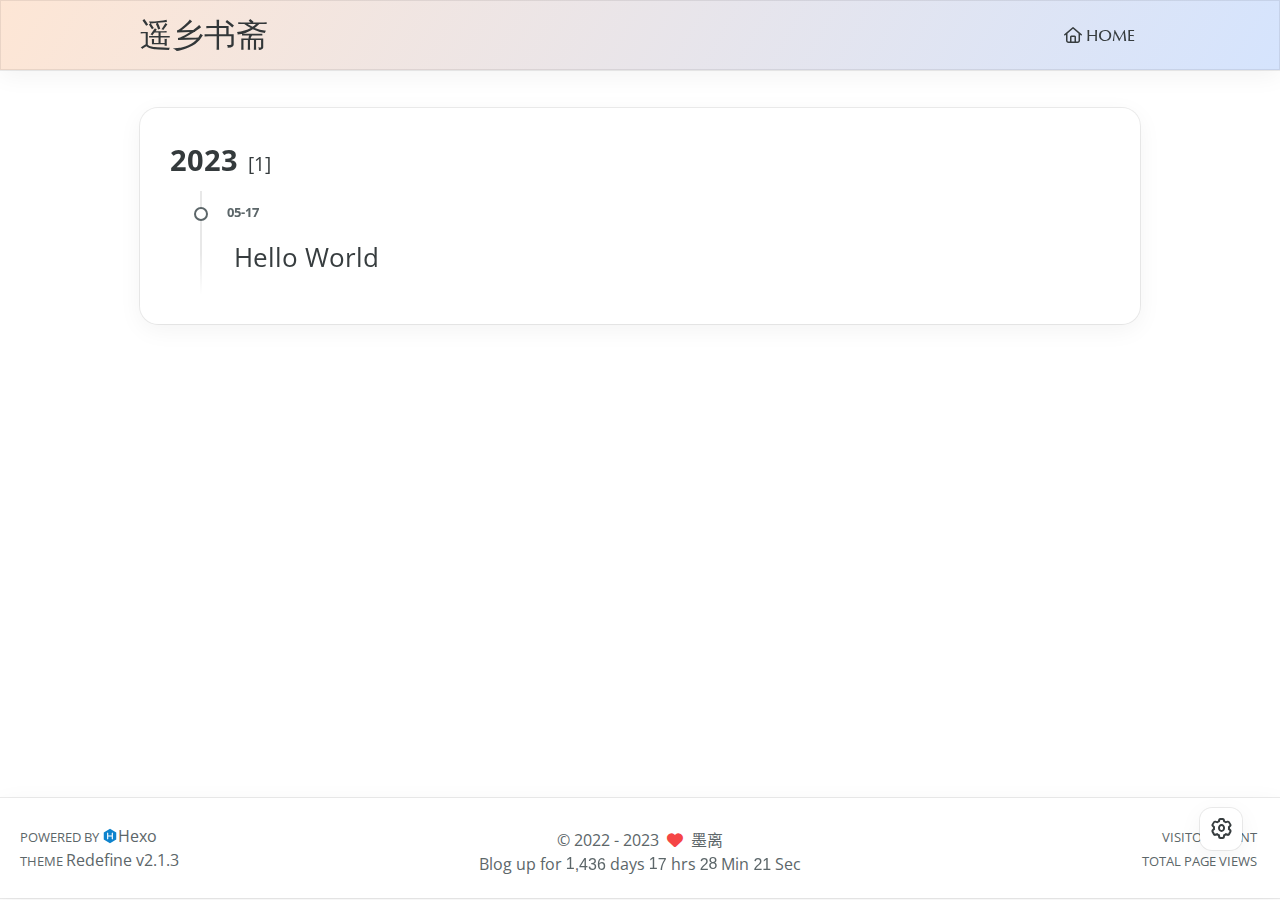
<file: archives/index.html>
<!DOCTYPE html>
<html lang="en">
<head>
    <meta charset="utf-8">
    <meta name="viewport" content="width=device-width, initial-scale=1">
    <meta name="keywords" content="Hexo Theme Redefine">
    
    <meta name="author" content="墨离">
    <!-- preconnect -->
    <link rel="preconnect" href="https://fonts.googleapis.com">
    <link rel="preconnect" href="https://fonts.gstatic.com" crossorigin>
    
    
    <!--- Seo Part-->
    
    <link rel="canonical" href="http://example.com/archives/"/>
    <meta name="robots" content="index,follow">
    <meta name="googlebot" content="index,follow">
    <meta name="revisit-after" content="1 days">
    
        <meta property="og:type" content="website">
<meta property="og:title" content="Hexo">
<meta property="og:url" content="http://example.com/archives/index.html">
<meta property="og:site_name" content="Hexo">
<meta property="og:locale" content="en_US">
<meta property="article:author" content="John Doe">
<meta name="twitter:card" content="summary">
    
    
    <!--- Icon Part-->
    <link rel="icon" type="image/png" href="/images/redefine-favicon.svg" sizes="192x192">
    <link rel="apple-touch-icon" sizes="180x180" href="/images/redefine-favicon.svg">
    <meta name="theme-color" content="#A31F34">
    <link rel="shortcut icon" href="/images/redefine-favicon.svg">
    <!--- Page Info-->
    
    <title>
        
            Archive -
        
        遥乡书斋
    </title>
    
<link rel="stylesheet" href="/css/style.css">

    
<link rel="stylesheet" href="/assets/fonts.css">

    <!--- Font Part-->
    
    
    
        <link href="https://fonts.googleapis.com/css2?family=Noto+Sans+SC:wght@400;500;700&display=swap" rel="stylesheet">
    
    

    <!--- Inject Part-->
    
    <script id="hexo-configurations">
    let Global = window.Global || {};
    Global.hexo_config = {"hostname":"example.com","root":"/","language":"en"};
    Global.theme_config = {"articles":{"style":{"font_size":"16px","line_height":1.5,"image_border_radius":"14px","image_alignment":"center","image_caption":false,"link_icon":true},"word_count":{"enable":true,"count":true,"min2read":true},"author_label":{"enable":true,"auto":false,"list":[""]},"code_block":{"copy":true,"style":"mac","font":{"enable":false,"family":null,"url":null}},"toc":{"enable":true,"max_depth":3,"number":false,"expand":true,"init_open":true},"copyright":true,"lazyload":true,"recommendation":{"enable":false,"title":"推荐阅读","limit":3,"placeholder":"/images/wallhaven-wqery6-light.webp","skip_dirs":[]}},"colors":{"primary":"#A31F34","secondary":null},"global":{"fonts":{"chinese":{"enable":true,"family":"Noto Sans SC","url":"https://fonts.googleapis.com/css2?family=Noto+Sans+SC:wght@400;500;700&display=swap"},"english":{"enable":false,"family":null,"url":null}},"content_max_width":"1000px","sidebar_width":"210px","hover":{"shadow":true,"scale":false},"scroll_progress":{"bar":false,"percentage":true},"busuanzi_counter":{"enable":true,"site_pv":true,"site_uv":true,"post_pv":true},"pjax":true,"open_graph":true,"google_analytics":{"enable":false,"id":null}},"home_banner":{"enable":true,"style":"fixed","image":{"light":"/images/wallhaven-wqery6-light.webp","dark":"/images/wallhaven-wqery6-dark.webp"},"title":"遥乡书斋","subtitle":{"text":["愿您找到自己的归宿"],"hitokoto":{"enable":false,"api":"https://v1.hitokoto.cn"},"typing_speed":100,"backing_speed":80,"starting_delay":500,"backing_delay":1500,"loop":true,"smart_backspace":true},"text_color":{"light":"#002fa7","dark":"#d1d1b6"},"text_style":{"title_size":"2.8rem","subtitle_size":"1.5rem","line_height":1.2},"custom_font":{"enable":false,"family":null,"url":null},"social_links":{"enable":false,"links":{"github":null,"instagram":null,"zhihu":null,"twitter":null,"email":null}}},"plugins":{"feed":{"enable":false},"aplayer":{"enable":false,"type":"fixed","audios":[{"name":null,"artist":null,"url":null,"cover":null}]},"mermaid":{"enable":false,"version":"9.3.0"}},"version":"2.1.3","navbar":{"auto_hide":false,"color":{"left":"#f78736","right":"#367df7","transparency":35},"links":{"Home":{"path":"/","icon":"fa-regular fa-house"}},"search":{"enable":false,"preload":true}},"page_templates":{"friends_column":2,"tags_style":"blur"},"home":{"sidebar":{"enable":true,"position":"left","first_item":"menu","announcement":null,"links":null},"article_date_format":"auto","categories":{"enable":true,"limit":3},"tags":{"enable":true,"limit":3}}};
    Global.language_ago = {"second":"%s seconds ago","minute":"%s minutes ago","hour":"%s hours ago","day":"%s days ago","week":"%s weeks ago","month":"%s months ago","year":"%s years ago"};
  </script>
    
    <!--- Fontawesome Part-->
    
<link rel="stylesheet" href="/fontawesome/fontawesome.min.css">

    
<link rel="stylesheet" href="/fontawesome/brands.min.css">

    
<link rel="stylesheet" href="/fontawesome/solid.min.css">

    
<link rel="stylesheet" href="/fontawesome/regular.min.css">

    
    
    
    
<meta name="generator" content="Hexo 6.3.0"></head>


<body>
<div class="progress-bar-container">
    

    
        <span class="pjax-progress-bar"></span>
        <span class="pjax-progress-icon">
            <i class="fa-solid fa-circle-notch fa-spin"></i>
        </span>
    
</div>


<main class="page-container">

    

    <div class="main-content-container">

        <div class="main-content-header">
            <header class="navbar-container">
    
    <div class="navbar-content">
        <div class="left">
            
            <a class="logo-title" href="/">
                
                遥乡书斋
                
            </a>
        </div>

        <div class="right">
            <!-- PC -->
            <div class="desktop">
                <ul class="navbar-list">
                    
                        
                            <li class="navbar-item">
                                <!-- Menu -->
                                <a class="" 
                                    href="/"  >
                                    
                                        
                                            <i class="fa-regular fa-house"></i>
                                        
                                        HOME
                                    
                                </a>
                                <!-- Submenu -->
                                
                            </li>
                    
                    
                </ul>
            </div>
            <!-- Mobile -->
            <div class="mobile">
                
                <div class="icon-item navbar-bar">
                    <div class="navbar-bar-middle"></div>
                </div>
            </div>
        </div>
    </div>

    <!-- Mobile drawer -->
    <div class="navbar-drawer">
        <ul class="drawer-navbar-list">
            
                
                    <li class="drawer-navbar-item flex-center">
                        <a class="" 
                        href="/"  >
                             
                                
                                    <i class="fa-regular fa-house"></i>
                                
                                HOME
                            
                        </a>
                    </li>
                    <!-- Submenu -->
                    
            

        </ul>
    </div>

    <div class="window-mask"></div>

</header>


        </div>

        <div class="main-content-body">

            

            <div class="main-content">

                
                    <div class="fade-in-down-animation">
    <div class="archive-container ">
        
<div class="archive-list-container">
    
        <section class="archive-item">
            <div class="archive-item-header">
                <span class="archive-year">2023</span>
                <span class="archive-year-post-count">[1]</span>
            </div>
            <ul class="article-list">
              
              <li class="article-item" date-is='05-17'>
                <a href="/2023/05/17/hello-world/">
                  <span class="article-title">Hello World</span>
                </a>
              </li>
              
            </ul>
        </section>
    
</div>

    </div>
</div>

                

            </div>
            
            

        </div>

        <div class="main-content-footer">
            <footer class="footer">
    <div class="info-container">
        <div class="copyright-info">
            &copy;
            
              <span>2022</span>
              -
            
            2023&nbsp;&nbsp;<i class="fa-solid fa-heart fa-beat" style="--fa-animation-duration: 0.5s; color: #f54545"></i>&nbsp;&nbsp;<a href="/">墨离</a>
        </div>
        
            <script async data-pjax src="//busuanzi.ibruce.info/busuanzi/2.3/busuanzi.pure.mini.js"></script>
            <div class="website-count info-item">
                
                    <span id="busuanzi_container_site_uv" class="busuanzi_container_site_uv">
                        VISITOR COUNT&nbsp;<span id="busuanzi_value_site_uv" class="busuanzi_value_site_uv"></span>
                    </span>
                
                
                    <span id="busuanzi_container_site_pv" class="busuanzi_container_site_pv">
                        TOTAL PAGE VIEWS&nbsp;<span id="busuanzi_value_site_pv" class="busuanzi_value_site_pv"></span>
                    </span>
                
            </div>
        
        <div class="theme-info info-item">
            <span class="powered-by-container">POWERED BY <?xml version="1.0" encoding="utf-8"?><!DOCTYPE svg PUBLIC "-//W3C//DTD SVG 1.1//EN" "http://www.w3.org/Graphics/SVG/1.1/DTD/svg11.dtd"><svg version="1.1" id="圖層_1" xmlns="http://www.w3.org/2000/svg" xmlns:xlink="http://www.w3.org/1999/xlink" x="0px" y="0px" width="1rem" height="1rem" viewBox="0 0 512 512" enable-background="new 0 0 512 512" xml:space="preserve"><path fill="#0E83CD" d="M256.4,25.8l-200,115.5L56,371.5l199.6,114.7l200-115.5l0.4-230.2L256.4,25.8z M349,354.6l-18.4,10.7l-18.6-11V275H200v79.6l-18.4,10.7l-18.6-11v-197l18.5-10.6l18.5,10.8V237h112v-79.6l18.5-10.6l18.5,10.8V354.6z"/></svg><a target="_blank" href="https://hexo.io">Hexo</a></span>
                <br>
            <span class="theme-version-container">THEME&nbsp;<a class="theme-version" target="_blank" href="https://github.com/EvanNotFound/hexo-theme-redefine">Redefine v2.1.3</a>
        </div>
        
        
        
            <div id="start_div" style="display:none">
                2022/8/17 11:45:14
            </div>
            <div>
                Blog up for <span class="odometer" id="runtime_days" ></span> days <span class="odometer" id="runtime_hours"></span> hrs <span class="odometer" id="runtime_minutes"></span> Min <span class="odometer" id="runtime_seconds"></span> Sec
            </div>
        
        
        
            <script async data-pjax>
                try {
                    function odometer_init() {
                    const elements = document.querySelectorAll('.odometer');
                    elements.forEach(el => {
                        new Odometer({
                            el,
                            format: '( ddd).dd',
                            duration: 200
                        });
                    });
                    }
                    odometer_init();
                } catch (error) {}
            </script>
        
        
        
    </div>  
</footer>
        </div>
    </div>

    

    <div class="right-side-tools-container">
        <div class="side-tools-container">
    <ul class="hidden-tools-list">
        <li class="right-bottom-tools tool-font-adjust-plus flex-center">
            <i class="fa-regular fa-magnifying-glass-plus"></i>
        </li>

        <li class="right-bottom-tools tool-font-adjust-minus flex-center">
            <i class="fa-regular fa-magnifying-glass-minus"></i>
        </li>

        <li class="right-bottom-tools tool-expand-width flex-center">
            <i class="fa-regular fa-expand"></i>
        </li>

        <li class="right-bottom-tools tool-dark-light-toggle flex-center">
            <i class="fa-regular fa-moon"></i>
        </li>

        <!-- rss -->
        

        

        <li class="right-bottom-tools tool-scroll-to-bottom flex-center">
            <i class="fa-regular fa-arrow-down"></i>
        </li>
    </ul>

    <ul class="visible-tools-list">
        <li class="right-bottom-tools toggle-tools-list flex-center">
            <i class="fa-regular fa-cog fa-spin"></i>
        </li>
        
            <li class="right-bottom-tools tool-scroll-to-top flex-center">
                <i class="arrow-up fas fa-arrow-up"></i>
                <span class="percent"></span>
            </li>
        
        
    </ul>
</div>

    </div>

    <div class="image-viewer-container">
    <img src="">
</div>


    


</main>




<script src="/js/utils.js"></script>

<script src="/js/main.js"></script>

<script src="/js/layouts/navbarShrink.js"></script>

<script src="/js/tools/scrollTopBottom.js"></script>

<script src="/js/tools/lightDarkSwitch.js"></script>





    
<script src="/js/tools/codeBlock.js"></script>




    
<script src="/js/layouts/lazyload.js"></script>




    
<script src="/js/tools/runtime.js"></script>

    
<script src="/js/layouts/odometer.min.js"></script>

    
<link rel="stylesheet" href="/assets/odometer-theme-minimal.css">




  
<script src="/js/libs/Typed.min.js"></script>

  
<script src="/js/plugins/typed.js"></script>








<div class="post-scripts pjax">
    
</div>


    
<script src="/js/libs/pjax.min.js"></script>

<script>
    window.addEventListener('DOMContentLoaded', () => {
        window.pjax = new Pjax({
            selectors: [
                'head title',
                '.page-container',
                '.pjax',
            ],
            history: true,
            debug: false,
            cacheBust: false,
            timeout: 0,
            analytics: false,
            currentUrlFullReload: false,
            scrollRestoration: false,
            // scrollTo: true,
        });

        document.addEventListener('pjax:send', () => {
            Global.utils.pjaxProgressBarStart();
        });

        document.addEventListener('pjax:complete', () => {
            Global.utils.pjaxProgressBarEnd();
            window.pjax.executeScripts(document.querySelectorAll('script[data-pjax], .pjax script'));
            Global.refresh();
        });
    });
</script>




</body>
</html>
</file>
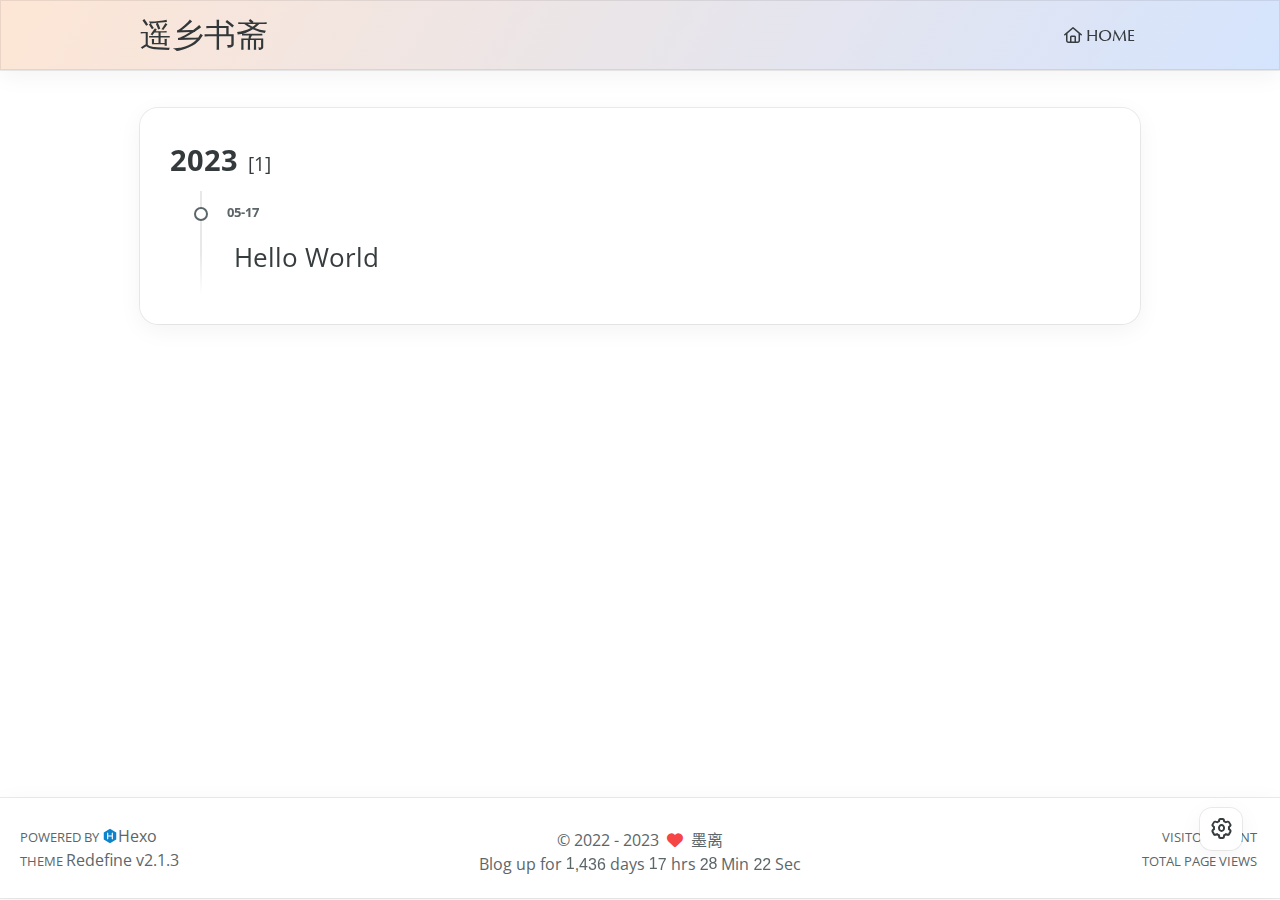
<file: archives/2023/index.html>
<!DOCTYPE html>
<html lang="en">
<head>
    <meta charset="utf-8">
    <meta name="viewport" content="width=device-width, initial-scale=1">
    <meta name="keywords" content="Hexo Theme Redefine">
    
    <meta name="author" content="墨离">
    <!-- preconnect -->
    <link rel="preconnect" href="https://fonts.googleapis.com">
    <link rel="preconnect" href="https://fonts.gstatic.com" crossorigin>
    
    
    <!--- Seo Part-->
    
    <link rel="canonical" href="http://example.com/archives/2023/"/>
    <meta name="robots" content="index,follow">
    <meta name="googlebot" content="index,follow">
    <meta name="revisit-after" content="1 days">
    
        <meta property="og:type" content="website">
<meta property="og:title" content="Hexo">
<meta property="og:url" content="http://example.com/archives/2023/index.html">
<meta property="og:site_name" content="Hexo">
<meta property="og:locale" content="en_US">
<meta property="article:author" content="John Doe">
<meta name="twitter:card" content="summary">
    
    
    <!--- Icon Part-->
    <link rel="icon" type="image/png" href="/images/redefine-favicon.svg" sizes="192x192">
    <link rel="apple-touch-icon" sizes="180x180" href="/images/redefine-favicon.svg">
    <meta name="theme-color" content="#A31F34">
    <link rel="shortcut icon" href="/images/redefine-favicon.svg">
    <!--- Page Info-->
    
    <title>
        
            Archive: 2023 -
        
        遥乡书斋
    </title>
    
<link rel="stylesheet" href="/css/style.css">

    
<link rel="stylesheet" href="/assets/fonts.css">

    <!--- Font Part-->
    
    
    
        <link href="https://fonts.googleapis.com/css2?family=Noto+Sans+SC:wght@400;500;700&display=swap" rel="stylesheet">
    
    

    <!--- Inject Part-->
    
    <script id="hexo-configurations">
    let Global = window.Global || {};
    Global.hexo_config = {"hostname":"example.com","root":"/","language":"en"};
    Global.theme_config = {"articles":{"style":{"font_size":"16px","line_height":1.5,"image_border_radius":"14px","image_alignment":"center","image_caption":false,"link_icon":true},"word_count":{"enable":true,"count":true,"min2read":true},"author_label":{"enable":true,"auto":false,"list":[""]},"code_block":{"copy":true,"style":"mac","font":{"enable":false,"family":null,"url":null}},"toc":{"enable":true,"max_depth":3,"number":false,"expand":true,"init_open":true},"copyright":true,"lazyload":true,"recommendation":{"enable":false,"title":"推荐阅读","limit":3,"placeholder":"/images/wallhaven-wqery6-light.webp","skip_dirs":[]}},"colors":{"primary":"#A31F34","secondary":null},"global":{"fonts":{"chinese":{"enable":true,"family":"Noto Sans SC","url":"https://fonts.googleapis.com/css2?family=Noto+Sans+SC:wght@400;500;700&display=swap"},"english":{"enable":false,"family":null,"url":null}},"content_max_width":"1000px","sidebar_width":"210px","hover":{"shadow":true,"scale":false},"scroll_progress":{"bar":false,"percentage":true},"busuanzi_counter":{"enable":true,"site_pv":true,"site_uv":true,"post_pv":true},"pjax":true,"open_graph":true,"google_analytics":{"enable":false,"id":null}},"home_banner":{"enable":true,"style":"fixed","image":{"light":"/images/wallhaven-wqery6-light.webp","dark":"/images/wallhaven-wqery6-dark.webp"},"title":"遥乡书斋","subtitle":{"text":["愿您找到自己的归宿"],"hitokoto":{"enable":false,"api":"https://v1.hitokoto.cn"},"typing_speed":100,"backing_speed":80,"starting_delay":500,"backing_delay":1500,"loop":true,"smart_backspace":true},"text_color":{"light":"#002fa7","dark":"#d1d1b6"},"text_style":{"title_size":"2.8rem","subtitle_size":"1.5rem","line_height":1.2},"custom_font":{"enable":false,"family":null,"url":null},"social_links":{"enable":false,"links":{"github":null,"instagram":null,"zhihu":null,"twitter":null,"email":null}}},"plugins":{"feed":{"enable":false},"aplayer":{"enable":false,"type":"fixed","audios":[{"name":null,"artist":null,"url":null,"cover":null}]},"mermaid":{"enable":false,"version":"9.3.0"}},"version":"2.1.3","navbar":{"auto_hide":false,"color":{"left":"#f78736","right":"#367df7","transparency":35},"links":{"Home":{"path":"/","icon":"fa-regular fa-house"}},"search":{"enable":false,"preload":true}},"page_templates":{"friends_column":2,"tags_style":"blur"},"home":{"sidebar":{"enable":true,"position":"left","first_item":"menu","announcement":null,"links":null},"article_date_format":"auto","categories":{"enable":true,"limit":3},"tags":{"enable":true,"limit":3}}};
    Global.language_ago = {"second":"%s seconds ago","minute":"%s minutes ago","hour":"%s hours ago","day":"%s days ago","week":"%s weeks ago","month":"%s months ago","year":"%s years ago"};
  </script>
    
    <!--- Fontawesome Part-->
    
<link rel="stylesheet" href="/fontawesome/fontawesome.min.css">

    
<link rel="stylesheet" href="/fontawesome/brands.min.css">

    
<link rel="stylesheet" href="/fontawesome/solid.min.css">

    
<link rel="stylesheet" href="/fontawesome/regular.min.css">

    
    
    
    
<meta name="generator" content="Hexo 6.3.0"></head>


<body>
<div class="progress-bar-container">
    

    
        <span class="pjax-progress-bar"></span>
        <span class="pjax-progress-icon">
            <i class="fa-solid fa-circle-notch fa-spin"></i>
        </span>
    
</div>


<main class="page-container">

    

    <div class="main-content-container">

        <div class="main-content-header">
            <header class="navbar-container">
    
    <div class="navbar-content">
        <div class="left">
            
            <a class="logo-title" href="/">
                
                遥乡书斋
                
            </a>
        </div>

        <div class="right">
            <!-- PC -->
            <div class="desktop">
                <ul class="navbar-list">
                    
                        
                            <li class="navbar-item">
                                <!-- Menu -->
                                <a class="" 
                                    href="/"  >
                                    
                                        
                                            <i class="fa-regular fa-house"></i>
                                        
                                        HOME
                                    
                                </a>
                                <!-- Submenu -->
                                
                            </li>
                    
                    
                </ul>
            </div>
            <!-- Mobile -->
            <div class="mobile">
                
                <div class="icon-item navbar-bar">
                    <div class="navbar-bar-middle"></div>
                </div>
            </div>
        </div>
    </div>

    <!-- Mobile drawer -->
    <div class="navbar-drawer">
        <ul class="drawer-navbar-list">
            
                
                    <li class="drawer-navbar-item flex-center">
                        <a class="" 
                        href="/"  >
                             
                                
                                    <i class="fa-regular fa-house"></i>
                                
                                HOME
                            
                        </a>
                    </li>
                    <!-- Submenu -->
                    
            

        </ul>
    </div>

    <div class="window-mask"></div>

</header>


        </div>

        <div class="main-content-body">

            

            <div class="main-content">

                
                    <div class="fade-in-down-animation">
    <div class="archive-container ">
        
<div class="archive-list-container">
    
        <section class="archive-item">
            <div class="archive-item-header">
                <span class="archive-year">2023</span>
                <span class="archive-year-post-count">[1]</span>
            </div>
            <ul class="article-list">
              
              <li class="article-item" date-is='05-17'>
                <a href="/2023/05/17/hello-world/">
                  <span class="article-title">Hello World</span>
                </a>
              </li>
              
            </ul>
        </section>
    
</div>

    </div>
</div>

                

            </div>
            
            

        </div>

        <div class="main-content-footer">
            <footer class="footer">
    <div class="info-container">
        <div class="copyright-info">
            &copy;
            
              <span>2022</span>
              -
            
            2023&nbsp;&nbsp;<i class="fa-solid fa-heart fa-beat" style="--fa-animation-duration: 0.5s; color: #f54545"></i>&nbsp;&nbsp;<a href="/">墨离</a>
        </div>
        
            <script async data-pjax src="//busuanzi.ibruce.info/busuanzi/2.3/busuanzi.pure.mini.js"></script>
            <div class="website-count info-item">
                
                    <span id="busuanzi_container_site_uv" class="busuanzi_container_site_uv">
                        VISITOR COUNT&nbsp;<span id="busuanzi_value_site_uv" class="busuanzi_value_site_uv"></span>
                    </span>
                
                
                    <span id="busuanzi_container_site_pv" class="busuanzi_container_site_pv">
                        TOTAL PAGE VIEWS&nbsp;<span id="busuanzi_value_site_pv" class="busuanzi_value_site_pv"></span>
                    </span>
                
            </div>
        
        <div class="theme-info info-item">
            <span class="powered-by-container">POWERED BY <?xml version="1.0" encoding="utf-8"?><!DOCTYPE svg PUBLIC "-//W3C//DTD SVG 1.1//EN" "http://www.w3.org/Graphics/SVG/1.1/DTD/svg11.dtd"><svg version="1.1" id="圖層_1" xmlns="http://www.w3.org/2000/svg" xmlns:xlink="http://www.w3.org/1999/xlink" x="0px" y="0px" width="1rem" height="1rem" viewBox="0 0 512 512" enable-background="new 0 0 512 512" xml:space="preserve"><path fill="#0E83CD" d="M256.4,25.8l-200,115.5L56,371.5l199.6,114.7l200-115.5l0.4-230.2L256.4,25.8z M349,354.6l-18.4,10.7l-18.6-11V275H200v79.6l-18.4,10.7l-18.6-11v-197l18.5-10.6l18.5,10.8V237h112v-79.6l18.5-10.6l18.5,10.8V354.6z"/></svg><a target="_blank" href="https://hexo.io">Hexo</a></span>
                <br>
            <span class="theme-version-container">THEME&nbsp;<a class="theme-version" target="_blank" href="https://github.com/EvanNotFound/hexo-theme-redefine">Redefine v2.1.3</a>
        </div>
        
        
        
            <div id="start_div" style="display:none">
                2022/8/17 11:45:14
            </div>
            <div>
                Blog up for <span class="odometer" id="runtime_days" ></span> days <span class="odometer" id="runtime_hours"></span> hrs <span class="odometer" id="runtime_minutes"></span> Min <span class="odometer" id="runtime_seconds"></span> Sec
            </div>
        
        
        
            <script async data-pjax>
                try {
                    function odometer_init() {
                    const elements = document.querySelectorAll('.odometer');
                    elements.forEach(el => {
                        new Odometer({
                            el,
                            format: '( ddd).dd',
                            duration: 200
                        });
                    });
                    }
                    odometer_init();
                } catch (error) {}
            </script>
        
        
        
    </div>  
</footer>
        </div>
    </div>

    

    <div class="right-side-tools-container">
        <div class="side-tools-container">
    <ul class="hidden-tools-list">
        <li class="right-bottom-tools tool-font-adjust-plus flex-center">
            <i class="fa-regular fa-magnifying-glass-plus"></i>
        </li>

        <li class="right-bottom-tools tool-font-adjust-minus flex-center">
            <i class="fa-regular fa-magnifying-glass-minus"></i>
        </li>

        <li class="right-bottom-tools tool-expand-width flex-center">
            <i class="fa-regular fa-expand"></i>
        </li>

        <li class="right-bottom-tools tool-dark-light-toggle flex-center">
            <i class="fa-regular fa-moon"></i>
        </li>

        <!-- rss -->
        

        

        <li class="right-bottom-tools tool-scroll-to-bottom flex-center">
            <i class="fa-regular fa-arrow-down"></i>
        </li>
    </ul>

    <ul class="visible-tools-list">
        <li class="right-bottom-tools toggle-tools-list flex-center">
            <i class="fa-regular fa-cog fa-spin"></i>
        </li>
        
            <li class="right-bottom-tools tool-scroll-to-top flex-center">
                <i class="arrow-up fas fa-arrow-up"></i>
                <span class="percent"></span>
            </li>
        
        
    </ul>
</div>

    </div>

    <div class="image-viewer-container">
    <img src="">
</div>


    


</main>




<script src="/js/utils.js"></script>

<script src="/js/main.js"></script>

<script src="/js/layouts/navbarShrink.js"></script>

<script src="/js/tools/scrollTopBottom.js"></script>

<script src="/js/tools/lightDarkSwitch.js"></script>





    
<script src="/js/tools/codeBlock.js"></script>




    
<script src="/js/layouts/lazyload.js"></script>




    
<script src="/js/tools/runtime.js"></script>

    
<script src="/js/layouts/odometer.min.js"></script>

    
<link rel="stylesheet" href="/assets/odometer-theme-minimal.css">




  
<script src="/js/libs/Typed.min.js"></script>

  
<script src="/js/plugins/typed.js"></script>








<div class="post-scripts pjax">
    
</div>


    
<script src="/js/libs/pjax.min.js"></script>

<script>
    window.addEventListener('DOMContentLoaded', () => {
        window.pjax = new Pjax({
            selectors: [
                'head title',
                '.page-container',
                '.pjax',
            ],
            history: true,
            debug: false,
            cacheBust: false,
            timeout: 0,
            analytics: false,
            currentUrlFullReload: false,
            scrollRestoration: false,
            // scrollTo: true,
        });

        document.addEventListener('pjax:send', () => {
            Global.utils.pjaxProgressBarStart();
        });

        document.addEventListener('pjax:complete', () => {
            Global.utils.pjaxProgressBarEnd();
            window.pjax.executeScripts(document.querySelectorAll('script[data-pjax], .pjax script'));
            Global.refresh();
        });
    });
</script>




</body>
</html>
</file>
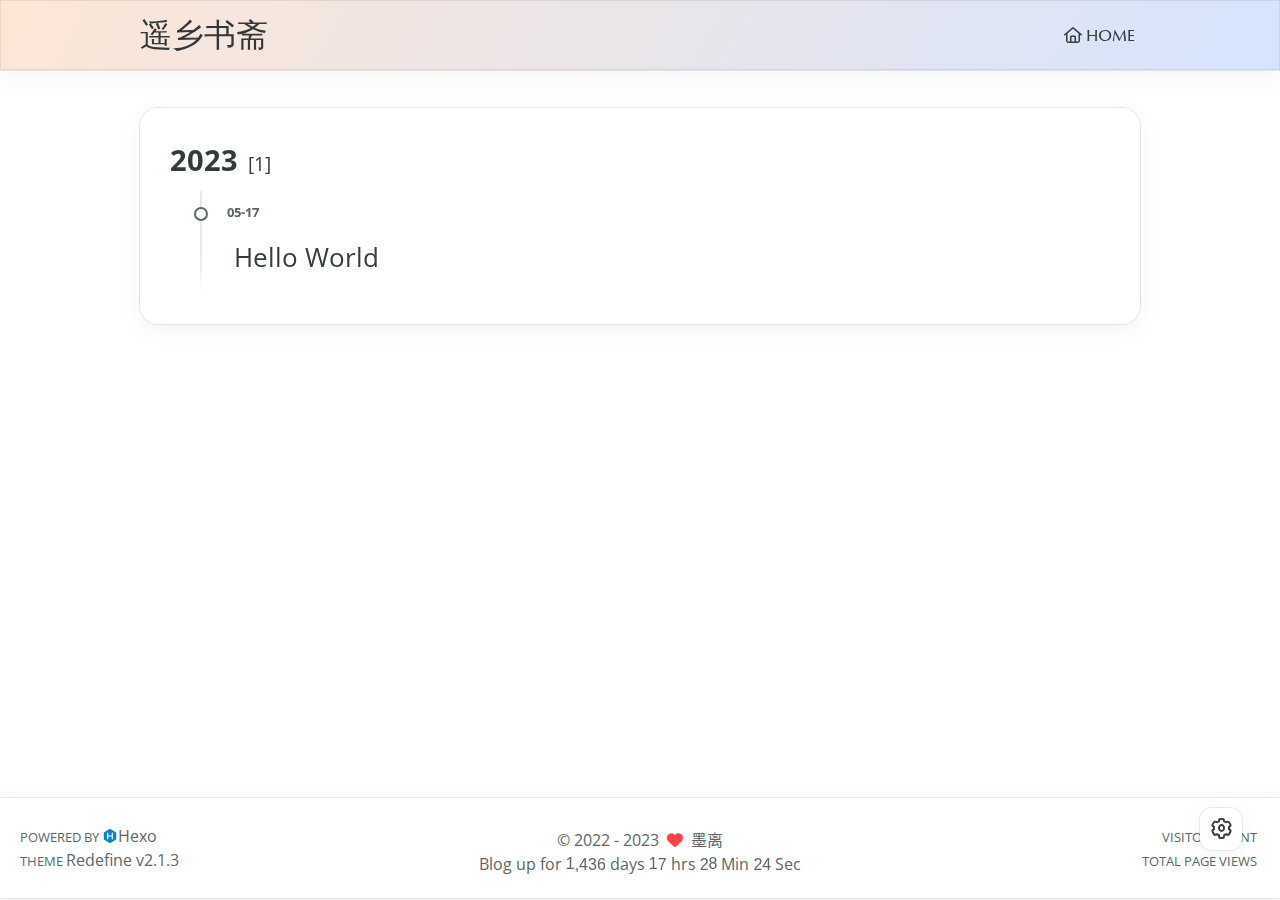
<file: archives/2023/05/index.html>
<!DOCTYPE html>
<html lang="en">
<head>
    <meta charset="utf-8">
    <meta name="viewport" content="width=device-width, initial-scale=1">
    <meta name="keywords" content="Hexo Theme Redefine">
    
    <meta name="author" content="墨离">
    <!-- preconnect -->
    <link rel="preconnect" href="https://fonts.googleapis.com">
    <link rel="preconnect" href="https://fonts.gstatic.com" crossorigin>
    
    
    <!--- Seo Part-->
    
    <link rel="canonical" href="http://example.com/archives/2023/05/"/>
    <meta name="robots" content="index,follow">
    <meta name="googlebot" content="index,follow">
    <meta name="revisit-after" content="1 days">
    
        <meta property="og:type" content="website">
<meta property="og:title" content="Hexo">
<meta property="og:url" content="http://example.com/archives/2023/05/index.html">
<meta property="og:site_name" content="Hexo">
<meta property="og:locale" content="en_US">
<meta property="article:author" content="John Doe">
<meta name="twitter:card" content="summary">
    
    
    <!--- Icon Part-->
    <link rel="icon" type="image/png" href="/images/redefine-favicon.svg" sizes="192x192">
    <link rel="apple-touch-icon" sizes="180x180" href="/images/redefine-favicon.svg">
    <meta name="theme-color" content="#A31F34">
    <link rel="shortcut icon" href="/images/redefine-favicon.svg">
    <!--- Page Info-->
    
    <title>
        
            Archive: 2023/5 -
        
        遥乡书斋
    </title>
    
<link rel="stylesheet" href="/css/style.css">

    
<link rel="stylesheet" href="/assets/fonts.css">

    <!--- Font Part-->
    
    
    
        <link href="https://fonts.googleapis.com/css2?family=Noto+Sans+SC:wght@400;500;700&display=swap" rel="stylesheet">
    
    

    <!--- Inject Part-->
    
    <script id="hexo-configurations">
    let Global = window.Global || {};
    Global.hexo_config = {"hostname":"example.com","root":"/","language":"en"};
    Global.theme_config = {"articles":{"style":{"font_size":"16px","line_height":1.5,"image_border_radius":"14px","image_alignment":"center","image_caption":false,"link_icon":true},"word_count":{"enable":true,"count":true,"min2read":true},"author_label":{"enable":true,"auto":false,"list":[""]},"code_block":{"copy":true,"style":"mac","font":{"enable":false,"family":null,"url":null}},"toc":{"enable":true,"max_depth":3,"number":false,"expand":true,"init_open":true},"copyright":true,"lazyload":true,"recommendation":{"enable":false,"title":"推荐阅读","limit":3,"placeholder":"/images/wallhaven-wqery6-light.webp","skip_dirs":[]}},"colors":{"primary":"#A31F34","secondary":null},"global":{"fonts":{"chinese":{"enable":true,"family":"Noto Sans SC","url":"https://fonts.googleapis.com/css2?family=Noto+Sans+SC:wght@400;500;700&display=swap"},"english":{"enable":false,"family":null,"url":null}},"content_max_width":"1000px","sidebar_width":"210px","hover":{"shadow":true,"scale":false},"scroll_progress":{"bar":false,"percentage":true},"busuanzi_counter":{"enable":true,"site_pv":true,"site_uv":true,"post_pv":true},"pjax":true,"open_graph":true,"google_analytics":{"enable":false,"id":null}},"home_banner":{"enable":true,"style":"fixed","image":{"light":"/images/wallhaven-wqery6-light.webp","dark":"/images/wallhaven-wqery6-dark.webp"},"title":"遥乡书斋","subtitle":{"text":["愿您找到自己的归宿"],"hitokoto":{"enable":false,"api":"https://v1.hitokoto.cn"},"typing_speed":100,"backing_speed":80,"starting_delay":500,"backing_delay":1500,"loop":true,"smart_backspace":true},"text_color":{"light":"#002fa7","dark":"#d1d1b6"},"text_style":{"title_size":"2.8rem","subtitle_size":"1.5rem","line_height":1.2},"custom_font":{"enable":false,"family":null,"url":null},"social_links":{"enable":false,"links":{"github":null,"instagram":null,"zhihu":null,"twitter":null,"email":null}}},"plugins":{"feed":{"enable":false},"aplayer":{"enable":false,"type":"fixed","audios":[{"name":null,"artist":null,"url":null,"cover":null}]},"mermaid":{"enable":false,"version":"9.3.0"}},"version":"2.1.3","navbar":{"auto_hide":false,"color":{"left":"#f78736","right":"#367df7","transparency":35},"links":{"Home":{"path":"/","icon":"fa-regular fa-house"}},"search":{"enable":false,"preload":true}},"page_templates":{"friends_column":2,"tags_style":"blur"},"home":{"sidebar":{"enable":true,"position":"left","first_item":"menu","announcement":null,"links":null},"article_date_format":"auto","categories":{"enable":true,"limit":3},"tags":{"enable":true,"limit":3}}};
    Global.language_ago = {"second":"%s seconds ago","minute":"%s minutes ago","hour":"%s hours ago","day":"%s days ago","week":"%s weeks ago","month":"%s months ago","year":"%s years ago"};
  </script>
    
    <!--- Fontawesome Part-->
    
<link rel="stylesheet" href="/fontawesome/fontawesome.min.css">

    
<link rel="stylesheet" href="/fontawesome/brands.min.css">

    
<link rel="stylesheet" href="/fontawesome/solid.min.css">

    
<link rel="stylesheet" href="/fontawesome/regular.min.css">

    
    
    
    
<meta name="generator" content="Hexo 6.3.0"></head>


<body>
<div class="progress-bar-container">
    

    
        <span class="pjax-progress-bar"></span>
        <span class="pjax-progress-icon">
            <i class="fa-solid fa-circle-notch fa-spin"></i>
        </span>
    
</div>


<main class="page-container">

    

    <div class="main-content-container">

        <div class="main-content-header">
            <header class="navbar-container">
    
    <div class="navbar-content">
        <div class="left">
            
            <a class="logo-title" href="/">
                
                遥乡书斋
                
            </a>
        </div>

        <div class="right">
            <!-- PC -->
            <div class="desktop">
                <ul class="navbar-list">
                    
                        
                            <li class="navbar-item">
                                <!-- Menu -->
                                <a class="" 
                                    href="/"  >
                                    
                                        
                                            <i class="fa-regular fa-house"></i>
                                        
                                        HOME
                                    
                                </a>
                                <!-- Submenu -->
                                
                            </li>
                    
                    
                </ul>
            </div>
            <!-- Mobile -->
            <div class="mobile">
                
                <div class="icon-item navbar-bar">
                    <div class="navbar-bar-middle"></div>
                </div>
            </div>
        </div>
    </div>

    <!-- Mobile drawer -->
    <div class="navbar-drawer">
        <ul class="drawer-navbar-list">
            
                
                    <li class="drawer-navbar-item flex-center">
                        <a class="" 
                        href="/"  >
                             
                                
                                    <i class="fa-regular fa-house"></i>
                                
                                HOME
                            
                        </a>
                    </li>
                    <!-- Submenu -->
                    
            

        </ul>
    </div>

    <div class="window-mask"></div>

</header>


        </div>

        <div class="main-content-body">

            

            <div class="main-content">

                
                    <div class="fade-in-down-animation">
    <div class="archive-container ">
        
<div class="archive-list-container">
    
        <section class="archive-item">
            <div class="archive-item-header">
                <span class="archive-year">2023</span>
                <span class="archive-year-post-count">[1]</span>
            </div>
            <ul class="article-list">
              
              <li class="article-item" date-is='05-17'>
                <a href="/2023/05/17/hello-world/">
                  <span class="article-title">Hello World</span>
                </a>
              </li>
              
            </ul>
        </section>
    
</div>

    </div>
</div>

                

            </div>
            
            

        </div>

        <div class="main-content-footer">
            <footer class="footer">
    <div class="info-container">
        <div class="copyright-info">
            &copy;
            
              <span>2022</span>
              -
            
            2023&nbsp;&nbsp;<i class="fa-solid fa-heart fa-beat" style="--fa-animation-duration: 0.5s; color: #f54545"></i>&nbsp;&nbsp;<a href="/">墨离</a>
        </div>
        
            <script async data-pjax src="//busuanzi.ibruce.info/busuanzi/2.3/busuanzi.pure.mini.js"></script>
            <div class="website-count info-item">
                
                    <span id="busuanzi_container_site_uv" class="busuanzi_container_site_uv">
                        VISITOR COUNT&nbsp;<span id="busuanzi_value_site_uv" class="busuanzi_value_site_uv"></span>
                    </span>
                
                
                    <span id="busuanzi_container_site_pv" class="busuanzi_container_site_pv">
                        TOTAL PAGE VIEWS&nbsp;<span id="busuanzi_value_site_pv" class="busuanzi_value_site_pv"></span>
                    </span>
                
            </div>
        
        <div class="theme-info info-item">
            <span class="powered-by-container">POWERED BY <?xml version="1.0" encoding="utf-8"?><!DOCTYPE svg PUBLIC "-//W3C//DTD SVG 1.1//EN" "http://www.w3.org/Graphics/SVG/1.1/DTD/svg11.dtd"><svg version="1.1" id="圖層_1" xmlns="http://www.w3.org/2000/svg" xmlns:xlink="http://www.w3.org/1999/xlink" x="0px" y="0px" width="1rem" height="1rem" viewBox="0 0 512 512" enable-background="new 0 0 512 512" xml:space="preserve"><path fill="#0E83CD" d="M256.4,25.8l-200,115.5L56,371.5l199.6,114.7l200-115.5l0.4-230.2L256.4,25.8z M349,354.6l-18.4,10.7l-18.6-11V275H200v79.6l-18.4,10.7l-18.6-11v-197l18.5-10.6l18.5,10.8V237h112v-79.6l18.5-10.6l18.5,10.8V354.6z"/></svg><a target="_blank" href="https://hexo.io">Hexo</a></span>
                <br>
            <span class="theme-version-container">THEME&nbsp;<a class="theme-version" target="_blank" href="https://github.com/EvanNotFound/hexo-theme-redefine">Redefine v2.1.3</a>
        </div>
        
        
        
            <div id="start_div" style="display:none">
                2022/8/17 11:45:14
            </div>
            <div>
                Blog up for <span class="odometer" id="runtime_days" ></span> days <span class="odometer" id="runtime_hours"></span> hrs <span class="odometer" id="runtime_minutes"></span> Min <span class="odometer" id="runtime_seconds"></span> Sec
            </div>
        
        
        
            <script async data-pjax>
                try {
                    function odometer_init() {
                    const elements = document.querySelectorAll('.odometer');
                    elements.forEach(el => {
                        new Odometer({
                            el,
                            format: '( ddd).dd',
                            duration: 200
                        });
                    });
                    }
                    odometer_init();
                } catch (error) {}
            </script>
        
        
        
    </div>  
</footer>
        </div>
    </div>

    

    <div class="right-side-tools-container">
        <div class="side-tools-container">
    <ul class="hidden-tools-list">
        <li class="right-bottom-tools tool-font-adjust-plus flex-center">
            <i class="fa-regular fa-magnifying-glass-plus"></i>
        </li>

        <li class="right-bottom-tools tool-font-adjust-minus flex-center">
            <i class="fa-regular fa-magnifying-glass-minus"></i>
        </li>

        <li class="right-bottom-tools tool-expand-width flex-center">
            <i class="fa-regular fa-expand"></i>
        </li>

        <li class="right-bottom-tools tool-dark-light-toggle flex-center">
            <i class="fa-regular fa-moon"></i>
        </li>

        <!-- rss -->
        

        

        <li class="right-bottom-tools tool-scroll-to-bottom flex-center">
            <i class="fa-regular fa-arrow-down"></i>
        </li>
    </ul>

    <ul class="visible-tools-list">
        <li class="right-bottom-tools toggle-tools-list flex-center">
            <i class="fa-regular fa-cog fa-spin"></i>
        </li>
        
            <li class="right-bottom-tools tool-scroll-to-top flex-center">
                <i class="arrow-up fas fa-arrow-up"></i>
                <span class="percent"></span>
            </li>
        
        
    </ul>
</div>

    </div>

    <div class="image-viewer-container">
    <img src="">
</div>


    


</main>




<script src="/js/utils.js"></script>

<script src="/js/main.js"></script>

<script src="/js/layouts/navbarShrink.js"></script>

<script src="/js/tools/scrollTopBottom.js"></script>

<script src="/js/tools/lightDarkSwitch.js"></script>





    
<script src="/js/tools/codeBlock.js"></script>




    
<script src="/js/layouts/lazyload.js"></script>




    
<script src="/js/tools/runtime.js"></script>

    
<script src="/js/layouts/odometer.min.js"></script>

    
<link rel="stylesheet" href="/assets/odometer-theme-minimal.css">




  
<script src="/js/libs/Typed.min.js"></script>

  
<script src="/js/plugins/typed.js"></script>








<div class="post-scripts pjax">
    
</div>


    
<script src="/js/libs/pjax.min.js"></script>

<script>
    window.addEventListener('DOMContentLoaded', () => {
        window.pjax = new Pjax({
            selectors: [
                'head title',
                '.page-container',
                '.pjax',
            ],
            history: true,
            debug: false,
            cacheBust: false,
            timeout: 0,
            analytics: false,
            currentUrlFullReload: false,
            scrollRestoration: false,
            // scrollTo: true,
        });

        document.addEventListener('pjax:send', () => {
            Global.utils.pjaxProgressBarStart();
        });

        document.addEventListener('pjax:complete', () => {
            Global.utils.pjaxProgressBarEnd();
            window.pjax.executeScripts(document.querySelectorAll('script[data-pjax], .pjax script'));
            Global.refresh();
        });
    });
</script>




</body>
</html>
</file>
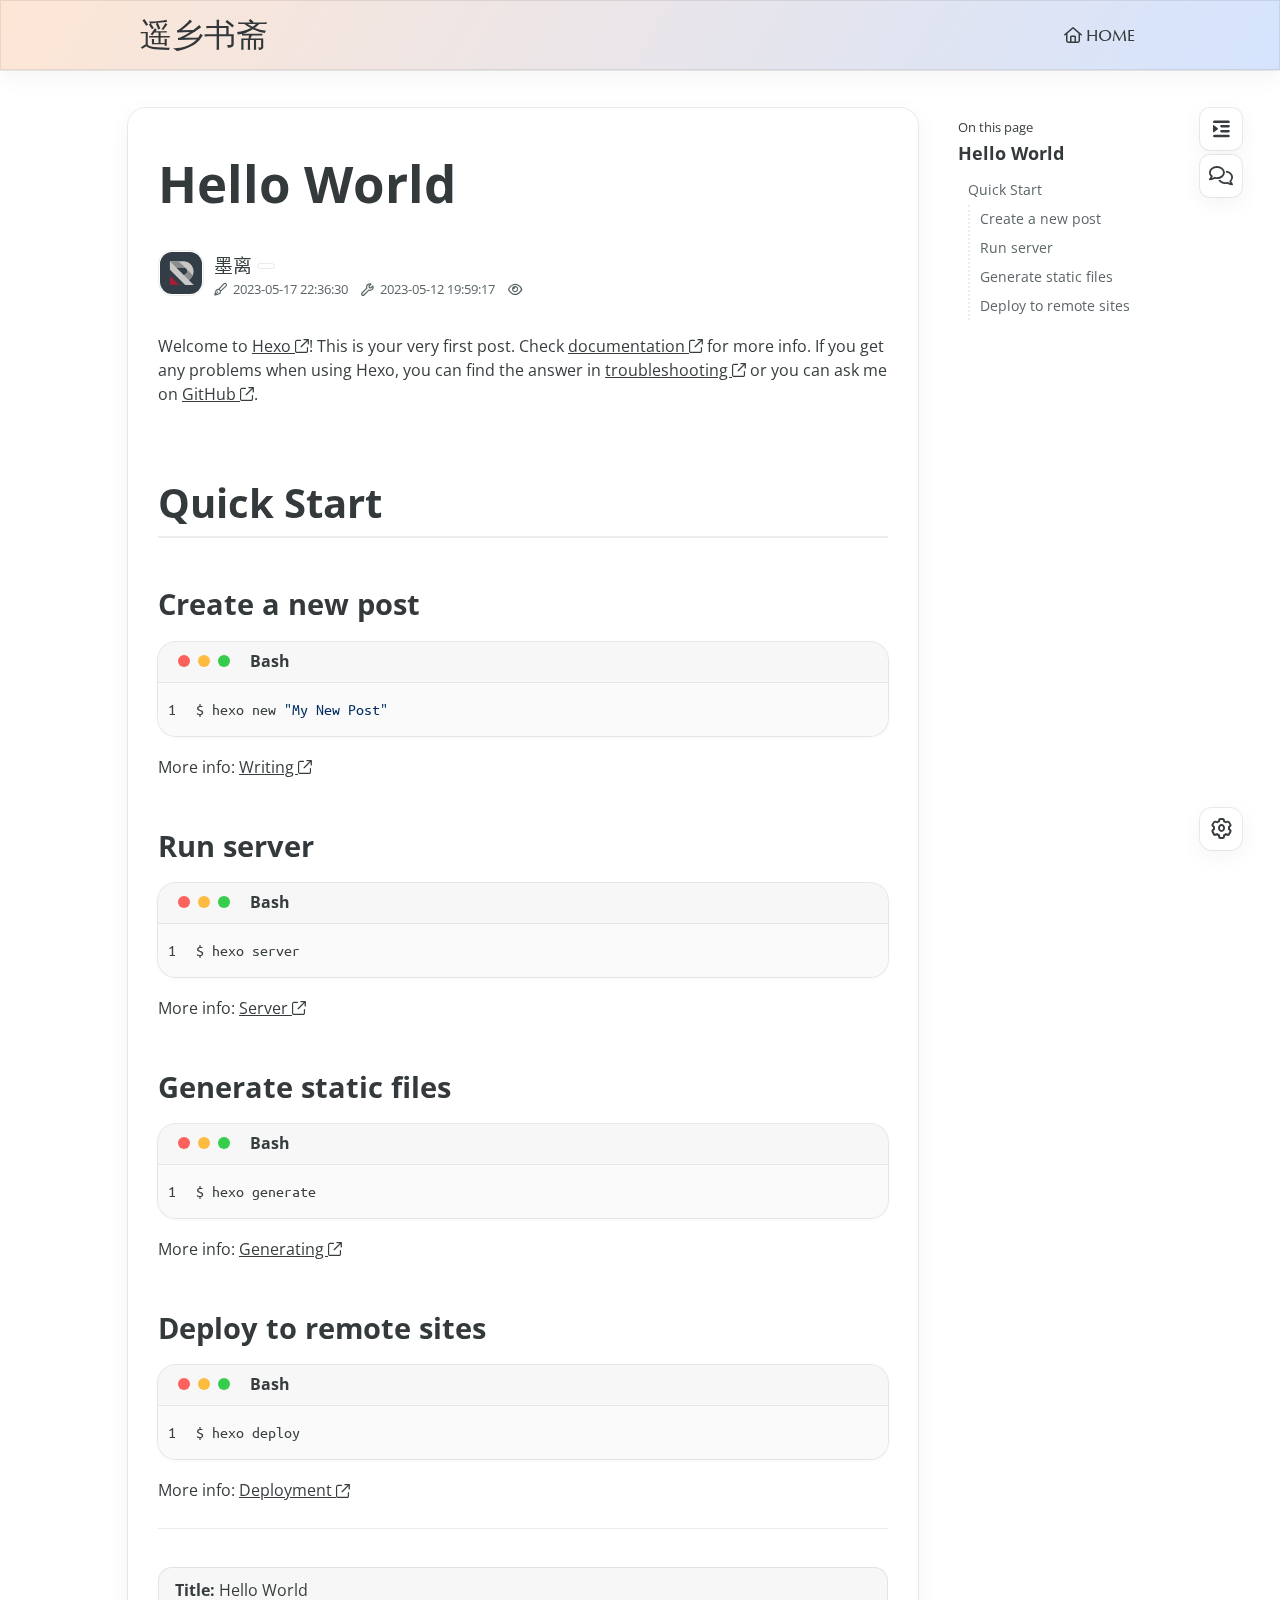
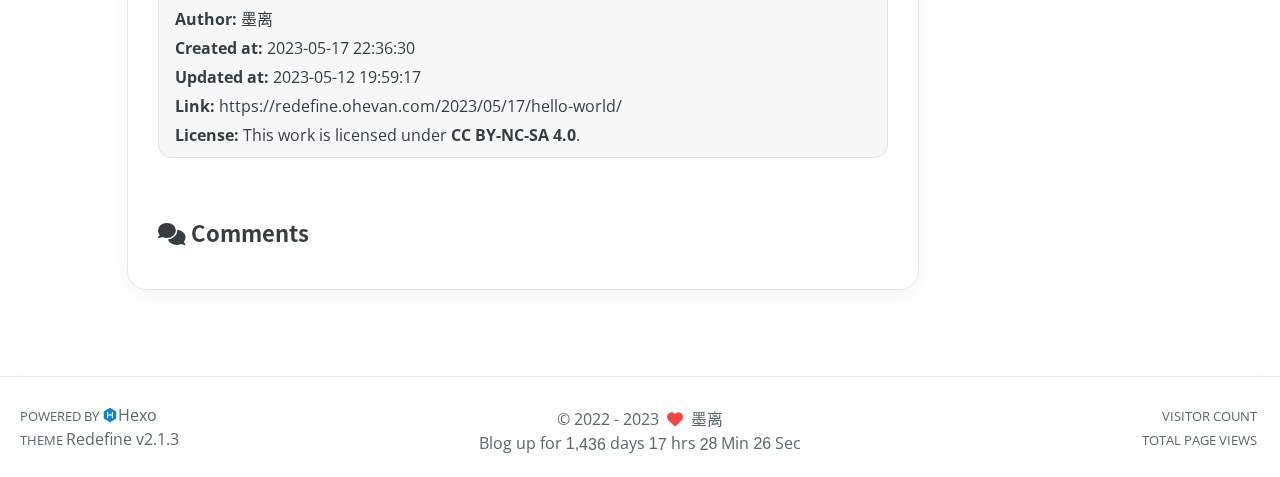
<file: 2023/05/17/hello-world/index.html>
<!DOCTYPE html>
<html lang="en">
<head>
    <meta charset="utf-8">
    <meta name="viewport" content="width=device-width, initial-scale=1">
    <meta name="keywords" content="Hexo Theme Redefine">
    
    <meta name="author" content="墨离">
    <!-- preconnect -->
    <link rel="preconnect" href="https://fonts.googleapis.com">
    <link rel="preconnect" href="https://fonts.gstatic.com" crossorigin>
    
    
    <!--- Seo Part-->
    
    <link rel="canonical" href="http://example.com/2023/05/17/hello-world/"/>
    <meta name="robots" content="index,follow">
    <meta name="googlebot" content="index,follow">
    <meta name="revisit-after" content="1 days">
    
        <meta name="description" content="Welcome to Hexo ! This is your very first post. Check documentation  for more info. If you get any problems when using Hexo, you can find the answer in troubleshooting  or you can ask me on GitHub . Q">
<meta property="og:type" content="article">
<meta property="og:title" content="Hello World">
<meta property="og:url" content="http://example.com/2023/05/17/hello-world/index.html">
<meta property="og:site_name" content="Hexo">
<meta property="og:description" content="Welcome to Hexo ! This is your very first post. Check documentation  for more info. If you get any problems when using Hexo, you can find the answer in troubleshooting  or you can ask me on GitHub . Q">
<meta property="og:locale" content="en_US">
<meta property="article:published_time" content="2023-05-17T14:36:30.320Z">
<meta property="article:modified_time" content="2023-05-12T11:59:17.000Z">
<meta property="article:author" content="John Doe">
<meta name="twitter:card" content="summary">
    
    
    <!--- Icon Part-->
    <link rel="icon" type="image/png" href="/images/redefine-favicon.svg" sizes="192x192">
    <link rel="apple-touch-icon" sizes="180x180" href="/images/redefine-favicon.svg">
    <meta name="theme-color" content="#A31F34">
    <link rel="shortcut icon" href="/images/redefine-favicon.svg">
    <!--- Page Info-->
    
    <title>
        
            Hello World -
        
        遥乡书斋
    </title>
    
<link rel="stylesheet" href="/css/style.css">

    
<link rel="stylesheet" href="/assets/fonts.css">

    <!--- Font Part-->
    
    
    
        <link href="https://fonts.googleapis.com/css2?family=Noto+Sans+SC:wght@400;500;700&display=swap" rel="stylesheet">
    
    

    <!--- Inject Part-->
    
    <script id="hexo-configurations">
    let Global = window.Global || {};
    Global.hexo_config = {"hostname":"example.com","root":"/","language":"en"};
    Global.theme_config = {"articles":{"style":{"font_size":"16px","line_height":1.5,"image_border_radius":"14px","image_alignment":"center","image_caption":false,"link_icon":true},"word_count":{"enable":true,"count":true,"min2read":true},"author_label":{"enable":true,"auto":false,"list":[""]},"code_block":{"copy":true,"style":"mac","font":{"enable":false,"family":null,"url":null}},"toc":{"enable":true,"max_depth":3,"number":false,"expand":true,"init_open":true},"copyright":true,"lazyload":true,"recommendation":{"enable":false,"title":"推荐阅读","limit":3,"placeholder":"/images/wallhaven-wqery6-light.webp","skip_dirs":[]}},"colors":{"primary":"#A31F34","secondary":null},"global":{"fonts":{"chinese":{"enable":true,"family":"Noto Sans SC","url":"https://fonts.googleapis.com/css2?family=Noto+Sans+SC:wght@400;500;700&display=swap"},"english":{"enable":false,"family":null,"url":null}},"content_max_width":"1000px","sidebar_width":"210px","hover":{"shadow":true,"scale":false},"scroll_progress":{"bar":false,"percentage":true},"busuanzi_counter":{"enable":true,"site_pv":true,"site_uv":true,"post_pv":true},"pjax":true,"open_graph":true,"google_analytics":{"enable":false,"id":null}},"home_banner":{"enable":true,"style":"fixed","image":{"light":"/images/wallhaven-wqery6-light.webp","dark":"/images/wallhaven-wqery6-dark.webp"},"title":"遥乡书斋","subtitle":{"text":["愿您找到自己的归宿"],"hitokoto":{"enable":false,"api":"https://v1.hitokoto.cn"},"typing_speed":100,"backing_speed":80,"starting_delay":500,"backing_delay":1500,"loop":true,"smart_backspace":true},"text_color":{"light":"#002fa7","dark":"#d1d1b6"},"text_style":{"title_size":"2.8rem","subtitle_size":"1.5rem","line_height":1.2},"custom_font":{"enable":false,"family":null,"url":null},"social_links":{"enable":false,"links":{"github":null,"instagram":null,"zhihu":null,"twitter":null,"email":null}}},"plugins":{"feed":{"enable":false},"aplayer":{"enable":false,"type":"fixed","audios":[{"name":null,"artist":null,"url":null,"cover":null}]},"mermaid":{"enable":false,"version":"9.3.0"}},"version":"2.1.3","navbar":{"auto_hide":false,"color":{"left":"#f78736","right":"#367df7","transparency":35},"links":{"Home":{"path":"/","icon":"fa-regular fa-house"}},"search":{"enable":false,"preload":true}},"page_templates":{"friends_column":2,"tags_style":"blur"},"home":{"sidebar":{"enable":true,"position":"left","first_item":"menu","announcement":null,"links":null},"article_date_format":"auto","categories":{"enable":true,"limit":3},"tags":{"enable":true,"limit":3}}};
    Global.language_ago = {"second":"%s seconds ago","minute":"%s minutes ago","hour":"%s hours ago","day":"%s days ago","week":"%s weeks ago","month":"%s months ago","year":"%s years ago"};
  </script>
    
    <!--- Fontawesome Part-->
    
<link rel="stylesheet" href="/fontawesome/fontawesome.min.css">

    
<link rel="stylesheet" href="/fontawesome/brands.min.css">

    
<link rel="stylesheet" href="/fontawesome/solid.min.css">

    
<link rel="stylesheet" href="/fontawesome/regular.min.css">

    
    
    
    
<meta name="generator" content="Hexo 6.3.0"></head>


<body>
<div class="progress-bar-container">
    

    
        <span class="pjax-progress-bar"></span>
        <span class="pjax-progress-icon">
            <i class="fa-solid fa-circle-notch fa-spin"></i>
        </span>
    
</div>


<main class="page-container">

    

    <div class="main-content-container">

        <div class="main-content-header">
            <header class="navbar-container">
    
    <div class="navbar-content">
        <div class="left">
            
            <a class="logo-title" href="/">
                
                遥乡书斋
                
            </a>
        </div>

        <div class="right">
            <!-- PC -->
            <div class="desktop">
                <ul class="navbar-list">
                    
                        
                            <li class="navbar-item">
                                <!-- Menu -->
                                <a class="" 
                                    href="/"  >
                                    
                                        
                                            <i class="fa-regular fa-house"></i>
                                        
                                        HOME
                                    
                                </a>
                                <!-- Submenu -->
                                
                            </li>
                    
                    
                </ul>
            </div>
            <!-- Mobile -->
            <div class="mobile">
                
                <div class="icon-item navbar-bar">
                    <div class="navbar-bar-middle"></div>
                </div>
            </div>
        </div>
    </div>

    <!-- Mobile drawer -->
    <div class="navbar-drawer">
        <ul class="drawer-navbar-list">
            
                
                    <li class="drawer-navbar-item flex-center">
                        <a class="" 
                        href="/"  >
                             
                                
                                    <i class="fa-regular fa-house"></i>
                                
                                HOME
                            
                        </a>
                    </li>
                    <!-- Submenu -->
                    
            

        </ul>
    </div>

    <div class="window-mask"></div>

</header>


        </div>

        <div class="main-content-body">

            

            <div class="main-content">

                
                    <div class="fade-in-down-animation">
    <div class="post-page-container">
        <div class="article-content-container">

            
            
                <div class="article-title">
                    <h1 class="article-title-regular">Hello World</h1>
                </div>
            
                
            

            
                <div class="article-header">
                    <div class="avatar">
                        <img src="/images/redefine-avatar.svg">
                    </div>
                    <div class="info">
                        <div class="author">
                            <span class="name">墨离</span>
                            
                                <span class="author-label"></span>
                            
                        </div>
                        <div class="meta-info">
                            <div class="article-meta-info">
    <span class="article-date article-meta-item">
        <i class="fa-regular fa-pen-fancy"></i>&nbsp;
        <span class="desktop">2023-05-17 22:36:30</span>
        <span class="mobile">2023-05-17 22:36</span>
        <span class="hover-info">Created</span>
    </span>
    
        <span class="article-date article-meta-item">
            <i class="fa-regular fa-wrench"></i>&nbsp;
            <span class="desktop">2023-05-12 19:59:17</span>
            <span class="mobile">2023-05-12 19:59</span>
            <span class="hover-info">Updated</span>
        </span>
    

    
    

    
    
    
    
        <span class="article-pv article-meta-item">
            <i class="fa-regular fa-eye"></i>&nbsp;<span id="busuanzi_value_page_pv"></span>
        </span>
    
</div>

                        </div>
                    </div>
                </div>
            

            <div class="article-content markdown-body">
                <p>Welcome to <a class="link"   target="_blank" rel="noopener" href="https://hexo.io/" >Hexo <i class="fa-regular fa-arrow-up-right-from-square fa-sm"></i></a>! This is your very first post. Check <a class="link"   target="_blank" rel="noopener" href="https://hexo.io/docs/" >documentation <i class="fa-regular fa-arrow-up-right-from-square fa-sm"></i></a> for more info. If you get any problems when using Hexo, you can find the answer in <a class="link"   target="_blank" rel="noopener" href="https://hexo.io/docs/troubleshooting.html" >troubleshooting <i class="fa-regular fa-arrow-up-right-from-square fa-sm"></i></a> or you can ask me on <a class="link"   target="_blank" rel="noopener" href="https://github.com/hexojs/hexo/issues" >GitHub <i class="fa-regular fa-arrow-up-right-from-square fa-sm"></i></a>.</p>
<h2 id="Quick-Start"><a href="#Quick-Start" class="headerlink" title="Quick Start"></a>Quick Start</h2><h3 id="Create-a-new-post"><a href="#Create-a-new-post" class="headerlink" title="Create a new post"></a>Create a new post</h3><div class="highlight-container" data-rel="Bash"><figure class="iseeu highlight bash"><table><tr><td class="gutter"><pre><span class="line">1</span><br></pre></td><td class="code"><pre><span class="line">$ hexo new <span class="string">&quot;My New Post&quot;</span></span><br></pre></td></tr></table></figure></div>

<p>More info: <a class="link"   target="_blank" rel="noopener" href="https://hexo.io/docs/writing.html" >Writing <i class="fa-regular fa-arrow-up-right-from-square fa-sm"></i></a></p>
<h3 id="Run-server"><a href="#Run-server" class="headerlink" title="Run server"></a>Run server</h3><div class="highlight-container" data-rel="Bash"><figure class="iseeu highlight bash"><table><tr><td class="gutter"><pre><span class="line">1</span><br></pre></td><td class="code"><pre><span class="line">$ hexo server</span><br></pre></td></tr></table></figure></div>

<p>More info: <a class="link"   target="_blank" rel="noopener" href="https://hexo.io/docs/server.html" >Server <i class="fa-regular fa-arrow-up-right-from-square fa-sm"></i></a></p>
<h3 id="Generate-static-files"><a href="#Generate-static-files" class="headerlink" title="Generate static files"></a>Generate static files</h3><div class="highlight-container" data-rel="Bash"><figure class="iseeu highlight bash"><table><tr><td class="gutter"><pre><span class="line">1</span><br></pre></td><td class="code"><pre><span class="line">$ hexo generate</span><br></pre></td></tr></table></figure></div>

<p>More info: <a class="link"   target="_blank" rel="noopener" href="https://hexo.io/docs/generating.html" >Generating <i class="fa-regular fa-arrow-up-right-from-square fa-sm"></i></a></p>
<h3 id="Deploy-to-remote-sites"><a href="#Deploy-to-remote-sites" class="headerlink" title="Deploy to remote sites"></a>Deploy to remote sites</h3><div class="highlight-container" data-rel="Bash"><figure class="iseeu highlight bash"><table><tr><td class="gutter"><pre><span class="line">1</span><br></pre></td><td class="code"><pre><span class="line">$ hexo deploy</span><br></pre></td></tr></table></figure></div>

<p>More info: <a class="link"   target="_blank" rel="noopener" href="https://hexo.io/docs/one-command-deployment.html" >Deployment <i class="fa-regular fa-arrow-up-right-from-square fa-sm"></i></a></p>

            </div>

            
                <div class="post-copyright-info">
                    <div class="article-copyright-info-container">
    <ul>
        <li><strong>Title:</strong> Hello World</li>
        <li><strong>Author:</strong> 墨离</li>
        <li><strong>Created at:</strong> 2023-05-17 22:36:30</li>
        
            <li>
                <strong>Updated at:</strong> 2023-05-12 19:59:17
            </li>
        
        <li>
            <strong>Link:</strong> https://redefine.ohevan.com/2023/05/17/hello-world/
        </li>
        <li>
            <strong>License:</strong> This work is licensed under <a class="license" target="_blank" rel="noopener" href="https://creativecommons.org/licenses/by-nc-sa/4.0/deed.zh">CC BY-NC-SA 4.0</a>.
        </li>
    </ul>
</div>

                </div>
            

            

            

            


            
                <div class="comment-container">
                    <div class="comments-container">
    <div id="comment-anchor"></div>
    <div class="comment-area-title">
        <i class="fa-solid fa-comments"></i>&nbsp;Comments
    </div>
    

        
            
 
    <div id="waline"></div>
    <script type="module"  data-pjax>
        import { init } from 'https://evan.beee.top/js/waline.mjs';

        function loadWaline() {
            init({
                el: '#waline',
                serverURL: 'https://example.example.com',
                lang: 'zh-CN',
                dark: 'body[class~="dark-mode"]',
                requiredMeta: ['nick','mail'], // cannot customize by theme config, change it yourself
            });
        }

        if ('true') {
            const loadWalineTimeout = setTimeout(() => {
                loadWaline();
                clearTimeout(loadWalineTimeout);
            }, 1000);
        } else {
            window.addEventListener('DOMContentLoaded', loadWaline);
        }
        
    </script>



        
    
</div>

                </div>
            
        </div>

        
            <div class="toc-content-container">
                <div class="post-toc-wrap">
    <div class="post-toc">
        <div class="toc-title">On this page</div>
        <div class="page-title">Hello World</div>
        <ol class="nav"><li class="nav-item nav-level-2"><a class="nav-link" href="#Quick-Start"><span class="nav-text">Quick Start</span></a><ol class="nav-child"><li class="nav-item nav-level-3"><a class="nav-link" href="#Create-a-new-post"><span class="nav-text">Create a new post</span></a></li><li class="nav-item nav-level-3"><a class="nav-link" href="#Run-server"><span class="nav-text">Run server</span></a></li><li class="nav-item nav-level-3"><a class="nav-link" href="#Generate-static-files"><span class="nav-text">Generate static files</span></a></li><li class="nav-item nav-level-3"><a class="nav-link" href="#Deploy-to-remote-sites"><span class="nav-text">Deploy to remote sites</span></a></li></ol></li></ol>

    </div>
</div>
            </div>
        
    </div>
</div>


                

            </div>
            
            

        </div>

        <div class="main-content-footer">
            <footer class="footer">
    <div class="info-container">
        <div class="copyright-info">
            &copy;
            
              <span>2022</span>
              -
            
            2023&nbsp;&nbsp;<i class="fa-solid fa-heart fa-beat" style="--fa-animation-duration: 0.5s; color: #f54545"></i>&nbsp;&nbsp;<a href="/">墨离</a>
        </div>
        
            <script async data-pjax src="//busuanzi.ibruce.info/busuanzi/2.3/busuanzi.pure.mini.js"></script>
            <div class="website-count info-item">
                
                    <span id="busuanzi_container_site_uv" class="busuanzi_container_site_uv">
                        VISITOR COUNT&nbsp;<span id="busuanzi_value_site_uv" class="busuanzi_value_site_uv"></span>
                    </span>
                
                
                    <span id="busuanzi_container_site_pv" class="busuanzi_container_site_pv">
                        TOTAL PAGE VIEWS&nbsp;<span id="busuanzi_value_site_pv" class="busuanzi_value_site_pv"></span>
                    </span>
                
            </div>
        
        <div class="theme-info info-item">
            <span class="powered-by-container">POWERED BY <?xml version="1.0" encoding="utf-8"?><!DOCTYPE svg PUBLIC "-//W3C//DTD SVG 1.1//EN" "http://www.w3.org/Graphics/SVG/1.1/DTD/svg11.dtd"><svg version="1.1" id="圖層_1" xmlns="http://www.w3.org/2000/svg" xmlns:xlink="http://www.w3.org/1999/xlink" x="0px" y="0px" width="1rem" height="1rem" viewBox="0 0 512 512" enable-background="new 0 0 512 512" xml:space="preserve"><path fill="#0E83CD" d="M256.4,25.8l-200,115.5L56,371.5l199.6,114.7l200-115.5l0.4-230.2L256.4,25.8z M349,354.6l-18.4,10.7l-18.6-11V275H200v79.6l-18.4,10.7l-18.6-11v-197l18.5-10.6l18.5,10.8V237h112v-79.6l18.5-10.6l18.5,10.8V354.6z"/></svg><a target="_blank" href="https://hexo.io">Hexo</a></span>
                <br>
            <span class="theme-version-container">THEME&nbsp;<a class="theme-version" target="_blank" href="https://github.com/EvanNotFound/hexo-theme-redefine">Redefine v2.1.3</a>
        </div>
        
        
        
            <div id="start_div" style="display:none">
                2022/8/17 11:45:14
            </div>
            <div>
                Blog up for <span class="odometer" id="runtime_days" ></span> days <span class="odometer" id="runtime_hours"></span> hrs <span class="odometer" id="runtime_minutes"></span> Min <span class="odometer" id="runtime_seconds"></span> Sec
            </div>
        
        
        
            <script async data-pjax>
                try {
                    function odometer_init() {
                    const elements = document.querySelectorAll('.odometer');
                    elements.forEach(el => {
                        new Odometer({
                            el,
                            format: '( ddd).dd',
                            duration: 200
                        });
                    });
                    }
                    odometer_init();
                } catch (error) {}
            </script>
        
        
        
    </div>  
</footer>
        </div>
    </div>

    
        <div class="post-tools">
            <div class="post-tools-container">
    <ul class="article-tools-list">
        <!-- TOC aside toggle -->
        
            <li class="right-bottom-tools page-aside-toggle">
                <i class="fa-regular fa-outdent"></i>
            </li>
        

        <!-- go comment -->
        
            <li class="go-comment">
                <i class="fa-regular fa-comments"></i>
            </li>
        
    </ul>
</div>

        </div>
    

    <div class="right-side-tools-container">
        <div class="side-tools-container">
    <ul class="hidden-tools-list">
        <li class="right-bottom-tools tool-font-adjust-plus flex-center">
            <i class="fa-regular fa-magnifying-glass-plus"></i>
        </li>

        <li class="right-bottom-tools tool-font-adjust-minus flex-center">
            <i class="fa-regular fa-magnifying-glass-minus"></i>
        </li>

        <li class="right-bottom-tools tool-expand-width flex-center">
            <i class="fa-regular fa-expand"></i>
        </li>

        <li class="right-bottom-tools tool-dark-light-toggle flex-center">
            <i class="fa-regular fa-moon"></i>
        </li>

        <!-- rss -->
        

        

        <li class="right-bottom-tools tool-scroll-to-bottom flex-center">
            <i class="fa-regular fa-arrow-down"></i>
        </li>
    </ul>

    <ul class="visible-tools-list">
        <li class="right-bottom-tools toggle-tools-list flex-center">
            <i class="fa-regular fa-cog fa-spin"></i>
        </li>
        
            <li class="right-bottom-tools tool-scroll-to-top flex-center">
                <i class="arrow-up fas fa-arrow-up"></i>
                <span class="percent"></span>
            </li>
        
        
    </ul>
</div>

    </div>

    <div class="image-viewer-container">
    <img src="">
</div>


    


</main>




<script src="/js/utils.js"></script>

<script src="/js/main.js"></script>

<script src="/js/layouts/navbarShrink.js"></script>

<script src="/js/tools/scrollTopBottom.js"></script>

<script src="/js/tools/lightDarkSwitch.js"></script>





    
<script src="/js/tools/codeBlock.js"></script>




    
<script src="/js/layouts/lazyload.js"></script>




    
<script src="/js/tools/runtime.js"></script>

    
<script src="/js/layouts/odometer.min.js"></script>

    
<link rel="stylesheet" href="/assets/odometer-theme-minimal.css">




  
<script src="/js/libs/Typed.min.js"></script>

  
<script src="/js/plugins/typed.js"></script>








<div class="post-scripts pjax">
    
        
<script src="/js/tools/tocToggle.js"></script>

<script src="/js/libs/anime.min.js"></script>

<script src="/js/layouts/toc.js"></script>

<script src="/js/plugins/tabs.js"></script>

    
</div>


    
<script src="/js/libs/pjax.min.js"></script>

<script>
    window.addEventListener('DOMContentLoaded', () => {
        window.pjax = new Pjax({
            selectors: [
                'head title',
                '.page-container',
                '.pjax',
            ],
            history: true,
            debug: false,
            cacheBust: false,
            timeout: 0,
            analytics: false,
            currentUrlFullReload: false,
            scrollRestoration: false,
            // scrollTo: true,
        });

        document.addEventListener('pjax:send', () => {
            Global.utils.pjaxProgressBarStart();
        });

        document.addEventListener('pjax:complete', () => {
            Global.utils.pjaxProgressBarEnd();
            window.pjax.executeScripts(document.querySelectorAll('script[data-pjax], .pjax script'));
            Global.refresh();
        });
    });
</script>




</body>
</html>
</file>
<file: css/style.css>
.fade-in-down-animation {
  animation-fill-mode: both;
  animation-duration: 1s;
  animation-name: fade-in-down;
  will-change: transform;
}
.title-hover-animation {
  display: inline-block;
  position: relative;
  border-bottom: none;
  line-height: 1.3;
  vertical-align: top;
  color: var(--second-text-color);
}
.title-hover-animation::before {
  content: "";
  position: absolute;
  width: 100%;
  height: 2px;
  bottom: -4px;
  left: 0;
  background-color: var(--second-text-color);
  visibility: hidden;
  transform: scaleX(0);
  transition-property: color, background, box-shadow, border-color, visibility, transform;
  transition-delay: 0s, 0s, 0s, 0s, 0s, 0s;
  transition-duration: 0.2s, 0.2s, 0.2s, 0.2s, 0.2s, 0.2s;
  transition-timing-function: ease, ease, ease, ease, ease-in-out, ease-in-out;
}
@-moz-keyframes fade-in-down {
  0% {
    opacity: 0;
    transform: translateY(-50px);
  }
  100% {
    opacity: 1;
    transform: translateY(0);
  }
}
@-webkit-keyframes fade-in-down {
  0% {
    opacity: 0;
    transform: translateY(-50px);
  }
  100% {
    opacity: 1;
    transform: translateY(0);
  }
}
@-o-keyframes fade-in-down {
  0% {
    opacity: 0;
    transform: translateY(-50px);
  }
  100% {
    opacity: 1;
    transform: translateY(0);
  }
}
@keyframes fade-in-down {
  0% {
    opacity: 0;
    transform: translateY(-50px);
  }
  100% {
    opacity: 1;
    transform: translateY(0);
  }
}
@-moz-keyframes icon-animate {
  0%, 100% {
    transform: scale(1);
  }
  10%, 30% {
    transform: scale(0.88);
  }
  20%, 40%, 60%, 80% {
    transform: scale(1.08);
  }
  50%, 70% {
    transform: scale(1.08);
  }
}
@-webkit-keyframes icon-animate {
  0%, 100% {
    transform: scale(1);
  }
  10%, 30% {
    transform: scale(0.88);
  }
  20%, 40%, 60%, 80% {
    transform: scale(1.08);
  }
  50%, 70% {
    transform: scale(1.08);
  }
}
@-o-keyframes icon-animate {
  0%, 100% {
    transform: scale(1);
  }
  10%, 30% {
    transform: scale(0.88);
  }
  20%, 40%, 60%, 80% {
    transform: scale(1.08);
  }
  50%, 70% {
    transform: scale(1.08);
  }
}
@keyframes icon-animate {
  0%, 100% {
    transform: scale(1);
  }
  10%, 30% {
    transform: scale(0.88);
  }
  20%, 40%, 60%, 80% {
    transform: scale(1.08);
  }
  50%, 70% {
    transform: scale(1.08);
  }
}
:root {
  --background-color: #fff;
  --background-color-transparent: rgba(255,255,255,0.6);
  --background-color-transparent-15: rgba(255,255,255,0.15);
  --background-color-transparent-80: rgba(255,255,255,0.8);
  --second-background-color: #fafafa;
  --third-background-color: #f7f7f7;
  --third-background-color-transparent: rgba(241,241,241,0.6);
  --primary-color: #a31f34;
  --first-text-color: #323739;
  --second-text-color: #343a3c;
  --third-text-color: #5c6669;
  --fourth-text-color: #eaeced;
  --default-text-color: #373d3f;
  --invert-text-color: #bebec6;
  --border-color: rgba(0,0,0,0.08);
  --selection-color: #be243c;
  --shadow-color-1: rgba(0,0,0,0.08);
  --shadow-color-2: rgba(0,0,0,0.05);
  --shadow-hover-color: rgba(0,0,0,0.28);
  --scrollbar-color: #c1c1c1;
  --scrollbar-color-hover: #a1a1a1;
  --scroll-bar-bg-color: #fafafa;
  --link-color: #323739;
  --copyright-info-color: #c03;
  --avatar-background-color: #06c;
  --pjax-progress-bar-color: linear-gradient(45deg, #f10006, #ef5b00, #e59c01, #19ca05, #00cab5, #0264c8, #c303c3);
  --archive-timeline-last-child-color: linear-gradient(to bottom, #e8e8e8 60%, rgba(0,0,0,0) 100%) 1 100%;
  --note-blue-title-bg: #d6f7fb;
  --note-red-title-bg: #fde9e9;
  --note-cyan-title-bg: #e9fdf9;
  --note-green-title-bg: #e9fde9;
  --note-yellow-title-bg: #fdf9e9;
  --note-gray-title-bg: #f9f9f9;
  --note-type-title-bg: #fdf3e9;
  --note-black-title-bg: #e9e9e9;
  --note-purple-title-bg: #f9e9fd;
  --home-banner-img: url("/images/wallhaven-wqery6-light.webp");
  --home-banner-text-color: #4682bf;
  --home-banner-icons-container-border-color: rgba(255,255,255,0.35);
  --home-banner-icons-container-background-color: rgba(255,255,255,0.3);
  --redefine-box-shadow: var(--shadow-color-2) 0px 6px 24px 0px, var(--shadow-color-1) 0px 0px 0px 1px;
  --redefine-box-shadow-hover: var(--shadow-color-2) 0px 6px 24px 0px, var(--shadow-color-1) 0px 0px 0px 1px, var(--shadow-color-1) 0px 0px 0px 1px inset;
  --redefine-box-shadow-flat: var(--shadow-color-2) 0px 1px 4px 0px, var(--shadow-color-1) 0px 0px 0px 1px;
  --redefine-box-shadow-flat-hover: var(--shadow-color-2) 0px 1px 4px 0px, var(--shadow-color-1) 0px 0px 0px 1px, var(--shadow-color-1) 0px 0px 0px 1px inset;
  --mermaid-theme: '';
}
@media (prefers-color-scheme: light) {
  :root {
    --background-color: #fff;
    --background-color-transparent: rgba(255,255,255,0.6);
    --background-color-transparent-15: rgba(255,255,255,0.15);
    --background-color-transparent-80: rgba(255,255,255,0.8);
    --second-background-color: #fafafa;
    --third-background-color: #f7f7f7;
    --third-background-color-transparent: rgba(241,241,241,0.6);
    --primary-color: #a31f34;
    --first-text-color: #323739;
    --second-text-color: #343a3c;
    --third-text-color: #5c6669;
    --fourth-text-color: #eaeced;
    --default-text-color: #373d3f;
    --invert-text-color: #bebec6;
    --border-color: rgba(0,0,0,0.08);
    --selection-color: #be243c;
    --shadow-color-1: rgba(0,0,0,0.08);
    --shadow-color-2: rgba(0,0,0,0.05);
    --shadow-hover-color: rgba(0,0,0,0.28);
    --scrollbar-color: #c1c1c1;
    --scrollbar-color-hover: #a1a1a1;
    --scroll-bar-bg-color: #fafafa;
    --link-color: #323739;
    --copyright-info-color: #c03;
    --avatar-background-color: #06c;
    --pjax-progress-bar-color: linear-gradient(45deg, #f10006, #ef5b00, #e59c01, #19ca05, #00cab5, #0264c8, #c303c3);
    --archive-timeline-last-child-color: linear-gradient(to bottom, #e8e8e8 60%, rgba(0,0,0,0) 100%) 1 100%;
    --note-blue-title-bg: #d6f7fb;
    --note-red-title-bg: #fde9e9;
    --note-cyan-title-bg: #e9fdf9;
    --note-green-title-bg: #e9fde9;
    --note-yellow-title-bg: #fdf9e9;
    --note-gray-title-bg: #f9f9f9;
    --note-type-title-bg: #fdf3e9;
    --note-black-title-bg: #e9e9e9;
    --note-purple-title-bg: #f9e9fd;
    --home-banner-img: url("/images/wallhaven-wqery6-light.webp");
    --home-banner-text-color: #4682bf;
    --home-banner-icons-container-border-color: rgba(255,255,255,0.35);
    --home-banner-icons-container-background-color: rgba(255,255,255,0.3);
    --redefine-box-shadow: var(--shadow-color-2) 0px 6px 24px 0px, var(--shadow-color-1) 0px 0px 0px 1px;
    --redefine-box-shadow-hover: var(--shadow-color-2) 0px 6px 24px 0px, var(--shadow-color-1) 0px 0px 0px 1px, var(--shadow-color-1) 0px 0px 0px 1px inset;
    --redefine-box-shadow-flat: var(--shadow-color-2) 0px 1px 4px 0px, var(--shadow-color-1) 0px 0px 0px 1px;
    --redefine-box-shadow-flat-hover: var(--shadow-color-2) 0px 1px 4px 0px, var(--shadow-color-1) 0px 0px 0px 1px, var(--shadow-color-1) 0px 0px 0px 1px inset;
    --mermaid-theme: '';
  }
}
@media (prefers-color-scheme: dark) {
  :root {
    --background-color: #202124;
    --background-color-transparent: rgba(32,33,36,0.4);
    --background-color-transparent-15: rgba(32,33,36,0.15);
    --background-color-transparent-80: rgba(32,33,36,0.8);
    --second-background-color: #242529;
    --third-background-color: #292b2f;
    --third-background-color-transparent: rgba(32,33,36,0.6);
    --primary-color: #a31f34;
    --first-text-color: #d2d2d7;
    --second-text-color: #cbcbd1;
    --third-text-color: #9595a2;
    --fourth-text-color: #242429;
    --default-text-color: #bebec6;
    --invert-text-color: #373d3f;
    --border-color: rgba(255,255,255,0.08);
    --selection-color: #be243c;
    --shadow-color-1: rgba(255,255,255,0.08);
    --shadow-color-2: rgba(255,255,255,0.05);
    --shadow-hover-color: rgba(69,69,69,0.28);
    --scrollbar-color: #898989;
    --scrollbar-color-hover: #a1a1a1;
    --scroll-bar-bg-color: #2a2c30;
    --link-color: #c5c5cc;
    --copyright-info-color: #a30029;
    --avatar-background-color: #005cb8;
    --pjax-progress-bar-color: linear-gradient(45deg, #ea404a, #ea722f, #e9a71f, #67e559, #18ecec, #1b85f1, #ee1dee);
    --archive-timeline-last-child-color: linear-gradient(to bottom, #323232 60%, rgba(255,255,255,0) 100%) 1 100%;
    --note-blue-title-bg: #1e3e46;
    --note-red-title-bg: #4e1e1e;
    --note-cyan-title-bg: #1e4e4e;
    --note-green-title-bg: #1e4e1e;
    --note-yellow-title-bg: #4e4e1e;
    --note-gray-title-bg: #4e4e4e;
    --note-type-title-bg: #4e3a1e;
    --note-black-title-bg: #1e1e1e;
    --note-purple-title-bg: #4e1e4e;
    --home-banner-img: url("/images/wallhaven-wqery6-dark.webp");
    --home-banner-text-color: #d1d1b6;
    --home-banner-icons-container-border-color: rgba(197,197,197,0.35);
    --home-banner-icons-container-background-color: rgba(197,197,197,0.3);
    --redefine-box-shadow: var(--shadow-color-2) 0px 6px 24px 0px, var(--shadow-color-1) 0px 0px 0px 1px;
    --redefine-box-shadow-hover: var(--shadow-color-2) 0px 6px 24px 0px, var(--shadow-color-1) 0px 0px 0px 1px, var(--shadow-color-1) 0px 0px 0px 1px inset;
    --redefine-box-shadow-flat: var(--shadow-color-2) 0px 1px 4px 0px, var(--shadow-color-1) 0px 0px 0px 1px;
    --redefine-box-shadow-flat-hover: var(--shadow-color-2) 0px 1px 4px 0px, var(--shadow-color-1) 0px 0px 0px 1px, var(--shadow-color-1) 0px 0px 0px 1px inset;
    --mermaid-theme: '';
  }
}
.light-mode {
  --background-color: #fff;
  --background-color-transparent: rgba(255,255,255,0.6);
  --background-color-transparent-15: rgba(255,255,255,0.15);
  --background-color-transparent-80: rgba(255,255,255,0.8);
  --second-background-color: #fafafa;
  --third-background-color: #f7f7f7;
  --third-background-color-transparent: rgba(241,241,241,0.6);
  --primary-color: #a31f34;
  --first-text-color: #323739;
  --second-text-color: #343a3c;
  --third-text-color: #5c6669;
  --fourth-text-color: #eaeced;
  --default-text-color: #373d3f;
  --invert-text-color: #bebec6;
  --border-color: rgba(0,0,0,0.08);
  --selection-color: #be243c;
  --shadow-color-1: rgba(0,0,0,0.08);
  --shadow-color-2: rgba(0,0,0,0.05);
  --shadow-hover-color: rgba(0,0,0,0.28);
  --scrollbar-color: #c1c1c1;
  --scrollbar-color-hover: #a1a1a1;
  --scroll-bar-bg-color: #fafafa;
  --link-color: #323739;
  --copyright-info-color: #c03;
  --avatar-background-color: #06c;
  --pjax-progress-bar-color: linear-gradient(45deg, #f10006, #ef5b00, #e59c01, #19ca05, #00cab5, #0264c8, #c303c3);
  --archive-timeline-last-child-color: linear-gradient(to bottom, #e8e8e8 60%, rgba(0,0,0,0) 100%) 1 100%;
  --note-blue-title-bg: #d6f7fb;
  --note-red-title-bg: #fde9e9;
  --note-cyan-title-bg: #e9fdf9;
  --note-green-title-bg: #e9fde9;
  --note-yellow-title-bg: #fdf9e9;
  --note-gray-title-bg: #f9f9f9;
  --note-type-title-bg: #fdf3e9;
  --note-black-title-bg: #e9e9e9;
  --note-purple-title-bg: #f9e9fd;
  --home-banner-img: url("/images/wallhaven-wqery6-light.webp");
  --home-banner-text-color: #4682bf;
  --home-banner-icons-container-border-color: rgba(255,255,255,0.35);
  --home-banner-icons-container-background-color: rgba(255,255,255,0.3);
  --redefine-box-shadow: var(--shadow-color-2) 0px 6px 24px 0px, var(--shadow-color-1) 0px 0px 0px 1px;
  --redefine-box-shadow-hover: var(--shadow-color-2) 0px 6px 24px 0px, var(--shadow-color-1) 0px 0px 0px 1px, var(--shadow-color-1) 0px 0px 0px 1px inset;
  --redefine-box-shadow-flat: var(--shadow-color-2) 0px 1px 4px 0px, var(--shadow-color-1) 0px 0px 0px 1px;
  --redefine-box-shadow-flat-hover: var(--shadow-color-2) 0px 1px 4px 0px, var(--shadow-color-1) 0px 0px 0px 1px, var(--shadow-color-1) 0px 0px 0px 1px inset;
  --mermaid-theme: '';
}
.dark-mode {
  --background-color: #202124;
  --background-color-transparent: rgba(32,33,36,0.4);
  --background-color-transparent-15: rgba(32,33,36,0.15);
  --background-color-transparent-80: rgba(32,33,36,0.8);
  --second-background-color: #242529;
  --third-background-color: #292b2f;
  --third-background-color-transparent: rgba(32,33,36,0.6);
  --primary-color: #a31f34;
  --first-text-color: #d2d2d7;
  --second-text-color: #cbcbd1;
  --third-text-color: #9595a2;
  --fourth-text-color: #242429;
  --default-text-color: #bebec6;
  --invert-text-color: #373d3f;
  --border-color: rgba(255,255,255,0.08);
  --selection-color: #be243c;
  --shadow-color-1: rgba(255,255,255,0.08);
  --shadow-color-2: rgba(255,255,255,0.05);
  --shadow-hover-color: rgba(69,69,69,0.28);
  --scrollbar-color: #898989;
  --scrollbar-color-hover: #a1a1a1;
  --scroll-bar-bg-color: #2a2c30;
  --link-color: #c5c5cc;
  --copyright-info-color: #a30029;
  --avatar-background-color: #005cb8;
  --pjax-progress-bar-color: linear-gradient(45deg, #ea404a, #ea722f, #e9a71f, #67e559, #18ecec, #1b85f1, #ee1dee);
  --archive-timeline-last-child-color: linear-gradient(to bottom, #323232 60%, rgba(255,255,255,0) 100%) 1 100%;
  --note-blue-title-bg: #1e3e46;
  --note-red-title-bg: #4e1e1e;
  --note-cyan-title-bg: #1e4e4e;
  --note-green-title-bg: #1e4e1e;
  --note-yellow-title-bg: #4e4e1e;
  --note-gray-title-bg: #4e4e4e;
  --note-type-title-bg: #4e3a1e;
  --note-black-title-bg: #1e1e1e;
  --note-purple-title-bg: #4e1e4e;
  --home-banner-img: url("/images/wallhaven-wqery6-dark.webp");
  --home-banner-text-color: #d1d1b6;
  --home-banner-icons-container-border-color: rgba(197,197,197,0.35);
  --home-banner-icons-container-background-color: rgba(197,197,197,0.3);
  --redefine-box-shadow: var(--shadow-color-2) 0px 6px 24px 0px, var(--shadow-color-1) 0px 0px 0px 1px;
  --redefine-box-shadow-hover: var(--shadow-color-2) 0px 6px 24px 0px, var(--shadow-color-1) 0px 0px 0px 1px, var(--shadow-color-1) 0px 0px 0px 1px inset;
  --redefine-box-shadow-flat: var(--shadow-color-2) 0px 1px 4px 0px, var(--shadow-color-1) 0px 0px 0px 1px;
  --redefine-box-shadow-flat-hover: var(--shadow-color-2) 0px 1px 4px 0px, var(--shadow-color-1) 0px 0px 0px 1px, var(--shadow-color-1) 0px 0px 0px 1px inset;
  --mermaid-theme: '';
}
:root {
  --background-color: #fff;
  --background-color-transparent: rgba(255,255,255,0.6);
  --background-color-transparent-15: rgba(255,255,255,0.15);
  --background-color-transparent-80: rgba(255,255,255,0.8);
  --second-background-color: #fafafa;
  --third-background-color: #f7f7f7;
  --third-background-color-transparent: rgba(241,241,241,0.6);
  --primary-color: #a31f34;
  --first-text-color: #323739;
  --second-text-color: #343a3c;
  --third-text-color: #5c6669;
  --fourth-text-color: #eaeced;
  --default-text-color: #373d3f;
  --invert-text-color: #bebec6;
  --border-color: rgba(0,0,0,0.08);
  --selection-color: #be243c;
  --shadow-color-1: rgba(0,0,0,0.08);
  --shadow-color-2: rgba(0,0,0,0.05);
  --shadow-hover-color: rgba(0,0,0,0.28);
  --scrollbar-color: #c1c1c1;
  --scrollbar-color-hover: #a1a1a1;
  --scroll-bar-bg-color: #fafafa;
  --link-color: #323739;
  --copyright-info-color: #c03;
  --avatar-background-color: #06c;
  --pjax-progress-bar-color: linear-gradient(45deg, #f10006, #ef5b00, #e59c01, #19ca05, #00cab5, #0264c8, #c303c3);
  --archive-timeline-last-child-color: linear-gradient(to bottom, #e8e8e8 60%, rgba(0,0,0,0) 100%) 1 100%;
  --note-blue-title-bg: #d6f7fb;
  --note-red-title-bg: #fde9e9;
  --note-cyan-title-bg: #e9fdf9;
  --note-green-title-bg: #e9fde9;
  --note-yellow-title-bg: #fdf9e9;
  --note-gray-title-bg: #f9f9f9;
  --note-type-title-bg: #fdf3e9;
  --note-black-title-bg: #e9e9e9;
  --note-purple-title-bg: #f9e9fd;
  --home-banner-img: url("/images/wallhaven-wqery6-light.webp");
  --home-banner-text-color: #4682bf;
  --home-banner-icons-container-border-color: rgba(255,255,255,0.35);
  --home-banner-icons-container-background-color: rgba(255,255,255,0.3);
  --redefine-box-shadow: var(--shadow-color-2) 0px 6px 24px 0px, var(--shadow-color-1) 0px 0px 0px 1px;
  --redefine-box-shadow-hover: var(--shadow-color-2) 0px 6px 24px 0px, var(--shadow-color-1) 0px 0px 0px 1px, var(--shadow-color-1) 0px 0px 0px 1px inset;
  --redefine-box-shadow-flat: var(--shadow-color-2) 0px 1px 4px 0px, var(--shadow-color-1) 0px 0px 0px 1px;
  --redefine-box-shadow-flat-hover: var(--shadow-color-2) 0px 1px 4px 0px, var(--shadow-color-1) 0px 0px 0px 1px, var(--shadow-color-1) 0px 0px 0px 1px inset;
  --mermaid-theme: '';
}
@media (prefers-color-scheme: light) {
  :root {
    --background-color: #fff;
    --background-color-transparent: rgba(255,255,255,0.6);
    --background-color-transparent-15: rgba(255,255,255,0.15);
    --background-color-transparent-80: rgba(255,255,255,0.8);
    --second-background-color: #fafafa;
    --third-background-color: #f7f7f7;
    --third-background-color-transparent: rgba(241,241,241,0.6);
    --primary-color: #a31f34;
    --first-text-color: #323739;
    --second-text-color: #343a3c;
    --third-text-color: #5c6669;
    --fourth-text-color: #eaeced;
    --default-text-color: #373d3f;
    --invert-text-color: #bebec6;
    --border-color: rgba(0,0,0,0.08);
    --selection-color: #be243c;
    --shadow-color-1: rgba(0,0,0,0.08);
    --shadow-color-2: rgba(0,0,0,0.05);
    --shadow-hover-color: rgba(0,0,0,0.28);
    --scrollbar-color: #c1c1c1;
    --scrollbar-color-hover: #a1a1a1;
    --scroll-bar-bg-color: #fafafa;
    --link-color: #323739;
    --copyright-info-color: #c03;
    --avatar-background-color: #06c;
    --pjax-progress-bar-color: linear-gradient(45deg, #f10006, #ef5b00, #e59c01, #19ca05, #00cab5, #0264c8, #c303c3);
    --archive-timeline-last-child-color: linear-gradient(to bottom, #e8e8e8 60%, rgba(0,0,0,0) 100%) 1 100%;
    --note-blue-title-bg: #d6f7fb;
    --note-red-title-bg: #fde9e9;
    --note-cyan-title-bg: #e9fdf9;
    --note-green-title-bg: #e9fde9;
    --note-yellow-title-bg: #fdf9e9;
    --note-gray-title-bg: #f9f9f9;
    --note-type-title-bg: #fdf3e9;
    --note-black-title-bg: #e9e9e9;
    --note-purple-title-bg: #f9e9fd;
    --home-banner-img: url("/images/wallhaven-wqery6-light.webp");
    --home-banner-text-color: #4682bf;
    --home-banner-icons-container-border-color: rgba(255,255,255,0.35);
    --home-banner-icons-container-background-color: rgba(255,255,255,0.3);
    --redefine-box-shadow: var(--shadow-color-2) 0px 6px 24px 0px, var(--shadow-color-1) 0px 0px 0px 1px;
    --redefine-box-shadow-hover: var(--shadow-color-2) 0px 6px 24px 0px, var(--shadow-color-1) 0px 0px 0px 1px, var(--shadow-color-1) 0px 0px 0px 1px inset;
    --redefine-box-shadow-flat: var(--shadow-color-2) 0px 1px 4px 0px, var(--shadow-color-1) 0px 0px 0px 1px;
    --redefine-box-shadow-flat-hover: var(--shadow-color-2) 0px 1px 4px 0px, var(--shadow-color-1) 0px 0px 0px 1px, var(--shadow-color-1) 0px 0px 0px 1px inset;
    --mermaid-theme: '';
  }
}
@media (prefers-color-scheme: dark) {
  :root {
    --background-color: #202124;
    --background-color-transparent: rgba(32,33,36,0.4);
    --background-color-transparent-15: rgba(32,33,36,0.15);
    --background-color-transparent-80: rgba(32,33,36,0.8);
    --second-background-color: #242529;
    --third-background-color: #292b2f;
    --third-background-color-transparent: rgba(32,33,36,0.6);
    --primary-color: #a31f34;
    --first-text-color: #d2d2d7;
    --second-text-color: #cbcbd1;
    --third-text-color: #9595a2;
    --fourth-text-color: #242429;
    --default-text-color: #bebec6;
    --invert-text-color: #373d3f;
    --border-color: rgba(255,255,255,0.08);
    --selection-color: #be243c;
    --shadow-color-1: rgba(255,255,255,0.08);
    --shadow-color-2: rgba(255,255,255,0.05);
    --shadow-hover-color: rgba(69,69,69,0.28);
    --scrollbar-color: #898989;
    --scrollbar-color-hover: #a1a1a1;
    --scroll-bar-bg-color: #2a2c30;
    --link-color: #c5c5cc;
    --copyright-info-color: #a30029;
    --avatar-background-color: #005cb8;
    --pjax-progress-bar-color: linear-gradient(45deg, #ea404a, #ea722f, #e9a71f, #67e559, #18ecec, #1b85f1, #ee1dee);
    --archive-timeline-last-child-color: linear-gradient(to bottom, #323232 60%, rgba(255,255,255,0) 100%) 1 100%;
    --note-blue-title-bg: #1e3e46;
    --note-red-title-bg: #4e1e1e;
    --note-cyan-title-bg: #1e4e4e;
    --note-green-title-bg: #1e4e1e;
    --note-yellow-title-bg: #4e4e1e;
    --note-gray-title-bg: #4e4e4e;
    --note-type-title-bg: #4e3a1e;
    --note-black-title-bg: #1e1e1e;
    --note-purple-title-bg: #4e1e4e;
    --home-banner-img: url("/images/wallhaven-wqery6-dark.webp");
    --home-banner-text-color: #d1d1b6;
    --home-banner-icons-container-border-color: rgba(197,197,197,0.35);
    --home-banner-icons-container-background-color: rgba(197,197,197,0.3);
    --redefine-box-shadow: var(--shadow-color-2) 0px 6px 24px 0px, var(--shadow-color-1) 0px 0px 0px 1px;
    --redefine-box-shadow-hover: var(--shadow-color-2) 0px 6px 24px 0px, var(--shadow-color-1) 0px 0px 0px 1px, var(--shadow-color-1) 0px 0px 0px 1px inset;
    --redefine-box-shadow-flat: var(--shadow-color-2) 0px 1px 4px 0px, var(--shadow-color-1) 0px 0px 0px 1px;
    --redefine-box-shadow-flat-hover: var(--shadow-color-2) 0px 1px 4px 0px, var(--shadow-color-1) 0px 0px 0px 1px, var(--shadow-color-1) 0px 0px 0px 1px inset;
    --mermaid-theme: '';
  }
}
.light-mode {
  --background-color: #fff;
  --background-color-transparent: rgba(255,255,255,0.6);
  --background-color-transparent-15: rgba(255,255,255,0.15);
  --background-color-transparent-80: rgba(255,255,255,0.8);
  --second-background-color: #fafafa;
  --third-background-color: #f7f7f7;
  --third-background-color-transparent: rgba(241,241,241,0.6);
  --primary-color: #a31f34;
  --first-text-color: #323739;
  --second-text-color: #343a3c;
  --third-text-color: #5c6669;
  --fourth-text-color: #eaeced;
  --default-text-color: #373d3f;
  --invert-text-color: #bebec6;
  --border-color: rgba(0,0,0,0.08);
  --selection-color: #be243c;
  --shadow-color-1: rgba(0,0,0,0.08);
  --shadow-color-2: rgba(0,0,0,0.05);
  --shadow-hover-color: rgba(0,0,0,0.28);
  --scrollbar-color: #c1c1c1;
  --scrollbar-color-hover: #a1a1a1;
  --scroll-bar-bg-color: #fafafa;
  --link-color: #323739;
  --copyright-info-color: #c03;
  --avatar-background-color: #06c;
  --pjax-progress-bar-color: linear-gradient(45deg, #f10006, #ef5b00, #e59c01, #19ca05, #00cab5, #0264c8, #c303c3);
  --archive-timeline-last-child-color: linear-gradient(to bottom, #e8e8e8 60%, rgba(0,0,0,0) 100%) 1 100%;
  --note-blue-title-bg: #d6f7fb;
  --note-red-title-bg: #fde9e9;
  --note-cyan-title-bg: #e9fdf9;
  --note-green-title-bg: #e9fde9;
  --note-yellow-title-bg: #fdf9e9;
  --note-gray-title-bg: #f9f9f9;
  --note-type-title-bg: #fdf3e9;
  --note-black-title-bg: #e9e9e9;
  --note-purple-title-bg: #f9e9fd;
  --home-banner-img: url("/images/wallhaven-wqery6-light.webp");
  --home-banner-text-color: #4682bf;
  --home-banner-icons-container-border-color: rgba(255,255,255,0.35);
  --home-banner-icons-container-background-color: rgba(255,255,255,0.3);
  --redefine-box-shadow: var(--shadow-color-2) 0px 6px 24px 0px, var(--shadow-color-1) 0px 0px 0px 1px;
  --redefine-box-shadow-hover: var(--shadow-color-2) 0px 6px 24px 0px, var(--shadow-color-1) 0px 0px 0px 1px, var(--shadow-color-1) 0px 0px 0px 1px inset;
  --redefine-box-shadow-flat: var(--shadow-color-2) 0px 1px 4px 0px, var(--shadow-color-1) 0px 0px 0px 1px;
  --redefine-box-shadow-flat-hover: var(--shadow-color-2) 0px 1px 4px 0px, var(--shadow-color-1) 0px 0px 0px 1px, var(--shadow-color-1) 0px 0px 0px 1px inset;
  --mermaid-theme: '';
}
.dark-mode {
  --background-color: #202124;
  --background-color-transparent: rgba(32,33,36,0.4);
  --background-color-transparent-15: rgba(32,33,36,0.15);
  --background-color-transparent-80: rgba(32,33,36,0.8);
  --second-background-color: #242529;
  --third-background-color: #292b2f;
  --third-background-color-transparent: rgba(32,33,36,0.6);
  --primary-color: #a31f34;
  --first-text-color: #d2d2d7;
  --second-text-color: #cbcbd1;
  --third-text-color: #9595a2;
  --fourth-text-color: #242429;
  --default-text-color: #bebec6;
  --invert-text-color: #373d3f;
  --border-color: rgba(255,255,255,0.08);
  --selection-color: #be243c;
  --shadow-color-1: rgba(255,255,255,0.08);
  --shadow-color-2: rgba(255,255,255,0.05);
  --shadow-hover-color: rgba(69,69,69,0.28);
  --scrollbar-color: #898989;
  --scrollbar-color-hover: #a1a1a1;
  --scroll-bar-bg-color: #2a2c30;
  --link-color: #c5c5cc;
  --copyright-info-color: #a30029;
  --avatar-background-color: #005cb8;
  --pjax-progress-bar-color: linear-gradient(45deg, #ea404a, #ea722f, #e9a71f, #67e559, #18ecec, #1b85f1, #ee1dee);
  --archive-timeline-last-child-color: linear-gradient(to bottom, #323232 60%, rgba(255,255,255,0) 100%) 1 100%;
  --note-blue-title-bg: #1e3e46;
  --note-red-title-bg: #4e1e1e;
  --note-cyan-title-bg: #1e4e4e;
  --note-green-title-bg: #1e4e1e;
  --note-yellow-title-bg: #4e4e1e;
  --note-gray-title-bg: #4e4e4e;
  --note-type-title-bg: #4e3a1e;
  --note-black-title-bg: #1e1e1e;
  --note-purple-title-bg: #4e1e4e;
  --home-banner-img: url("/images/wallhaven-wqery6-dark.webp");
  --home-banner-text-color: #d1d1b6;
  --home-banner-icons-container-border-color: rgba(197,197,197,0.35);
  --home-banner-icons-container-background-color: rgba(197,197,197,0.3);
  --redefine-box-shadow: var(--shadow-color-2) 0px 6px 24px 0px, var(--shadow-color-1) 0px 0px 0px 1px;
  --redefine-box-shadow-hover: var(--shadow-color-2) 0px 6px 24px 0px, var(--shadow-color-1) 0px 0px 0px 1px, var(--shadow-color-1) 0px 0px 0px 1px inset;
  --redefine-box-shadow-flat: var(--shadow-color-2) 0px 1px 4px 0px, var(--shadow-color-1) 0px 0px 0px 1px;
  --redefine-box-shadow-flat-hover: var(--shadow-color-2) 0px 1px 4px 0px, var(--shadow-color-1) 0px 0px 0px 1px, var(--shadow-color-1) 0px 0px 0px 1px inset;
  --mermaid-theme: '';
}
.fade-in-down-animation {
  animation-fill-mode: both;
  animation-duration: 1s;
  animation-name: fade-in-down;
  will-change: transform;
}
.title-hover-animation {
  display: inline-block;
  position: relative;
  border-bottom: none;
  line-height: 1.3;
  vertical-align: top;
  color: var(--second-text-color);
}
.title-hover-animation::before {
  content: "";
  position: absolute;
  width: 100%;
  height: 2px;
  bottom: -4px;
  left: 0;
  background-color: var(--second-text-color);
  visibility: hidden;
  transform: scaleX(0);
  transition-property: color, background, box-shadow, border-color, visibility, transform;
  transition-delay: 0s, 0s, 0s, 0s, 0s, 0s;
  transition-duration: 0.2s, 0.2s, 0.2s, 0.2s, 0.2s, 0.2s;
  transition-timing-function: ease, ease, ease, ease, ease-in-out, ease-in-out;
}
@-moz-keyframes fade-in-down {
  0% {
    opacity: 0;
    transform: translateY(-50px);
  }
  100% {
    opacity: 1;
    transform: translateY(0);
  }
}
@-webkit-keyframes fade-in-down {
  0% {
    opacity: 0;
    transform: translateY(-50px);
  }
  100% {
    opacity: 1;
    transform: translateY(0);
  }
}
@-o-keyframes fade-in-down {
  0% {
    opacity: 0;
    transform: translateY(-50px);
  }
  100% {
    opacity: 1;
    transform: translateY(0);
  }
}
@keyframes fade-in-down {
  0% {
    opacity: 0;
    transform: translateY(-50px);
  }
  100% {
    opacity: 1;
    transform: translateY(0);
  }
}
@-moz-keyframes icon-animate {
  0%, 100% {
    transform: scale(1);
  }
  10%, 30% {
    transform: scale(0.88);
  }
  20%, 40%, 60%, 80% {
    transform: scale(1.08);
  }
  50%, 70% {
    transform: scale(1.08);
  }
}
@-webkit-keyframes icon-animate {
  0%, 100% {
    transform: scale(1);
  }
  10%, 30% {
    transform: scale(0.88);
  }
  20%, 40%, 60%, 80% {
    transform: scale(1.08);
  }
  50%, 70% {
    transform: scale(1.08);
  }
}
@-o-keyframes icon-animate {
  0%, 100% {
    transform: scale(1);
  }
  10%, 30% {
    transform: scale(0.88);
  }
  20%, 40%, 60%, 80% {
    transform: scale(1.08);
  }
  50%, 70% {
    transform: scale(1.08);
  }
}
@keyframes icon-animate {
  0%, 100% {
    transform: scale(1);
  }
  10%, 30% {
    transform: scale(0.88);
  }
  20%, 40%, 60%, 80% {
    transform: scale(1.08);
  }
  50%, 70% {
    transform: scale(1.08);
  }
}
* {
  transition-property: color, background, box-shadow, border-color;
  transition-delay: 0s, 0s, 0s, 0s;
  transition-duration: 0.2s, 0.2s, 0.2s, 0.2s;
  transition-timing-function: ease, ease, ease, ease;
}
*::-webkit-scrollbar {
  width: 6px;
  height: 6px;
  transition: all 0.2s ease;
  display: block;
}
*::-webkit-scrollbar-thumb {
  background: var(--scrollbar-color);
  border-radius: 18px;
  background-clip: content-box;
  border: 3px solid transparent;
}
*::-webkit-scrollbar-track {
  background-color: var(--scroll-bar-bg-color);
  border: 1px solid var(--shadow-color-1);
}
*::-webkit-scrollbar-thumb:hover {
  background: var(--scrollbar-color-hover);
  border-radius: 18px;
  background-clip: content-box;
  border: 3px solid transparent;
}
html,
body {
  position: relative;
  width: 100%;
  height: 100%;
  margin: 0;
  padding: 0;
  color: var(--default-text-color);
  background: var(--background-color);
  font-family: Open Sans, Noto Sans, Noto Sans SC, -apple-system, system-ui, Segoe UI, Roboto, Ubuntu, Cantarell, Noto Sans, sans-serif, BlinkMacSystemFont, Helvetica Neue, PingFang SC, Hiragino Sans GB, Microsoft YaHei, Arial;
  font-weight: 400;
  font-size: 16px;
  line-height: 1.5;
}
html::-webkit-scrollbar,
body::-webkit-scrollbar {
  width: 14px;
  height: 8px;
}
@media (max-width: 780px) {
  html,
  body {
    font-size: 15.36px;
    line-height: 1.44;
  }
}
@media (max-width: 500px) {
  html,
  body {
    font-size: 14.4px;
    line-height: 1.35;
  }
}
::selection {
  background: var(--selection-color);
  color: #fff;
}
ul,
ol,
li {
  padding: 0;
  margin: 0;
  list-style: none;
}
a {
  text-decoration: none;
  color: var(--default-text-color);
}
a i,
a span {
  color: var(--default-text-color);
}
a:hover,
a:active {
  text-decoration: none !important;
  color: var(--primary-color);
}
a:hover i,
a:active i,
a:hover span,
a:active span {
  color: var(--primary-color);
}
img[lazyload] {
  padding: 10px;
  margin: 20px auto !important;
  cursor: not-allowed;
  pointer-events: none;
}
button {
  padding: 0;
  margin: 0;
  border: 0;
  outline: none;
  cursor: pointer;
  background: transparent;
}
.btn {
  display: inline-block;
  position: relative;
  text-align: center;
  cursor: pointer;
  white-space: nowrap;
  padding: 8px 16px;
  background-color: var(--second-background-color) !important;
  border-radius: 14px !important;
  padding: 12px 16px !important;
  text-decoration: none !important;
  padding: 0;
  border-radius: 18px;
  box-sizing: border-box;
  background: var(--background-color);
  margin-bottom: 1rem;
  box-shadow: var(--redefine-box-shadow);
  box-shadow: var(--redefine-box-shadow-flat) !important;
  user-select: none;
  -moz-user-select: none;
  -webkit-user-select: none;
  -ms-user-select: none;
  box-shadow: var(--redefine-box-shadow);
  transition-property: color, background, box-shadow, border-color, transform;
  transition-delay: 0s, 0s, 0s, 0s, 0s;
  transition-duration: 0.2s, 0.2s, 0.2s, 0.2s, 0.2s;
  transition-timing-function: ease, ease, ease, ease, linear;
}
@media (max-width: 780px) {
  .btn {
    margin-bottom: 0.8rem;
  }
}
@media (max-width: 500px) {
  .btn {
    margin-bottom: 0.6rem;
  }
}
.btn:hover {
  box-shadow: var(--redefine-box-shadow-hover);
}
@media (max-width: 780px) {
  .btn {
    padding: 0;
    border-radius: 14.4px;
  }
}
@media (max-width: 500px) {
  .btn {
    padding: 0;
    border-radius: 10.799999999999999px;
  }
}
.btn:hover {
  box-shadow: var(--redefine-box-shadow-hover);
}
.btn:hover,
.btn:focus {
  color: var(--primary-color);
  background-color: var(--background-color) !important;
  box-shadow: var(--redefine-box-shadow) !important;
}
.btn:active {
  box-shadow: var(--redefine-box-shadow-flat) !important;
  transform: scale(0.95);
  transition: transform 0.1s ease;
  background-color: var(--third-background-color) !important;
}
.flex-center {
  display: flex;
  justify-content: center;
  align-items: center;
}
.clear {
  clear: both;
}
.markdown-body {
  font-family: 'Open Sans', 'Noto Sans', sans-serif, 'Noto Sans SC', sans-serif;
  font-size: 16px;
}
.markdown-body blockquote {
  box-sizing: border-box;
  margin: 20px 0;
  color: var(--default-text-color);
  background: var(--third-background-color);
  padding: 0 1rem 0 0.5rem;
  border-radius: 0 14px 14px 0;
  position: relative;
  border-left: 5px solid var(--default-text-color);
}
.markdown-body blockquote p,
.markdown-body blockquote ul,
.markdown-body blockquote ol {
  padding: 5px 5px 5px 10px;
}
.markdown-body p {
  line-height: 1.5;
  color: var(--default-text-color);
  margin-bottom: 1rem;
  margin-top: 0;
}
.markdown-body a {
  position: relative;
  outline: 0;
  text-decoration: underline;
  overflow-wrap: break-word;
  cursor: pointer;
  box-sizing: border-box;
  padding-bottom: 2px;
}
.markdown-body a .fas,
.markdown-body a .far,
.markdown-body a fab {
  margin: 0 2px 0 6px;
  position: relative;
  color: var(--third-text-color);
  font-size: 0.88rem;
}
.markdown-body a:hover {
  text-decoration: underline;
}
.markdown-body a:hover::after {
  background: var(--primary-color);
  text-decoration: underline;
}
.markdown-body strong {
  color: var(--default-text-color);
}
.markdown-body hr {
  margin: 2rem 0;
  border: 0;
  border-top: 2px solid var(--shadow-color-1);
}
.markdown-body em {
  color: var(--default-text-color);
}
.markdown-body ul > li,
.markdown-body ol > li {
  margin-left: 16px;
  line-height: 2rem;
}
.markdown-body ul {
  margin-bottom: 1.2rem;
}
.markdown-body ul li {
  list-style: disc;
}
.markdown-body ul li ul li {
  list-style: circle;
}
.markdown-body ul li ul li ul li {
  list-style: square;
}
.markdown-body ol {
  margin-bottom: 1.2rem;
}
.markdown-body ol li {
  list-style: decimal;
}
.markdown-body ol li ol li {
  list-style: upper-alpha;
}
.markdown-body ol li ol li ol li {
  list-style: upper-roman;
}
.markdown-body li {
  color: var(--default-text-color);
}
.markdown-body h1,
.markdown-body h2,
.markdown-body h3,
.markdown-body h4,
.markdown-body h5,
.markdown-body h6,
.markdown-body .h1,
.markdown-body .h2,
.markdown-body .h3,
.markdown-body .h4,
.markdown-body .h5,
.markdown-body .h6 {
  font-family: 'Open Sans', 'Noto Sans', sans-serif, 'Noto Sans SC', sans-serif;
  color: var(--second-text-color);
  line-height: 1.5;
  margin-bottom: 1rem !important;
}
@media (max-width: 780px) {
  .markdown-body h1,
  .markdown-body h2,
  .markdown-body h3,
  .markdown-body h4,
  .markdown-body h5,
  .markdown-body h6,
  .markdown-body .h1,
  .markdown-body .h2,
  .markdown-body .h3,
  .markdown-body .h4,
  .markdown-body .h5,
  .markdown-body .h6 {
    line-height: 1.44;
  }
}
.markdown-body h1,
.markdown-body .h1 {
  font-size: 3.2rem;
  font-weight: 600;
  border-bottom: solid 2px var(--fourth-text-color);
  margin-top: 5rem;
}
@media (max-width: 780px) {
  .markdown-body h1,
  .markdown-body .h1 {
    font-size: 1.7rem;
  }
}
.markdown-body h2,
.markdown-body .h2 {
  font-size: 2.5rem;
  font-weight: 600;
  padding: 3px 0;
  border-bottom: solid 2px var(--fourth-text-color);
  margin-top: 4rem;
}
@media (max-width: 780px) {
  .markdown-body h2,
  .markdown-body .h2 {
    font-size: 1.6rem;
  }
}
.markdown-body h3,
.markdown-body .h3 {
  font-size: 1.8rem;
  font-weight: 550;
  margin-top: 2.8rem;
}
@media (max-width: 780px) {
  .markdown-body h3,
  .markdown-body .h3 {
    font-size: 1.5rem;
  }
}
.markdown-body h4,
.markdown-body .h4 {
  font-size: 1.5rem;
  font-weight: 550;
  margin-top: 2.5rem;
}
@media (max-width: 780px) {
  .markdown-body h4,
  .markdown-body .h4 {
    font-size: 1.4rem;
  }
}
.markdown-body h5,
.markdown-body .h5 {
  font-size: 1.28rem;
  font-weight: 550;
  margin-top: 2.2rem;
}
@media (max-width: 780px) {
  .markdown-body h5,
  .markdown-body .h5 {
    font-size: 1.18rem;
  }
}
.markdown-body h6,
.markdown-body .h6 {
  font-size: 1.2rem;
  font-weight: 550;
  line-height: 1.5;
  margin-top: 2rem;
}
@media (max-width: 780px) {
  .markdown-body h6,
  .markdown-body .h6 {
    font-size: 1.1rem;
    line-height: 1.1;
  }
}
.markdown-body img {
  box-sizing: border-box;
  border-radius: 14px;
  max-width: 100%;
  cursor: zoom-in;
  display: block;
  transition-property: color, background, box-shadow, border-color, padding, margin;
  transition-delay: 0s, 0s, 0s, 0s, 0s, 0s;
  transition-duration: 0.2s, 0.2s, 0.2s, 0.2s, 0.2s, 0.2s;
  transition-timing-function: ease, ease, ease, ease, linear, linear;
  margin: 1rem auto 1rem;
}
.markdown-body > table {
  border-spacing: 0;
  border-collapse: collapse;
  width: 100%;
  overflow: auto;
  margin-bottom: 1.2rem;
  box-shadow: var(--redefine-box-shadow-flat);
  border-radius: 14px;
}
.markdown-body > table thead th {
  border-bottom: 1px solid var(--shadow-color-1);
  background-color: var(--third-background-color) !important;
}
.markdown-body > table thead th:first-child {
  border-top-left-radius: 14px;
}
.markdown-body > table thead th:last-child {
  border-top-right-radius: 14px;
}
.markdown-body > table tbody tr:last-child td:first-child {
  border-bottom-left-radius: 14px;
}
.markdown-body > table tbody tr:last-child td:last-child {
  border-bottom-right-radius: 14px;
}
.markdown-body > table td,
.markdown-body > table th {
  padding: 8px 16px;
  border-left: 1px solid var(--shadow-color-1);
}
.markdown-body > table td:first-child,
.markdown-body > table th:first-child {
  border-left: none;
}
.markdown-body > table tr {
  background-color: var(--background-color);
}
.markdown-body > table tr:nth-child(2n) {
  background-color: var(--second-background-color);
}
:root {
  --background-color: #fff;
  --background-color-transparent: rgba(255,255,255,0.6);
  --background-color-transparent-15: rgba(255,255,255,0.15);
  --background-color-transparent-80: rgba(255,255,255,0.8);
  --second-background-color: #fafafa;
  --third-background-color: #f7f7f7;
  --third-background-color-transparent: rgba(241,241,241,0.6);
  --primary-color: #a31f34;
  --first-text-color: #323739;
  --second-text-color: #343a3c;
  --third-text-color: #5c6669;
  --fourth-text-color: #eaeced;
  --default-text-color: #373d3f;
  --invert-text-color: #bebec6;
  --border-color: rgba(0,0,0,0.08);
  --selection-color: #be243c;
  --shadow-color-1: rgba(0,0,0,0.08);
  --shadow-color-2: rgba(0,0,0,0.05);
  --shadow-hover-color: rgba(0,0,0,0.28);
  --scrollbar-color: #c1c1c1;
  --scrollbar-color-hover: #a1a1a1;
  --scroll-bar-bg-color: #fafafa;
  --link-color: #323739;
  --copyright-info-color: #c03;
  --avatar-background-color: #06c;
  --pjax-progress-bar-color: linear-gradient(45deg, #f10006, #ef5b00, #e59c01, #19ca05, #00cab5, #0264c8, #c303c3);
  --archive-timeline-last-child-color: linear-gradient(to bottom, #e8e8e8 60%, rgba(0,0,0,0) 100%) 1 100%;
  --note-blue-title-bg: #d6f7fb;
  --note-red-title-bg: #fde9e9;
  --note-cyan-title-bg: #e9fdf9;
  --note-green-title-bg: #e9fde9;
  --note-yellow-title-bg: #fdf9e9;
  --note-gray-title-bg: #f9f9f9;
  --note-type-title-bg: #fdf3e9;
  --note-black-title-bg: #e9e9e9;
  --note-purple-title-bg: #f9e9fd;
  --home-banner-img: url("/images/wallhaven-wqery6-light.webp");
  --home-banner-text-color: #4682bf;
  --home-banner-icons-container-border-color: rgba(255,255,255,0.35);
  --home-banner-icons-container-background-color: rgba(255,255,255,0.3);
  --redefine-box-shadow: var(--shadow-color-2) 0px 6px 24px 0px, var(--shadow-color-1) 0px 0px 0px 1px;
  --redefine-box-shadow-hover: var(--shadow-color-2) 0px 6px 24px 0px, var(--shadow-color-1) 0px 0px 0px 1px, var(--shadow-color-1) 0px 0px 0px 1px inset;
  --redefine-box-shadow-flat: var(--shadow-color-2) 0px 1px 4px 0px, var(--shadow-color-1) 0px 0px 0px 1px;
  --redefine-box-shadow-flat-hover: var(--shadow-color-2) 0px 1px 4px 0px, var(--shadow-color-1) 0px 0px 0px 1px, var(--shadow-color-1) 0px 0px 0px 1px inset;
  --mermaid-theme: '';
}
@media (prefers-color-scheme: light) {
  :root {
    --background-color: #fff;
    --background-color-transparent: rgba(255,255,255,0.6);
    --background-color-transparent-15: rgba(255,255,255,0.15);
    --background-color-transparent-80: rgba(255,255,255,0.8);
    --second-background-color: #fafafa;
    --third-background-color: #f7f7f7;
    --third-background-color-transparent: rgba(241,241,241,0.6);
    --primary-color: #a31f34;
    --first-text-color: #323739;
    --second-text-color: #343a3c;
    --third-text-color: #5c6669;
    --fourth-text-color: #eaeced;
    --default-text-color: #373d3f;
    --invert-text-color: #bebec6;
    --border-color: rgba(0,0,0,0.08);
    --selection-color: #be243c;
    --shadow-color-1: rgba(0,0,0,0.08);
    --shadow-color-2: rgba(0,0,0,0.05);
    --shadow-hover-color: rgba(0,0,0,0.28);
    --scrollbar-color: #c1c1c1;
    --scrollbar-color-hover: #a1a1a1;
    --scroll-bar-bg-color: #fafafa;
    --link-color: #323739;
    --copyright-info-color: #c03;
    --avatar-background-color: #06c;
    --pjax-progress-bar-color: linear-gradient(45deg, #f10006, #ef5b00, #e59c01, #19ca05, #00cab5, #0264c8, #c303c3);
    --archive-timeline-last-child-color: linear-gradient(to bottom, #e8e8e8 60%, rgba(0,0,0,0) 100%) 1 100%;
    --note-blue-title-bg: #d6f7fb;
    --note-red-title-bg: #fde9e9;
    --note-cyan-title-bg: #e9fdf9;
    --note-green-title-bg: #e9fde9;
    --note-yellow-title-bg: #fdf9e9;
    --note-gray-title-bg: #f9f9f9;
    --note-type-title-bg: #fdf3e9;
    --note-black-title-bg: #e9e9e9;
    --note-purple-title-bg: #f9e9fd;
    --home-banner-img: url("/images/wallhaven-wqery6-light.webp");
    --home-banner-text-color: #4682bf;
    --home-banner-icons-container-border-color: rgba(255,255,255,0.35);
    --home-banner-icons-container-background-color: rgba(255,255,255,0.3);
    --redefine-box-shadow: var(--shadow-color-2) 0px 6px 24px 0px, var(--shadow-color-1) 0px 0px 0px 1px;
    --redefine-box-shadow-hover: var(--shadow-color-2) 0px 6px 24px 0px, var(--shadow-color-1) 0px 0px 0px 1px, var(--shadow-color-1) 0px 0px 0px 1px inset;
    --redefine-box-shadow-flat: var(--shadow-color-2) 0px 1px 4px 0px, var(--shadow-color-1) 0px 0px 0px 1px;
    --redefine-box-shadow-flat-hover: var(--shadow-color-2) 0px 1px 4px 0px, var(--shadow-color-1) 0px 0px 0px 1px, var(--shadow-color-1) 0px 0px 0px 1px inset;
    --mermaid-theme: '';
  }
}
@media (prefers-color-scheme: dark) {
  :root {
    --background-color: #202124;
    --background-color-transparent: rgba(32,33,36,0.4);
    --background-color-transparent-15: rgba(32,33,36,0.15);
    --background-color-transparent-80: rgba(32,33,36,0.8);
    --second-background-color: #242529;
    --third-background-color: #292b2f;
    --third-background-color-transparent: rgba(32,33,36,0.6);
    --primary-color: #a31f34;
    --first-text-color: #d2d2d7;
    --second-text-color: #cbcbd1;
    --third-text-color: #9595a2;
    --fourth-text-color: #242429;
    --default-text-color: #bebec6;
    --invert-text-color: #373d3f;
    --border-color: rgba(255,255,255,0.08);
    --selection-color: #be243c;
    --shadow-color-1: rgba(255,255,255,0.08);
    --shadow-color-2: rgba(255,255,255,0.05);
    --shadow-hover-color: rgba(69,69,69,0.28);
    --scrollbar-color: #898989;
    --scrollbar-color-hover: #a1a1a1;
    --scroll-bar-bg-color: #2a2c30;
    --link-color: #c5c5cc;
    --copyright-info-color: #a30029;
    --avatar-background-color: #005cb8;
    --pjax-progress-bar-color: linear-gradient(45deg, #ea404a, #ea722f, #e9a71f, #67e559, #18ecec, #1b85f1, #ee1dee);
    --archive-timeline-last-child-color: linear-gradient(to bottom, #323232 60%, rgba(255,255,255,0) 100%) 1 100%;
    --note-blue-title-bg: #1e3e46;
    --note-red-title-bg: #4e1e1e;
    --note-cyan-title-bg: #1e4e4e;
    --note-green-title-bg: #1e4e1e;
    --note-yellow-title-bg: #4e4e1e;
    --note-gray-title-bg: #4e4e4e;
    --note-type-title-bg: #4e3a1e;
    --note-black-title-bg: #1e1e1e;
    --note-purple-title-bg: #4e1e4e;
    --home-banner-img: url("/images/wallhaven-wqery6-dark.webp");
    --home-banner-text-color: #d1d1b6;
    --home-banner-icons-container-border-color: rgba(197,197,197,0.35);
    --home-banner-icons-container-background-color: rgba(197,197,197,0.3);
    --redefine-box-shadow: var(--shadow-color-2) 0px 6px 24px 0px, var(--shadow-color-1) 0px 0px 0px 1px;
    --redefine-box-shadow-hover: var(--shadow-color-2) 0px 6px 24px 0px, var(--shadow-color-1) 0px 0px 0px 1px, var(--shadow-color-1) 0px 0px 0px 1px inset;
    --redefine-box-shadow-flat: var(--shadow-color-2) 0px 1px 4px 0px, var(--shadow-color-1) 0px 0px 0px 1px;
    --redefine-box-shadow-flat-hover: var(--shadow-color-2) 0px 1px 4px 0px, var(--shadow-color-1) 0px 0px 0px 1px, var(--shadow-color-1) 0px 0px 0px 1px inset;
    --mermaid-theme: '';
  }
}
.light-mode {
  --background-color: #fff;
  --background-color-transparent: rgba(255,255,255,0.6);
  --background-color-transparent-15: rgba(255,255,255,0.15);
  --background-color-transparent-80: rgba(255,255,255,0.8);
  --second-background-color: #fafafa;
  --third-background-color: #f7f7f7;
  --third-background-color-transparent: rgba(241,241,241,0.6);
  --primary-color: #a31f34;
  --first-text-color: #323739;
  --second-text-color: #343a3c;
  --third-text-color: #5c6669;
  --fourth-text-color: #eaeced;
  --default-text-color: #373d3f;
  --invert-text-color: #bebec6;
  --border-color: rgba(0,0,0,0.08);
  --selection-color: #be243c;
  --shadow-color-1: rgba(0,0,0,0.08);
  --shadow-color-2: rgba(0,0,0,0.05);
  --shadow-hover-color: rgba(0,0,0,0.28);
  --scrollbar-color: #c1c1c1;
  --scrollbar-color-hover: #a1a1a1;
  --scroll-bar-bg-color: #fafafa;
  --link-color: #323739;
  --copyright-info-color: #c03;
  --avatar-background-color: #06c;
  --pjax-progress-bar-color: linear-gradient(45deg, #f10006, #ef5b00, #e59c01, #19ca05, #00cab5, #0264c8, #c303c3);
  --archive-timeline-last-child-color: linear-gradient(to bottom, #e8e8e8 60%, rgba(0,0,0,0) 100%) 1 100%;
  --note-blue-title-bg: #d6f7fb;
  --note-red-title-bg: #fde9e9;
  --note-cyan-title-bg: #e9fdf9;
  --note-green-title-bg: #e9fde9;
  --note-yellow-title-bg: #fdf9e9;
  --note-gray-title-bg: #f9f9f9;
  --note-type-title-bg: #fdf3e9;
  --note-black-title-bg: #e9e9e9;
  --note-purple-title-bg: #f9e9fd;
  --home-banner-img: url("/images/wallhaven-wqery6-light.webp");
  --home-banner-text-color: #4682bf;
  --home-banner-icons-container-border-color: rgba(255,255,255,0.35);
  --home-banner-icons-container-background-color: rgba(255,255,255,0.3);
  --redefine-box-shadow: var(--shadow-color-2) 0px 6px 24px 0px, var(--shadow-color-1) 0px 0px 0px 1px;
  --redefine-box-shadow-hover: var(--shadow-color-2) 0px 6px 24px 0px, var(--shadow-color-1) 0px 0px 0px 1px, var(--shadow-color-1) 0px 0px 0px 1px inset;
  --redefine-box-shadow-flat: var(--shadow-color-2) 0px 1px 4px 0px, var(--shadow-color-1) 0px 0px 0px 1px;
  --redefine-box-shadow-flat-hover: var(--shadow-color-2) 0px 1px 4px 0px, var(--shadow-color-1) 0px 0px 0px 1px, var(--shadow-color-1) 0px 0px 0px 1px inset;
  --mermaid-theme: '';
}
.dark-mode {
  --background-color: #202124;
  --background-color-transparent: rgba(32,33,36,0.4);
  --background-color-transparent-15: rgba(32,33,36,0.15);
  --background-color-transparent-80: rgba(32,33,36,0.8);
  --second-background-color: #242529;
  --third-background-color: #292b2f;
  --third-background-color-transparent: rgba(32,33,36,0.6);
  --primary-color: #a31f34;
  --first-text-color: #d2d2d7;
  --second-text-color: #cbcbd1;
  --third-text-color: #9595a2;
  --fourth-text-color: #242429;
  --default-text-color: #bebec6;
  --invert-text-color: #373d3f;
  --border-color: rgba(255,255,255,0.08);
  --selection-color: #be243c;
  --shadow-color-1: rgba(255,255,255,0.08);
  --shadow-color-2: rgba(255,255,255,0.05);
  --shadow-hover-color: rgba(69,69,69,0.28);
  --scrollbar-color: #898989;
  --scrollbar-color-hover: #a1a1a1;
  --scroll-bar-bg-color: #2a2c30;
  --link-color: #c5c5cc;
  --copyright-info-color: #a30029;
  --avatar-background-color: #005cb8;
  --pjax-progress-bar-color: linear-gradient(45deg, #ea404a, #ea722f, #e9a71f, #67e559, #18ecec, #1b85f1, #ee1dee);
  --archive-timeline-last-child-color: linear-gradient(to bottom, #323232 60%, rgba(255,255,255,0) 100%) 1 100%;
  --note-blue-title-bg: #1e3e46;
  --note-red-title-bg: #4e1e1e;
  --note-cyan-title-bg: #1e4e4e;
  --note-green-title-bg: #1e4e1e;
  --note-yellow-title-bg: #4e4e1e;
  --note-gray-title-bg: #4e4e4e;
  --note-type-title-bg: #4e3a1e;
  --note-black-title-bg: #1e1e1e;
  --note-purple-title-bg: #4e1e4e;
  --home-banner-img: url("/images/wallhaven-wqery6-dark.webp");
  --home-banner-text-color: #d1d1b6;
  --home-banner-icons-container-border-color: rgba(197,197,197,0.35);
  --home-banner-icons-container-background-color: rgba(197,197,197,0.3);
  --redefine-box-shadow: var(--shadow-color-2) 0px 6px 24px 0px, var(--shadow-color-1) 0px 0px 0px 1px;
  --redefine-box-shadow-hover: var(--shadow-color-2) 0px 6px 24px 0px, var(--shadow-color-1) 0px 0px 0px 1px, var(--shadow-color-1) 0px 0px 0px 1px inset;
  --redefine-box-shadow-flat: var(--shadow-color-2) 0px 1px 4px 0px, var(--shadow-color-1) 0px 0px 0px 1px;
  --redefine-box-shadow-flat-hover: var(--shadow-color-2) 0px 1px 4px 0px, var(--shadow-color-1) 0px 0px 0px 1px, var(--shadow-color-1) 0px 0px 0px 1px inset;
  --mermaid-theme: '';
}
:root {
  --code-foreground: #3b4143;
  --code-background: #f2f2f2;
  --highlight-background: #fafafa;
  --highlight-foreground: #3b4143;
  --highlight-keyword: #d73a49;
  --highlight-link: #d73a49;
  --highlight-built-in: #6f42c1;
  --highlight-number: #005cc5;
  --highlight-string: #032f62;
  --highlight-regexp: #e36209;
  --highlight-subst: #24292e;
  --highlight-comment: #6a737d;
  --highlight-doctag: #22863a;
  --highlight-meta: $highlight-meta;
  --highlight-variable: #005cc5;
  --highlight-attr: #22863a;
  --highlight-section: $highlight-section;
  --highlight-bullet: #6f42c1;
  --highlight-addition: #144212;
  --highlight-deletion: #600;
}
@media (prefers-color-scheme: light) {
  :root {
    --code-foreground: #3b4143;
    --code-background: #f2f2f2;
    --highlight-background: #fafafa;
    --highlight-foreground: #3b4143;
    --highlight-keyword: #d73a49;
    --highlight-link: #d73a49;
    --highlight-built-in: #6f42c1;
    --highlight-number: #005cc5;
    --highlight-string: #032f62;
    --highlight-regexp: #e36209;
    --highlight-subst: #24292e;
    --highlight-comment: #6a737d;
    --highlight-doctag: #22863a;
    --highlight-meta: $highlight-meta;
    --highlight-variable: #005cc5;
    --highlight-attr: #22863a;
    --highlight-section: $highlight-section;
    --highlight-bullet: #6f42c1;
    --highlight-addition: #144212;
    --highlight-deletion: #600;
  }
}
@media (prefers-color-scheme: dark) {
  :root {
    --code-foreground: #bfbfc7;
    --code-background: #35363b;
    --highlight-background: #21252b;
    --highlight-foreground: #bfbfc7;
    --highlight-keyword: #569cd6;
    --highlight-link: #569cd6;
    --highlight-built-in: #4ec9b0;
    --highlight-number: #b8d7a3;
    --highlight-string: #d69d85;
    --highlight-regexp: #9a5334;
    --highlight-subst: #dcdcdc;
    --highlight-comment: #57a64a;
    --highlight-doctag: #608b4e;
    --highlight-meta: #9b9b9b;
    --highlight-variable: #bd63c5;
    --highlight-attr: #9cdcfe;
    --highlight-section: #ffd700;
    --highlight-bullet: #d7ba7d;
    --highlight-addition: #144212;
    --highlight-deletion: #600;
  }
}
.light-mode {
  --code-foreground: #3b4143;
  --code-background: #f2f2f2;
  --highlight-background: #fafafa;
  --highlight-foreground: #3b4143;
  --highlight-keyword: #d73a49;
  --highlight-link: #d73a49;
  --highlight-built-in: #6f42c1;
  --highlight-number: #005cc5;
  --highlight-string: #032f62;
  --highlight-regexp: #e36209;
  --highlight-subst: #24292e;
  --highlight-comment: #6a737d;
  --highlight-doctag: #22863a;
  --highlight-meta: $highlight-meta;
  --highlight-variable: #005cc5;
  --highlight-attr: #22863a;
  --highlight-section: $highlight-section;
  --highlight-bullet: #6f42c1;
  --highlight-addition: #144212;
  --highlight-deletion: #600;
}
.dark-mode {
  --code-foreground: #bfbfc7;
  --code-background: #35363b;
  --highlight-background: #21252b;
  --highlight-foreground: #bfbfc7;
  --highlight-keyword: #569cd6;
  --highlight-link: #569cd6;
  --highlight-built-in: #4ec9b0;
  --highlight-number: #b8d7a3;
  --highlight-string: #d69d85;
  --highlight-regexp: #9a5334;
  --highlight-subst: #dcdcdc;
  --highlight-comment: #57a64a;
  --highlight-doctag: #608b4e;
  --highlight-meta: #9b9b9b;
  --highlight-variable: #bd63c5;
  --highlight-attr: #9cdcfe;
  --highlight-section: #ffd700;
  --highlight-bullet: #d7ba7d;
  --highlight-addition: #144212;
  --highlight-deletion: #600;
}
pre,
.highlight {
  -webkit-text-size-adjust: none;
  overflow: auto;
  margin: 20px 0;
  padding: 0;
  font-size: 1rem;
  line-height: 1.5rem;
  color: var(--highlight-foreground);
  background: var(--highlight-background);
}
pre,
code {
  font-family: "Ubuntu Mono", Courier, monospace;
}
pre.mermaid {
  background-color: var(--background-color);
}
pre.mermaid svg {
  display: block;
  margin: auto;
}
code {
  padding: 4px;
  word-wrap: break-word;
  border-radius: 4px;
  font-size: 0.96em;
  color: var(--code-foreground);
  background: var(--code-background);
}
pre {
  padding-top: 14px !important;
  tab-size: 4;
}
pre code {
  padding: 0;
  color: var(--highlight-foreground);
  background: none;
  text-shadow: none;
}
.highlight {
  border-radius: 0px 0px 18px 18px;
  padding-bottom: 5px;
  overflow: auto;
  margin: 0 !important;
  border-top: 1px solid var(--shadow-color-1);
}
.highlight:hover::-webkit-scrollbar-thumb {
  border: 3px solid rgba(183,183,183,0.3);
}
.highlight::-webkit-scrollbar {
  width: 6px;
  height: 6px;
  transition: all 0.2s ease;
  display: block;
}
.highlight::-webkit-scrollbar-track {
  background: transparent;
  border: none;
}
.highlight::-webkit-scrollbar-thumb {
  border-radius: 20px;
  border: 3px solid rgba(183,183,183,0);
  transition: all 0.2s ease;
}
.highlight pre {
  border: none;
  margin: 0;
  padding: 10px 0;
}
.highlight table {
  margin: 0;
  width: auto;
  border: none;
  border-spacing: unset;
}
.highlight td {
  border: none;
  padding: 0;
}
.highlight figcaption {
  font-size: 1rem;
  color: var(--highlight-foreground);
  line-height: 1rem;
  margin-bottom: 1rem;
}
.highlight figcaption a {
  float: right;
  color: var(--highlight-foreground);
}
.highlight figcaption a:hover {
  border-bottom-color: var(--highlight-foreground);
}
.highlight .gutter pre {
  padding-left: 10px;
  padding-right: 10px;
  color: var(--highlight-gutter-color);
  text-align: center;
  background-color: var(--highlight-gutter-bg-color);
}
.highlight .code pre {
  width: 100%;
  padding-left: 10px;
  padding-right: 10px;
  background-color: var(--highlight-background);
}
.gutter {
  -webkit-user-select: none;
  -moz-user-select: none;
  -ms-user-select: none;
  user-select: none;
}
.gist table {
  width: auto;
}
.gist table td {
  border: none;
}
pre .keyword,
pre .literal,
pre .symbol,
pre .name {
  color: var(--highlight-keyword);
}
pre .link {
  color: var(--highlight-link);
  text-decoration: underline;
}
pre .built_in,
pre .type {
  color: var(--highlight-built-in);
}
pre .number,
pre .class {
  color: var(--highlight-number);
}
pre .string,
pre .meta .string {
  color: var(--highlight-string);
}
pre .regexp,
pre .template-tag {
  color: var(--highlight-regexp);
}
pre .subst,
pre .function,
pre .title,
pre .params,
pre .formula {
  color: var(--highlight-subst);
}
pre .comment,
pre .quote {
  color: var(--highlight-comment);
  font-style: italic;
}
pre .doctag {
  color: var(--highlight-doctag);
}
pre .meta,
pre .meta .keyword,
pre .tag {
  color: var(--highlight-meta);
}
pre .variable,
pre .template-variable {
  color: var(--highlight-variable);
}
pre .attr,
pre .attribute {
  color: var(--highlight-attr);
}
pre .section {
  color: var(--highlight-section);
}
pre .emphasis {
  font-style: italic;
}
pre .strong {
  font-weight: bold;
}
pre .bullet,
pre .selector-tag,
pre .selector-id,
pre .selector-class,
pre .selector-attr,
pre .selector-pseudo {
  color: var(--highlight-bullet);
}
pre .addition {
  background-color: var(--highlight-addition);
  display: inline-block;
  width: 100%;
}
pre .deletion {
  background-color: var(--highlight-deletion);
  display: inline-block;
  width: 100%;
}
.highlight-container[data-rel] {
  position: relative;
}
.highlight-container:hover .copy-button,
.highlight-container .copy-button:focus,
.highlight-container:hover .fold-button,
.highlight-container .fold-button:focus {
  opacity: 1;
}
.fold-button {
  cursor: pointer;
  border-radius: 0 0 0 0;
  display: inline-block;
  font-weight: bold;
  line-height: 1.8;
  opacity: 0;
  outline: 0;
  padding: 6px 15px;
  position: absolute;
  vertical-align: middle;
  white-space: nowrap;
  font-size: 1rem;
  color: var(--default-text-color);
  -moz-user-select: none;
  -ms-user-select: none;
  -webkit-user-select: none;
  user-select: none;
  transition-property: color, background, box-shadow, border-color, opacity;
  transition-delay: 0s, 0s, 0s, 0s, 0s;
  transition-duration: 0.2s, 0.2s, 0.2s, 0.2s, 0.2s;
  transition-timing-function: ease, ease, ease, ease, ease-in-out;
  background: var(--scond-background-color);
  border: 0;
  right: 40px;
  top: 0;
}
.copy-button {
  cursor: pointer;
  border-radius: 0 18px 0 0;
  display: inline-block;
  font-weight: bold;
  line-height: 1.8;
  opacity: 0;
  outline: 0;
  padding: 6px 15px;
  position: absolute;
  vertical-align: middle;
  white-space: nowrap;
  font-size: 1rem;
  color: var(--default-text-color);
  -moz-user-select: none;
  -ms-user-select: none;
  -webkit-user-select: none;
  user-select: none;
  transition-property: color, background, box-shadow, border-color, opacity;
  transition-delay: 0s, 0s, 0s, 0s, 0s;
  transition-duration: 0.2s, 0.2s, 0.2s, 0.2s, 0.2s;
  transition-timing-function: ease, ease, ease, ease, ease-in-out;
  background: var(--scond-background-color);
  border: 0;
  right: 0;
  top: 0;
}
.highlight-container[data-rel] {
  background: var(--third-background-color);
  border-radius: 18px;
  box-shadow: var(--redefine-box-shadow-flat);
  padding-top: 40px;
  margin-top: 10px;
  margin-bottom: 1.2rem;
  position: relative;
}
.highlight-container[data-rel] figcaption {
  font-weight: bold;
  font-size: 16px;
  position: absolute;
  top: 12px;
  left: 50%;
  transform: translateX(-50%);
}
.highlight-container[data-rel] figcaption a {
  margin-left: 10px;
}
.highlight-container[data-rel]::before {
  position: absolute;
  content: attr(data-rel);
  line-height: 38px;
  border-radius: 50%;
  box-shadow: none;
  height: 12px;
  left: 12px;
  position: absolute;
  width: auto;
  margin-left: 80px;
  top: 0;
  color: var(--default-text-color);
  font-weight: bold;
  font-size: 16px;
}
.highlight-container[data-rel] .folded figure {
  height: 0 !important;
  width: 0 !important;
  overflow: hidden !important;
}
.highlight-container[data-rel]::after {
  content: ' ';
  position: absolute;
  -webkit-border-radius: 50%;
  border-radius: 50%;
  background: #fc625d;
  width: 12px;
  height: 12px;
  top: 0;
  left: 20px;
  margin-top: 13px;
  -webkit-box-shadow: 20px 0px #fdbc40, 40px 0px #35cd4b;
  box-shadow: 20px 0px #fdbc40, 40px 0px #35cd4b;
  z-index: 3;
}
:root {
  --background-color: #fff;
  --background-color-transparent: rgba(255,255,255,0.6);
  --background-color-transparent-15: rgba(255,255,255,0.15);
  --background-color-transparent-80: rgba(255,255,255,0.8);
  --second-background-color: #fafafa;
  --third-background-color: #f7f7f7;
  --third-background-color-transparent: rgba(241,241,241,0.6);
  --primary-color: #a31f34;
  --first-text-color: #323739;
  --second-text-color: #343a3c;
  --third-text-color: #5c6669;
  --fourth-text-color: #eaeced;
  --default-text-color: #373d3f;
  --invert-text-color: #bebec6;
  --border-color: rgba(0,0,0,0.08);
  --selection-color: #be243c;
  --shadow-color-1: rgba(0,0,0,0.08);
  --shadow-color-2: rgba(0,0,0,0.05);
  --shadow-hover-color: rgba(0,0,0,0.28);
  --scrollbar-color: #c1c1c1;
  --scrollbar-color-hover: #a1a1a1;
  --scroll-bar-bg-color: #fafafa;
  --link-color: #323739;
  --copyright-info-color: #c03;
  --avatar-background-color: #06c;
  --pjax-progress-bar-color: linear-gradient(45deg, #f10006, #ef5b00, #e59c01, #19ca05, #00cab5, #0264c8, #c303c3);
  --archive-timeline-last-child-color: linear-gradient(to bottom, #e8e8e8 60%, rgba(0,0,0,0) 100%) 1 100%;
  --note-blue-title-bg: #d6f7fb;
  --note-red-title-bg: #fde9e9;
  --note-cyan-title-bg: #e9fdf9;
  --note-green-title-bg: #e9fde9;
  --note-yellow-title-bg: #fdf9e9;
  --note-gray-title-bg: #f9f9f9;
  --note-type-title-bg: #fdf3e9;
  --note-black-title-bg: #e9e9e9;
  --note-purple-title-bg: #f9e9fd;
  --home-banner-img: url("/images/wallhaven-wqery6-light.webp");
  --home-banner-text-color: #4682bf;
  --home-banner-icons-container-border-color: rgba(255,255,255,0.35);
  --home-banner-icons-container-background-color: rgba(255,255,255,0.3);
  --redefine-box-shadow: var(--shadow-color-2) 0px 6px 24px 0px, var(--shadow-color-1) 0px 0px 0px 1px;
  --redefine-box-shadow-hover: var(--shadow-color-2) 0px 6px 24px 0px, var(--shadow-color-1) 0px 0px 0px 1px, var(--shadow-color-1) 0px 0px 0px 1px inset;
  --redefine-box-shadow-flat: var(--shadow-color-2) 0px 1px 4px 0px, var(--shadow-color-1) 0px 0px 0px 1px;
  --redefine-box-shadow-flat-hover: var(--shadow-color-2) 0px 1px 4px 0px, var(--shadow-color-1) 0px 0px 0px 1px, var(--shadow-color-1) 0px 0px 0px 1px inset;
  --mermaid-theme: '';
}
@media (prefers-color-scheme: light) {
  :root {
    --background-color: #fff;
    --background-color-transparent: rgba(255,255,255,0.6);
    --background-color-transparent-15: rgba(255,255,255,0.15);
    --background-color-transparent-80: rgba(255,255,255,0.8);
    --second-background-color: #fafafa;
    --third-background-color: #f7f7f7;
    --third-background-color-transparent: rgba(241,241,241,0.6);
    --primary-color: #a31f34;
    --first-text-color: #323739;
    --second-text-color: #343a3c;
    --third-text-color: #5c6669;
    --fourth-text-color: #eaeced;
    --default-text-color: #373d3f;
    --invert-text-color: #bebec6;
    --border-color: rgba(0,0,0,0.08);
    --selection-color: #be243c;
    --shadow-color-1: rgba(0,0,0,0.08);
    --shadow-color-2: rgba(0,0,0,0.05);
    --shadow-hover-color: rgba(0,0,0,0.28);
    --scrollbar-color: #c1c1c1;
    --scrollbar-color-hover: #a1a1a1;
    --scroll-bar-bg-color: #fafafa;
    --link-color: #323739;
    --copyright-info-color: #c03;
    --avatar-background-color: #06c;
    --pjax-progress-bar-color: linear-gradient(45deg, #f10006, #ef5b00, #e59c01, #19ca05, #00cab5, #0264c8, #c303c3);
    --archive-timeline-last-child-color: linear-gradient(to bottom, #e8e8e8 60%, rgba(0,0,0,0) 100%) 1 100%;
    --note-blue-title-bg: #d6f7fb;
    --note-red-title-bg: #fde9e9;
    --note-cyan-title-bg: #e9fdf9;
    --note-green-title-bg: #e9fde9;
    --note-yellow-title-bg: #fdf9e9;
    --note-gray-title-bg: #f9f9f9;
    --note-type-title-bg: #fdf3e9;
    --note-black-title-bg: #e9e9e9;
    --note-purple-title-bg: #f9e9fd;
    --home-banner-img: url("/images/wallhaven-wqery6-light.webp");
    --home-banner-text-color: #4682bf;
    --home-banner-icons-container-border-color: rgba(255,255,255,0.35);
    --home-banner-icons-container-background-color: rgba(255,255,255,0.3);
    --redefine-box-shadow: var(--shadow-color-2) 0px 6px 24px 0px, var(--shadow-color-1) 0px 0px 0px 1px;
    --redefine-box-shadow-hover: var(--shadow-color-2) 0px 6px 24px 0px, var(--shadow-color-1) 0px 0px 0px 1px, var(--shadow-color-1) 0px 0px 0px 1px inset;
    --redefine-box-shadow-flat: var(--shadow-color-2) 0px 1px 4px 0px, var(--shadow-color-1) 0px 0px 0px 1px;
    --redefine-box-shadow-flat-hover: var(--shadow-color-2) 0px 1px 4px 0px, var(--shadow-color-1) 0px 0px 0px 1px, var(--shadow-color-1) 0px 0px 0px 1px inset;
    --mermaid-theme: '';
  }
}
@media (prefers-color-scheme: dark) {
  :root {
    --background-color: #202124;
    --background-color-transparent: rgba(32,33,36,0.4);
    --background-color-transparent-15: rgba(32,33,36,0.15);
    --background-color-transparent-80: rgba(32,33,36,0.8);
    --second-background-color: #242529;
    --third-background-color: #292b2f;
    --third-background-color-transparent: rgba(32,33,36,0.6);
    --primary-color: #a31f34;
    --first-text-color: #d2d2d7;
    --second-text-color: #cbcbd1;
    --third-text-color: #9595a2;
    --fourth-text-color: #242429;
    --default-text-color: #bebec6;
    --invert-text-color: #373d3f;
    --border-color: rgba(255,255,255,0.08);
    --selection-color: #be243c;
    --shadow-color-1: rgba(255,255,255,0.08);
    --shadow-color-2: rgba(255,255,255,0.05);
    --shadow-hover-color: rgba(69,69,69,0.28);
    --scrollbar-color: #898989;
    --scrollbar-color-hover: #a1a1a1;
    --scroll-bar-bg-color: #2a2c30;
    --link-color: #c5c5cc;
    --copyright-info-color: #a30029;
    --avatar-background-color: #005cb8;
    --pjax-progress-bar-color: linear-gradient(45deg, #ea404a, #ea722f, #e9a71f, #67e559, #18ecec, #1b85f1, #ee1dee);
    --archive-timeline-last-child-color: linear-gradient(to bottom, #323232 60%, rgba(255,255,255,0) 100%) 1 100%;
    --note-blue-title-bg: #1e3e46;
    --note-red-title-bg: #4e1e1e;
    --note-cyan-title-bg: #1e4e4e;
    --note-green-title-bg: #1e4e1e;
    --note-yellow-title-bg: #4e4e1e;
    --note-gray-title-bg: #4e4e4e;
    --note-type-title-bg: #4e3a1e;
    --note-black-title-bg: #1e1e1e;
    --note-purple-title-bg: #4e1e4e;
    --home-banner-img: url("/images/wallhaven-wqery6-dark.webp");
    --home-banner-text-color: #d1d1b6;
    --home-banner-icons-container-border-color: rgba(197,197,197,0.35);
    --home-banner-icons-container-background-color: rgba(197,197,197,0.3);
    --redefine-box-shadow: var(--shadow-color-2) 0px 6px 24px 0px, var(--shadow-color-1) 0px 0px 0px 1px;
    --redefine-box-shadow-hover: var(--shadow-color-2) 0px 6px 24px 0px, var(--shadow-color-1) 0px 0px 0px 1px, var(--shadow-color-1) 0px 0px 0px 1px inset;
    --redefine-box-shadow-flat: var(--shadow-color-2) 0px 1px 4px 0px, var(--shadow-color-1) 0px 0px 0px 1px;
    --redefine-box-shadow-flat-hover: var(--shadow-color-2) 0px 1px 4px 0px, var(--shadow-color-1) 0px 0px 0px 1px, var(--shadow-color-1) 0px 0px 0px 1px inset;
    --mermaid-theme: '';
  }
}
.light-mode {
  --background-color: #fff;
  --background-color-transparent: rgba(255,255,255,0.6);
  --background-color-transparent-15: rgba(255,255,255,0.15);
  --background-color-transparent-80: rgba(255,255,255,0.8);
  --second-background-color: #fafafa;
  --third-background-color: #f7f7f7;
  --third-background-color-transparent: rgba(241,241,241,0.6);
  --primary-color: #a31f34;
  --first-text-color: #323739;
  --second-text-color: #343a3c;
  --third-text-color: #5c6669;
  --fourth-text-color: #eaeced;
  --default-text-color: #373d3f;
  --invert-text-color: #bebec6;
  --border-color: rgba(0,0,0,0.08);
  --selection-color: #be243c;
  --shadow-color-1: rgba(0,0,0,0.08);
  --shadow-color-2: rgba(0,0,0,0.05);
  --shadow-hover-color: rgba(0,0,0,0.28);
  --scrollbar-color: #c1c1c1;
  --scrollbar-color-hover: #a1a1a1;
  --scroll-bar-bg-color: #fafafa;
  --link-color: #323739;
  --copyright-info-color: #c03;
  --avatar-background-color: #06c;
  --pjax-progress-bar-color: linear-gradient(45deg, #f10006, #ef5b00, #e59c01, #19ca05, #00cab5, #0264c8, #c303c3);
  --archive-timeline-last-child-color: linear-gradient(to bottom, #e8e8e8 60%, rgba(0,0,0,0) 100%) 1 100%;
  --note-blue-title-bg: #d6f7fb;
  --note-red-title-bg: #fde9e9;
  --note-cyan-title-bg: #e9fdf9;
  --note-green-title-bg: #e9fde9;
  --note-yellow-title-bg: #fdf9e9;
  --note-gray-title-bg: #f9f9f9;
  --note-type-title-bg: #fdf3e9;
  --note-black-title-bg: #e9e9e9;
  --note-purple-title-bg: #f9e9fd;
  --home-banner-img: url("/images/wallhaven-wqery6-light.webp");
  --home-banner-text-color: #4682bf;
  --home-banner-icons-container-border-color: rgba(255,255,255,0.35);
  --home-banner-icons-container-background-color: rgba(255,255,255,0.3);
  --redefine-box-shadow: var(--shadow-color-2) 0px 6px 24px 0px, var(--shadow-color-1) 0px 0px 0px 1px;
  --redefine-box-shadow-hover: var(--shadow-color-2) 0px 6px 24px 0px, var(--shadow-color-1) 0px 0px 0px 1px, var(--shadow-color-1) 0px 0px 0px 1px inset;
  --redefine-box-shadow-flat: var(--shadow-color-2) 0px 1px 4px 0px, var(--shadow-color-1) 0px 0px 0px 1px;
  --redefine-box-shadow-flat-hover: var(--shadow-color-2) 0px 1px 4px 0px, var(--shadow-color-1) 0px 0px 0px 1px, var(--shadow-color-1) 0px 0px 0px 1px inset;
  --mermaid-theme: '';
}
.dark-mode {
  --background-color: #202124;
  --background-color-transparent: rgba(32,33,36,0.4);
  --background-color-transparent-15: rgba(32,33,36,0.15);
  --background-color-transparent-80: rgba(32,33,36,0.8);
  --second-background-color: #242529;
  --third-background-color: #292b2f;
  --third-background-color-transparent: rgba(32,33,36,0.6);
  --primary-color: #a31f34;
  --first-text-color: #d2d2d7;
  --second-text-color: #cbcbd1;
  --third-text-color: #9595a2;
  --fourth-text-color: #242429;
  --default-text-color: #bebec6;
  --invert-text-color: #373d3f;
  --border-color: rgba(255,255,255,0.08);
  --selection-color: #be243c;
  --shadow-color-1: rgba(255,255,255,0.08);
  --shadow-color-2: rgba(255,255,255,0.05);
  --shadow-hover-color: rgba(69,69,69,0.28);
  --scrollbar-color: #898989;
  --scrollbar-color-hover: #a1a1a1;
  --scroll-bar-bg-color: #2a2c30;
  --link-color: #c5c5cc;
  --copyright-info-color: #a30029;
  --avatar-background-color: #005cb8;
  --pjax-progress-bar-color: linear-gradient(45deg, #ea404a, #ea722f, #e9a71f, #67e559, #18ecec, #1b85f1, #ee1dee);
  --archive-timeline-last-child-color: linear-gradient(to bottom, #323232 60%, rgba(255,255,255,0) 100%) 1 100%;
  --note-blue-title-bg: #1e3e46;
  --note-red-title-bg: #4e1e1e;
  --note-cyan-title-bg: #1e4e4e;
  --note-green-title-bg: #1e4e1e;
  --note-yellow-title-bg: #4e4e1e;
  --note-gray-title-bg: #4e4e4e;
  --note-type-title-bg: #4e3a1e;
  --note-black-title-bg: #1e1e1e;
  --note-purple-title-bg: #4e1e4e;
  --home-banner-img: url("/images/wallhaven-wqery6-dark.webp");
  --home-banner-text-color: #d1d1b6;
  --home-banner-icons-container-border-color: rgba(197,197,197,0.35);
  --home-banner-icons-container-background-color: rgba(197,197,197,0.3);
  --redefine-box-shadow: var(--shadow-color-2) 0px 6px 24px 0px, var(--shadow-color-1) 0px 0px 0px 1px;
  --redefine-box-shadow-hover: var(--shadow-color-2) 0px 6px 24px 0px, var(--shadow-color-1) 0px 0px 0px 1px, var(--shadow-color-1) 0px 0px 0px 1px inset;
  --redefine-box-shadow-flat: var(--shadow-color-2) 0px 1px 4px 0px, var(--shadow-color-1) 0px 0px 0px 1px;
  --redefine-box-shadow-flat-hover: var(--shadow-color-2) 0px 1px 4px 0px, var(--shadow-color-1) 0px 0px 0px 1px, var(--shadow-color-1) 0px 0px 0px 1px inset;
  --mermaid-theme: '';
}
:root {
  --code-foreground: #3b4143;
  --code-background: #f2f2f2;
  --highlight-background: #fafafa;
  --highlight-foreground: #3b4143;
  --highlight-keyword: #d73a49;
  --highlight-link: #d73a49;
  --highlight-built-in: #6f42c1;
  --highlight-number: #005cc5;
  --highlight-string: #032f62;
  --highlight-regexp: #e36209;
  --highlight-subst: #24292e;
  --highlight-comment: #6a737d;
  --highlight-doctag: #22863a;
  --highlight-meta: $highlight-meta;
  --highlight-variable: #005cc5;
  --highlight-attr: #22863a;
  --highlight-section: $highlight-section;
  --highlight-bullet: #6f42c1;
  --highlight-addition: #144212;
  --highlight-deletion: #600;
}
@media (prefers-color-scheme: light) {
  :root {
    --code-foreground: #3b4143;
    --code-background: #f2f2f2;
    --highlight-background: #fafafa;
    --highlight-foreground: #3b4143;
    --highlight-keyword: #d73a49;
    --highlight-link: #d73a49;
    --highlight-built-in: #6f42c1;
    --highlight-number: #005cc5;
    --highlight-string: #032f62;
    --highlight-regexp: #e36209;
    --highlight-subst: #24292e;
    --highlight-comment: #6a737d;
    --highlight-doctag: #22863a;
    --highlight-meta: $highlight-meta;
    --highlight-variable: #005cc5;
    --highlight-attr: #22863a;
    --highlight-section: $highlight-section;
    --highlight-bullet: #6f42c1;
    --highlight-addition: #144212;
    --highlight-deletion: #600;
  }
}
@media (prefers-color-scheme: dark) {
  :root {
    --code-foreground: #bfbfc7;
    --code-background: #35363b;
    --highlight-background: #21252b;
    --highlight-foreground: #bfbfc7;
    --highlight-keyword: #569cd6;
    --highlight-link: #569cd6;
    --highlight-built-in: #4ec9b0;
    --highlight-number: #b8d7a3;
    --highlight-string: #d69d85;
    --highlight-regexp: #9a5334;
    --highlight-subst: #dcdcdc;
    --highlight-comment: #57a64a;
    --highlight-doctag: #608b4e;
    --highlight-meta: #9b9b9b;
    --highlight-variable: #bd63c5;
    --highlight-attr: #9cdcfe;
    --highlight-section: #ffd700;
    --highlight-bullet: #d7ba7d;
    --highlight-addition: #144212;
    --highlight-deletion: #600;
  }
}
.light-mode {
  --code-foreground: #3b4143;
  --code-background: #f2f2f2;
  --highlight-background: #fafafa;
  --highlight-foreground: #3b4143;
  --highlight-keyword: #d73a49;
  --highlight-link: #d73a49;
  --highlight-built-in: #6f42c1;
  --highlight-number: #005cc5;
  --highlight-string: #032f62;
  --highlight-regexp: #e36209;
  --highlight-subst: #24292e;
  --highlight-comment: #6a737d;
  --highlight-doctag: #22863a;
  --highlight-meta: $highlight-meta;
  --highlight-variable: #005cc5;
  --highlight-attr: #22863a;
  --highlight-section: $highlight-section;
  --highlight-bullet: #6f42c1;
  --highlight-addition: #144212;
  --highlight-deletion: #600;
}
.dark-mode {
  --code-foreground: #bfbfc7;
  --code-background: #35363b;
  --highlight-background: #21252b;
  --highlight-foreground: #bfbfc7;
  --highlight-keyword: #569cd6;
  --highlight-link: #569cd6;
  --highlight-built-in: #4ec9b0;
  --highlight-number: #b8d7a3;
  --highlight-string: #d69d85;
  --highlight-regexp: #9a5334;
  --highlight-subst: #dcdcdc;
  --highlight-comment: #57a64a;
  --highlight-doctag: #608b4e;
  --highlight-meta: #9b9b9b;
  --highlight-variable: #bd63c5;
  --highlight-attr: #9cdcfe;
  --highlight-section: #ffd700;
  --highlight-bullet: #d7ba7d;
  --highlight-addition: #144212;
  --highlight-deletion: #600;
}
:root {
  --background-color: #fff;
  --background-color-transparent: rgba(255,255,255,0.6);
  --background-color-transparent-15: rgba(255,255,255,0.15);
  --background-color-transparent-80: rgba(255,255,255,0.8);
  --second-background-color: #fafafa;
  --third-background-color: #f7f7f7;
  --third-background-color-transparent: rgba(241,241,241,0.6);
  --primary-color: #a31f34;
  --first-text-color: #323739;
  --second-text-color: #343a3c;
  --third-text-color: #5c6669;
  --fourth-text-color: #eaeced;
  --default-text-color: #373d3f;
  --invert-text-color: #bebec6;
  --border-color: rgba(0,0,0,0.08);
  --selection-color: #be243c;
  --shadow-color-1: rgba(0,0,0,0.08);
  --shadow-color-2: rgba(0,0,0,0.05);
  --shadow-hover-color: rgba(0,0,0,0.28);
  --scrollbar-color: #c1c1c1;
  --scrollbar-color-hover: #a1a1a1;
  --scroll-bar-bg-color: #fafafa;
  --link-color: #323739;
  --copyright-info-color: #c03;
  --avatar-background-color: #06c;
  --pjax-progress-bar-color: linear-gradient(45deg, #f10006, #ef5b00, #e59c01, #19ca05, #00cab5, #0264c8, #c303c3);
  --archive-timeline-last-child-color: linear-gradient(to bottom, #e8e8e8 60%, rgba(0,0,0,0) 100%) 1 100%;
  --note-blue-title-bg: #d6f7fb;
  --note-red-title-bg: #fde9e9;
  --note-cyan-title-bg: #e9fdf9;
  --note-green-title-bg: #e9fde9;
  --note-yellow-title-bg: #fdf9e9;
  --note-gray-title-bg: #f9f9f9;
  --note-type-title-bg: #fdf3e9;
  --note-black-title-bg: #e9e9e9;
  --note-purple-title-bg: #f9e9fd;
  --home-banner-img: url("/images/wallhaven-wqery6-light.webp");
  --home-banner-text-color: #4682bf;
  --home-banner-icons-container-border-color: rgba(255,255,255,0.35);
  --home-banner-icons-container-background-color: rgba(255,255,255,0.3);
  --redefine-box-shadow: var(--shadow-color-2) 0px 6px 24px 0px, var(--shadow-color-1) 0px 0px 0px 1px;
  --redefine-box-shadow-hover: var(--shadow-color-2) 0px 6px 24px 0px, var(--shadow-color-1) 0px 0px 0px 1px, var(--shadow-color-1) 0px 0px 0px 1px inset;
  --redefine-box-shadow-flat: var(--shadow-color-2) 0px 1px 4px 0px, var(--shadow-color-1) 0px 0px 0px 1px;
  --redefine-box-shadow-flat-hover: var(--shadow-color-2) 0px 1px 4px 0px, var(--shadow-color-1) 0px 0px 0px 1px, var(--shadow-color-1) 0px 0px 0px 1px inset;
  --mermaid-theme: '';
}
@media (prefers-color-scheme: light) {
  :root {
    --background-color: #fff;
    --background-color-transparent: rgba(255,255,255,0.6);
    --background-color-transparent-15: rgba(255,255,255,0.15);
    --background-color-transparent-80: rgba(255,255,255,0.8);
    --second-background-color: #fafafa;
    --third-background-color: #f7f7f7;
    --third-background-color-transparent: rgba(241,241,241,0.6);
    --primary-color: #a31f34;
    --first-text-color: #323739;
    --second-text-color: #343a3c;
    --third-text-color: #5c6669;
    --fourth-text-color: #eaeced;
    --default-text-color: #373d3f;
    --invert-text-color: #bebec6;
    --border-color: rgba(0,0,0,0.08);
    --selection-color: #be243c;
    --shadow-color-1: rgba(0,0,0,0.08);
    --shadow-color-2: rgba(0,0,0,0.05);
    --shadow-hover-color: rgba(0,0,0,0.28);
    --scrollbar-color: #c1c1c1;
    --scrollbar-color-hover: #a1a1a1;
    --scroll-bar-bg-color: #fafafa;
    --link-color: #323739;
    --copyright-info-color: #c03;
    --avatar-background-color: #06c;
    --pjax-progress-bar-color: linear-gradient(45deg, #f10006, #ef5b00, #e59c01, #19ca05, #00cab5, #0264c8, #c303c3);
    --archive-timeline-last-child-color: linear-gradient(to bottom, #e8e8e8 60%, rgba(0,0,0,0) 100%) 1 100%;
    --note-blue-title-bg: #d6f7fb;
    --note-red-title-bg: #fde9e9;
    --note-cyan-title-bg: #e9fdf9;
    --note-green-title-bg: #e9fde9;
    --note-yellow-title-bg: #fdf9e9;
    --note-gray-title-bg: #f9f9f9;
    --note-type-title-bg: #fdf3e9;
    --note-black-title-bg: #e9e9e9;
    --note-purple-title-bg: #f9e9fd;
    --home-banner-img: url("/images/wallhaven-wqery6-light.webp");
    --home-banner-text-color: #4682bf;
    --home-banner-icons-container-border-color: rgba(255,255,255,0.35);
    --home-banner-icons-container-background-color: rgba(255,255,255,0.3);
    --redefine-box-shadow: var(--shadow-color-2) 0px 6px 24px 0px, var(--shadow-color-1) 0px 0px 0px 1px;
    --redefine-box-shadow-hover: var(--shadow-color-2) 0px 6px 24px 0px, var(--shadow-color-1) 0px 0px 0px 1px, var(--shadow-color-1) 0px 0px 0px 1px inset;
    --redefine-box-shadow-flat: var(--shadow-color-2) 0px 1px 4px 0px, var(--shadow-color-1) 0px 0px 0px 1px;
    --redefine-box-shadow-flat-hover: var(--shadow-color-2) 0px 1px 4px 0px, var(--shadow-color-1) 0px 0px 0px 1px, var(--shadow-color-1) 0px 0px 0px 1px inset;
    --mermaid-theme: '';
  }
}
@media (prefers-color-scheme: dark) {
  :root {
    --background-color: #202124;
    --background-color-transparent: rgba(32,33,36,0.4);
    --background-color-transparent-15: rgba(32,33,36,0.15);
    --background-color-transparent-80: rgba(32,33,36,0.8);
    --second-background-color: #242529;
    --third-background-color: #292b2f;
    --third-background-color-transparent: rgba(32,33,36,0.6);
    --primary-color: #a31f34;
    --first-text-color: #d2d2d7;
    --second-text-color: #cbcbd1;
    --third-text-color: #9595a2;
    --fourth-text-color: #242429;
    --default-text-color: #bebec6;
    --invert-text-color: #373d3f;
    --border-color: rgba(255,255,255,0.08);
    --selection-color: #be243c;
    --shadow-color-1: rgba(255,255,255,0.08);
    --shadow-color-2: rgba(255,255,255,0.05);
    --shadow-hover-color: rgba(69,69,69,0.28);
    --scrollbar-color: #898989;
    --scrollbar-color-hover: #a1a1a1;
    --scroll-bar-bg-color: #2a2c30;
    --link-color: #c5c5cc;
    --copyright-info-color: #a30029;
    --avatar-background-color: #005cb8;
    --pjax-progress-bar-color: linear-gradient(45deg, #ea404a, #ea722f, #e9a71f, #67e559, #18ecec, #1b85f1, #ee1dee);
    --archive-timeline-last-child-color: linear-gradient(to bottom, #323232 60%, rgba(255,255,255,0) 100%) 1 100%;
    --note-blue-title-bg: #1e3e46;
    --note-red-title-bg: #4e1e1e;
    --note-cyan-title-bg: #1e4e4e;
    --note-green-title-bg: #1e4e1e;
    --note-yellow-title-bg: #4e4e1e;
    --note-gray-title-bg: #4e4e4e;
    --note-type-title-bg: #4e3a1e;
    --note-black-title-bg: #1e1e1e;
    --note-purple-title-bg: #4e1e4e;
    --home-banner-img: url("/images/wallhaven-wqery6-dark.webp");
    --home-banner-text-color: #d1d1b6;
    --home-banner-icons-container-border-color: rgba(197,197,197,0.35);
    --home-banner-icons-container-background-color: rgba(197,197,197,0.3);
    --redefine-box-shadow: var(--shadow-color-2) 0px 6px 24px 0px, var(--shadow-color-1) 0px 0px 0px 1px;
    --redefine-box-shadow-hover: var(--shadow-color-2) 0px 6px 24px 0px, var(--shadow-color-1) 0px 0px 0px 1px, var(--shadow-color-1) 0px 0px 0px 1px inset;
    --redefine-box-shadow-flat: var(--shadow-color-2) 0px 1px 4px 0px, var(--shadow-color-1) 0px 0px 0px 1px;
    --redefine-box-shadow-flat-hover: var(--shadow-color-2) 0px 1px 4px 0px, var(--shadow-color-1) 0px 0px 0px 1px, var(--shadow-color-1) 0px 0px 0px 1px inset;
    --mermaid-theme: '';
  }
}
.light-mode {
  --background-color: #fff;
  --background-color-transparent: rgba(255,255,255,0.6);
  --background-color-transparent-15: rgba(255,255,255,0.15);
  --background-color-transparent-80: rgba(255,255,255,0.8);
  --second-background-color: #fafafa;
  --third-background-color: #f7f7f7;
  --third-background-color-transparent: rgba(241,241,241,0.6);
  --primary-color: #a31f34;
  --first-text-color: #323739;
  --second-text-color: #343a3c;
  --third-text-color: #5c6669;
  --fourth-text-color: #eaeced;
  --default-text-color: #373d3f;
  --invert-text-color: #bebec6;
  --border-color: rgba(0,0,0,0.08);
  --selection-color: #be243c;
  --shadow-color-1: rgba(0,0,0,0.08);
  --shadow-color-2: rgba(0,0,0,0.05);
  --shadow-hover-color: rgba(0,0,0,0.28);
  --scrollbar-color: #c1c1c1;
  --scrollbar-color-hover: #a1a1a1;
  --scroll-bar-bg-color: #fafafa;
  --link-color: #323739;
  --copyright-info-color: #c03;
  --avatar-background-color: #06c;
  --pjax-progress-bar-color: linear-gradient(45deg, #f10006, #ef5b00, #e59c01, #19ca05, #00cab5, #0264c8, #c303c3);
  --archive-timeline-last-child-color: linear-gradient(to bottom, #e8e8e8 60%, rgba(0,0,0,0) 100%) 1 100%;
  --note-blue-title-bg: #d6f7fb;
  --note-red-title-bg: #fde9e9;
  --note-cyan-title-bg: #e9fdf9;
  --note-green-title-bg: #e9fde9;
  --note-yellow-title-bg: #fdf9e9;
  --note-gray-title-bg: #f9f9f9;
  --note-type-title-bg: #fdf3e9;
  --note-black-title-bg: #e9e9e9;
  --note-purple-title-bg: #f9e9fd;
  --home-banner-img: url("/images/wallhaven-wqery6-light.webp");
  --home-banner-text-color: #4682bf;
  --home-banner-icons-container-border-color: rgba(255,255,255,0.35);
  --home-banner-icons-container-background-color: rgba(255,255,255,0.3);
  --redefine-box-shadow: var(--shadow-color-2) 0px 6px 24px 0px, var(--shadow-color-1) 0px 0px 0px 1px;
  --redefine-box-shadow-hover: var(--shadow-color-2) 0px 6px 24px 0px, var(--shadow-color-1) 0px 0px 0px 1px, var(--shadow-color-1) 0px 0px 0px 1px inset;
  --redefine-box-shadow-flat: var(--shadow-color-2) 0px 1px 4px 0px, var(--shadow-color-1) 0px 0px 0px 1px;
  --redefine-box-shadow-flat-hover: var(--shadow-color-2) 0px 1px 4px 0px, var(--shadow-color-1) 0px 0px 0px 1px, var(--shadow-color-1) 0px 0px 0px 1px inset;
  --mermaid-theme: '';
}
.dark-mode {
  --background-color: #202124;
  --background-color-transparent: rgba(32,33,36,0.4);
  --background-color-transparent-15: rgba(32,33,36,0.15);
  --background-color-transparent-80: rgba(32,33,36,0.8);
  --second-background-color: #242529;
  --third-background-color: #292b2f;
  --third-background-color-transparent: rgba(32,33,36,0.6);
  --primary-color: #a31f34;
  --first-text-color: #d2d2d7;
  --second-text-color: #cbcbd1;
  --third-text-color: #9595a2;
  --fourth-text-color: #242429;
  --default-text-color: #bebec6;
  --invert-text-color: #373d3f;
  --border-color: rgba(255,255,255,0.08);
  --selection-color: #be243c;
  --shadow-color-1: rgba(255,255,255,0.08);
  --shadow-color-2: rgba(255,255,255,0.05);
  --shadow-hover-color: rgba(69,69,69,0.28);
  --scrollbar-color: #898989;
  --scrollbar-color-hover: #a1a1a1;
  --scroll-bar-bg-color: #2a2c30;
  --link-color: #c5c5cc;
  --copyright-info-color: #a30029;
  --avatar-background-color: #005cb8;
  --pjax-progress-bar-color: linear-gradient(45deg, #ea404a, #ea722f, #e9a71f, #67e559, #18ecec, #1b85f1, #ee1dee);
  --archive-timeline-last-child-color: linear-gradient(to bottom, #323232 60%, rgba(255,255,255,0) 100%) 1 100%;
  --note-blue-title-bg: #1e3e46;
  --note-red-title-bg: #4e1e1e;
  --note-cyan-title-bg: #1e4e4e;
  --note-green-title-bg: #1e4e1e;
  --note-yellow-title-bg: #4e4e1e;
  --note-gray-title-bg: #4e4e4e;
  --note-type-title-bg: #4e3a1e;
  --note-black-title-bg: #1e1e1e;
  --note-purple-title-bg: #4e1e4e;
  --home-banner-img: url("/images/wallhaven-wqery6-dark.webp");
  --home-banner-text-color: #d1d1b6;
  --home-banner-icons-container-border-color: rgba(197,197,197,0.35);
  --home-banner-icons-container-background-color: rgba(197,197,197,0.3);
  --redefine-box-shadow: var(--shadow-color-2) 0px 6px 24px 0px, var(--shadow-color-1) 0px 0px 0px 1px;
  --redefine-box-shadow-hover: var(--shadow-color-2) 0px 6px 24px 0px, var(--shadow-color-1) 0px 0px 0px 1px, var(--shadow-color-1) 0px 0px 0px 1px inset;
  --redefine-box-shadow-flat: var(--shadow-color-2) 0px 1px 4px 0px, var(--shadow-color-1) 0px 0px 0px 1px;
  --redefine-box-shadow-flat-hover: var(--shadow-color-2) 0px 1px 4px 0px, var(--shadow-color-1) 0px 0px 0px 1px, var(--shadow-color-1) 0px 0px 0px 1px inset;
  --mermaid-theme: '';
}
.page-container {
  position: relative;
  box-sizing: border-box;
  width: 100%;
  height: auto;
  background: var(--background-color);
}
@media (max-width: 780px) {
  .page-container {
    padding-right: 0 !important;
  }
}
.page-container .main-content-container {
  padding-top: 70px;
  position: relative;
}
.navbar-shrink .page-container .main-content-container {
  padding-top: 50.4px;
}
@media (max-width: 780px) {
  .navbar-shrink .page-container .main-content-container {
    padding-top: 45.36px;
  }
}
@media (max-width: 500px) {
  .navbar-shrink .page-container .main-content-container {
    padding-top: 40.32px;
  }
}
@media (max-width: 780px) {
  .page-container .main-content-container {
    padding-top: 63px;
  }
}
@media (max-width: 500px) {
  .page-container .main-content-container {
    padding-top: 56px;
  }
}
.page-container .main-content-container .main-content-header {
  position: fixed;
  top: 0;
  right: 0;
  width: 100%;
  height: 70px;
  z-index: 1005;
  box-sizing: border-box;
  transition-property: color, background, box-shadow, border-color, transform, padding-left, height;
  transition-delay: 0s, 0s, 0s, 0s, 0s, 0s, 0s;
  transition-duration: 0.2s, 0.2s, 0.2s, 0.2s, 0.3s, 0.2s, 0.2s;
  transition-timing-function: ease, ease, ease, ease, ease-out, linear, ease;
}
.page-container .main-content-container .main-content-header.hide {
  transform: translateY(-105%);
}
.navbar-shrink .page-container .main-content-container .main-content-header {
  height: 50.4px;
}
@media (max-width: 780px) {
  .navbar-shrink .page-container .main-content-container .main-content-header {
    height: 45.36px;
  }
}
@media (max-width: 500px) {
  .navbar-shrink .page-container .main-content-container .main-content-header {
    height: 40.32px;
  }
}
@media (max-width: 780px) {
  .page-container .main-content-container .main-content-header {
    height: 63px;
    padding-left: 0 !important;
  }
}
@media (max-width: 500px) {
  .page-container .main-content-container .main-content-header {
    height: 56px;
  }
}
.page-container .main-content-container .main-content-body {
  box-sizing: border-box;
  width: 100%;
  display: flex;
  justify-content: center;
  padding: 38px 0;
}
@media (max-width: 780px) {
  .page-container .main-content-container .main-content-body {
    padding: 30.400000000000002px 0;
  }
}
@media (max-width: 500px) {
  .page-container .main-content-container .main-content-body {
    border: none !important;
    padding-top: 0;
  }
}
.page-container .main-content-container .main-content-body .main-content {
  position: relative;
  box-sizing: border-box;
  width: 80%;
  max-width: 1000px;
  height: 100%;
  transition-property: color, background, box-shadow, border-color, max-width, width;
  transition-delay: 0s, 0s, 0s, 0s, 0s, 0s;
  transition-duration: 0.2s, 0.2s, 0.2s, 0.2s, 0.2s, 0.2s;
  transition-timing-function: ease, ease, ease, ease, ease, ease;
}
@media (max-width: 780px) {
  .page-container .main-content-container .main-content-body .main-content {
    width: 86%;
  }
}
@media (max-width: 500px) {
  .page-container .main-content-container .main-content-body .main-content {
    width: 90%;
  }
}
.page-container .main-content-container .main-content-body .main-content.has-toc {
  max-width: 1200px !important;
}
.page-container .main-content-container .main-content-body .main-content-footer {
  width: 100%;
}
.page-container .post-tools {
  position: fixed;
  top: 108px;
  right: 38px;
  transition-property: color, background, box-shadow, border-color, top;
  transition-delay: 0s, 0s, 0s, 0s, 0s;
  transition-duration: 0.2s, 0.2s, 0.2s, 0.2s, 0.2s;
  transition-timing-function: ease, ease, ease, ease, ease;
}
.navbar-shrink .page-container .post-tools {
  top: 88.4px;
}
@media (max-width: 780px) {
  .navbar-shrink .page-container .post-tools {
    top: 83.36px;
  }
}
@media (max-width: 500px) {
  .navbar-shrink .page-container .post-tools {
    top: 78.32px;
  }
}
@media (max-width: 780px) {
  .page-container .post-tools {
    top: 101px;
    right: 10px;
    transform: scale(0.82);
    transform-origin: right top;
  }
}
@media (max-width: 500px) {
  .page-container .post-tools {
    display: none;
    top: 94px;
    right: 5px;
    transform: scale(0.72);
  }
}
.page-container .right-side-tools-container {
  position: fixed;
  bottom: 5%;
  right: 38px;
  opacity: 1;
  transition: opacity 0.2s ease;
}
.page-container .right-side-tools-container.hide {
  opacity: 0;
  pointer-events: none;
  transition: opacity 0.2s ease;
}
@media (max-width: 500px) {
  .page-container .right-side-tools-container {
    right: 12px;
  }
}
:root {
  --background-color: #fff;
  --background-color-transparent: rgba(255,255,255,0.6);
  --background-color-transparent-15: rgba(255,255,255,0.15);
  --background-color-transparent-80: rgba(255,255,255,0.8);
  --second-background-color: #fafafa;
  --third-background-color: #f7f7f7;
  --third-background-color-transparent: rgba(241,241,241,0.6);
  --primary-color: #a31f34;
  --first-text-color: #323739;
  --second-text-color: #343a3c;
  --third-text-color: #5c6669;
  --fourth-text-color: #eaeced;
  --default-text-color: #373d3f;
  --invert-text-color: #bebec6;
  --border-color: rgba(0,0,0,0.08);
  --selection-color: #be243c;
  --shadow-color-1: rgba(0,0,0,0.08);
  --shadow-color-2: rgba(0,0,0,0.05);
  --shadow-hover-color: rgba(0,0,0,0.28);
  --scrollbar-color: #c1c1c1;
  --scrollbar-color-hover: #a1a1a1;
  --scroll-bar-bg-color: #fafafa;
  --link-color: #323739;
  --copyright-info-color: #c03;
  --avatar-background-color: #06c;
  --pjax-progress-bar-color: linear-gradient(45deg, #f10006, #ef5b00, #e59c01, #19ca05, #00cab5, #0264c8, #c303c3);
  --archive-timeline-last-child-color: linear-gradient(to bottom, #e8e8e8 60%, rgba(0,0,0,0) 100%) 1 100%;
  --note-blue-title-bg: #d6f7fb;
  --note-red-title-bg: #fde9e9;
  --note-cyan-title-bg: #e9fdf9;
  --note-green-title-bg: #e9fde9;
  --note-yellow-title-bg: #fdf9e9;
  --note-gray-title-bg: #f9f9f9;
  --note-type-title-bg: #fdf3e9;
  --note-black-title-bg: #e9e9e9;
  --note-purple-title-bg: #f9e9fd;
  --home-banner-img: url("/images/wallhaven-wqery6-light.webp");
  --home-banner-text-color: #4682bf;
  --home-banner-icons-container-border-color: rgba(255,255,255,0.35);
  --home-banner-icons-container-background-color: rgba(255,255,255,0.3);
  --redefine-box-shadow: var(--shadow-color-2) 0px 6px 24px 0px, var(--shadow-color-1) 0px 0px 0px 1px;
  --redefine-box-shadow-hover: var(--shadow-color-2) 0px 6px 24px 0px, var(--shadow-color-1) 0px 0px 0px 1px, var(--shadow-color-1) 0px 0px 0px 1px inset;
  --redefine-box-shadow-flat: var(--shadow-color-2) 0px 1px 4px 0px, var(--shadow-color-1) 0px 0px 0px 1px;
  --redefine-box-shadow-flat-hover: var(--shadow-color-2) 0px 1px 4px 0px, var(--shadow-color-1) 0px 0px 0px 1px, var(--shadow-color-1) 0px 0px 0px 1px inset;
  --mermaid-theme: '';
}
@media (prefers-color-scheme: light) {
  :root {
    --background-color: #fff;
    --background-color-transparent: rgba(255,255,255,0.6);
    --background-color-transparent-15: rgba(255,255,255,0.15);
    --background-color-transparent-80: rgba(255,255,255,0.8);
    --second-background-color: #fafafa;
    --third-background-color: #f7f7f7;
    --third-background-color-transparent: rgba(241,241,241,0.6);
    --primary-color: #a31f34;
    --first-text-color: #323739;
    --second-text-color: #343a3c;
    --third-text-color: #5c6669;
    --fourth-text-color: #eaeced;
    --default-text-color: #373d3f;
    --invert-text-color: #bebec6;
    --border-color: rgba(0,0,0,0.08);
    --selection-color: #be243c;
    --shadow-color-1: rgba(0,0,0,0.08);
    --shadow-color-2: rgba(0,0,0,0.05);
    --shadow-hover-color: rgba(0,0,0,0.28);
    --scrollbar-color: #c1c1c1;
    --scrollbar-color-hover: #a1a1a1;
    --scroll-bar-bg-color: #fafafa;
    --link-color: #323739;
    --copyright-info-color: #c03;
    --avatar-background-color: #06c;
    --pjax-progress-bar-color: linear-gradient(45deg, #f10006, #ef5b00, #e59c01, #19ca05, #00cab5, #0264c8, #c303c3);
    --archive-timeline-last-child-color: linear-gradient(to bottom, #e8e8e8 60%, rgba(0,0,0,0) 100%) 1 100%;
    --note-blue-title-bg: #d6f7fb;
    --note-red-title-bg: #fde9e9;
    --note-cyan-title-bg: #e9fdf9;
    --note-green-title-bg: #e9fde9;
    --note-yellow-title-bg: #fdf9e9;
    --note-gray-title-bg: #f9f9f9;
    --note-type-title-bg: #fdf3e9;
    --note-black-title-bg: #e9e9e9;
    --note-purple-title-bg: #f9e9fd;
    --home-banner-img: url("/images/wallhaven-wqery6-light.webp");
    --home-banner-text-color: #4682bf;
    --home-banner-icons-container-border-color: rgba(255,255,255,0.35);
    --home-banner-icons-container-background-color: rgba(255,255,255,0.3);
    --redefine-box-shadow: var(--shadow-color-2) 0px 6px 24px 0px, var(--shadow-color-1) 0px 0px 0px 1px;
    --redefine-box-shadow-hover: var(--shadow-color-2) 0px 6px 24px 0px, var(--shadow-color-1) 0px 0px 0px 1px, var(--shadow-color-1) 0px 0px 0px 1px inset;
    --redefine-box-shadow-flat: var(--shadow-color-2) 0px 1px 4px 0px, var(--shadow-color-1) 0px 0px 0px 1px;
    --redefine-box-shadow-flat-hover: var(--shadow-color-2) 0px 1px 4px 0px, var(--shadow-color-1) 0px 0px 0px 1px, var(--shadow-color-1) 0px 0px 0px 1px inset;
    --mermaid-theme: '';
  }
}
@media (prefers-color-scheme: dark) {
  :root {
    --background-color: #202124;
    --background-color-transparent: rgba(32,33,36,0.4);
    --background-color-transparent-15: rgba(32,33,36,0.15);
    --background-color-transparent-80: rgba(32,33,36,0.8);
    --second-background-color: #242529;
    --third-background-color: #292b2f;
    --third-background-color-transparent: rgba(32,33,36,0.6);
    --primary-color: #a31f34;
    --first-text-color: #d2d2d7;
    --second-text-color: #cbcbd1;
    --third-text-color: #9595a2;
    --fourth-text-color: #242429;
    --default-text-color: #bebec6;
    --invert-text-color: #373d3f;
    --border-color: rgba(255,255,255,0.08);
    --selection-color: #be243c;
    --shadow-color-1: rgba(255,255,255,0.08);
    --shadow-color-2: rgba(255,255,255,0.05);
    --shadow-hover-color: rgba(69,69,69,0.28);
    --scrollbar-color: #898989;
    --scrollbar-color-hover: #a1a1a1;
    --scroll-bar-bg-color: #2a2c30;
    --link-color: #c5c5cc;
    --copyright-info-color: #a30029;
    --avatar-background-color: #005cb8;
    --pjax-progress-bar-color: linear-gradient(45deg, #ea404a, #ea722f, #e9a71f, #67e559, #18ecec, #1b85f1, #ee1dee);
    --archive-timeline-last-child-color: linear-gradient(to bottom, #323232 60%, rgba(255,255,255,0) 100%) 1 100%;
    --note-blue-title-bg: #1e3e46;
    --note-red-title-bg: #4e1e1e;
    --note-cyan-title-bg: #1e4e4e;
    --note-green-title-bg: #1e4e1e;
    --note-yellow-title-bg: #4e4e1e;
    --note-gray-title-bg: #4e4e4e;
    --note-type-title-bg: #4e3a1e;
    --note-black-title-bg: #1e1e1e;
    --note-purple-title-bg: #4e1e4e;
    --home-banner-img: url("/images/wallhaven-wqery6-dark.webp");
    --home-banner-text-color: #d1d1b6;
    --home-banner-icons-container-border-color: rgba(197,197,197,0.35);
    --home-banner-icons-container-background-color: rgba(197,197,197,0.3);
    --redefine-box-shadow: var(--shadow-color-2) 0px 6px 24px 0px, var(--shadow-color-1) 0px 0px 0px 1px;
    --redefine-box-shadow-hover: var(--shadow-color-2) 0px 6px 24px 0px, var(--shadow-color-1) 0px 0px 0px 1px, var(--shadow-color-1) 0px 0px 0px 1px inset;
    --redefine-box-shadow-flat: var(--shadow-color-2) 0px 1px 4px 0px, var(--shadow-color-1) 0px 0px 0px 1px;
    --redefine-box-shadow-flat-hover: var(--shadow-color-2) 0px 1px 4px 0px, var(--shadow-color-1) 0px 0px 0px 1px, var(--shadow-color-1) 0px 0px 0px 1px inset;
    --mermaid-theme: '';
  }
}
.light-mode {
  --background-color: #fff;
  --background-color-transparent: rgba(255,255,255,0.6);
  --background-color-transparent-15: rgba(255,255,255,0.15);
  --background-color-transparent-80: rgba(255,255,255,0.8);
  --second-background-color: #fafafa;
  --third-background-color: #f7f7f7;
  --third-background-color-transparent: rgba(241,241,241,0.6);
  --primary-color: #a31f34;
  --first-text-color: #323739;
  --second-text-color: #343a3c;
  --third-text-color: #5c6669;
  --fourth-text-color: #eaeced;
  --default-text-color: #373d3f;
  --invert-text-color: #bebec6;
  --border-color: rgba(0,0,0,0.08);
  --selection-color: #be243c;
  --shadow-color-1: rgba(0,0,0,0.08);
  --shadow-color-2: rgba(0,0,0,0.05);
  --shadow-hover-color: rgba(0,0,0,0.28);
  --scrollbar-color: #c1c1c1;
  --scrollbar-color-hover: #a1a1a1;
  --scroll-bar-bg-color: #fafafa;
  --link-color: #323739;
  --copyright-info-color: #c03;
  --avatar-background-color: #06c;
  --pjax-progress-bar-color: linear-gradient(45deg, #f10006, #ef5b00, #e59c01, #19ca05, #00cab5, #0264c8, #c303c3);
  --archive-timeline-last-child-color: linear-gradient(to bottom, #e8e8e8 60%, rgba(0,0,0,0) 100%) 1 100%;
  --note-blue-title-bg: #d6f7fb;
  --note-red-title-bg: #fde9e9;
  --note-cyan-title-bg: #e9fdf9;
  --note-green-title-bg: #e9fde9;
  --note-yellow-title-bg: #fdf9e9;
  --note-gray-title-bg: #f9f9f9;
  --note-type-title-bg: #fdf3e9;
  --note-black-title-bg: #e9e9e9;
  --note-purple-title-bg: #f9e9fd;
  --home-banner-img: url("/images/wallhaven-wqery6-light.webp");
  --home-banner-text-color: #4682bf;
  --home-banner-icons-container-border-color: rgba(255,255,255,0.35);
  --home-banner-icons-container-background-color: rgba(255,255,255,0.3);
  --redefine-box-shadow: var(--shadow-color-2) 0px 6px 24px 0px, var(--shadow-color-1) 0px 0px 0px 1px;
  --redefine-box-shadow-hover: var(--shadow-color-2) 0px 6px 24px 0px, var(--shadow-color-1) 0px 0px 0px 1px, var(--shadow-color-1) 0px 0px 0px 1px inset;
  --redefine-box-shadow-flat: var(--shadow-color-2) 0px 1px 4px 0px, var(--shadow-color-1) 0px 0px 0px 1px;
  --redefine-box-shadow-flat-hover: var(--shadow-color-2) 0px 1px 4px 0px, var(--shadow-color-1) 0px 0px 0px 1px, var(--shadow-color-1) 0px 0px 0px 1px inset;
  --mermaid-theme: '';
}
.dark-mode {
  --background-color: #202124;
  --background-color-transparent: rgba(32,33,36,0.4);
  --background-color-transparent-15: rgba(32,33,36,0.15);
  --background-color-transparent-80: rgba(32,33,36,0.8);
  --second-background-color: #242529;
  --third-background-color: #292b2f;
  --third-background-color-transparent: rgba(32,33,36,0.6);
  --primary-color: #a31f34;
  --first-text-color: #d2d2d7;
  --second-text-color: #cbcbd1;
  --third-text-color: #9595a2;
  --fourth-text-color: #242429;
  --default-text-color: #bebec6;
  --invert-text-color: #373d3f;
  --border-color: rgba(255,255,255,0.08);
  --selection-color: #be243c;
  --shadow-color-1: rgba(255,255,255,0.08);
  --shadow-color-2: rgba(255,255,255,0.05);
  --shadow-hover-color: rgba(69,69,69,0.28);
  --scrollbar-color: #898989;
  --scrollbar-color-hover: #a1a1a1;
  --scroll-bar-bg-color: #2a2c30;
  --link-color: #c5c5cc;
  --copyright-info-color: #a30029;
  --avatar-background-color: #005cb8;
  --pjax-progress-bar-color: linear-gradient(45deg, #ea404a, #ea722f, #e9a71f, #67e559, #18ecec, #1b85f1, #ee1dee);
  --archive-timeline-last-child-color: linear-gradient(to bottom, #323232 60%, rgba(255,255,255,0) 100%) 1 100%;
  --note-blue-title-bg: #1e3e46;
  --note-red-title-bg: #4e1e1e;
  --note-cyan-title-bg: #1e4e4e;
  --note-green-title-bg: #1e4e1e;
  --note-yellow-title-bg: #4e4e1e;
  --note-gray-title-bg: #4e4e4e;
  --note-type-title-bg: #4e3a1e;
  --note-black-title-bg: #1e1e1e;
  --note-purple-title-bg: #4e1e4e;
  --home-banner-img: url("/images/wallhaven-wqery6-dark.webp");
  --home-banner-text-color: #d1d1b6;
  --home-banner-icons-container-border-color: rgba(197,197,197,0.35);
  --home-banner-icons-container-background-color: rgba(197,197,197,0.3);
  --redefine-box-shadow: var(--shadow-color-2) 0px 6px 24px 0px, var(--shadow-color-1) 0px 0px 0px 1px;
  --redefine-box-shadow-hover: var(--shadow-color-2) 0px 6px 24px 0px, var(--shadow-color-1) 0px 0px 0px 1px, var(--shadow-color-1) 0px 0px 0px 1px inset;
  --redefine-box-shadow-flat: var(--shadow-color-2) 0px 1px 4px 0px, var(--shadow-color-1) 0px 0px 0px 1px;
  --redefine-box-shadow-flat-hover: var(--shadow-color-2) 0px 1px 4px 0px, var(--shadow-color-1) 0px 0px 0px 1px, var(--shadow-color-1) 0px 0px 0px 1px inset;
  --mermaid-theme: '';
}
.search-pop-overlay {
  position: fixed;
  display: flex;
  height: 100%;
  width: 100%;
  left: 0;
  top: 0;
  background: rgba(0,0,0,0);
  visibility: hidden;
  z-index: 1008;
  transition-property: color, background, box-shadow, border-color, visibility, background;
  transition-delay: 0s, 0s, 0s, 0s, 0s, 0s;
  transition-duration: 0.2s, 0.2s, 0.2s, 0.2s, 0.3s, 0.3s;
  transition-timing-function: ease, ease, ease, ease, ease, ease;
}
.search-pop-overlay.active {
  visibility: visible;
  background: rgba(0,0,0,0.35);
}
.search-pop-overlay.active .search-popup {
  transform: scale(1);
}
.search-pop-overlay .search-popup {
  background: var(--background-color);
  border-radius: 5px;
  height: 80%;
  width: 70%;
  margin: auto;
  transform: scale(0);
  z-index: 1006;
  transition-property: color, background, box-shadow, border-color, transform;
  transition-delay: 0s, 0s, 0s, 0s, 0s;
  transition-duration: 0.2s, 0.2s, 0.2s, 0.2s, 0.3s;
  transition-timing-function: ease, ease, ease, ease, ease;
}
@media (max-width: 780px) {
  .search-pop-overlay .search-popup {
    width: 80%;
  }
}
@media (max-width: 500px) {
  .search-pop-overlay .search-popup {
    width: 90%;
  }
}
.search-pop-overlay .search-popup .search-header {
  background: var(--fourth-text-color);
  border-top-left-radius: 2px;
  border-top-right-radius: 2px;
  display: flex;
  padding: 10px;
}
.search-pop-overlay .search-popup .search-header .search-input-field-pre,
.search-pop-overlay .search-popup .search-header .popup-btn-close {
  font-size: 1.2rem;
  padding: 0 10px;
  display: flex;
  align-items: center;
}
.search-pop-overlay .search-popup .search-header .search-input-field-pre {
  cursor: pointer;
  color: var(--third-text-color);
}
.search-pop-overlay .search-popup .search-header .popup-btn-close {
  color: var(--default-text-color);
}
.search-pop-overlay .search-popup .search-header .search-input-container {
  flex-grow: 1;
  padding: 2px;
}
.search-pop-overlay .search-popup .search-header .search-input-container .search-input {
  background: transparent;
  border: 0;
  outline: 0;
  width: 100%;
  font-size: 1.2rem;
  color: var(--default-text-color);
}
.search-pop-overlay .search-popup .search-header .search-input-container .search-input::-webkit-search-cancel-button {
  display: none;
}
.search-pop-overlay .search-popup .search-header .popup-btn-close {
  cursor: pointer;
}
.search-pop-overlay .search-popup .search-header .popup-btn-close:hover .fas,
.search-pop-overlay .search-popup .search-header .popup-btn-close far,
.search-pop-overlay .search-popup .search-header .popup-btn-close fab {
  color: var(--first-text-color);
}
.search-pop-overlay .search-popup #search-result {
  display: flex;
  height: calc(100% - 55px);
  overflow: auto;
  padding: 5px 25px;
}
.search-pop-overlay .search-popup #search-result .search-result-list {
  width: 100%;
  height: 100%;
  font-size: 1rem;
}
.search-pop-overlay .search-popup #search-result .search-result-list li {
  border-bottom: 1px dashed var(--border-color);
  padding: 10px 0;
  margin: 10px 0;
  box-sizing: border-box;
}
.search-pop-overlay .search-popup #search-result .search-result-list li:last-child {
  border-bottom: none;
}
.search-pop-overlay .search-popup #search-result .search-result-list li .search-result-title {
  position: relative;
  font-weight: bold;
  margin-bottom: 10px;
  padding-left: 16px;
  display: flex;
  align-items: center;
}
.search-pop-overlay .search-popup #search-result .search-result-list li .search-result-title::after {
  content: '';
  position: absolute;
  width: 5px;
  height: 5px;
  border-radius: 50%;
  top: 50%;
  transform: translateY(-50%);
  left: 0;
  background: var(--default-text-color);
}
.search-pop-overlay .search-popup #search-result .search-result-list li .search-result {
  line-height: 2rem;
  margin: 0;
  padding-left: 16px;
  word-wrap: break-word;
}
.search-pop-overlay .search-popup #search-result .search-result-list li a:hover {
  color: var(--default-text-color);
}
.search-pop-overlay .search-popup #search-result .search-result-list li .search-keyword {
  border-bottom: 1px dashed var(--primary-color);
  color: var(--primary-color);
  font-weight: bold;
}
.search-pop-overlay .search-popup #search-result #no-result {
  color: var(--third-text-color);
  margin: auto;
}
.post-toc-wrap {
  width: 100%;
  font-size: 0.92rem;
  box-sizing: border-box;
  font-family: 'Open Sans', 'Noto Sans', sans-serif, 'Noto Sans SC', "Noto Sans", "Noto Sans SC", sans-serif;
}
.post-toc-wrap .post-toc .toc-title {
  font-size: 0.8rem;
  color: var(--default-text-color);
  font-weight: 500;
  margin-bottom: 0.2rem;
}
.post-toc-wrap .post-toc .page-title {
  white-space: normal;
  font-size: 1.1rem;
  color: var(--second-text-color);
  font-weight: bold;
  margin-bottom: 0.6rem;
}
.post-toc-wrap .post-toc ol {
  list-style: none;
  margin: 0;
  padding: 0 2px 12px 10px;
  text-align: left;
}
.post-toc-wrap .post-toc ol ol {
  border-left: 2px dotted var(--shadow-color-1);
}
.post-toc-wrap .post-toc ol:last-child {
  padding-bottom: 0;
}
.post-toc-wrap .post-toc ol > ol {
  padding-left: 0;
}
.post-toc-wrap .post-toc ol a {
  transition-property: all;
}
.post-toc-wrap .post-toc .nav-item {
  line-height: 2;
  overflow: hidden;
  text-overflow: ellipsis;
  white-space: nowrap;
  font-size: 0.9rem;
  transition: all 0.3s ease;
}
.post-toc-wrap .post-toc .nav-item a > span:first-child::before {
  content: " ";
  width: 10px;
  height: 1.7rem;
  margin: auto 0;
  transform: translate(-12px, 0);
  border-left: 2px solid var(--primary-color);
  position: absolute;
  margin-right: 4px;
  color: var(--primary-color);
  opacity: 0;
  transition: all 0.1s linear;
}
.post-toc-wrap .post-toc .nav .nav-child {
  display: block;
}
.post-toc-wrap .post-toc .nav .active > .nav-child {
  display: block;
}
.post-toc-wrap .post-toc .nav .active-current > .nav-child {
  display: block;
}
.post-toc-wrap .post-toc .nav .active-current > .nav-child > .nav-item {
  display: block;
}
.post-toc-wrap .post-toc .nav .nav-number,
.post-toc-wrap .post-toc .nav .nav-text {
  color: var(--third-text-color);
  padding-left: 0;
  transition: all 0.3s ease;
}
.post-toc-wrap .post-toc .nav .active > a .nav-number,
.post-toc-wrap .post-toc .nav .active > a .nav-text {
  color: var(--primary-color);
  font-weight: bold;
}
.post-toc-wrap .post-toc .nav .active-current .nav-number,
.post-toc-wrap .post-toc .nav .active-current .nav-text {
  color: var(--primary-color) !important;
  font-weight: bold;
  transition: all 0.3s ease;
}
.post-toc-wrap .post-toc .nav .active-current > span:first-child::before {
  content: " ";
  width: 10px;
  height: 1.7rem;
  margin: auto 0;
  transform: translate(-12px, 0);
  border-left: 2px solid var(--primary-color);
  position: absolute;
  margin-right: 4px;
  color: var(--primary-color);
  opacity: 1;
  transition: all 0.1s linear;
}
:root {
  --waline-font-size: 1rem;
  --waline-white: #fff;
  --waline-light-grey: #999;
  --waline-dark-grey: #666;
  --waline-theme-color: var(--primary-color);
  --waline-active-color: #be243c;
  --waline-color: #444;
  --waline-bgcolor: #fff;
  --waline-bgcolor-light: #f8f8f8;
  --waline-bgcolor-hover: #f0f0f0;
  --waline-border-color: #ddd;
  --waline-disable-bgcolor: #f8f8f8;
  --waline-disable-color: #000;
  --waline-code-bgcolor: #282c34;
  --waline-bq-color: #f0f0f0;
  --waline-avatar-size: 3.25rem;
  --waline-m-avatar-size: calc(var(--waline-avatar-size) * 9 / 13);
  --waline-badge-color: #3498db;
  --waline-badge-font-size: 0.75em;
  --waline-info-bgcolor: #f8f8f8;
  --waline-info-color: #999;
  --waline-info-font-size: 0.625em;
  --waline-border: none;
  --waline-avatar-radius: 28%;
}
[data-waline] {
  font-size: var(--waline-font-size);
  text-align: start;
}
[dir=rtl] [data-waline] {
  direction: rtl;
}
[data-waline] * {
  box-sizing: content-box;
  line-height: 1.75;
}
[data-waline] p {
  color: var(--waline-color);
}
[data-waline] a {
  position: relative;
  display: inline-block;
  color: var(--waline-theme-color);
  text-decoration: none;
  word-break: break-word;
  cursor: pointer;
}
[data-waline] a:hover {
  color: var(--waline-active-color);
}
[data-waline] img {
  max-width: 100%;
  max-height: 400px;
  border: none;
}
[data-waline] hr {
  margin: 0.825em 0;
  border-style: dashed;
  border-color: var(--waline-bgcolor-light);
}
[data-waline] code,
[data-waline] pre {
  margin: 0;
  padding: 0.2em 0.4em;
  border-radius: 3px;
  background: var(--waline-bgcolor-light);
  font-size: 85%;
}
[data-waline] pre {
  overflow: auto;
  padding: 10px;
  line-height: 1.45;
}
[data-waline] pre::-webkit-scrollbar {
  width: 6px;
  height: 6px;
}
[data-waline] pre::-webkit-scrollbar-track-piece:horizontal {
  -webkit-border-radius: 6px;
  border-radius: 6px;
  background: rgba(0,0,0,0.1);
}
[data-waline] pre::-webkit-scrollbar-thumb:horizontal {
  width: 6px;
  -webkit-border-radius: 6px;
  border-radius: 6px;
  background: var(--waline-theme-color);
}
[data-waline] pre code {
  padding: 0;
  background: rgba(0,0,0,0);
  color: var(--waline-color);
  white-space: pre-wrap;
  word-break: keep-all;
}
[data-waline] blockquote {
  margin: 0.5em 0;
  padding: 0.5em 0 0.5em 1em;
  border-inline-start: 8px solid var(--waline-bq-color);
  color: var(--waline-dark-grey);
}
[data-waline] blockquote>p {
  margin: 0;
}
[data-waline] ol,
[data-waline] ul {
  margin-inline-start: 1.25em;
  padding: 0;
}
[data-waline] input[type=checkbox],
[data-waline] input[type=radio] {
  display: inline-block;
  vertical-align: middle;
  margin-top: -2px;
}
.wl-btn {
  display: inline-block;
  vertical-align: middle;
  min-width: 2.5em;
  margin-bottom: 0;
  padding: 0.5em 1em;
  border: 1px solid var(--waline-border-color);
  border-radius: 0.5em;
  background: rgba(0,0,0,0);
  color: var(--waline-color);
  font-weight: 400;
  font-size: 0.75em;
  line-height: 1.5;
  text-align: center;
  white-space: nowrap;
  cursor: pointer;
  user-select: none;
  transition-duration: 0.4s;
  touch-action: manipulation;
}
.wl-btn:hover,
.wl-btn:active {
  border-color: var(--waline-theme-color);
  color: var(--waline-theme-color);
}
.wl-btn:disabled {
  border-color: var(--waline-border-color);
  background: var(--waline-disable-bgcolor);
  color: var(--waline-disable-color);
  cursor: not-allowed;
}
.wl-btn.primary {
  border-color: var(--waline-theme-color);
  background: var(--waline-theme-color);
  color: var(--waline-white);
}
.wl-btn.primary:hover,
.wl-btn.primary:active {
  border-color: var(--waline-active-color);
  background: var(--waline-active-color);
  color: var(--waline-white);
}
.wl-btn.primary:disabled {
  border-color: var(--waline-border-color);
  background: var(--waline-disable-bgcolor);
  color: var(--waline-disable-color);
  cursor: not-allowed;
}
.wl-loading {
  text-align: center;
}
.wl-loading svg {
  margin: 0 auto;
}
.wl-comment {
  position: relative;
  display: flex;
  margin-bottom: 0.75em;
}
.wl-close {
  position: absolute;
  top: -4px;
  inset-inline-end: -4px;
  padding: 0;
  border: none;
  background: rgba(0,0,0,0);
  line-height: 1;
  cursor: pointer;
}
.wl-login-info {
  max-width: 80px;
  margin-top: 0.75em;
  text-align: center;
}
.wl-logout-btn {
  position: absolute;
  top: -10px;
  inset-inline-end: -10px;
  padding: 3px;
  border: none;
  background: rgba(0,0,0,0);
  line-height: 0;
  cursor: pointer;
}
.wl-avatar {
  position: relative;
  width: var(--waline-avatar-size);
  height: var(--waline-avatar-size);
  margin: 0 auto;
  border: var(--waline-border);
  border-radius: var(--waline-avatar-radius);
}
@media (max-width: 720px) {
  .wl-avatar {
    width: var(--waline-m-avatar-size);
    height: var(--waline-m-avatar-size);
  }
}
.wl-avatar img {
  width: 100%;
  height: 100%;
  border-radius: var(--waline-avatar-radius);
}
.wl-login-nick {
  display: block;
  color: var(--waline-theme-color);
  font-size: 0.75em;
  word-break: break-all;
}
.wl-panel {
  position: relative;
  flex-shrink: 1;
  width: 100%;
  margin: 0.5em;
  border: var(--waline-border);
  border-radius: 0.75em;
  background: var(--waline-bgcolor);
  box-shadow: var(--redefine-box-shadow-flat);
}
.wl-panel:hover {
  box-shadow: var(--redefine-box-shadow-flat-hover);
}
.wl-header {
  display: flex;
  overflow: hidden;
  padding: 0 4px;
  border-bottom: 2px dashed var(--waline-border-color);
  border-top-left-radius: 0.75em;
  border-top-right-radius: 0.75em;
}
@media (max-width: 580px) {
  .wl-header {
    display: block;
  }
}
.wl-header label {
  min-width: 40px;
  padding: 0.75em 0.5em;
  color: var(--waline-color);
  font-size: 0.75em;
  text-align: center;
}
.wl-header input {
  flex: 1;
  width: 0;
  padding: 0.5em;
  background: rgba(0,0,0,0);
  font-size: 0.625em;
  resize: none;
}
.wl-header-item {
  display: flex;
  flex: 1;
}
@media (max-width: 580px) {
  .wl-header-item:not(:last-child) {
    border-bottom: 2px dashed var(--waline-border-color);
  }
}
.wl-header-1 .wl-header-item {
  width: 100%;
}
.wl-header-2 .wl-header-item {
  width: 50%;
}
@media (max-width: 580px) {
  .wl-header-2 .wl-header-item {
    flex: 0;
    width: 100%;
  }
}
.wl-header-3 .wl-header-item {
  width: 33.33%;
}
@media (max-width: 580px) {
  .wl-header-3 .wl-header-item {
    width: 100%;
  }
}
.wl-editor {
  position: relative;
  width: calc(100% - 1em);
  min-height: 8.75em;
  margin: 0.75em 0.5em;
  border-radius: 0.5em;
  background: rgba(0,0,0,0);
  font-size: 0.875em;
  resize: vertical;
}
.wl-editor,
.wl-input {
  max-width: 100%;
  border: none;
  color: var(--waline-color);
  outline: none;
  transition: all 0.25s ease;
}
.wl-editor:focus,
.wl-input:focus {
  background: var(--waline-bgcolor-light);
}
.wl-preview {
  padding: 0 0.5em 0.5em;
}
.wl-preview h4 {
  margin: 0.25em;
  font-weight: bold;
  font-size: 0.9375em;
}
.wl-preview .wl-content {
  min-height: 1.25em;
  padding: 0.25em;
  word-break: break-word;
  hyphens: auto;
}
.wl-preview .wl-content>*:first-child {
  margin-top: 0;
}
.wl-preview .wl-content>*:last-child {
  margin-bottom: 0;
}
.wl-footer {
  position: relative;
  display: flex;
  flex-wrap: wrap;
  margin: 0.5em 0.75em;
}
.wl-actions {
  display: flex;
  flex: 2;
  align-items: center;
}
.wl-action {
  display: inline-flex;
  align-items: center;
  justify-content: center;
  width: 1.5em;
  height: 1.5em;
  margin: 2px;
  padding: 0;
  border: none;
  background: rgba(0,0,0,0);
  color: var(--waline-color);
  font-size: 16px;
  cursor: pointer;
}
.wl-action:hover {
  color: var(--waline-theme-color);
}
.wl-action.active {
  color: var(--waline-active-color);
}
#wl-image-upload {
  display: none;
}
#wl-image-upload:focus+label {
  color: var(--waline-color);
}
#wl-image-upload:focus-visible+label {
  outline: -webkit-focus-ring-color auto 1px;
}
.wl-info {
  display: flex;
  flex: 3;
  align-items: center;
  justify-content: flex-end;
}
.wl-info .wl-text-number {
  color: var(--waline-info-color);
  font-size: 0.75em;
}
.wl-info .wl-text-number .illegal {
  color: #f00;
}
.wl-info button {
  margin-inline-start: 0.75em;
}
.wl-info button svg {
  display: block;
  margin: 0 auto;
  line-height: 18px;
}
.wl-emoji-popup {
  position: absolute;
  top: 100%;
  inset-inline-start: 1.25em;
  z-index: 10;
  max-width: 526px;
  border: var(--waline-border);
  border-radius: 6px;
  background: var(--waline-bgcolor);
  box-shadow: var(--redefine-box-shadow-flat);
  opacity: 0;
  visibility: hidden;
  transition: transform 0.2s ease-out, opacity 0.2s ease-out;
  transform: scale(0.9, 0.9);
  transform-origin: 0 0;
}
.wl-emoji-popup.display {
  opacity: 1;
  visibility: visible;
  transform: none;
}
.wl-emoji-popup button {
  display: inline-block;
  vertical-align: middle;
  width: 2em;
  margin: 0.125em;
  padding: 0;
  border-width: 0;
  background: rgba(0,0,0,0);
  font-size: inherit;
  line-height: 2;
  text-align: center;
  cursor: pointer;
}
.wl-emoji-popup button:hover {
  background: var(--waline-bgcolor-hover);
}
.wl-emoji-popup .wl-emoji {
  display: inline-block;
  vertical-align: middle;
  max-width: 1.5em;
  max-height: 1.5em;
}
.wl-emoji-popup .wl-tab-wrapper {
  overflow-y: auto;
  max-height: 145px;
  padding: 0.5em;
}
.wl-emoji-popup .wl-tab-wrapper::-webkit-scrollbar {
  width: 6px;
  height: 6px;
}
.wl-emoji-popup .wl-tab-wrapper::-webkit-scrollbar-track-piece:vertical {
  -webkit-border-radius: 6px;
  border-radius: 6px;
  background: rgba(0,0,0,0.1);
}
.wl-emoji-popup .wl-tab-wrapper::-webkit-scrollbar-thumb:vertical {
  width: 6px;
  -webkit-border-radius: 6px;
  border-radius: 6px;
  background: var(--waline-theme-color);
}
.wl-emoji-popup .wl-tabs {
  position: relative;
  overflow-x: auto;
  padding: 0 6px;
  white-space: nowrap;
}
.wl-emoji-popup .wl-tabs::before {
  content: " ";
  position: absolute;
  top: 0;
  right: 0;
  left: 0;
  z-index: 2;
  height: 1px;
  background: var(--waline-border-color);
}
.wl-emoji-popup .wl-tabs::-webkit-scrollbar {
  width: 6px;
  height: 6px;
}
.wl-emoji-popup .wl-tabs::-webkit-scrollbar-track-piece:horizontal {
  -webkit-border-radius: 6px;
  border-radius: 6px;
  background: rgba(0,0,0,0.1);
}
.wl-emoji-popup .wl-tabs::-webkit-scrollbar-thumb:horizontal {
  height: 6px;
  -webkit-border-radius: 6px;
  border-radius: 6px;
  background: var(--waline-theme-color);
}
.wl-emoji-popup .wl-tab {
  position: relative;
  margin: 0;
  padding: 0 0.5em;
}
.wl-emoji-popup .wl-tab.active {
  z-index: 3;
  border: 1px solid var(--waline-border-color);
  border-top-width: 0;
  border-bottom-right-radius: 6px;
  border-bottom-left-radius: 6px;
  background: var(--waline-bgcolor);
}
.wl-gif-popup {
  position: absolute;
  top: 100%;
  inset-inline-start: 1.25em;
  z-index: 10;
  width: calc(100% - 3em);
  padding: 0.75em 0.75em 0.25em;
  border: var(--waline-border);
  border-radius: 6px;
  background: var(--waline-bgcolor);
  box-shadow: var(--redefine-box-shadow-flat);
  opacity: 0;
  visibility: hidden;
  transition: transform 0.2s ease-out, opacity 0.2s ease-out;
  transform: scale(0.9, 0.9);
  transform-origin: 0 0;
}
.wl-gif-popup.display {
  opacity: 1;
  visibility: visible;
  transform: none;
}
.wl-gif-popup input {
  box-sizing: border-box;
  width: 100%;
  margin-bottom: 10px;
  padding: 3px 5px;
  border: var(--waline-border);
}
.wl-gif-popup img {
  display: block;
  box-sizing: border-box;
  width: 100%;
  border-width: 2px;
  border-style: solid;
  border-color: #fff;
  cursor: pointer;
}
.wl-gif-popup img:hover {
  border-color: var(--waline-theme-color);
  border-radius: 2px;
}
.wl-gallery {
  display: flex;
  overflow-y: auto;
  max-height: 80vh;
}
.wl-gallery-column {
  display: flex;
  flex: 1;
  flex-direction: column;
  height: -webkit-max-content;
  height: -moz-max-content;
  height: max-content;
}
.wl-cards .wl-user {
  --avatar-size: var(--waline-avatar-size);
  position: relative;
  margin-inline-end: 0.75em;
}
@media (max-width: 720px) {
  .wl-cards .wl-user {
    --avatar-size: var(--waline-m-avatar-size);
  }
}
.wl-cards .wl-user img {
  width: var(--avatar-size);
  height: var(--avatar-size);
  border-radius: var(--waline-avatar-radius);
  box-shadow: var(--redefine-box-shadow-flat);
}
.wl-cards .wl-user .verified-icon {
  position: absolute;
  top: calc(var(--avatar-size) * 3 / 4);
  inset-inline-start: calc(var(--avatar-size) * 3 / 4);
  border-radius: 50%;
  background: var(--waline-bgcolor);
  box-shadow: var(--redefine-box-shadow-flat);
}
.wl-card-item {
  position: relative;
  display: flex;
  padding: 0.5em;
}
.wl-card-item .wl-card-item {
  padding-inline-end: 0;
}
.wl-card {
  flex: 1;
  width: 0;
  padding-bottom: 0.5em;
  border-bottom: 1px dashed var(--waline-border-color);
}
.wl-card:first-child {
  margin-inline-start: 1em;
}
.wl-card-item:last-child .wl-card {
  border-bottom: none;
}
.wl-card .wl-head {
  overflow: hidden;
  line-height: 1.5;
}
.wl-card .wl-nick {
  position: relative;
  display: inline-block;
  margin-inline-end: 0.5em;
  font-weight: bold;
  font-size: 0.875em;
  line-height: 1;
  text-decoration: none;
}
.wl-card .wl-nick svg {
  position: relative;
  bottom: -0.125em;
  line-height: 1;
}
.wl-card span.wl-nick {
  color: var(--waline-dark-grey);
}
.wl-card .wl-badge {
  display: inline-block;
  margin-inline-end: 1em;
  padding: 0 0.3em;
  border: 1px solid var(--waline-badge-color);
  border-radius: 4px;
  color: var(--waline-badge-color);
  font-size: var(--waline-badge-font-size);
}
.wl-card .wl-time {
  margin-inline-end: 0.875em;
  color: var(--waline-info-color);
  font-size: 0.75em;
}
.wl-card .wl-meta {
  position: relative;
  line-height: 1;
}
.wl-card .wl-meta>span {
  display: inline-block;
  margin-inline-end: 0.25em;
  padding: 2px 4px;
  border-radius: 0.2em;
  background: var(--waline-info-bgcolor);
  color: var(--waline-info-color);
  font-size: var(--waline-info-font-size);
  line-height: 1.5;
}
.wl-card .wl-meta>span:empty {
  display: none;
}
.wl-card .wl-comment-actions {
  float: right;
  line-height: 1;
}
[dir=rtl] .wl-card .wl-comment-actions {
  float: left;
}
.wl-card .wl-delete,
.wl-card .wl-like,
.wl-card .wl-reply,
.wl-card .wl-edit {
  display: inline-flex;
  align-items: center;
  border: none;
  background: rgba(0,0,0,0);
  color: var(--waline-color);
  line-height: 1;
  cursor: pointer;
  transition: color 0.2s ease;
}
.wl-card .wl-delete:hover,
.wl-card .wl-like:hover,
.wl-card .wl-reply:hover,
.wl-card .wl-edit:hover {
  color: var(--waline-theme-color);
}
.wl-card .wl-delete.active,
.wl-card .wl-like.active,
.wl-card .wl-reply.active,
.wl-card .wl-edit.active {
  color: var(--waline-active-color);
}
.wl-card .wl-content {
  position: relative;
  margin-bottom: 0.75em;
  padding-top: 0.625em;
  font-size: 0.875em;
  line-height: 2;
  word-wrap: break-word;
}
.wl-card .wl-content.expand {
  overflow: hidden;
  max-height: 8em;
  cursor: pointer;
}
.wl-card .wl-content.expand::before {
  content: "";
  position: absolute;
  top: 0;
  bottom: 3.15em;
  inset-inline-start: 0;
  z-index: 999;
  display: block;
  width: 100%;
  background: linear-gradient(180deg, #000, rgba(255,255,255,0.9));
}
.wl-card .wl-content.expand::after {
  content: attr(data-expand);
  position: absolute;
  bottom: 0;
  inset-inline-start: 0;
  z-index: 999;
  display: block;
  width: 100%;
  height: 3.15em;
  background: rgba(255,255,255,0.9);
  color: #828586;
  line-height: 3.15em;
  text-align: center;
}
.wl-card .wl-content>*:first-child {
  margin-top: 0;
}
.wl-card .wl-content>*:last-child {
  margin-bottom: 0;
}
.wl-card .wl-admin-actions {
  margin: 8px 0;
  font-size: 12px;
  text-align: right;
}
.wl-card .wl-comment-status {
  margin: 0 8px;
}
.wl-card .wl-comment-status .wl-btn {
  border-radius: 0;
}
.wl-card .wl-comment-status .wl-btn:first-child {
  border-inline-end: 0;
  border-radius: 0.5em 0 0 0.5em;
}
.wl-card .wl-comment-status .wl-btn:last-child {
  border-inline-start: 0;
  border-radius: 0 0.5em 0.5em 0;
}
.wl-card .wl-quote {
  border-inline-start: 1px dashed rgba(237,237,237,0.5);
}
.wl-card .wl-quote .wl-user {
  --avatar-size: var(--waline-m-avatar-size);
}
.wl-close-icon {
  color: var(--waline-border-color);
}
.wl-content .vemoji,
.wl-content .wl-emoji {
  display: inline-block;
  vertical-align: baseline;
  height: 1.25em;
  margin: -0.125em 0.25em;
}
.wl-content .wl-tex {
  background: var(--waline-info-bgcolor);
  color: var(--waline-info-color);
}
.wl-content span.wl-tex {
  display: inline-block;
  margin-inline-end: 0.25em;
  padding: 2px 4px;
  border-radius: 0.2em;
  font-size: var(--waline-info-font-size);
  line-height: 1.5;
}
.wl-content p.wl-tex {
  text-align: center;
}
.wl-content .katex-display {
  overflow: auto hidden;
  -webkit-overflow-scrolling: touch;
  padding-top: 0.2em;
  padding-bottom: 0.2em;
}
.wl-content .katex-display::-webkit-scrollbar {
  height: 3px;
}
.wl-content .katex-error {
  color: #f00;
}
.wl-count {
  flex: 1;
  font-weight: bold;
  font-size: 1.25em;
}
.wl-empty {
  overflow: auto;
  padding: 1.25em;
  color: var(--waline-color);
  text-align: center;
}
.wl-operation {
  text-align: center;
}
.wl-operation button {
  margin: 1em 0;
}
.wl-power {
  padding: 0.5em 0;
  color: var(--waline-light-grey);
  font-size: var(--waline-info-font-size);
  text-align: end;
}
.wl-meta-head {
  display: flex;
  flex-direction: row;
  align-items: center;
  padding: 0.375em;
}
.wl-sort {
  margin: 0;
  list-style-type: none;
}
.wl-sort li {
  display: inline-block;
  color: var(--waline-info-color);
  font-size: 0.75em;
  cursor: pointer;
}
.wl-sort li.active {
  color: var(--waline-theme-color);
}
.wl-sort li+li {
  margin-inline-start: 1em;
}
.wl-reaction {
  overflow: auto hidden;
  margin-bottom: 1.75em;
  text-align: center;
}
.wl-reaction img {
  width: 100%;
  height: 100%;
  transition: all 250ms ease-in-out;
}
.wl-reaction-title {
  margin: 16px auto;
  font-weight: bold;
  font-size: 18px;
}
.wl-reaction-list {
  display: flex;
  flex-direction: row;
  gap: 16px;
  justify-content: center;
  margin: 0;
  padding: 8px;
  list-style-type: none;
}
@media (max-width: 580px) {
  .wl-reaction-list {
    gap: 12px;
  }
}
[data-waline] .wl-reaction-list {
  margin-inline-start: 0;
}
.wl-reaction-item {
  display: flex;
  flex-direction: column;
  align-items: center;
  cursor: pointer;
}
.wl-reaction-item:hover img,
.wl-reaction-item.active img {
  transform: scale(1.15);
}
.wl-reaction-img {
  position: relative;
  width: 42px;
  height: 42px;
}
@media (max-width: 580px) {
  .wl-reaction-img {
    width: 32px;
    height: 32px;
  }
}
.wl-reaction-loading {
  position: absolute;
  top: -4px;
  inset-inline-end: -5px;
  width: 18px;
  height: 18px;
  color: var(--waline-theme-color);
}
.wl-reaction-votes {
  position: absolute;
  top: -9px;
  inset-inline-end: -9px;
  min-width: 1em;
  padding: 2px;
  border: 1px solid var(--waline-theme-color);
  border-radius: 1em;
  background: var(--waline-bgcolor);
  color: var(--waline-theme-color);
  font-weight: 700;
  font-size: 0.75em;
  line-height: 1;
}
.wl-reaction-item.active .wl-reaction-votes {
  background: var(--waline-theme-color);
  color: var(--waline-bgcolor);
}
.wl-reaction-text {
  font-size: 0.875em;
}
.wl-reaction-item.active .wl-reaction-text {
  color: var(--waline-theme-color);
}
.wl-content pre,
.wl-content pre[class*=language-] {
  overflow: auto;
  margin: 0.75rem 0;
  padding: 1rem 1.25rem;
  border-radius: 6px;
  background: var(--waline-code-bgcolor);
  line-height: 1.4;
}
.wl-content pre code,
.wl-content pre[class*=language-] code {
  padding: 0;
  border-radius: 0;
  background: rgba(0,0,0,0) !important;
  color: #bbb;
  direction: ltr;
}
.wl-content code[class*=language-],
.wl-content pre[class*=language-] {
  background: none;
  color: #ccc;
  font-size: 1em;
  font-family: Consolas, Monaco, "Andale Mono", "Ubuntu Mono", monospace;
  text-align: left;
  white-space: pre;
  word-spacing: normal;
  word-wrap: normal;
  word-break: normal;
  tab-size: 4;
  hyphens: none;
}
.wl-content pre[class*=language-] {
  overflow: auto;
}
.wl-content :not(pre)>code[class*=language-],
.wl-content pre[class*=language-] {
  background: #2d2d2d;
}
.wl-content :not(pre)>code[class*=language-] {
  padding: 0.1em;
  border-radius: 0.3em;
  white-space: normal;
}
.wl-content .token.comment,
.wl-content .token.block-comment,
.wl-content .token.prolog,
.wl-content .token.doctype,
.wl-content .token.cdata {
  color: #999;
}
.wl-content .token.punctuation {
  color: #ccc;
}
.wl-content .token.tag,
.wl-content .token.attr-name,
.wl-content .token.namespace,
.wl-content .token.deleted {
  color: #e2777a;
}
.wl-content .token.function-name {
  color: #6196cc;
}
.wl-content .token.boolean,
.wl-content .token.number,
.wl-content .token.function {
  color: #f08d49;
}
.wl-content .token.property,
.wl-content .token.class-name,
.wl-content .token.constant,
.wl-content .token.symbol {
  color: #f8c555;
}
.wl-content .token.selector,
.wl-content .token.important,
.wl-content .token.atrule,
.wl-content .token.keyword,
.wl-content .token.builtin {
  color: #cc99cd;
}
.wl-content .token.string,
.wl-content .token.char,
.wl-content .token.attr-value,
.wl-content .token.regex,
.wl-content .token.variable {
  color: #7ec699;
}
.wl-content .token.operator,
.wl-content .token.entity,
.wl-content .token.url {
  color: #67cdcc;
}
.wl-content .token.important,
.wl-content .token.bold {
  font-weight: bold;
}
.wl-content .token.italic {
  font-style: italic;
}
.wl-content .token.entity {
  cursor: help;
}
.wl-content .token.inserted {
  color: #008000;
}
.wl-recent-item p {
  display: inline;
}
.wl-user-list {
  padding: 0;
  list-style: none;
}
.wl-user-list a,
.wl-user-list a:hover,
.wl-user-list a:visited {
  color: var(--waline-color);
  text-decoration: none;
}
.wl-user-list .wl-user-avatar {
  position: relative;
  display: inline-block;
  overflow: hidden;
  margin-inline-end: 10px;
  border-radius: 4px;
  line-height: 0;
}
.wl-user-list .wl-user-avatar>img {
  width: var(--waline-user-avatar-size, 48px);
  height: var(--waline-user-avatar-size, 48px);
}
.wl-user-list .wl-user-badge {
  position: absolute;
  bottom: 0;
  inset-inline-end: 0;
  min-width: 0.7em;
  height: 1.5em;
  padding: 0 0.4em;
  border-radius: 4px;
  background: var(--waline-info-bgcolor);
  color: var(--waline-info-color);
  font-weight: bold;
  font-size: 10px;
  line-height: 1.5em;
  text-align: center;
}
.wl-user-list .wl-user-item {
  margin: 10px 0;
}
.wl-user-list .wl-user-item:nth-child(1) .wl-user-badge {
  background: var(--waline-rank-gold-bgcolor, #fa3939);
  color: var(--waline-white);
  font-weight: bold;
}
.wl-user-list .wl-user-item:nth-child(2) .wl-user-badge {
  background: var(--waline-rank-silver-bgcolor, #fb811c);
  color: var(--waline-white);
  font-weight: bold;
}
.wl-user-list .wl-user-item:nth-child(3) .wl-user-badge {
  background: var(--waline-rank-copper-bgcolor, #feb207);
  color: var(--waline-white);
}
.wl-user-list .wl-user-meta {
  display: inline-block;
  vertical-align: top;
}
.wl-user-list .wl-badge {
  display: inline-block;
  vertical-align: text-top;
  margin-inline-start: 0.5em;
  padding: 0 0.3em;
  border: 1px solid var(--waline-badge-color);
  border-radius: 4px;
  color: var(--waline-badge-color);
  font-size: var(--waline-badge-font-size);
}
.wl-user-wall {
  padding: 0;
  list-style: none;
}
.wl-user-wall .wl-user-badge,
.wl-user-wall .wl-user-meta {
  display: none;
}
.wl-user-wall .wl-user-item {
  position: relative;
  display: inline-block;
  transition: transform ease-in-out 0.2s;
}
.wl-user-wall .wl-user-item::before,
.wl-user-wall .wl-user-item::after {
  position: absolute;
  bottom: 100%;
  left: 50%;
  z-index: 10;
  opacity: 0;
  pointer-events: none;
  transition: all 0.18s ease-out 0.18s;
  transform: translate(-50%, 4px);
  transform-origin: top;
}
.wl-user-wall .wl-user-item::before {
  content: "";
  width: 0;
  height: 0;
  border: 5px solid rgba(0,0,0,0);
  border-top-color: rgba(16,16,16,0.95);
}
.wl-user-wall .wl-user-item::after {
  content: attr(aria-label);
  margin-bottom: 10px;
  padding: 0.5em 1em;
  border-radius: 2px;
  background: rgba(16,16,16,0.95);
  color: #fff;
  font-size: 12px;
  white-space: nowrap;
}
.wl-user-wall .wl-user-item:hover {
  transform: scale(1.1);
}
.wl-user-wall .wl-user-item:hover::before,
.wl-user-wall .wl-user-item:hover::after {
  opacity: 1;
  pointer-events: none;
  transform: translate(-50%, 0);
}
.wl-user-wall .wl-user-item img {
  width: var(--waline-user-avatar-size, 48px);
  height: var(--waline-user-avatar-size, 48px);
}
.wl-meta > span::before {
  content: "";
  display: inline-block;
  width: 1em;
  height: 1em;
  margin-right: 2px;
  background-position: center center;
  background-repeat: no-repeat;
}
.wl-meta > .wl-addr::before {
  background-image: url("data:image/svg+xml,%3Csvg xmlns='http://www.w3.org/2000/svg' viewBox='0 0 512 512' fill='%23999'%3E%3Cpath d='M444.52 3.52 28.74 195.42c-47.97 22.39-31.98 92.75 19.19 92.75h175.91v175.91c0 51.17 70.36 67.17 92.75 19.19l191.9-415.78c15.99-38.39-25.59-79.97-63.97-63.97z'/%3E%3C/svg%3E");
}
.wl-meta > .wl-os::before,
.wl-meta > .wl-browser::before {
  background-image: url("data:image/svg+xml,%3Csvg xmlns='http://www.w3.org/2000/svg' viewBox='0 0 512 512' fill='%23999'%3E%3Cpath d='M464 32H48C21.5 32 0 53.5 0 80v352c0 26.5 21.5 48 48 48h416c26.5 0 48-21.5 48-48V80c0-26.5-21.5-48-48-48zm0 394c0 3.3-2.7 6-6 6H54c-3.3 0-6-2.7-6-6V192h416v234z'/%3E%3C/svg%3E");
}
.wl-meta > .wl-os[data-value^="windows"i]::before {
  background-image: url("data:image/svg+xml,%3Csvg xmlns='http://www.w3.org/2000/svg' viewBox='0 0 448 512' fill='%23999'%3E%3Cpath d='m0 93.7 183.6-25.3v177.4H0V93.7zm0 324.6 183.6 25.3V268.4H0v149.9zm203.8 28L448 480V268.4H203.8v177.9zm0-380.6v180.1H448V32L203.8 65.7z'/%3E%3C/svg%3E");
}
.wl-meta > .wl-os[data-value^="mac"i]::before,
.wl-meta > .wl-os[data-value^="ios"i]::before,
.wl-meta > .wl-os[data-value^="iphone"i]::before,
.wl-meta > .wl-os[data-value^="ipad"i]::before {
  background-image: url("data:image/svg+xml,%3Csvg xmlns='http://www.w3.org/2000/svg' viewBox='0 0 384 512' fill='%23999'%3E%3Cpath d='M318.7 268.7c-.2-36.7 16.4-64.4 50-84.8-18.8-26.9-47.2-41.7-84.7-44.6-35.5-2.8-74.3 20.7-88.5 20.7-15 0-49.4-19.7-76.4-19.7C63.3 141.2 4 184.8 4 273.5q0 39.3 14.4 81.2c12.8 36.7 59 126.7 107.2 125.2 25.2-.6 43-17.9 75.8-17.9 31.8 0 48.3 17.9 76.4 17.9 48.6-.7 90.4-82.5 102.6-119.3-65.2-30.7-61.7-90-61.7-91.9zm-56.6-164.2c27.3-32.4 24.8-61.9 24-72.5-24.1 1.4-52 16.4-67.9 34.9-17.5 19.8-27.8 44.3-25.6 71.9 26.1 2 49.9-11.4 69.5-34.3z'/%3E%3C/svg%3E");
}
.wl-meta > .wl-os[data-value^="linux"i]::before {
  background-image: url("data:image/svg+xml,%3Csvg xmlns='http://www.w3.org/2000/svg' viewBox='0 0 448 512' fill='%23999'%3E%3Cpath d='M220.8 123.3c1 .5 1.8 1.7 3 1.7 1.1 0 2.8-.4 2.9-1.5.2-1.4-1.9-2.3-3.2-2.9-1.7-.7-3.9-1-5.5-.1-.4.2-.8.7-.6 1.1.3 1.3 2.3 1.1 3.4 1.7zm-21.9 1.7c1.2 0 2-1.2 3-1.7 1.1-.6 3.1-.4 3.5-1.6.2-.4-.2-.9-.6-1.1-1.6-.9-3.8-.6-5.5.1-1.3.6-3.4 1.5-3.2 2.9.1 1 1.8 1.5 2.8 1.4zM420 403.8c-3.6-4-5.3-11.6-7.2-19.7-1.8-8.1-3.9-16.8-10.5-22.4-1.3-1.1-2.6-2.1-4-2.9-1.3-.8-2.7-1.5-4.1-2 9.2-27.3 5.6-54.5-3.7-79.1-11.4-30.1-31.3-56.4-46.5-74.4-17.1-21.5-33.7-41.9-33.4-72C311.1 85.4 315.7.1 234.8 0 132.4-.2 158 103.4 156.9 135.2c-1.7 23.4-6.4 41.8-22.5 64.7-18.9 22.5-45.5 58.8-58.1 96.7-6 17.9-8.8 36.1-6.2 53.3-6.5 5.8-11.4 14.7-16.6 20.2-4.2 4.3-10.3 5.9-17 8.3s-14 6-18.5 14.5c-2.1 3.9-2.8 8.1-2.8 12.4 0 3.9.6 7.9 1.2 11.8 1.2 8.1 2.5 15.7.8 20.8-5.2 14.4-5.9 24.4-2.2 31.7 3.8 7.3 11.4 10.5 20.1 12.3 17.3 3.6 40.8 2.7 59.3 12.5 19.8 10.4 39.9 14.1 55.9 10.4 11.6-2.6 21.1-9.6 25.9-20.2 12.5-.1 26.3-5.4 48.3-6.6 14.9-1.2 33.6 5.3 55.1 4.1.6 2.3 1.4 4.6 2.5 6.7v.1c8.3 16.7 23.8 24.3 40.3 23 16.6-1.3 34.1-11 48.3-27.9 13.6-16.4 36-23.2 50.9-32.2 7.4-4.5 13.4-10.1 13.9-18.3.4-8.2-4.4-17.3-15.5-29.7zM223.7 87.3c9.8-22.2 34.2-21.8 44-.4 6.5 14.2 3.6 30.9-4.3 40.4-1.6-.8-5.9-2.6-12.6-4.9 1.1-1.2 3.1-2.7 3.9-4.6 4.8-11.8-.2-27-9.1-27.3-7.3-.5-13.9 10.8-11.8 23-4.1-2-9.4-3.5-13-4.4-1-6.9-.3-14.6 2.9-21.8zM183 75.8c10.1 0 20.8 14.2 19.1 33.5-3.5 1-7.1 2.5-10.2 4.6 1.2-8.9-3.3-20.1-9.6-19.6-8.4.7-9.8 21.2-1.8 28.1 1 .8 1.9-.2-5.9 5.5-15.6-14.6-10.5-52.1 8.4-52.1zm-13.6 60.7c6.2-4.6 13.6-10 14.1-10.5 4.7-4.4 13.5-14.2 27.9-14.2 7.1 0 15.6 2.3 25.9 8.9 6.3 4.1 11.3 4.4 22.6 9.3 8.4 3.5 13.7 9.7 10.5 18.2-2.6 7.1-11 14.4-22.7 18.1-11.1 3.6-19.8 16-38.2 14.9-3.9-.2-7-1-9.6-2.1-8-3.5-12.2-10.4-20-15-8.6-4.8-13.2-10.4-14.7-15.3-1.4-4.9 0-9 4.2-12.3zm3.3 334c-2.7 35.1-43.9 34.4-75.3 18-29.9-15.8-68.6-6.5-76.5-21.9-2.4-4.7-2.4-12.7 2.6-26.4v-.2c2.4-7.6.6-16-.6-23.9-1.2-7.8-1.8-15 .9-20 3.5-6.7 8.5-9.1 14.8-11.3 10.3-3.7 11.8-3.4 19.6-9.9 5.5-5.7 9.5-12.9 14.3-18 5.1-5.5 10-8.1 17.7-6.9 8.1 1.2 15.1 6.8 21.9 16l19.6 35.6c9.5 19.9 43.1 48.4 41 68.9zm-1.4-25.9c-4.1-6.6-9.6-13.6-14.4-19.6 7.1 0 14.2-2.2 16.7-8.9 2.3-6.2 0-14.9-7.4-24.9-13.5-18.2-38.3-32.5-38.3-32.5-13.5-8.4-21.1-18.7-24.6-29.9s-3-23.3-.3-35.2c5.2-22.9 18.6-45.2 27.2-59.2 2.3-1.7.8 3.2-8.7 20.8-8.5 16.1-24.4 53.3-2.6 82.4.6-20.7 5.5-41.8 13.8-61.5 12-27.4 37.3-74.9 39.3-112.7 1.1.8 4.6 3.2 6.2 4.1 4.6 2.7 8.1 6.7 12.6 10.3 12.4 10 28.5 9.2 42.4 1.2 6.2-3.5 11.2-7.5 15.9-9 9.9-3.1 17.8-8.6 22.3-15 7.7 30.4 25.7 74.3 37.2 95.7 6.1 11.4 18.3 35.5 23.6 64.6 3.3-.1 7 .4 10.9 1.4 13.8-35.7-11.7-74.2-23.3-84.9-4.7-4.6-4.9-6.6-2.6-6.5 12.6 11.2 29.2 33.7 35.2 59 2.8 11.6 3.3 23.7.4 35.7 16.4 6.8 35.9 17.9 30.7 34.8-2.2-.1-3.2 0-4.2 0 3.2-10.1-3.9-17.6-22.8-26.1-19.6-8.6-36-8.6-38.3 12.5-12.1 4.2-18.3 14.7-21.4 27.3-2.8 11.2-3.6 24.7-4.4 39.9-.5 7.7-3.6 18-6.8 29-32.1 22.9-76.7 32.9-114.3 7.2zm257.4-11.5c-.9 16.8-41.2 19.9-63.2 46.5-13.2 15.7-29.4 24.4-43.6 25.5s-26.5-4.8-33.7-19.3c-4.7-11.1-2.4-23.1 1.1-36.3 3.7-14.2 9.2-28.8 9.9-40.6.8-15.2 1.7-28.5 4.2-38.7 2.6-10.3 6.6-17.2 13.7-21.1.3-.2.7-.3 1-.5.8 13.2 7.3 26.6 18.8 29.5 12.6 3.3 30.7-7.5 38.4-16.3 9-.3 15.7-.9 22.6 5.1 9.9 8.5 7.1 30.3 17.1 41.6 10.6 11.6 14 19.5 13.7 24.6zM173.3 148.7c2 1.9 4.7 4.5 8 7.1 6.6 5.2 15.8 10.6 27.3 10.6 11.6 0 22.5-5.9 31.8-10.8 4.9-2.6 10.9-7 14.8-10.4s5.9-6.3 3.1-6.6-2.6 2.6-6 5.1c-4.4 3.2-9.7 7.4-13.9 9.8-7.4 4.2-19.5 10.2-29.9 10.2s-18.7-4.8-24.9-9.7c-3.1-2.5-5.7-5-7.7-6.9-1.5-1.4-1.9-4.6-4.3-4.9-1.4-.1-1.8 3.7 1.7 6.5z'/%3E%3C/svg%3E");
}
.wl-meta > .wl-os[data-value^="ubuntu"i]::before {
  background-image: url("data:image/svg+xml,%3Csvg xmlns='http://www.w3.org/2000/svg' viewBox='0 0 496 512' fill='%23999'%3E%3Cpath d='M248 8C111 8 0 119 0 256s111 248 248 248 248-111 248-248S385 8 248 8zm52.7 93c8.8-15.2 28.3-20.5 43.5-11.7 15.3 8.8 20.5 28.3 11.7 43.6-8.8 15.2-28.3 20.5-43.5 11.7-15.3-8.9-20.5-28.4-11.7-43.6zM87.4 287.9c-17.6 0-31.9-14.3-31.9-31.9 0-17.6 14.3-31.9 31.9-31.9 17.6 0 31.9 14.3 31.9 31.9 0 17.6-14.3 31.9-31.9 31.9zm28.1 3.1c22.3-17.9 22.4-51.9 0-69.9 8.6-32.8 29.1-60.7 56.5-79.1l23.7 39.6c-51.5 36.3-51.5 112.5 0 148.8L172 370c-27.4-18.3-47.8-46.3-56.5-79zm228.7 131.7c-15.3 8.8-34.7 3.6-43.5-11.7-8.8-15.3-3.6-34.8 11.7-43.6 15.2-8.8 34.7-3.6 43.5 11.7 8.8 15.3 3.6 34.8-11.7 43.6zm.3-69.5c-26.7-10.3-56.1 6.6-60.5 35-5.2 1.4-48.9 14.3-96.7-9.4l22.5-40.3c57 26.5 123.4-11.7 128.9-74.4l46.1.7c-2.3 34.5-17.3 65.5-40.3 88.4zm-5.9-105.3c-5.4-62-71.3-101.2-128.9-74.4l-22.5-40.3c47.9-23.7 91.5-10.8 96.7-9.4 4.4 28.3 33.8 45.3 60.5 35 23.1 22.9 38 53.9 40.2 88.5l-46 .6z'/%3E%3C/svg%3E");
}
.wl-meta > .wl-os[data-value^="android"i]::before {
  background-image: url("data:image/svg+xml,%3Csvg xmlns='http://www.w3.org/2000/svg' viewBox='0 0 576 512' fill='%23999'%3E%3Cpath d='M420.55 301.93a24 24 0 1 1 24-24 24 24 0 0 1-24 24m-265.1 0a24 24 0 1 1 24-24 24 24 0 0 1-24 24m273.7-144.48 47.94-83a10 10 0 1 0-17.27-10l-48.54 84.07a301.25 301.25 0 0 0-246.56 0l-48.54-84.07a10 10 0 1 0-17.27 10l47.94 83C64.53 202.22 8.24 285.55 0 384h576c-8.24-98.45-64.54-181.78-146.85-226.55'/%3E%3C/svg%3E");
}
.wl-meta > .wl-browser[data-value^="chrome"i]::before {
  background-image: url("data:image/svg+xml,%3Csvg xmlns='http://www.w3.org/2000/svg' viewBox='0 0 496 512' fill='%23999'%3E%3Cpath d='M131.5 217.5 55.1 100.1c47.6-59.2 119-91.8 192-92.1 42.3-.3 85.5 10.5 124.8 33.2 43.4 25.2 76.4 61.4 97.4 103L264 133.4c-58.1-3.4-113.4 29.3-132.5 84.1zm32.9 38.5c0 46.2 37.4 83.6 83.6 83.6s83.6-37.4 83.6-83.6-37.4-83.6-83.6-83.6-83.6 37.3-83.6 83.6zm314.9-89.2L339.6 174c37.9 44.3 38.5 108.2 6.6 157.2L234.1 503.6c46.5 2.5 94.4-7.7 137.8-32.9 107.4-62 150.9-192 107.4-303.9zM133.7 303.6 40.4 120.1C14.9 159.1 0 205.9 0 256c0 124 90.8 226.7 209.5 244.9l63.7-124.8c-57.6 10.8-113.2-20.8-139.5-72.5z'/%3E%3C/svg%3E");
}
.wl-meta > .wl-browser[data-value^="edge"i]::before {
  background-image: url("data:image/svg+xml,%3Csvg xmlns='http://www.w3.org/2000/svg' viewBox='0 0 512 512' fill='%23999'%3E%3Cpath d='M481.92 134.48C440.87 54.18 352.26 8 255.91 8 137.05 8 37.51 91.68 13.47 203.66c26-46.49 86.22-79.14 149.46-79.14 79.27 0 121.09 48.93 122.25 50.18 22 23.8 33 50.39 33 83.1 0 10.4-5.31 25.82-15.11 38.57-1.57 2-6.39 4.84-6.39 11 0 5.06 3.29 9.92 9.14 14 27.86 19.37 80.37 16.81 80.51 16.81A115.39 115.39 0 0 0 444.94 322a118.92 118.92 0 0 0 58.95-102.44c.5-43.43-15.5-72.3-21.97-85.08ZM212.77 475.67a154.88 154.88 0 0 1-46.64-45c-32.94-47.42-34.24-95.6-20.1-136A155.5 155.5 0 0 1 203 215.75c59-45.2 94.84-5.65 99.06-1a80 80 0 0 0-4.89-10.14c-9.24-15.93-24-36.41-56.56-53.51-33.72-17.69-70.59-18.59-77.64-18.59-38.71 0-77.9 13-107.53 35.69C35.68 183.3 12.77 208.72 8.6 243c-1.08 12.31-2.75 62.8 23 118.27a248 248 0 0 0 248.3 141.61c-38.12-6.62-65.85-26.64-67.13-27.21Zm250.72-98.33a7.76 7.76 0 0 0-7.92-.23 181.66 181.66 0 0 1-20.41 9.12 197.54 197.54 0 0 1-69.55 12.52c-91.67 0-171.52-63.06-171.52-144a61.12 61.12 0 0 1 6.52-26.75 168.72 168.72 0 0 0-38.76 50c-14.92 29.37-33 88.13 13.33 151.66 6.51 8.91 23 30 56 47.67 23.57 12.65 49 19.61 71.7 19.61 35.14 0 115.43-33.44 163-108.87a7.75 7.75 0 0 0-2.39-10.73Z'/%3E%3C/svg%3E");
}
.wl-meta > .wl-browser[data-value^="firefox"i]::before {
  background-image: url("data:image/svg+xml,%3Csvg xmlns='http://www.w3.org/2000/svg' viewBox='0 0 512 512' fill='%23999'%3E%3Cpath d='M189.37 152.86Zm-58.74-29.37c.16.01.08.01 0 0Zm351.42 45.35c-10.61-25.5-32.08-53-48.94-61.73 13.72 26.89 21.67 53.88 24.7 74 0 0 0 .14.05.41-27.58-68.75-74.35-96.47-112.55-156.83-1.93-3.05-3.86-6.11-5.74-9.33-1-1.65-1.86-3.34-2.69-5.05a44.88 44.88 0 0 1-3.64-9.62.63.63 0 0 0-.55-.66.9.9 0 0 0-.46 0l-.12.07-.18.1.1-.14c-54.23 31.77-76.72 87.38-82.5 122.78a130 130 0 0 0-48.33 12.33 6.25 6.25 0 0 0-3.09 7.75 6.13 6.13 0 0 0 7.79 3.79l.52-.21a117.84 117.84 0 0 1 42.11-11l1.42-.1c2-.12 4-.2 6-.22A122.61 122.61 0 0 1 291 140c.67.2 1.32.42 2 .63 1.89.57 3.76 1.2 5.62 1.87 1.36.5 2.71 1 4.05 1.58 1.09.44 2.18.88 3.25 1.35q2.52 1.13 5 2.35c.75.37 1.5.74 2.25 1.13q2.4 1.26 4.74 2.63 1.51.87 3 1.8a124.89 124.89 0 0 1 42.66 44.13c-13-9.15-36.35-18.19-58.82-14.28 87.74 43.86 64.18 194.9-57.39 189.2a108.43 108.43 0 0 1-31.74-6.12 139.5 139.5 0 0 1-7.16-2.93c-1.38-.63-2.76-1.27-4.12-2-29.84-15.34-54.44-44.42-57.51-79.75 0 0 11.25-41.95 80.62-41.95 7.5 0 28.93-20.92 29.33-27-.09-2-42.54-18.87-59.09-35.18-8.85-8.71-13.05-12.91-16.77-16.06a69.58 69.58 0 0 0-6.31-4.77 113.05 113.05 0 0 1-.69-59.63c-25.06 11.41-44.55 29.45-58.71 45.37h-.12c-9.67-12.25-9-52.65-8.43-61.08-.12-.53-7.22 3.68-8.15 4.31a178.54 178.54 0 0 0-23.84 20.43 214 214 0 0 0-22.77 27.33 205.84 205.84 0 0 0-32.73 73.9c-.06.27-2.33 10.21-4 22.48q-.42 2.87-.78 5.74c-.57 3.69-1 7.71-1.44 14 0 .24 0 .48-.05.72-.18 2.71-.34 5.41-.49 8.12v1.24c0 134.7 109.21 243.89 243.92 243.89 120.64 0 220.82-87.58 240.43-202.62.41-3.12.74-6.26 1.11-9.41 4.85-41.83-.54-85.79-15.82-122.55Z'/%3E%3C/svg%3E");
}
.wl-meta > .wl-browser[data-value^="safari"i]::before {
  background-image: url("data:image/svg+xml,%3Csvg xmlns='http://www.w3.org/2000/svg' viewBox='0 0 512 512' fill='%23999'%3E%3Cpath d='m274.69 274.69-37.38-37.38L166 346ZM256 8C119 8 8 119 8 256s111 248 248 248 248-111 248-248S393 8 256 8Zm155.85 174.79 14.78-6.13a8 8 0 0 1 10.45 4.34 8 8 0 0 1-4.33 10.46L418 197.57a8 8 0 0 1-10.45-4.33 8 8 0 0 1 4.3-10.45ZM314.43 94l6.12-14.78a8 8 0 0 1 10.45-4.3 8 8 0 0 1 4.33 10.45l-6.13 14.78a8 8 0 0 1-10.45 4.33A8 8 0 0 1 314.43 94ZM256 60a8 8 0 0 1 8 8v16a8 8 0 0 1-8 8 8 8 0 0 1-8-8V68a8 8 0 0 1 8-8Zm-75 14.92a8 8 0 0 1 10.46 4.33L197.57 94a8 8 0 1 1-14.78 6.12l-6.13-14.78A8 8 0 0 1 181 74.92Zm-63.58 42.49a8 8 0 0 1 11.31 0L140 128.72a8 8 0 0 1 0 11.28 8 8 0 0 1-11.31 0l-11.31-11.31a8 8 0 0 1 .03-11.28ZM60 256a8 8 0 0 1 8-8h16a8 8 0 0 1 8 8 8 8 0 0 1-8 8H68a8 8 0 0 1-8-8Zm40.15 73.21-14.78 6.13A8 8 0 0 1 74.92 331a8 8 0 0 1 4.33-10.46L94 314.43a8 8 0 0 1 10.45 4.33 8 8 0 0 1-4.3 10.45Zm4.33-136A8 8 0 0 1 94 197.57l-14.78-6.12a8 8 0 0 1-4.3-10.45 8 8 0 0 1 10.45-4.33l14.78 6.13a8 8 0 0 1 4.33 10.44ZM197.57 418l-6.12 14.78a8 8 0 0 1-14.79-6.12l6.13-14.78a8 8 0 1 1 14.78 6.12ZM264 444a8 8 0 0 1-8 8 8 8 0 0 1-8-8v-16a8 8 0 0 1 8-8 8 8 0 0 1 8 8Zm67-6.92a8 8 0 0 1-10.46-4.33L314.43 418a8 8 0 0 1 4.33-10.45 8 8 0 0 1 10.45 4.33l6.13 14.78a8 8 0 0 1-4.34 10.42Zm63.58-42.49a8 8 0 0 1-11.31 0L372 383.28a8 8 0 0 1 0-11.28 8 8 0 0 1 11.31 0l11.31 11.31a8 8 0 0 1-.03 11.28ZM286.25 286.25 110.34 401.66l115.41-175.91 175.91-115.41ZM437.08 331a8 8 0 0 1-10.45 4.33l-14.78-6.13a8 8 0 0 1-4.33-10.45 8 8 0 0 1 10.48-4.32l14.78 6.12a8 8 0 0 1 4.3 10.45Zm6.92-67h-16a8 8 0 0 1-8-8 8 8 0 0 1 8-8h16a8 8 0 0 1 8 8 8 8 0 0 1-8 8Z'/%3E%3C/svg%3E");
}
.wl-meta > .wl-browser[data-value^="ie"i]::before,
.wl-meta > .wl-browser[data-value^="explorer"i]::before {
  background-image: url("data:image/svg+xml,%3Csvg xmlns='http://www.w3.org/2000/svg' viewBox='0 0 512 512' fill='%23999'%3E%3Cpath d='M483.049 159.706c10.855-24.575 21.424-60.438 21.424-87.871 0-72.722-79.641-98.371-209.673-38.577-107.632-7.181-211.221 73.67-237.098 186.457 30.852-34.862 78.271-82.298 121.977-101.158C125.404 166.85 79.128 228.002 43.992 291.725 23.246 329.651 0 390.94 0 436.747c0 98.575 92.854 86.5 180.251 42.006 31.423 15.43 66.559 15.573 101.695 15.573 97.124 0 184.249-54.294 216.814-146.022H377.927c-52.509 88.593-196.819 52.996-196.819-47.436H509.9c6.407-43.581-1.655-95.715-26.851-141.162zM64.559 346.877c17.711 51.15 53.703 95.871 100.266 123.304-88.741 48.94-173.267 29.096-100.266-123.304zm115.977-108.873c2-55.151 50.276-94.871 103.98-94.871 53.418 0 101.981 39.72 103.981 94.871H180.536zm184.536-187.6c21.425-10.287 48.563-22.003 72.558-22.003 31.422 0 54.274 21.717 54.274 53.722 0 20.003-7.427 49.007-14.569 67.867-26.28-42.292-65.986-81.584-112.263-99.586z'/%3E%3C/svg%3E");
}
.comments-container {
  display: inline-block;
  margin-top: 38px;
  width: 100%;
}
.comments-container #comment-anchor {
  width: 100%;
  height: 10px;
}
.comments-container .comment-area-title {
  width: 100%;
  margin: 10px 0;
  font-size: 1.38rem;
  color: var(--default-text-color);
  font-family: "Noto Sans", "Noto Sans SC", sans-serif;
  font-weight: bold;
}
.comments-container .comment-area-title i {
  color: var(--default-text-color);
}
@media (max-width: 780px) {
  .comments-container .comment-area-title {
    margin: 5px 0;
    font-size: 1.2rem;
  }
}
.progress-bar-container {
  position: fixed;
  top: 0;
  left: 0;
  width: 100%;
  z-index: 1009;
}
.progress-bar-container .pjax-progress-bar {
  position: absolute;
  top: 0;
  left: 0;
  height: 2px;
  width: 0;
  background: var(--pjax-progress-bar-color);
  visibility: hidden;
  opacity: 0;
  z-index: 1008;
  transition-property: color, background, box-shadow, border-color, width;
  transition-delay: 0s, 0s, 0s, 0s, 0s;
  transition-duration: 0.2s, 0.2s, 0.2s, 0.2s, 0.1s;
  transition-timing-function: ease, ease, ease, ease, linear;
}
.progress-bar-container .pjax-progress-bar.show {
  opacity: 1;
  visibility: visible;
}
.progress-bar-container .pjax-progress-icon {
  position: absolute;
  top: 0;
  right: 0;
  z-index: 1008;
  display: flex;
  align-items: center;
  justify-content: center;
  padding: 7px 6px 0 0;
  visibility: hidden;
  font-size: 1.1rem;
  color: var(--default-text-color);
}
@media (max-width: 780px) {
  .progress-bar-container .pjax-progress-icon {
    padding: 6px 5px 0 0;
    font-size: 1rem;
  }
}
.progress-bar-container .pjax-progress-icon.show {
  visibility: visible;
}
:root {
  --background-color: #fff;
  --background-color-transparent: rgba(255,255,255,0.6);
  --background-color-transparent-15: rgba(255,255,255,0.15);
  --background-color-transparent-80: rgba(255,255,255,0.8);
  --second-background-color: #fafafa;
  --third-background-color: #f7f7f7;
  --third-background-color-transparent: rgba(241,241,241,0.6);
  --primary-color: #a31f34;
  --first-text-color: #323739;
  --second-text-color: #343a3c;
  --third-text-color: #5c6669;
  --fourth-text-color: #eaeced;
  --default-text-color: #373d3f;
  --invert-text-color: #bebec6;
  --border-color: rgba(0,0,0,0.08);
  --selection-color: #be243c;
  --shadow-color-1: rgba(0,0,0,0.08);
  --shadow-color-2: rgba(0,0,0,0.05);
  --shadow-hover-color: rgba(0,0,0,0.28);
  --scrollbar-color: #c1c1c1;
  --scrollbar-color-hover: #a1a1a1;
  --scroll-bar-bg-color: #fafafa;
  --link-color: #323739;
  --copyright-info-color: #c03;
  --avatar-background-color: #06c;
  --pjax-progress-bar-color: linear-gradient(45deg, #f10006, #ef5b00, #e59c01, #19ca05, #00cab5, #0264c8, #c303c3);
  --archive-timeline-last-child-color: linear-gradient(to bottom, #e8e8e8 60%, rgba(0,0,0,0) 100%) 1 100%;
  --note-blue-title-bg: #d6f7fb;
  --note-red-title-bg: #fde9e9;
  --note-cyan-title-bg: #e9fdf9;
  --note-green-title-bg: #e9fde9;
  --note-yellow-title-bg: #fdf9e9;
  --note-gray-title-bg: #f9f9f9;
  --note-type-title-bg: #fdf3e9;
  --note-black-title-bg: #e9e9e9;
  --note-purple-title-bg: #f9e9fd;
  --home-banner-img: url("/images/wallhaven-wqery6-light.webp");
  --home-banner-text-color: #4682bf;
  --home-banner-icons-container-border-color: rgba(255,255,255,0.35);
  --home-banner-icons-container-background-color: rgba(255,255,255,0.3);
  --redefine-box-shadow: var(--shadow-color-2) 0px 6px 24px 0px, var(--shadow-color-1) 0px 0px 0px 1px;
  --redefine-box-shadow-hover: var(--shadow-color-2) 0px 6px 24px 0px, var(--shadow-color-1) 0px 0px 0px 1px, var(--shadow-color-1) 0px 0px 0px 1px inset;
  --redefine-box-shadow-flat: var(--shadow-color-2) 0px 1px 4px 0px, var(--shadow-color-1) 0px 0px 0px 1px;
  --redefine-box-shadow-flat-hover: var(--shadow-color-2) 0px 1px 4px 0px, var(--shadow-color-1) 0px 0px 0px 1px, var(--shadow-color-1) 0px 0px 0px 1px inset;
  --mermaid-theme: '';
}
@media (prefers-color-scheme: light) {
  :root {
    --background-color: #fff;
    --background-color-transparent: rgba(255,255,255,0.6);
    --background-color-transparent-15: rgba(255,255,255,0.15);
    --background-color-transparent-80: rgba(255,255,255,0.8);
    --second-background-color: #fafafa;
    --third-background-color: #f7f7f7;
    --third-background-color-transparent: rgba(241,241,241,0.6);
    --primary-color: #a31f34;
    --first-text-color: #323739;
    --second-text-color: #343a3c;
    --third-text-color: #5c6669;
    --fourth-text-color: #eaeced;
    --default-text-color: #373d3f;
    --invert-text-color: #bebec6;
    --border-color: rgba(0,0,0,0.08);
    --selection-color: #be243c;
    --shadow-color-1: rgba(0,0,0,0.08);
    --shadow-color-2: rgba(0,0,0,0.05);
    --shadow-hover-color: rgba(0,0,0,0.28);
    --scrollbar-color: #c1c1c1;
    --scrollbar-color-hover: #a1a1a1;
    --scroll-bar-bg-color: #fafafa;
    --link-color: #323739;
    --copyright-info-color: #c03;
    --avatar-background-color: #06c;
    --pjax-progress-bar-color: linear-gradient(45deg, #f10006, #ef5b00, #e59c01, #19ca05, #00cab5, #0264c8, #c303c3);
    --archive-timeline-last-child-color: linear-gradient(to bottom, #e8e8e8 60%, rgba(0,0,0,0) 100%) 1 100%;
    --note-blue-title-bg: #d6f7fb;
    --note-red-title-bg: #fde9e9;
    --note-cyan-title-bg: #e9fdf9;
    --note-green-title-bg: #e9fde9;
    --note-yellow-title-bg: #fdf9e9;
    --note-gray-title-bg: #f9f9f9;
    --note-type-title-bg: #fdf3e9;
    --note-black-title-bg: #e9e9e9;
    --note-purple-title-bg: #f9e9fd;
    --home-banner-img: url("/images/wallhaven-wqery6-light.webp");
    --home-banner-text-color: #4682bf;
    --home-banner-icons-container-border-color: rgba(255,255,255,0.35);
    --home-banner-icons-container-background-color: rgba(255,255,255,0.3);
    --redefine-box-shadow: var(--shadow-color-2) 0px 6px 24px 0px, var(--shadow-color-1) 0px 0px 0px 1px;
    --redefine-box-shadow-hover: var(--shadow-color-2) 0px 6px 24px 0px, var(--shadow-color-1) 0px 0px 0px 1px, var(--shadow-color-1) 0px 0px 0px 1px inset;
    --redefine-box-shadow-flat: var(--shadow-color-2) 0px 1px 4px 0px, var(--shadow-color-1) 0px 0px 0px 1px;
    --redefine-box-shadow-flat-hover: var(--shadow-color-2) 0px 1px 4px 0px, var(--shadow-color-1) 0px 0px 0px 1px, var(--shadow-color-1) 0px 0px 0px 1px inset;
    --mermaid-theme: '';
  }
}
@media (prefers-color-scheme: dark) {
  :root {
    --background-color: #202124;
    --background-color-transparent: rgba(32,33,36,0.4);
    --background-color-transparent-15: rgba(32,33,36,0.15);
    --background-color-transparent-80: rgba(32,33,36,0.8);
    --second-background-color: #242529;
    --third-background-color: #292b2f;
    --third-background-color-transparent: rgba(32,33,36,0.6);
    --primary-color: #a31f34;
    --first-text-color: #d2d2d7;
    --second-text-color: #cbcbd1;
    --third-text-color: #9595a2;
    --fourth-text-color: #242429;
    --default-text-color: #bebec6;
    --invert-text-color: #373d3f;
    --border-color: rgba(255,255,255,0.08);
    --selection-color: #be243c;
    --shadow-color-1: rgba(255,255,255,0.08);
    --shadow-color-2: rgba(255,255,255,0.05);
    --shadow-hover-color: rgba(69,69,69,0.28);
    --scrollbar-color: #898989;
    --scrollbar-color-hover: #a1a1a1;
    --scroll-bar-bg-color: #2a2c30;
    --link-color: #c5c5cc;
    --copyright-info-color: #a30029;
    --avatar-background-color: #005cb8;
    --pjax-progress-bar-color: linear-gradient(45deg, #ea404a, #ea722f, #e9a71f, #67e559, #18ecec, #1b85f1, #ee1dee);
    --archive-timeline-last-child-color: linear-gradient(to bottom, #323232 60%, rgba(255,255,255,0) 100%) 1 100%;
    --note-blue-title-bg: #1e3e46;
    --note-red-title-bg: #4e1e1e;
    --note-cyan-title-bg: #1e4e4e;
    --note-green-title-bg: #1e4e1e;
    --note-yellow-title-bg: #4e4e1e;
    --note-gray-title-bg: #4e4e4e;
    --note-type-title-bg: #4e3a1e;
    --note-black-title-bg: #1e1e1e;
    --note-purple-title-bg: #4e1e4e;
    --home-banner-img: url("/images/wallhaven-wqery6-dark.webp");
    --home-banner-text-color: #d1d1b6;
    --home-banner-icons-container-border-color: rgba(197,197,197,0.35);
    --home-banner-icons-container-background-color: rgba(197,197,197,0.3);
    --redefine-box-shadow: var(--shadow-color-2) 0px 6px 24px 0px, var(--shadow-color-1) 0px 0px 0px 1px;
    --redefine-box-shadow-hover: var(--shadow-color-2) 0px 6px 24px 0px, var(--shadow-color-1) 0px 0px 0px 1px, var(--shadow-color-1) 0px 0px 0px 1px inset;
    --redefine-box-shadow-flat: var(--shadow-color-2) 0px 1px 4px 0px, var(--shadow-color-1) 0px 0px 0px 1px;
    --redefine-box-shadow-flat-hover: var(--shadow-color-2) 0px 1px 4px 0px, var(--shadow-color-1) 0px 0px 0px 1px, var(--shadow-color-1) 0px 0px 0px 1px inset;
    --mermaid-theme: '';
  }
}
.light-mode {
  --background-color: #fff;
  --background-color-transparent: rgba(255,255,255,0.6);
  --background-color-transparent-15: rgba(255,255,255,0.15);
  --background-color-transparent-80: rgba(255,255,255,0.8);
  --second-background-color: #fafafa;
  --third-background-color: #f7f7f7;
  --third-background-color-transparent: rgba(241,241,241,0.6);
  --primary-color: #a31f34;
  --first-text-color: #323739;
  --second-text-color: #343a3c;
  --third-text-color: #5c6669;
  --fourth-text-color: #eaeced;
  --default-text-color: #373d3f;
  --invert-text-color: #bebec6;
  --border-color: rgba(0,0,0,0.08);
  --selection-color: #be243c;
  --shadow-color-1: rgba(0,0,0,0.08);
  --shadow-color-2: rgba(0,0,0,0.05);
  --shadow-hover-color: rgba(0,0,0,0.28);
  --scrollbar-color: #c1c1c1;
  --scrollbar-color-hover: #a1a1a1;
  --scroll-bar-bg-color: #fafafa;
  --link-color: #323739;
  --copyright-info-color: #c03;
  --avatar-background-color: #06c;
  --pjax-progress-bar-color: linear-gradient(45deg, #f10006, #ef5b00, #e59c01, #19ca05, #00cab5, #0264c8, #c303c3);
  --archive-timeline-last-child-color: linear-gradient(to bottom, #e8e8e8 60%, rgba(0,0,0,0) 100%) 1 100%;
  --note-blue-title-bg: #d6f7fb;
  --note-red-title-bg: #fde9e9;
  --note-cyan-title-bg: #e9fdf9;
  --note-green-title-bg: #e9fde9;
  --note-yellow-title-bg: #fdf9e9;
  --note-gray-title-bg: #f9f9f9;
  --note-type-title-bg: #fdf3e9;
  --note-black-title-bg: #e9e9e9;
  --note-purple-title-bg: #f9e9fd;
  --home-banner-img: url("/images/wallhaven-wqery6-light.webp");
  --home-banner-text-color: #4682bf;
  --home-banner-icons-container-border-color: rgba(255,255,255,0.35);
  --home-banner-icons-container-background-color: rgba(255,255,255,0.3);
  --redefine-box-shadow: var(--shadow-color-2) 0px 6px 24px 0px, var(--shadow-color-1) 0px 0px 0px 1px;
  --redefine-box-shadow-hover: var(--shadow-color-2) 0px 6px 24px 0px, var(--shadow-color-1) 0px 0px 0px 1px, var(--shadow-color-1) 0px 0px 0px 1px inset;
  --redefine-box-shadow-flat: var(--shadow-color-2) 0px 1px 4px 0px, var(--shadow-color-1) 0px 0px 0px 1px;
  --redefine-box-shadow-flat-hover: var(--shadow-color-2) 0px 1px 4px 0px, var(--shadow-color-1) 0px 0px 0px 1px, var(--shadow-color-1) 0px 0px 0px 1px inset;
  --mermaid-theme: '';
}
.dark-mode {
  --background-color: #202124;
  --background-color-transparent: rgba(32,33,36,0.4);
  --background-color-transparent-15: rgba(32,33,36,0.15);
  --background-color-transparent-80: rgba(32,33,36,0.8);
  --second-background-color: #242529;
  --third-background-color: #292b2f;
  --third-background-color-transparent: rgba(32,33,36,0.6);
  --primary-color: #a31f34;
  --first-text-color: #d2d2d7;
  --second-text-color: #cbcbd1;
  --third-text-color: #9595a2;
  --fourth-text-color: #242429;
  --default-text-color: #bebec6;
  --invert-text-color: #373d3f;
  --border-color: rgba(255,255,255,0.08);
  --selection-color: #be243c;
  --shadow-color-1: rgba(255,255,255,0.08);
  --shadow-color-2: rgba(255,255,255,0.05);
  --shadow-hover-color: rgba(69,69,69,0.28);
  --scrollbar-color: #898989;
  --scrollbar-color-hover: #a1a1a1;
  --scroll-bar-bg-color: #2a2c30;
  --link-color: #c5c5cc;
  --copyright-info-color: #a30029;
  --avatar-background-color: #005cb8;
  --pjax-progress-bar-color: linear-gradient(45deg, #ea404a, #ea722f, #e9a71f, #67e559, #18ecec, #1b85f1, #ee1dee);
  --archive-timeline-last-child-color: linear-gradient(to bottom, #323232 60%, rgba(255,255,255,0) 100%) 1 100%;
  --note-blue-title-bg: #1e3e46;
  --note-red-title-bg: #4e1e1e;
  --note-cyan-title-bg: #1e4e4e;
  --note-green-title-bg: #1e4e1e;
  --note-yellow-title-bg: #4e4e1e;
  --note-gray-title-bg: #4e4e4e;
  --note-type-title-bg: #4e3a1e;
  --note-black-title-bg: #1e1e1e;
  --note-purple-title-bg: #4e1e4e;
  --home-banner-img: url("/images/wallhaven-wqery6-dark.webp");
  --home-banner-text-color: #d1d1b6;
  --home-banner-icons-container-border-color: rgba(197,197,197,0.35);
  --home-banner-icons-container-background-color: rgba(197,197,197,0.3);
  --redefine-box-shadow: var(--shadow-color-2) 0px 6px 24px 0px, var(--shadow-color-1) 0px 0px 0px 1px;
  --redefine-box-shadow-hover: var(--shadow-color-2) 0px 6px 24px 0px, var(--shadow-color-1) 0px 0px 0px 1px, var(--shadow-color-1) 0px 0px 0px 1px inset;
  --redefine-box-shadow-flat: var(--shadow-color-2) 0px 1px 4px 0px, var(--shadow-color-1) 0px 0px 0px 1px;
  --redefine-box-shadow-flat-hover: var(--shadow-color-2) 0px 1px 4px 0px, var(--shadow-color-1) 0px 0px 0px 1px, var(--shadow-color-1) 0px 0px 0px 1px inset;
  --mermaid-theme: '';
}
.navbar-container {
  font-family: "Optima Medium", sans-serif;
  width: 100%;
  height: 100%;
  box-sizing: border-box;
  display: flex;
  align-items: center;
  justify-content: center;
  background: linear-gradient(120deg, rgba(247,135,54,0.208) 0%, rgba(54,125,247,0.208) 100%);
  -webkit-backdrop-filter: blur(10px);
  backdrop-filter: blur(10px);
  padding-top: 2px;
  box-shadow: var(--redefine-box-shadow);
}
.navbar-container:hover {
  box-shadow: var(--redefine-box-shadow-hover);
}
.navbar-container .navbar-content {
  position: relative;
  height: 100%;
  width: 80%;
  max-width: 1000px;
  display: flex;
  flex-direction: row;
  justify-content: space-between;
  align-items: center;
  z-index: 1005;
}
.navbar-container .navbar-content.has-home-banner {
  max-width: 1200px;
}
@media (max-width: 780px) {
  .navbar-container .navbar-content {
    width: 86%;
  }
}
@media (max-width: 500px) {
  .navbar-container .navbar-content {
    width: 90%;
  }
}
.navbar-container .navbar-content .left {
  display: flex;
  align-items: center;
  transition-property: color, background, box-shadow, border-color, transform;
  transition-delay: 0s, 0s, 0s, 0s, 0s;
  transition-duration: 0.2s, 0.2s, 0.2s, 0.2s, 0.2s;
  transition-timing-function: ease, ease, ease, ease, linear;
}
.navbar-shrink .navbar-container .navbar-content .left {
  transform: scale(0.72);
  transform-origin: left;
}
.navbar-container .navbar-content .left .logo-title {
  font-size: 2rem;
  font-family: "Optima Bold", sans-serif;
  line-height: 1;
  color: var(--first-text-color);
}
.navbar-container .navbar-content .left .logo-title h1 {
  margin: 0;
  font-size: 2rem;
  font-family: "Optima Bold", sans-serif;
  line-height: 1;
  color: var(--first-text-color);
}
@media (max-width: 780px) {
  .navbar-container .navbar-content .left .logo-title h1 {
    font-size: 1.8rem;
  }
}
@media (max-width: 500px) {
  .navbar-container .navbar-content .left .logo-title h1 {
    font-size: 1.6rem;
  }
}
@media (max-width: 780px) {
  .navbar-container .navbar-content .left .logo-title {
    font-size: 1.8rem;
  }
}
@media (max-width: 500px) {
  .navbar-container .navbar-content .left .logo-title {
    font-size: 1.6rem;
  }
}
.navbar-container .navbar-content .right .desktop .navbar-list {
  display: flex;
  align-items: center;
}
@media (max-width: 780px) {
  .navbar-container .navbar-content .right .desktop .navbar-list {
    display: none;
  }
}
.navbar-container .navbar-content .right .desktop .navbar-list .navbar-item {
  float: left;
  position: relative;
  margin-left: 30px;
  font-size: 1rem;
  cursor: pointer;
  color: var(--default-text-color);
}
.navbar-container .navbar-content .right .desktop .navbar-list .navbar-item a {
  display: block;
  padding: 5px;
}
.navbar-container .navbar-content .right .desktop .navbar-list .navbar-item:first-child {
  margin-left: 0;
}
.navbar-container .navbar-content .right .desktop .navbar-list .navbar-item a .fa-chevron-down {
  transform: rotate(0deg);
  transition: transform 0.3s ease;
}
.navbar-container .navbar-content .right .desktop .navbar-list .navbar-item:hover a .fa-chevron-down {
  transform: rotate(180deg);
}
.navbar-container .navbar-content .right .desktop .navbar-list .navbar-item:hover .has-dropdown::after {
  display: none !important;
}
.navbar-container .navbar-content .right .desktop .navbar-list .navbar-item:hover a::after,
.navbar-container .navbar-content .right .desktop .navbar-list .navbar-item .active::after {
  content: '';
  position: absolute;
  bottom: -5px;
  left: 50%;
  width: 100%;
  height: 2px;
  transform: translateX(-50%);
  background: var(--primary-color);
  transition-property: color, background, box-shadow, border-color, transform, bottom;
  transition-delay: 0s, 0s, 0s, 0s, 0s, 0s;
  transition-duration: 0.2s, 0.2s, 0.2s, 0.2s, 0.2s, 0.2s;
  transition-timing-function: ease, ease, ease, ease, linear, linear;
}
.navbar-shrink .navbar-container .navbar-content .right .desktop .navbar-list .navbar-item:hover a::after,
.navbar-shrink .navbar-container .navbar-content .right .desktop .navbar-list .navbar-item .active::after {
  bottom: -8.2px;
}
.navbar-container .navbar-content .right .desktop .navbar-list .navbar-item.search {
  font-size: 1.5rem;
  margin-left: 26px;
}
.navbar-container .navbar-content .right .desktop .navbar-list .navbar-item.search i {
  color: var(--default-text-color);
}
.navbar-container .navbar-content .right .desktop .navbar-list .navbar-item .sub-menu {
  position: absolute;
  right: auto;
  left: 50%;
  -webkit-transform: translate(-50%, 0);
  -o-transform: translate(-50%, 0);
  transform: translate(-50%, 0);
  margin-top: 0px;
  width: auto;
  text-align: center;
  list-style: none;
  padding: 0 10px;
  border-radius: 18px;
  max-height: 0px;
  overflow: hidden;
  transition-property: color, background, box-shadow, border-color, all;
  transition-delay: 0s, 0s, 0s, 0s, 0s;
  transition-duration: 0.2s, 0.2s, 0.2s, 0.2s, 0.2s;
  transition-timing-function: ease, ease, ease, ease, linear;
}
.navbar-container .navbar-content .right .desktop .navbar-list .navbar-item .sub-menu li a {
  white-space: nowrap;
  color: var(--default-text-color);
  font-size: 1rem;
  padding: 3px 15px;
  display: block;
  text-align: center;
  border-radius: 8px;
  transition-property: color, background, box-shadow, border-color, all;
  transition-delay: 0s, 0s, 0s, 0s, 0s;
  transition-duration: 0.2s, 0.2s, 0.2s, 0.2s, 0.2s;
  transition-timing-function: ease, ease, ease, ease, linear;
}
.navbar-container .navbar-content .right .desktop .navbar-list .navbar-item .sub-menu li a:hover {
  color: var(--primary-color);
  background-color: var(--third-background-color);
}
.navbar-container .navbar-content .right .desktop .navbar-list .navbar-item:hover .sub-menu {
  max-height: 500px;
  transition-property: color, background, box-shadow, border-color, all;
  transition-delay: 0s, 0s, 0s, 0s, 0s;
  transition-duration: 0.2s, 0.2s, 0.2s, 0.2s, 0.2s;
  transition-timing-function: ease, ease, ease, ease, ease;
  padding: 10px;
  border-radius: 18px;
  box-sizing: border-box;
  background: var(--background-color);
  margin-bottom: 5px;
  box-shadow: var(--redefine-box-shadow);
}
@media (max-width: 780px) {
  .navbar-container .navbar-content .right .desktop .navbar-list .navbar-item:hover .sub-menu {
    margin-bottom: 4px;
  }
}
@media (max-width: 500px) {
  .navbar-container .navbar-content .right .desktop .navbar-list .navbar-item:hover .sub-menu {
    margin-bottom: 3px;
  }
}
.navbar-container .navbar-content .right .desktop .navbar-list .navbar-item:hover .sub-menu:hover {
  box-shadow: var(--redefine-box-shadow-hover);
}
@media (max-width: 780px) {
  .navbar-container .navbar-content .right .desktop .navbar-list .navbar-item:hover .sub-menu {
    padding: 8px;
    border-radius: 14.4px;
  }
}
@media (max-width: 500px) {
  .navbar-container .navbar-content .right .desktop .navbar-list .navbar-item:hover .sub-menu {
    padding: 6px;
    border-radius: 10.799999999999999px;
  }
}
.navbar-container .navbar-content .right .mobile {
  display: flex;
  justify-content: space-between;
  align-items: center;
}
.navbar-container .navbar-content .right .mobile .icon-item {
  display: none;
  position: relative;
  cursor: pointer;
  font-size: 18px;
  margin-left: 12px;
  width: 20px;
  height: 20px;
  color: var(--default-text-color);
}
.navbar-container .navbar-content .right .mobile .icon-item i {
  color: var(--default-text-color);
}
.navbar-container .navbar-content .right .mobile .icon-item:first-child {
  margin-left: 0;
}
@media (max-width: 780px) {
  .navbar-container .navbar-content .right .mobile .icon-item {
    display: flex;
    justify-content: center;
    align-items: center;
  }
}
.navbar-container .navbar-content .right .mobile .navbar-bar .navbar-bar-middle {
  width: 18px;
  height: 2.5px;
  position: relative;
  background: var(--default-text-color);
}
.navbar-drawer-show .navbar-container .navbar-content .right .mobile .navbar-bar .navbar-bar-middle {
  background: transparent;
}
.navbar-container .navbar-content .right .mobile .navbar-bar .navbar-bar-middle::before,
.navbar-container .navbar-content .right .mobile .navbar-bar .navbar-bar-middle::after {
  content: '';
  position: absolute;
  left: 0;
  width: 100%;
  height: 2.5px;
  background: var(--default-text-color);
  transition-property: color, background, box-shadow, border-color, transform;
  transition-delay: 0s, 0s, 0s, 0s, 0s;
  transition-duration: 0.2s, 0.2s, 0.2s, 0.2s, 0.38s;
  transition-timing-function: ease, ease, ease, ease, ease;
}
.navbar-container .navbar-content .right .mobile .navbar-bar .navbar-bar-middle::before {
  top: -6px;
}
.navbar-drawer-show .navbar-container .navbar-content .right .mobile .navbar-bar .navbar-bar-middle::before {
  transform: translateY(6px) rotate(45deg);
}
.navbar-container .navbar-content .right .mobile .navbar-bar .navbar-bar-middle::after {
  bottom: -6px;
}
.navbar-drawer-show .navbar-container .navbar-content .right .mobile .navbar-bar .navbar-bar-middle::after {
  transform: translateY(-6px) rotate(-45deg);
}
.navbar-container .navbar-drawer {
  width: 100%;
  padding: 70px 0 20px 0;
  position: absolute;
  top: 0;
  left: 0;
  transform: scaleY(0);
  transform-origin: top;
  z-index: 1002;
  background: var(--background-color);
  transition-property: color, background, box-shadow, border-color, transform;
  transition-delay: 0s, 0s, 0s, 0s, 0s;
  transition-duration: 0.2s, 0.2s, 0.2s, 0.2s, 0.38s;
  transition-timing-function: ease, ease, ease, ease, ease;
}
.navbar-drawer-show .navbar-container .navbar-drawer {
  transform: scaleY(1);
}
.navbar-container .navbar-drawer .drawer-navbar-list {
  display: flex;
  flex-direction: column;
  justify-content: flex-start;
  align-items: center;
}
.navbar-container .navbar-drawer .drawer-navbar-list .drawer-navbar-item {
  font-family: "Optima Bold", sans-serif;
  font-size: 1rem;
  margin: 6px 0;
  height: 32px;
}
.navbar-container .navbar-drawer .drawer-navbar-list .drawer-navbar-item a {
  padding: 6px 20px;
  border-radius: 20px;
  color: var(--default-text-color);
}
.navbar-container .navbar-drawer .drawer-navbar-list .drawer-navbar-item a:hover {
  color: var(--second-text-color);
  border: 1px solid var(--default-text-color);
}
.navbar-container .navbar-drawer .drawer-navbar-list .drawer-navbar-item a.active {
  border: 1px solid var(--default-text-color);
  color: var(--second-text-color);
}
.navbar-container .navbar-drawer .drawer-navbar-list .drawer-navbar-item .has-dropdown {
  font-family: "Optima Bold", sans-serif;
}
.navbar-container .navbar-drawer .drawer-navbar-list .drawer-navbar-item a .fa-chevron-down {
  transform: rotate(0deg);
  transition: transform 0.3s ease;
}
.navbar-container .navbar-drawer .drawer-navbar-list .drawer-navbar-item:hover a .fa-chevron-down {
  transform: rotate(180deg);
}
.navbar-container .navbar-drawer .drawer-navbar-list .drawer-navbar-item:hover .has-dropdown::after {
  display: none !important;
}
.navbar-container .navbar-drawer .drawer-navbar-list .dropdown-item {
  font-size: 1rem;
  margin: 6px 0;
  height: 16px;
}
.navbar-container .navbar-drawer .drawer-navbar-list .dropdown-item a {
  padding: 6px 20px;
  border-radius: 20px;
  color: var(--default-text-color);
}
.navbar-container .navbar-drawer .drawer-navbar-list .dropdown-item a:hover {
  color: var(--second-text-color);
  border: 1px solid var(--default-text-color);
}
.navbar-container .navbar-drawer .drawer-navbar-list .dropdown-item a.active {
  border: 1px solid var(--default-text-color);
  color: var(--second-text-color);
}
.navbar-container .navbar-drawer .drawer-navbar-list .sub-menu {
  position: relative;
  margin-top: 8px;
  width: 100%;
  text-align: center;
  list-style: none;
  padding: 0 10px;
  border-radius: 18px;
}
.navbar-container .window-mask {
  position: absolute;
  top: 0;
  width: 100%;
  height: 100vh;
  background: rgba(0,0,0,0.4);
  z-index: 1001;
  visibility: hidden;
  opacity: 0;
  transition-property: color, background, box-shadow, border-color, transform, opacity;
  transition-delay: 0s, 0s, 0s, 0s, 0s, 0s;
  transition-duration: 0.2s, 0.2s, 0.2s, 0.2s, 0.38s, 0.38s;
  transition-timing-function: ease, ease, ease, ease, ease, ease;
}
.navbar-drawer-show .navbar-container .window-mask {
  visibility: visible;
  opacity: 1;
}
.navbar-drawer-show {
  overflow: hidden;
}
.post-tools-container .article-tools-list li {
  cursor: pointer;
  width: 42px;
  height: 42px;
  border-radius: 10px;
  font-size: 1.2rem;
  display: flex;
  align-items: center;
  justify-content: center;
  margin-bottom: 5px;
  background: var(--background-color);
  color: var(--default-text-color);
  box-shadow: var(--redefine-box-shadow);
  transition-property: color, background, box-shadow, border-color, transform;
  transition-delay: 0s, 0s, 0s, 0s, 0s;
  transition-duration: 0.2s, 0.2s, 0.2s, 0.2s, 0.2s;
  transition-timing-function: ease, ease, ease, ease, linear;
}
.post-tools-container .article-tools-list li i {
  color: var(--default-text-color);
}
.post-tools-container .article-tools-list li:hover {
  background: var(--primary-color);
  color: var(--background-color);
}
.post-tools-container .article-tools-list li:hover i {
  color: var(--background-color);
}
.post-tools-container .article-tools-list li:last-child {
  margin-bottom: 0;
}
.post-tools-container .article-tools-list li:hover {
  box-shadow: var(--redefine-box-shadow-hover);
}
.post-tools-container .article-tools-list li.page-aside-toggle {
  display: none;
}
@media (max-width: 780px) {
  .post-tools-container .article-tools-list li.page-aside-toggle {
    display: none !important;
  }
}
.side-tools-container .right-bottom-tools {
  width: 42px;
  height: 42px;
  font-size: 1.3rem;
  margin-bottom: 5px;
  cursor: pointer;
  border-right: none;
  border-radius: 12px;
  box-shadow: var(--redefine-box-shadow);
  color: var(--default-text-color);
  background: var(--background-color);
}
.side-tools-container .right-bottom-tools i {
  color: var(--default-text-color);
}
.side-tools-container .right-bottom-tools:hover {
  color: var(--background-color);
  background: var(--primary-color);
  box-shadow: var(--redefine-box-shadow);
}
.side-tools-container .right-bottom-tools:hover i {
  color: var(--background-color);
}
@media (max-width: 780px) {
  .side-tools-container .right-bottom-tools {
    width: 37.800000000000004px;
    height: 37.800000000000004px;
    font-size: 1.17rem;
    margin-bottom: 2px;
  }
}
.side-tools-container .right-bottom-tools.rss a {
  border-radius: 12px;
  width: 100%;
  height: 100%;
}
.side-tools-container .right-bottom-tools.rss a:hover {
  color: var(--background-color);
  background: var(--primary-color);
  box-shadow: var(--redefine-box-shadow);
}
.side-tools-container .hidden-tools-list {
  opacity: 0;
  transform: translateX(250%);
  transition-property: color, background, box-shadow, border-color, transform, opacity;
  transition-delay: 0s, 0s, 0s, 0s, 0s, 0s;
  transition-duration: 0.2s, 0.2s, 0.2s, 0.2s, 0.2s, 0.2s;
  transition-timing-function: ease, ease, ease, ease, ease, ease;
}
@media (max-width: 780px) {
  .side-tools-container .hidden-tools-list .tool-expand-width {
    display: none;
  }
}
.side-tools-container .hidden-tools-list.show {
  opacity: 1;
  transform: translateX(0);
}
.side-tools-container .visible-tools-list .tool-scroll-to-top {
  display: none;
}
.side-tools-container .visible-tools-list .tool-scroll-to-top.show {
  display: flex;
}
.side-tools-container .visible-tools-list .tool-scroll-to-top:hover .percent {
  display: none;
}
.side-tools-container .visible-tools-list .tool-scroll-to-top:hover .arrow-up {
  display: flex;
}
.side-tools-container .visible-tools-list .tool-scroll-to-top .arrow-up {
  display: none;
}
.side-tools-container .visible-tools-list .tool-scroll-to-top .percent {
  display: flex;
  font-size: 1rem;
}
:root {
  --background-color: #fff;
  --background-color-transparent: rgba(255,255,255,0.6);
  --background-color-transparent-15: rgba(255,255,255,0.15);
  --background-color-transparent-80: rgba(255,255,255,0.8);
  --second-background-color: #fafafa;
  --third-background-color: #f7f7f7;
  --third-background-color-transparent: rgba(241,241,241,0.6);
  --primary-color: #a31f34;
  --first-text-color: #323739;
  --second-text-color: #343a3c;
  --third-text-color: #5c6669;
  --fourth-text-color: #eaeced;
  --default-text-color: #373d3f;
  --invert-text-color: #bebec6;
  --border-color: rgba(0,0,0,0.08);
  --selection-color: #be243c;
  --shadow-color-1: rgba(0,0,0,0.08);
  --shadow-color-2: rgba(0,0,0,0.05);
  --shadow-hover-color: rgba(0,0,0,0.28);
  --scrollbar-color: #c1c1c1;
  --scrollbar-color-hover: #a1a1a1;
  --scroll-bar-bg-color: #fafafa;
  --link-color: #323739;
  --copyright-info-color: #c03;
  --avatar-background-color: #06c;
  --pjax-progress-bar-color: linear-gradient(45deg, #f10006, #ef5b00, #e59c01, #19ca05, #00cab5, #0264c8, #c303c3);
  --archive-timeline-last-child-color: linear-gradient(to bottom, #e8e8e8 60%, rgba(0,0,0,0) 100%) 1 100%;
  --note-blue-title-bg: #d6f7fb;
  --note-red-title-bg: #fde9e9;
  --note-cyan-title-bg: #e9fdf9;
  --note-green-title-bg: #e9fde9;
  --note-yellow-title-bg: #fdf9e9;
  --note-gray-title-bg: #f9f9f9;
  --note-type-title-bg: #fdf3e9;
  --note-black-title-bg: #e9e9e9;
  --note-purple-title-bg: #f9e9fd;
  --home-banner-img: url("/images/wallhaven-wqery6-light.webp");
  --home-banner-text-color: #4682bf;
  --home-banner-icons-container-border-color: rgba(255,255,255,0.35);
  --home-banner-icons-container-background-color: rgba(255,255,255,0.3);
  --redefine-box-shadow: var(--shadow-color-2) 0px 6px 24px 0px, var(--shadow-color-1) 0px 0px 0px 1px;
  --redefine-box-shadow-hover: var(--shadow-color-2) 0px 6px 24px 0px, var(--shadow-color-1) 0px 0px 0px 1px, var(--shadow-color-1) 0px 0px 0px 1px inset;
  --redefine-box-shadow-flat: var(--shadow-color-2) 0px 1px 4px 0px, var(--shadow-color-1) 0px 0px 0px 1px;
  --redefine-box-shadow-flat-hover: var(--shadow-color-2) 0px 1px 4px 0px, var(--shadow-color-1) 0px 0px 0px 1px, var(--shadow-color-1) 0px 0px 0px 1px inset;
  --mermaid-theme: '';
}
@media (prefers-color-scheme: light) {
  :root {
    --background-color: #fff;
    --background-color-transparent: rgba(255,255,255,0.6);
    --background-color-transparent-15: rgba(255,255,255,0.15);
    --background-color-transparent-80: rgba(255,255,255,0.8);
    --second-background-color: #fafafa;
    --third-background-color: #f7f7f7;
    --third-background-color-transparent: rgba(241,241,241,0.6);
    --primary-color: #a31f34;
    --first-text-color: #323739;
    --second-text-color: #343a3c;
    --third-text-color: #5c6669;
    --fourth-text-color: #eaeced;
    --default-text-color: #373d3f;
    --invert-text-color: #bebec6;
    --border-color: rgba(0,0,0,0.08);
    --selection-color: #be243c;
    --shadow-color-1: rgba(0,0,0,0.08);
    --shadow-color-2: rgba(0,0,0,0.05);
    --shadow-hover-color: rgba(0,0,0,0.28);
    --scrollbar-color: #c1c1c1;
    --scrollbar-color-hover: #a1a1a1;
    --scroll-bar-bg-color: #fafafa;
    --link-color: #323739;
    --copyright-info-color: #c03;
    --avatar-background-color: #06c;
    --pjax-progress-bar-color: linear-gradient(45deg, #f10006, #ef5b00, #e59c01, #19ca05, #00cab5, #0264c8, #c303c3);
    --archive-timeline-last-child-color: linear-gradient(to bottom, #e8e8e8 60%, rgba(0,0,0,0) 100%) 1 100%;
    --note-blue-title-bg: #d6f7fb;
    --note-red-title-bg: #fde9e9;
    --note-cyan-title-bg: #e9fdf9;
    --note-green-title-bg: #e9fde9;
    --note-yellow-title-bg: #fdf9e9;
    --note-gray-title-bg: #f9f9f9;
    --note-type-title-bg: #fdf3e9;
    --note-black-title-bg: #e9e9e9;
    --note-purple-title-bg: #f9e9fd;
    --home-banner-img: url("/images/wallhaven-wqery6-light.webp");
    --home-banner-text-color: #4682bf;
    --home-banner-icons-container-border-color: rgba(255,255,255,0.35);
    --home-banner-icons-container-background-color: rgba(255,255,255,0.3);
    --redefine-box-shadow: var(--shadow-color-2) 0px 6px 24px 0px, var(--shadow-color-1) 0px 0px 0px 1px;
    --redefine-box-shadow-hover: var(--shadow-color-2) 0px 6px 24px 0px, var(--shadow-color-1) 0px 0px 0px 1px, var(--shadow-color-1) 0px 0px 0px 1px inset;
    --redefine-box-shadow-flat: var(--shadow-color-2) 0px 1px 4px 0px, var(--shadow-color-1) 0px 0px 0px 1px;
    --redefine-box-shadow-flat-hover: var(--shadow-color-2) 0px 1px 4px 0px, var(--shadow-color-1) 0px 0px 0px 1px, var(--shadow-color-1) 0px 0px 0px 1px inset;
    --mermaid-theme: '';
  }
}
@media (prefers-color-scheme: dark) {
  :root {
    --background-color: #202124;
    --background-color-transparent: rgba(32,33,36,0.4);
    --background-color-transparent-15: rgba(32,33,36,0.15);
    --background-color-transparent-80: rgba(32,33,36,0.8);
    --second-background-color: #242529;
    --third-background-color: #292b2f;
    --third-background-color-transparent: rgba(32,33,36,0.6);
    --primary-color: #a31f34;
    --first-text-color: #d2d2d7;
    --second-text-color: #cbcbd1;
    --third-text-color: #9595a2;
    --fourth-text-color: #242429;
    --default-text-color: #bebec6;
    --invert-text-color: #373d3f;
    --border-color: rgba(255,255,255,0.08);
    --selection-color: #be243c;
    --shadow-color-1: rgba(255,255,255,0.08);
    --shadow-color-2: rgba(255,255,255,0.05);
    --shadow-hover-color: rgba(69,69,69,0.28);
    --scrollbar-color: #898989;
    --scrollbar-color-hover: #a1a1a1;
    --scroll-bar-bg-color: #2a2c30;
    --link-color: #c5c5cc;
    --copyright-info-color: #a30029;
    --avatar-background-color: #005cb8;
    --pjax-progress-bar-color: linear-gradient(45deg, #ea404a, #ea722f, #e9a71f, #67e559, #18ecec, #1b85f1, #ee1dee);
    --archive-timeline-last-child-color: linear-gradient(to bottom, #323232 60%, rgba(255,255,255,0) 100%) 1 100%;
    --note-blue-title-bg: #1e3e46;
    --note-red-title-bg: #4e1e1e;
    --note-cyan-title-bg: #1e4e4e;
    --note-green-title-bg: #1e4e1e;
    --note-yellow-title-bg: #4e4e1e;
    --note-gray-title-bg: #4e4e4e;
    --note-type-title-bg: #4e3a1e;
    --note-black-title-bg: #1e1e1e;
    --note-purple-title-bg: #4e1e4e;
    --home-banner-img: url("/images/wallhaven-wqery6-dark.webp");
    --home-banner-text-color: #d1d1b6;
    --home-banner-icons-container-border-color: rgba(197,197,197,0.35);
    --home-banner-icons-container-background-color: rgba(197,197,197,0.3);
    --redefine-box-shadow: var(--shadow-color-2) 0px 6px 24px 0px, var(--shadow-color-1) 0px 0px 0px 1px;
    --redefine-box-shadow-hover: var(--shadow-color-2) 0px 6px 24px 0px, var(--shadow-color-1) 0px 0px 0px 1px, var(--shadow-color-1) 0px 0px 0px 1px inset;
    --redefine-box-shadow-flat: var(--shadow-color-2) 0px 1px 4px 0px, var(--shadow-color-1) 0px 0px 0px 1px;
    --redefine-box-shadow-flat-hover: var(--shadow-color-2) 0px 1px 4px 0px, var(--shadow-color-1) 0px 0px 0px 1px, var(--shadow-color-1) 0px 0px 0px 1px inset;
    --mermaid-theme: '';
  }
}
.light-mode {
  --background-color: #fff;
  --background-color-transparent: rgba(255,255,255,0.6);
  --background-color-transparent-15: rgba(255,255,255,0.15);
  --background-color-transparent-80: rgba(255,255,255,0.8);
  --second-background-color: #fafafa;
  --third-background-color: #f7f7f7;
  --third-background-color-transparent: rgba(241,241,241,0.6);
  --primary-color: #a31f34;
  --first-text-color: #323739;
  --second-text-color: #343a3c;
  --third-text-color: #5c6669;
  --fourth-text-color: #eaeced;
  --default-text-color: #373d3f;
  --invert-text-color: #bebec6;
  --border-color: rgba(0,0,0,0.08);
  --selection-color: #be243c;
  --shadow-color-1: rgba(0,0,0,0.08);
  --shadow-color-2: rgba(0,0,0,0.05);
  --shadow-hover-color: rgba(0,0,0,0.28);
  --scrollbar-color: #c1c1c1;
  --scrollbar-color-hover: #a1a1a1;
  --scroll-bar-bg-color: #fafafa;
  --link-color: #323739;
  --copyright-info-color: #c03;
  --avatar-background-color: #06c;
  --pjax-progress-bar-color: linear-gradient(45deg, #f10006, #ef5b00, #e59c01, #19ca05, #00cab5, #0264c8, #c303c3);
  --archive-timeline-last-child-color: linear-gradient(to bottom, #e8e8e8 60%, rgba(0,0,0,0) 100%) 1 100%;
  --note-blue-title-bg: #d6f7fb;
  --note-red-title-bg: #fde9e9;
  --note-cyan-title-bg: #e9fdf9;
  --note-green-title-bg: #e9fde9;
  --note-yellow-title-bg: #fdf9e9;
  --note-gray-title-bg: #f9f9f9;
  --note-type-title-bg: #fdf3e9;
  --note-black-title-bg: #e9e9e9;
  --note-purple-title-bg: #f9e9fd;
  --home-banner-img: url("/images/wallhaven-wqery6-light.webp");
  --home-banner-text-color: #4682bf;
  --home-banner-icons-container-border-color: rgba(255,255,255,0.35);
  --home-banner-icons-container-background-color: rgba(255,255,255,0.3);
  --redefine-box-shadow: var(--shadow-color-2) 0px 6px 24px 0px, var(--shadow-color-1) 0px 0px 0px 1px;
  --redefine-box-shadow-hover: var(--shadow-color-2) 0px 6px 24px 0px, var(--shadow-color-1) 0px 0px 0px 1px, var(--shadow-color-1) 0px 0px 0px 1px inset;
  --redefine-box-shadow-flat: var(--shadow-color-2) 0px 1px 4px 0px, var(--shadow-color-1) 0px 0px 0px 1px;
  --redefine-box-shadow-flat-hover: var(--shadow-color-2) 0px 1px 4px 0px, var(--shadow-color-1) 0px 0px 0px 1px, var(--shadow-color-1) 0px 0px 0px 1px inset;
  --mermaid-theme: '';
}
.dark-mode {
  --background-color: #202124;
  --background-color-transparent: rgba(32,33,36,0.4);
  --background-color-transparent-15: rgba(32,33,36,0.15);
  --background-color-transparent-80: rgba(32,33,36,0.8);
  --second-background-color: #242529;
  --third-background-color: #292b2f;
  --third-background-color-transparent: rgba(32,33,36,0.6);
  --primary-color: #a31f34;
  --first-text-color: #d2d2d7;
  --second-text-color: #cbcbd1;
  --third-text-color: #9595a2;
  --fourth-text-color: #242429;
  --default-text-color: #bebec6;
  --invert-text-color: #373d3f;
  --border-color: rgba(255,255,255,0.08);
  --selection-color: #be243c;
  --shadow-color-1: rgba(255,255,255,0.08);
  --shadow-color-2: rgba(255,255,255,0.05);
  --shadow-hover-color: rgba(69,69,69,0.28);
  --scrollbar-color: #898989;
  --scrollbar-color-hover: #a1a1a1;
  --scroll-bar-bg-color: #2a2c30;
  --link-color: #c5c5cc;
  --copyright-info-color: #a30029;
  --avatar-background-color: #005cb8;
  --pjax-progress-bar-color: linear-gradient(45deg, #ea404a, #ea722f, #e9a71f, #67e559, #18ecec, #1b85f1, #ee1dee);
  --archive-timeline-last-child-color: linear-gradient(to bottom, #323232 60%, rgba(255,255,255,0) 100%) 1 100%;
  --note-blue-title-bg: #1e3e46;
  --note-red-title-bg: #4e1e1e;
  --note-cyan-title-bg: #1e4e4e;
  --note-green-title-bg: #1e4e1e;
  --note-yellow-title-bg: #4e4e1e;
  --note-gray-title-bg: #4e4e4e;
  --note-type-title-bg: #4e3a1e;
  --note-black-title-bg: #1e1e1e;
  --note-purple-title-bg: #4e1e4e;
  --home-banner-img: url("/images/wallhaven-wqery6-dark.webp");
  --home-banner-text-color: #d1d1b6;
  --home-banner-icons-container-border-color: rgba(197,197,197,0.35);
  --home-banner-icons-container-background-color: rgba(197,197,197,0.3);
  --redefine-box-shadow: var(--shadow-color-2) 0px 6px 24px 0px, var(--shadow-color-1) 0px 0px 0px 1px;
  --redefine-box-shadow-hover: var(--shadow-color-2) 0px 6px 24px 0px, var(--shadow-color-1) 0px 0px 0px 1px, var(--shadow-color-1) 0px 0px 0px 1px inset;
  --redefine-box-shadow-flat: var(--shadow-color-2) 0px 1px 4px 0px, var(--shadow-color-1) 0px 0px 0px 1px;
  --redefine-box-shadow-flat-hover: var(--shadow-color-2) 0px 1px 4px 0px, var(--shadow-color-1) 0px 0px 0px 1px, var(--shadow-color-1) 0px 0px 0px 1px inset;
  --mermaid-theme: '';
}
.archive-list-container .archive-item {
  margin-bottom: 38px;
}
.archive-list-container .archive-item:last-child {
  margin-bottom: 0;
}
.archive-list-container .archive-item .archive-item-header {
  margin-bottom: 10px;
}
.archive-list-container .archive-item .archive-item-header .archive-year {
  font-size: 1.8rem;
  color: var(--second-text-color);
  font-weight: 600;
  margin-right: 6px;
}
@media (max-width: 780px) {
  .archive-list-container .archive-item .archive-item-header .archive-year {
    font-size: 1.6rem;
  }
}
.archive-list-container .archive-item .archive-item-header .archive-year-post-count {
  font-size: 1.2rem;
  font-weight: 500;
  color: var(--second-text-color);
}
@media (max-width: 780px) {
  .archive-list-container .archive-item .archive-item-header .archive-year-post-count {
    font-size: 1.08rem;
  }
}
.archive-list-container .archive-item .article-list {
  padding-left: 30px;
  font-size: 14px;
  line-height: 1.5;
}
@media (max-width: 780px) {
  .archive-list-container .archive-item .article-list {
    padding-left: 0;
  }
}
.archive-list-container .archive-item .article-list .article-item {
  font-size: 1rem;
  padding: 3em 2em 1em;
  position: relative;
  color: rgba(0,0,0,0.7);
  border-left: 2px solid var(--border-color);
}
.archive-list-container .archive-item .article-list .article-item a {
  overflow: hidden;
  display: block;
}
.archive-list-container .archive-item .article-list .article-item a .article-title {
  font-size: 1.6rem;
  margin-bottom: 0.5em;
  color: var(--default-text-color);
}
.archive-list-container .archive-item .article-list .article-item a:hover .article-title,
.archive-list-container .archive-item .article-list .article-item a:hover .article-date {
  color: var(--primary-color);
}
.archive-list-container .archive-item .article-list .article-item::before {
  content: attr(date-is);
  position: absolute;
  left: 2em;
  font-weight: bold;
  top: 1em;
  display: block;
  font-weight: 700;
  font-size: 0.785rem;
  color: var(--third-text-color);
}
.archive-list-container .archive-item .article-list .article-item::after {
  width: 10px;
  height: 10px;
  display: block;
  top: 1em;
  position: absolute;
  left: -8px;
  border-radius: 10px;
  content: '';
  border: 2px solid var(--third-text-color);
  background: var(--background-color);
  transition: background 0.2s ease-in-out;
}
.archive-list-container .archive-item .article-list .article-item:last-child {
  border-image: var(--archive-timeline-last-child-color);
}
:root {
  --background-color: #fff;
  --background-color-transparent: rgba(255,255,255,0.6);
  --background-color-transparent-15: rgba(255,255,255,0.15);
  --background-color-transparent-80: rgba(255,255,255,0.8);
  --second-background-color: #fafafa;
  --third-background-color: #f7f7f7;
  --third-background-color-transparent: rgba(241,241,241,0.6);
  --primary-color: #a31f34;
  --first-text-color: #323739;
  --second-text-color: #343a3c;
  --third-text-color: #5c6669;
  --fourth-text-color: #eaeced;
  --default-text-color: #373d3f;
  --invert-text-color: #bebec6;
  --border-color: rgba(0,0,0,0.08);
  --selection-color: #be243c;
  --shadow-color-1: rgba(0,0,0,0.08);
  --shadow-color-2: rgba(0,0,0,0.05);
  --shadow-hover-color: rgba(0,0,0,0.28);
  --scrollbar-color: #c1c1c1;
  --scrollbar-color-hover: #a1a1a1;
  --scroll-bar-bg-color: #fafafa;
  --link-color: #323739;
  --copyright-info-color: #c03;
  --avatar-background-color: #06c;
  --pjax-progress-bar-color: linear-gradient(45deg, #f10006, #ef5b00, #e59c01, #19ca05, #00cab5, #0264c8, #c303c3);
  --archive-timeline-last-child-color: linear-gradient(to bottom, #e8e8e8 60%, rgba(0,0,0,0) 100%) 1 100%;
  --note-blue-title-bg: #d6f7fb;
  --note-red-title-bg: #fde9e9;
  --note-cyan-title-bg: #e9fdf9;
  --note-green-title-bg: #e9fde9;
  --note-yellow-title-bg: #fdf9e9;
  --note-gray-title-bg: #f9f9f9;
  --note-type-title-bg: #fdf3e9;
  --note-black-title-bg: #e9e9e9;
  --note-purple-title-bg: #f9e9fd;
  --home-banner-img: url("/images/wallhaven-wqery6-light.webp");
  --home-banner-text-color: #4682bf;
  --home-banner-icons-container-border-color: rgba(255,255,255,0.35);
  --home-banner-icons-container-background-color: rgba(255,255,255,0.3);
  --redefine-box-shadow: var(--shadow-color-2) 0px 6px 24px 0px, var(--shadow-color-1) 0px 0px 0px 1px;
  --redefine-box-shadow-hover: var(--shadow-color-2) 0px 6px 24px 0px, var(--shadow-color-1) 0px 0px 0px 1px, var(--shadow-color-1) 0px 0px 0px 1px inset;
  --redefine-box-shadow-flat: var(--shadow-color-2) 0px 1px 4px 0px, var(--shadow-color-1) 0px 0px 0px 1px;
  --redefine-box-shadow-flat-hover: var(--shadow-color-2) 0px 1px 4px 0px, var(--shadow-color-1) 0px 0px 0px 1px, var(--shadow-color-1) 0px 0px 0px 1px inset;
  --mermaid-theme: '';
}
@media (prefers-color-scheme: light) {
  :root {
    --background-color: #fff;
    --background-color-transparent: rgba(255,255,255,0.6);
    --background-color-transparent-15: rgba(255,255,255,0.15);
    --background-color-transparent-80: rgba(255,255,255,0.8);
    --second-background-color: #fafafa;
    --third-background-color: #f7f7f7;
    --third-background-color-transparent: rgba(241,241,241,0.6);
    --primary-color: #a31f34;
    --first-text-color: #323739;
    --second-text-color: #343a3c;
    --third-text-color: #5c6669;
    --fourth-text-color: #eaeced;
    --default-text-color: #373d3f;
    --invert-text-color: #bebec6;
    --border-color: rgba(0,0,0,0.08);
    --selection-color: #be243c;
    --shadow-color-1: rgba(0,0,0,0.08);
    --shadow-color-2: rgba(0,0,0,0.05);
    --shadow-hover-color: rgba(0,0,0,0.28);
    --scrollbar-color: #c1c1c1;
    --scrollbar-color-hover: #a1a1a1;
    --scroll-bar-bg-color: #fafafa;
    --link-color: #323739;
    --copyright-info-color: #c03;
    --avatar-background-color: #06c;
    --pjax-progress-bar-color: linear-gradient(45deg, #f10006, #ef5b00, #e59c01, #19ca05, #00cab5, #0264c8, #c303c3);
    --archive-timeline-last-child-color: linear-gradient(to bottom, #e8e8e8 60%, rgba(0,0,0,0) 100%) 1 100%;
    --note-blue-title-bg: #d6f7fb;
    --note-red-title-bg: #fde9e9;
    --note-cyan-title-bg: #e9fdf9;
    --note-green-title-bg: #e9fde9;
    --note-yellow-title-bg: #fdf9e9;
    --note-gray-title-bg: #f9f9f9;
    --note-type-title-bg: #fdf3e9;
    --note-black-title-bg: #e9e9e9;
    --note-purple-title-bg: #f9e9fd;
    --home-banner-img: url("/images/wallhaven-wqery6-light.webp");
    --home-banner-text-color: #4682bf;
    --home-banner-icons-container-border-color: rgba(255,255,255,0.35);
    --home-banner-icons-container-background-color: rgba(255,255,255,0.3);
    --redefine-box-shadow: var(--shadow-color-2) 0px 6px 24px 0px, var(--shadow-color-1) 0px 0px 0px 1px;
    --redefine-box-shadow-hover: var(--shadow-color-2) 0px 6px 24px 0px, var(--shadow-color-1) 0px 0px 0px 1px, var(--shadow-color-1) 0px 0px 0px 1px inset;
    --redefine-box-shadow-flat: var(--shadow-color-2) 0px 1px 4px 0px, var(--shadow-color-1) 0px 0px 0px 1px;
    --redefine-box-shadow-flat-hover: var(--shadow-color-2) 0px 1px 4px 0px, var(--shadow-color-1) 0px 0px 0px 1px, var(--shadow-color-1) 0px 0px 0px 1px inset;
    --mermaid-theme: '';
  }
}
@media (prefers-color-scheme: dark) {
  :root {
    --background-color: #202124;
    --background-color-transparent: rgba(32,33,36,0.4);
    --background-color-transparent-15: rgba(32,33,36,0.15);
    --background-color-transparent-80: rgba(32,33,36,0.8);
    --second-background-color: #242529;
    --third-background-color: #292b2f;
    --third-background-color-transparent: rgba(32,33,36,0.6);
    --primary-color: #a31f34;
    --first-text-color: #d2d2d7;
    --second-text-color: #cbcbd1;
    --third-text-color: #9595a2;
    --fourth-text-color: #242429;
    --default-text-color: #bebec6;
    --invert-text-color: #373d3f;
    --border-color: rgba(255,255,255,0.08);
    --selection-color: #be243c;
    --shadow-color-1: rgba(255,255,255,0.08);
    --shadow-color-2: rgba(255,255,255,0.05);
    --shadow-hover-color: rgba(69,69,69,0.28);
    --scrollbar-color: #898989;
    --scrollbar-color-hover: #a1a1a1;
    --scroll-bar-bg-color: #2a2c30;
    --link-color: #c5c5cc;
    --copyright-info-color: #a30029;
    --avatar-background-color: #005cb8;
    --pjax-progress-bar-color: linear-gradient(45deg, #ea404a, #ea722f, #e9a71f, #67e559, #18ecec, #1b85f1, #ee1dee);
    --archive-timeline-last-child-color: linear-gradient(to bottom, #323232 60%, rgba(255,255,255,0) 100%) 1 100%;
    --note-blue-title-bg: #1e3e46;
    --note-red-title-bg: #4e1e1e;
    --note-cyan-title-bg: #1e4e4e;
    --note-green-title-bg: #1e4e1e;
    --note-yellow-title-bg: #4e4e1e;
    --note-gray-title-bg: #4e4e4e;
    --note-type-title-bg: #4e3a1e;
    --note-black-title-bg: #1e1e1e;
    --note-purple-title-bg: #4e1e4e;
    --home-banner-img: url("/images/wallhaven-wqery6-dark.webp");
    --home-banner-text-color: #d1d1b6;
    --home-banner-icons-container-border-color: rgba(197,197,197,0.35);
    --home-banner-icons-container-background-color: rgba(197,197,197,0.3);
    --redefine-box-shadow: var(--shadow-color-2) 0px 6px 24px 0px, var(--shadow-color-1) 0px 0px 0px 1px;
    --redefine-box-shadow-hover: var(--shadow-color-2) 0px 6px 24px 0px, var(--shadow-color-1) 0px 0px 0px 1px, var(--shadow-color-1) 0px 0px 0px 1px inset;
    --redefine-box-shadow-flat: var(--shadow-color-2) 0px 1px 4px 0px, var(--shadow-color-1) 0px 0px 0px 1px;
    --redefine-box-shadow-flat-hover: var(--shadow-color-2) 0px 1px 4px 0px, var(--shadow-color-1) 0px 0px 0px 1px, var(--shadow-color-1) 0px 0px 0px 1px inset;
    --mermaid-theme: '';
  }
}
.light-mode {
  --background-color: #fff;
  --background-color-transparent: rgba(255,255,255,0.6);
  --background-color-transparent-15: rgba(255,255,255,0.15);
  --background-color-transparent-80: rgba(255,255,255,0.8);
  --second-background-color: #fafafa;
  --third-background-color: #f7f7f7;
  --third-background-color-transparent: rgba(241,241,241,0.6);
  --primary-color: #a31f34;
  --first-text-color: #323739;
  --second-text-color: #343a3c;
  --third-text-color: #5c6669;
  --fourth-text-color: #eaeced;
  --default-text-color: #373d3f;
  --invert-text-color: #bebec6;
  --border-color: rgba(0,0,0,0.08);
  --selection-color: #be243c;
  --shadow-color-1: rgba(0,0,0,0.08);
  --shadow-color-2: rgba(0,0,0,0.05);
  --shadow-hover-color: rgba(0,0,0,0.28);
  --scrollbar-color: #c1c1c1;
  --scrollbar-color-hover: #a1a1a1;
  --scroll-bar-bg-color: #fafafa;
  --link-color: #323739;
  --copyright-info-color: #c03;
  --avatar-background-color: #06c;
  --pjax-progress-bar-color: linear-gradient(45deg, #f10006, #ef5b00, #e59c01, #19ca05, #00cab5, #0264c8, #c303c3);
  --archive-timeline-last-child-color: linear-gradient(to bottom, #e8e8e8 60%, rgba(0,0,0,0) 100%) 1 100%;
  --note-blue-title-bg: #d6f7fb;
  --note-red-title-bg: #fde9e9;
  --note-cyan-title-bg: #e9fdf9;
  --note-green-title-bg: #e9fde9;
  --note-yellow-title-bg: #fdf9e9;
  --note-gray-title-bg: #f9f9f9;
  --note-type-title-bg: #fdf3e9;
  --note-black-title-bg: #e9e9e9;
  --note-purple-title-bg: #f9e9fd;
  --home-banner-img: url("/images/wallhaven-wqery6-light.webp");
  --home-banner-text-color: #4682bf;
  --home-banner-icons-container-border-color: rgba(255,255,255,0.35);
  --home-banner-icons-container-background-color: rgba(255,255,255,0.3);
  --redefine-box-shadow: var(--shadow-color-2) 0px 6px 24px 0px, var(--shadow-color-1) 0px 0px 0px 1px;
  --redefine-box-shadow-hover: var(--shadow-color-2) 0px 6px 24px 0px, var(--shadow-color-1) 0px 0px 0px 1px, var(--shadow-color-1) 0px 0px 0px 1px inset;
  --redefine-box-shadow-flat: var(--shadow-color-2) 0px 1px 4px 0px, var(--shadow-color-1) 0px 0px 0px 1px;
  --redefine-box-shadow-flat-hover: var(--shadow-color-2) 0px 1px 4px 0px, var(--shadow-color-1) 0px 0px 0px 1px, var(--shadow-color-1) 0px 0px 0px 1px inset;
  --mermaid-theme: '';
}
.dark-mode {
  --background-color: #202124;
  --background-color-transparent: rgba(32,33,36,0.4);
  --background-color-transparent-15: rgba(32,33,36,0.15);
  --background-color-transparent-80: rgba(32,33,36,0.8);
  --second-background-color: #242529;
  --third-background-color: #292b2f;
  --third-background-color-transparent: rgba(32,33,36,0.6);
  --primary-color: #a31f34;
  --first-text-color: #d2d2d7;
  --second-text-color: #cbcbd1;
  --third-text-color: #9595a2;
  --fourth-text-color: #242429;
  --default-text-color: #bebec6;
  --invert-text-color: #373d3f;
  --border-color: rgba(255,255,255,0.08);
  --selection-color: #be243c;
  --shadow-color-1: rgba(255,255,255,0.08);
  --shadow-color-2: rgba(255,255,255,0.05);
  --shadow-hover-color: rgba(69,69,69,0.28);
  --scrollbar-color: #898989;
  --scrollbar-color-hover: #a1a1a1;
  --scroll-bar-bg-color: #2a2c30;
  --link-color: #c5c5cc;
  --copyright-info-color: #a30029;
  --avatar-background-color: #005cb8;
  --pjax-progress-bar-color: linear-gradient(45deg, #ea404a, #ea722f, #e9a71f, #67e559, #18ecec, #1b85f1, #ee1dee);
  --archive-timeline-last-child-color: linear-gradient(to bottom, #323232 60%, rgba(255,255,255,0) 100%) 1 100%;
  --note-blue-title-bg: #1e3e46;
  --note-red-title-bg: #4e1e1e;
  --note-cyan-title-bg: #1e4e4e;
  --note-green-title-bg: #1e4e1e;
  --note-yellow-title-bg: #4e4e1e;
  --note-gray-title-bg: #4e4e4e;
  --note-type-title-bg: #4e3a1e;
  --note-black-title-bg: #1e1e1e;
  --note-purple-title-bg: #4e1e4e;
  --home-banner-img: url("/images/wallhaven-wqery6-dark.webp");
  --home-banner-text-color: #d1d1b6;
  --home-banner-icons-container-border-color: rgba(197,197,197,0.35);
  --home-banner-icons-container-background-color: rgba(197,197,197,0.3);
  --redefine-box-shadow: var(--shadow-color-2) 0px 6px 24px 0px, var(--shadow-color-1) 0px 0px 0px 1px;
  --redefine-box-shadow-hover: var(--shadow-color-2) 0px 6px 24px 0px, var(--shadow-color-1) 0px 0px 0px 1px, var(--shadow-color-1) 0px 0px 0px 1px inset;
  --redefine-box-shadow-flat: var(--shadow-color-2) 0px 1px 4px 0px, var(--shadow-color-1) 0px 0px 0px 1px;
  --redefine-box-shadow-flat-hover: var(--shadow-color-2) 0px 1px 4px 0px, var(--shadow-color-1) 0px 0px 0px 1px, var(--shadow-color-1) 0px 0px 0px 1px inset;
  --mermaid-theme: '';
}
.footer {
  margin-top: 20px !important;
  padding-top: 20px !important;
  height: auto;
  min-height: 100px;
  font-size: 1rem;
  color: var(--third-text-color);
  background-color: rgba(163,31,52,0.15);
  border-radius: 0 !important;
  padding: 0;
  border-radius: 18px;
  box-sizing: border-box;
  background: var(--background-color);
  box-shadow: var(--redefine-box-shadow);
  position: relative;
}
.footer:hover {
  box-shadow: var(--redefine-box-shadow-hover);
}
@media (max-width: 780px) {
  .footer {
    padding: 0;
    border-radius: 14.4px;
  }
}
@media (max-width: 500px) {
  .footer {
    padding: 0;
    border-radius: 10.799999999999999px;
  }
}
.footer span {
  vertical-align: baseline !important;
}
.footer .odometer {
  vertical-align: baseline !important;
}
.footer a {
  color: var(--third-text-color);
}
.footer a:hover {
  color: var(--primary-color);
}
.footer .theme-info {
  text-align: left;
  position: absolute;
  left: 20px;
  top: 45%;
  transform: translateY(-50%);
}
.footer .theme-info .powered-by-container {
  margin-bottom: 10px;
  font-size: 0.8rem;
}
.footer .theme-info .powered-by-container a {
  font-size: 1rem;
}
.footer .theme-info .powered-by-container svg {
  position: relative;
  top: 2px;
}
.footer .theme-info .theme-version-container {
  font-size: 0.8rem;
}
.footer .theme-info .theme-version-container a {
  font-size: 1rem;
}
@media (max-width: 780px) {
  .footer .theme-info {
    position: relative;
    text-align: center;
    top: 0 !important;
    left: 0 !important;
    transform: none !important;
  }
}
@media (max-width: 500px) {
  .footer .theme-info {
    position: relative;
    text-align: center;
    top: 0 !important;
    left: 0 !important;
    transform: none !important;
  }
}
.footer .copyright-info {
  text-align: center;
}
.footer .website-count {
  text-align: right;
  position: absolute;
  right: 20px;
  top: 45%;
  transform: translateY(-50%);
}
.footer .website-count .busuanzi_container_site_pv {
  display: block !important;
  font-size: 0.8rem;
}
.footer .website-count .busuanzi_value_site_uv {
  font-size: 1rem !important;
}
.footer .website-count .busuanzi_container_site_uv {
  display: block !important;
  font-size: 0.8rem;
}
.footer .website-count .busuanzi_value_site_pv {
  font-size: 1rem !important;
}
@media (max-width: 780px) {
  .footer .website-count {
    position: relative;
    text-align: center;
    top: 0 !important;
    right: 0 !important;
    transform: none !important;
  }
  .footer .website-count .busuanzi_container_site_pv {
    display: inline-block !important;
  }
  .footer .website-count .busuanzi_container_site_uv {
    display: inline-block !important;
  }
}
@media (max-width: 500px) {
  .footer .website-count {
    position: relative;
    text-align: center;
    top: 0 !important;
    right: 0 !important;
    transform: none !important;
  }
  .footer .website-count .busuanzi_container_site_pv {
    display: inline-block !important;
  }
  .footer .website-count .busuanzi_container_site_uv {
    display: inline-block !important;
  }
}
.footer .info-container {
  padding-bottom: 10px;
  text-align: center;
  margin-top: 10px;
}
.footer .info-item {
  margin: 5px 0;
}
.footer .icon-animate {
  animation: icon-animate 1.2s ease-in-out infinite;
}
.footer .odometer.odometer-auto-theme,
.footer .odometer.odometer-theme-default {
  display: inline-block;
  vertical-align: middle;
  *vertical-align: auto;
  *zoom: 1;
  *display: inline;
  position: relative;
}
.footer .odometer.odometer-auto-theme .odometer-digit,
.footer .odometer.odometer-theme-default .odometer-digit {
  display: inline-block;
  vertical-align: middle;
  *vertical-align: auto;
  *zoom: 1;
  *display: inline;
  position: relative;
}
.footer .odometer.odometer-auto-theme .odometer-digit .odometer-digit-spacer,
.footer .odometer.odometer-theme-default .odometer-digit .odometer-digit-spacer {
  display: inline-block;
  vertical-align: middle;
  *vertical-align: auto;
  *zoom: 1;
  *display: inline;
  visibility: hidden;
}
.footer .odometer.odometer-auto-theme .odometer-digit .odometer-digit-inner,
.footer .odometer.odometer-theme-default .odometer-digit .odometer-digit-inner {
  text-align: left;
  display: block;
  position: absolute;
  top: 0;
  left: 0;
  right: 0;
  bottom: 0;
  overflow: hidden;
}
.footer .odometer.odometer-auto-theme .odometer-digit .odometer-ribbon,
.footer .odometer.odometer-theme-default .odometer-digit .odometer-ribbon {
  display: block;
}
.footer .odometer.odometer-auto-theme .odometer-digit .odometer-ribbon-inner,
.footer .odometer.odometer-theme-default .odometer-digit .odometer-ribbon-inner {
  display: block;
  -webkit-backface-visibility: hidden;
}
.footer .odometer.odometer-auto-theme .odometer-digit .odometer-value,
.footer .odometer.odometer-theme-default .odometer-digit .odometer-value {
  display: block;
  -webkit-transform: translateZ(0);
}
.footer .odometer.odometer-auto-theme .odometer-digit .odometer-value.odometer-last-value,
.footer .odometer.odometer-theme-default .odometer-digit .odometer-value.odometer-last-value {
  position: absolute;
}
.footer .odometer.odometer-auto-theme.odometer-animating-up .odometer-ribbon-inner,
.footer .odometer.odometer-theme-default.odometer-animating-up .odometer-ribbon-inner {
  -webkit-transition: -webkit-transform 999ms;
  -moz-transition: -moz-transform 999ms;
  -ms-transition: -ms-transform 999ms;
  -o-transition: -o-transform 999ms;
  transition: transform 999ms;
}
.footer .odometer.odometer-auto-theme.odometer-animating-up.odometer-animating .odometer-ribbon-inner,
.footer .odometer.odometer-theme-default.odometer-animating-up.odometer-animating .odometer-ribbon-inner {
  -webkit-transform: translateY(-100%);
  -moz-transform: translateY(-100%);
  -ms-transform: translateY(-100%);
  -o-transform: translateY(-100%);
  transform: translateY(-100%);
}
.footer .odometer.odometer-auto-theme.odometer-animating-down .odometer-ribbon-inner,
.footer .odometer.odometer-theme-default.odometer-animating-down .odometer-ribbon-inner {
  -webkit-transform: translateY(-100%);
  -moz-transform: translateY(-100%);
  -ms-transform: translateY(-100%);
  -o-transform: translateY(-100%);
  transform: translateY(-100%);
}
.footer .odometer.odometer-auto-theme.odometer-animating-down.odometer-animating .odometer-ribbon-inner,
.footer .odometer.odometer-theme-default.odometer-animating-down.odometer-animating .odometer-ribbon-inner {
  -webkit-transition: -webkit-transform 999ms;
  -moz-transition: -moz-transform 999ms;
  -ms-transition: -ms-transform 999ms;
  -o-transition: -o-transform 999ms;
  transition: transform 999ms;
  -webkit-transform: translateY(0);
  -moz-transform: translateY(0);
  -ms-transform: translateY(0);
  -o-transform: translateY(0);
  transform: translateY(0);
}
.footer .odometer.odometer-auto-theme,
.footer .odometer.odometer-theme-default {
  font-family: "Helvetica Neue", sans-serif;
  line-height: 1.1em;
}
.footer .odometer.odometer-auto-theme .odometer-value,
.footer .odometer.odometer-theme-default .odometer-value {
  text-align: center;
}
.paginator {
  font-size: 1rem;
  margin-top: 30px;
  border-radius: 12px;
  display: flex;
  justify-content: center;
}
.paginator a {
  margin: 0 0.3rem;
}
.paginator a.active {
  color: var(--background-color);
  background: var(--primary-color);
}
.paginator a.prev {
  float: left;
}
@media (max-width: 500px) {
  .paginator a.prev {
    display: none;
  }
}
.paginator a.next {
  float: right;
}
@media (max-width: 500px) {
  .paginator a.next {
    display: none;
  }
}
.paginator .space {
  padding: 8px 10px;
}
@media (max-width: 500px) {
  .paginator .space {
    padding: 8px 2px;
  }
}
.paginator a.page-number,
.paginator span.page-number,
.paginator a.prev,
.paginator a.next {
  display: inline-block;
  position: relative;
  text-align: center;
  cursor: pointer;
  white-space: nowrap;
  border-radius: 9px;
  padding: 8px 16px;
  background: var(--background-color);
  box-shadow: var(--redefine-box-shadow);
  transition-property: color, background, box-shadow, border-color, transform;
  transition-delay: 0s, 0s, 0s, 0s, 0s;
  transition-duration: 0.2s, 0.2s, 0.2s, 0.2s, 0.2s;
  transition-timing-function: ease, ease, ease, ease, linear;
}
.paginator a.page-number:hover,
.paginator span.page-number:hover,
.paginator a.prev:hover,
.paginator a.next:hover {
  box-shadow: var(--redefine-box-shadow-hover);
}
.paginator a.page-number:hover,
.paginator span.page-number:hover,
.paginator a.prev:hover,
.paginator a.next:hover {
  color: var(--background-color);
  background: var(--primary-color);
}
.paginator a.page-number:active,
.paginator span.page-number:active,
.paginator a.prev:active,
.paginator a.next:active {
  transform: scale(0.95);
  transition: transform 0.1s ease;
}
.paginator span.current {
  color: var(--background-color);
  background: var(--primary-color);
}
.paginator i.fa-regular {
  color: var(--default-text-color);
}
.paginator .extend:hover i.fa-regular {
  color: var(--background-color);
}
:root {
  --background-color: #fff;
  --background-color-transparent: rgba(255,255,255,0.6);
  --background-color-transparent-15: rgba(255,255,255,0.15);
  --background-color-transparent-80: rgba(255,255,255,0.8);
  --second-background-color: #fafafa;
  --third-background-color: #f7f7f7;
  --third-background-color-transparent: rgba(241,241,241,0.6);
  --primary-color: #a31f34;
  --first-text-color: #323739;
  --second-text-color: #343a3c;
  --third-text-color: #5c6669;
  --fourth-text-color: #eaeced;
  --default-text-color: #373d3f;
  --invert-text-color: #bebec6;
  --border-color: rgba(0,0,0,0.08);
  --selection-color: #be243c;
  --shadow-color-1: rgba(0,0,0,0.08);
  --shadow-color-2: rgba(0,0,0,0.05);
  --shadow-hover-color: rgba(0,0,0,0.28);
  --scrollbar-color: #c1c1c1;
  --scrollbar-color-hover: #a1a1a1;
  --scroll-bar-bg-color: #fafafa;
  --link-color: #323739;
  --copyright-info-color: #c03;
  --avatar-background-color: #06c;
  --pjax-progress-bar-color: linear-gradient(45deg, #f10006, #ef5b00, #e59c01, #19ca05, #00cab5, #0264c8, #c303c3);
  --archive-timeline-last-child-color: linear-gradient(to bottom, #e8e8e8 60%, rgba(0,0,0,0) 100%) 1 100%;
  --note-blue-title-bg: #d6f7fb;
  --note-red-title-bg: #fde9e9;
  --note-cyan-title-bg: #e9fdf9;
  --note-green-title-bg: #e9fde9;
  --note-yellow-title-bg: #fdf9e9;
  --note-gray-title-bg: #f9f9f9;
  --note-type-title-bg: #fdf3e9;
  --note-black-title-bg: #e9e9e9;
  --note-purple-title-bg: #f9e9fd;
  --home-banner-img: url("/images/wallhaven-wqery6-light.webp");
  --home-banner-text-color: #4682bf;
  --home-banner-icons-container-border-color: rgba(255,255,255,0.35);
  --home-banner-icons-container-background-color: rgba(255,255,255,0.3);
  --redefine-box-shadow: var(--shadow-color-2) 0px 6px 24px 0px, var(--shadow-color-1) 0px 0px 0px 1px;
  --redefine-box-shadow-hover: var(--shadow-color-2) 0px 6px 24px 0px, var(--shadow-color-1) 0px 0px 0px 1px, var(--shadow-color-1) 0px 0px 0px 1px inset;
  --redefine-box-shadow-flat: var(--shadow-color-2) 0px 1px 4px 0px, var(--shadow-color-1) 0px 0px 0px 1px;
  --redefine-box-shadow-flat-hover: var(--shadow-color-2) 0px 1px 4px 0px, var(--shadow-color-1) 0px 0px 0px 1px, var(--shadow-color-1) 0px 0px 0px 1px inset;
  --mermaid-theme: '';
}
@media (prefers-color-scheme: light) {
  :root {
    --background-color: #fff;
    --background-color-transparent: rgba(255,255,255,0.6);
    --background-color-transparent-15: rgba(255,255,255,0.15);
    --background-color-transparent-80: rgba(255,255,255,0.8);
    --second-background-color: #fafafa;
    --third-background-color: #f7f7f7;
    --third-background-color-transparent: rgba(241,241,241,0.6);
    --primary-color: #a31f34;
    --first-text-color: #323739;
    --second-text-color: #343a3c;
    --third-text-color: #5c6669;
    --fourth-text-color: #eaeced;
    --default-text-color: #373d3f;
    --invert-text-color: #bebec6;
    --border-color: rgba(0,0,0,0.08);
    --selection-color: #be243c;
    --shadow-color-1: rgba(0,0,0,0.08);
    --shadow-color-2: rgba(0,0,0,0.05);
    --shadow-hover-color: rgba(0,0,0,0.28);
    --scrollbar-color: #c1c1c1;
    --scrollbar-color-hover: #a1a1a1;
    --scroll-bar-bg-color: #fafafa;
    --link-color: #323739;
    --copyright-info-color: #c03;
    --avatar-background-color: #06c;
    --pjax-progress-bar-color: linear-gradient(45deg, #f10006, #ef5b00, #e59c01, #19ca05, #00cab5, #0264c8, #c303c3);
    --archive-timeline-last-child-color: linear-gradient(to bottom, #e8e8e8 60%, rgba(0,0,0,0) 100%) 1 100%;
    --note-blue-title-bg: #d6f7fb;
    --note-red-title-bg: #fde9e9;
    --note-cyan-title-bg: #e9fdf9;
    --note-green-title-bg: #e9fde9;
    --note-yellow-title-bg: #fdf9e9;
    --note-gray-title-bg: #f9f9f9;
    --note-type-title-bg: #fdf3e9;
    --note-black-title-bg: #e9e9e9;
    --note-purple-title-bg: #f9e9fd;
    --home-banner-img: url("/images/wallhaven-wqery6-light.webp");
    --home-banner-text-color: #4682bf;
    --home-banner-icons-container-border-color: rgba(255,255,255,0.35);
    --home-banner-icons-container-background-color: rgba(255,255,255,0.3);
    --redefine-box-shadow: var(--shadow-color-2) 0px 6px 24px 0px, var(--shadow-color-1) 0px 0px 0px 1px;
    --redefine-box-shadow-hover: var(--shadow-color-2) 0px 6px 24px 0px, var(--shadow-color-1) 0px 0px 0px 1px, var(--shadow-color-1) 0px 0px 0px 1px inset;
    --redefine-box-shadow-flat: var(--shadow-color-2) 0px 1px 4px 0px, var(--shadow-color-1) 0px 0px 0px 1px;
    --redefine-box-shadow-flat-hover: var(--shadow-color-2) 0px 1px 4px 0px, var(--shadow-color-1) 0px 0px 0px 1px, var(--shadow-color-1) 0px 0px 0px 1px inset;
    --mermaid-theme: '';
  }
}
@media (prefers-color-scheme: dark) {
  :root {
    --background-color: #202124;
    --background-color-transparent: rgba(32,33,36,0.4);
    --background-color-transparent-15: rgba(32,33,36,0.15);
    --background-color-transparent-80: rgba(32,33,36,0.8);
    --second-background-color: #242529;
    --third-background-color: #292b2f;
    --third-background-color-transparent: rgba(32,33,36,0.6);
    --primary-color: #a31f34;
    --first-text-color: #d2d2d7;
    --second-text-color: #cbcbd1;
    --third-text-color: #9595a2;
    --fourth-text-color: #242429;
    --default-text-color: #bebec6;
    --invert-text-color: #373d3f;
    --border-color: rgba(255,255,255,0.08);
    --selection-color: #be243c;
    --shadow-color-1: rgba(255,255,255,0.08);
    --shadow-color-2: rgba(255,255,255,0.05);
    --shadow-hover-color: rgba(69,69,69,0.28);
    --scrollbar-color: #898989;
    --scrollbar-color-hover: #a1a1a1;
    --scroll-bar-bg-color: #2a2c30;
    --link-color: #c5c5cc;
    --copyright-info-color: #a30029;
    --avatar-background-color: #005cb8;
    --pjax-progress-bar-color: linear-gradient(45deg, #ea404a, #ea722f, #e9a71f, #67e559, #18ecec, #1b85f1, #ee1dee);
    --archive-timeline-last-child-color: linear-gradient(to bottom, #323232 60%, rgba(255,255,255,0) 100%) 1 100%;
    --note-blue-title-bg: #1e3e46;
    --note-red-title-bg: #4e1e1e;
    --note-cyan-title-bg: #1e4e4e;
    --note-green-title-bg: #1e4e1e;
    --note-yellow-title-bg: #4e4e1e;
    --note-gray-title-bg: #4e4e4e;
    --note-type-title-bg: #4e3a1e;
    --note-black-title-bg: #1e1e1e;
    --note-purple-title-bg: #4e1e4e;
    --home-banner-img: url("/images/wallhaven-wqery6-dark.webp");
    --home-banner-text-color: #d1d1b6;
    --home-banner-icons-container-border-color: rgba(197,197,197,0.35);
    --home-banner-icons-container-background-color: rgba(197,197,197,0.3);
    --redefine-box-shadow: var(--shadow-color-2) 0px 6px 24px 0px, var(--shadow-color-1) 0px 0px 0px 1px;
    --redefine-box-shadow-hover: var(--shadow-color-2) 0px 6px 24px 0px, var(--shadow-color-1) 0px 0px 0px 1px, var(--shadow-color-1) 0px 0px 0px 1px inset;
    --redefine-box-shadow-flat: var(--shadow-color-2) 0px 1px 4px 0px, var(--shadow-color-1) 0px 0px 0px 1px;
    --redefine-box-shadow-flat-hover: var(--shadow-color-2) 0px 1px 4px 0px, var(--shadow-color-1) 0px 0px 0px 1px, var(--shadow-color-1) 0px 0px 0px 1px inset;
    --mermaid-theme: '';
  }
}
.light-mode {
  --background-color: #fff;
  --background-color-transparent: rgba(255,255,255,0.6);
  --background-color-transparent-15: rgba(255,255,255,0.15);
  --background-color-transparent-80: rgba(255,255,255,0.8);
  --second-background-color: #fafafa;
  --third-background-color: #f7f7f7;
  --third-background-color-transparent: rgba(241,241,241,0.6);
  --primary-color: #a31f34;
  --first-text-color: #323739;
  --second-text-color: #343a3c;
  --third-text-color: #5c6669;
  --fourth-text-color: #eaeced;
  --default-text-color: #373d3f;
  --invert-text-color: #bebec6;
  --border-color: rgba(0,0,0,0.08);
  --selection-color: #be243c;
  --shadow-color-1: rgba(0,0,0,0.08);
  --shadow-color-2: rgba(0,0,0,0.05);
  --shadow-hover-color: rgba(0,0,0,0.28);
  --scrollbar-color: #c1c1c1;
  --scrollbar-color-hover: #a1a1a1;
  --scroll-bar-bg-color: #fafafa;
  --link-color: #323739;
  --copyright-info-color: #c03;
  --avatar-background-color: #06c;
  --pjax-progress-bar-color: linear-gradient(45deg, #f10006, #ef5b00, #e59c01, #19ca05, #00cab5, #0264c8, #c303c3);
  --archive-timeline-last-child-color: linear-gradient(to bottom, #e8e8e8 60%, rgba(0,0,0,0) 100%) 1 100%;
  --note-blue-title-bg: #d6f7fb;
  --note-red-title-bg: #fde9e9;
  --note-cyan-title-bg: #e9fdf9;
  --note-green-title-bg: #e9fde9;
  --note-yellow-title-bg: #fdf9e9;
  --note-gray-title-bg: #f9f9f9;
  --note-type-title-bg: #fdf3e9;
  --note-black-title-bg: #e9e9e9;
  --note-purple-title-bg: #f9e9fd;
  --home-banner-img: url("/images/wallhaven-wqery6-light.webp");
  --home-banner-text-color: #4682bf;
  --home-banner-icons-container-border-color: rgba(255,255,255,0.35);
  --home-banner-icons-container-background-color: rgba(255,255,255,0.3);
  --redefine-box-shadow: var(--shadow-color-2) 0px 6px 24px 0px, var(--shadow-color-1) 0px 0px 0px 1px;
  --redefine-box-shadow-hover: var(--shadow-color-2) 0px 6px 24px 0px, var(--shadow-color-1) 0px 0px 0px 1px, var(--shadow-color-1) 0px 0px 0px 1px inset;
  --redefine-box-shadow-flat: var(--shadow-color-2) 0px 1px 4px 0px, var(--shadow-color-1) 0px 0px 0px 1px;
  --redefine-box-shadow-flat-hover: var(--shadow-color-2) 0px 1px 4px 0px, var(--shadow-color-1) 0px 0px 0px 1px, var(--shadow-color-1) 0px 0px 0px 1px inset;
  --mermaid-theme: '';
}
.dark-mode {
  --background-color: #202124;
  --background-color-transparent: rgba(32,33,36,0.4);
  --background-color-transparent-15: rgba(32,33,36,0.15);
  --background-color-transparent-80: rgba(32,33,36,0.8);
  --second-background-color: #242529;
  --third-background-color: #292b2f;
  --third-background-color-transparent: rgba(32,33,36,0.6);
  --primary-color: #a31f34;
  --first-text-color: #d2d2d7;
  --second-text-color: #cbcbd1;
  --third-text-color: #9595a2;
  --fourth-text-color: #242429;
  --default-text-color: #bebec6;
  --invert-text-color: #373d3f;
  --border-color: rgba(255,255,255,0.08);
  --selection-color: #be243c;
  --shadow-color-1: rgba(255,255,255,0.08);
  --shadow-color-2: rgba(255,255,255,0.05);
  --shadow-hover-color: rgba(69,69,69,0.28);
  --scrollbar-color: #898989;
  --scrollbar-color-hover: #a1a1a1;
  --scroll-bar-bg-color: #2a2c30;
  --link-color: #c5c5cc;
  --copyright-info-color: #a30029;
  --avatar-background-color: #005cb8;
  --pjax-progress-bar-color: linear-gradient(45deg, #ea404a, #ea722f, #e9a71f, #67e559, #18ecec, #1b85f1, #ee1dee);
  --archive-timeline-last-child-color: linear-gradient(to bottom, #323232 60%, rgba(255,255,255,0) 100%) 1 100%;
  --note-blue-title-bg: #1e3e46;
  --note-red-title-bg: #4e1e1e;
  --note-cyan-title-bg: #1e4e4e;
  --note-green-title-bg: #1e4e1e;
  --note-yellow-title-bg: #4e4e1e;
  --note-gray-title-bg: #4e4e4e;
  --note-type-title-bg: #4e3a1e;
  --note-black-title-bg: #1e1e1e;
  --note-purple-title-bg: #4e1e4e;
  --home-banner-img: url("/images/wallhaven-wqery6-dark.webp");
  --home-banner-text-color: #d1d1b6;
  --home-banner-icons-container-border-color: rgba(197,197,197,0.35);
  --home-banner-icons-container-background-color: rgba(197,197,197,0.3);
  --redefine-box-shadow: var(--shadow-color-2) 0px 6px 24px 0px, var(--shadow-color-1) 0px 0px 0px 1px;
  --redefine-box-shadow-hover: var(--shadow-color-2) 0px 6px 24px 0px, var(--shadow-color-1) 0px 0px 0px 1px, var(--shadow-color-1) 0px 0px 0px 1px inset;
  --redefine-box-shadow-flat: var(--shadow-color-2) 0px 1px 4px 0px, var(--shadow-color-1) 0px 0px 0px 1px;
  --redefine-box-shadow-flat-hover: var(--shadow-color-2) 0px 1px 4px 0px, var(--shadow-color-1) 0px 0px 0px 1px, var(--shadow-color-1) 0px 0px 0px 1px inset;
  --mermaid-theme: '';
}
.page-template-container {
  padding: 30px;
  border-radius: 18px;
  box-sizing: border-box;
  background: var(--background-color);
  margin-bottom: 30px;
  box-shadow: var(--redefine-box-shadow);
}
@media (max-width: 780px) {
  .page-template-container {
    margin-bottom: 24px;
  }
}
@media (max-width: 500px) {
  .page-template-container {
    margin-bottom: 18px;
  }
}
.page-template-container:hover {
  box-shadow: var(--redefine-box-shadow-hover);
}
@media (max-width: 780px) {
  .page-template-container {
    padding: 24px;
    border-radius: 14.4px;
  }
}
@media (max-width: 500px) {
  .page-template-container {
    padding: 18px;
    border-radius: 10.799999999999999px;
  }
}
@media (max-width: 500px) {
  .page-template-container {
    padding: 1.2rem 0.2rem;
    box-shadow: none;
  }
  .page-template-container:hover {
    box-shadow: none;
  }
}
.page-template-container .page-template-content {
  color: var(--default-text-color);
}
.page-template-container .page-template-content h1:first-child,
.page-template-container .page-template-content h2:first-child,
.page-template-container .page-template-content h3:first-child,
.page-template-container .page-template-content h4:first-child,
.page-template-container .page-template-content h5:first-child,
.page-template-container .page-template-content h6:first-child {
  margin-top: 0;
}
.page-template-container .friends-link-container .friend-links-title {
  color: var(--second-text-color);
  margin-top: -10px;
}
.page-template-container .friends-link-container .friend-links-title .article-title-regular {
  font-size: 3rem;
  line-height: 1;
  font-weight: bold;
  color: var(--second-text-color);
}
.page-template-container .friends-link-container .friends-link-list {
  position: relative;
  display: flex;
  flex-wrap: wrap;
  margin-bottom: 1rem;
}
.page-template-container .friends-link-container .friends-link-list .friends-link-item {
  box-sizing: border-box;
  position: relative;
  float: left;
  width: 50%;
  cursor: pointer;
  height: 82px;
  padding-bottom: 16px;
}
@media (max-width: 780px) {
  .page-template-container .friends-link-container .friends-link-list .friends-link-item {
    height: 68px;
  }
}
.page-template-container .friends-link-container .friends-link-list .friends-link-item:nth-child(odd) {
  padding-right: 8px;
}
.page-template-container .friends-link-container .friends-link-list .friends-link-item:nth-child(even) {
  padding-left: 8px;
}
.page-template-container .friends-link-container .friends-link-list .friends-link-item .content {
  position: relative;
  width: 100%;
  height: 100%;
  box-shadow: var(--redefine-box-shadow);
  border-radius: 9px;
  padding-left: 66px;
  box-sizing: border-box;
}
@media (max-width: 780px) {
  .page-template-container .friends-link-container .friends-link-list .friends-link-item .content {
    padding-left: 52px;
  }
}
.page-template-container .friends-link-container .friends-link-list .friends-link-item .content:hover {
  box-shadow: var(--redefine-box-shadow);
}
.page-template-container .friends-link-container .friends-link-list .friends-link-item .content:hover .info .name {
  color: var(--primary-color);
}
.page-template-container .friends-link-container .friends-link-list .friends-link-item .content .radius {
  border-top-left-radius: 9px;
  border-bottom-left-radius: 9px;
}
.page-template-container .friends-link-container .friends-link-list .friends-link-item .content .avatar {
  position: absolute;
  top: 0;
  left: 0;
  width: 66px;
  height: 100%;
  display: flex;
  justify-content: center;
  align-items: center;
  font-size: 2rem;
  background: var(--third-background-color);
  color: var(--second-text-color);
}
@media (max-width: 780px) {
  .page-template-container .friends-link-container .friends-link-list .friends-link-item .content .avatar {
    width: 52px;
  }
}
.page-template-container .friends-link-container .friends-link-list .friends-link-item .content .avatar img {
  box-sizing: border-box;
  position: relative;
  width: 100%;
  height: 100%;
}
.page-template-container .friends-link-container .friends-link-list .friends-link-item .content .info {
  position: relative;
  width: 100%;
  height: 100%;
  box-sizing: border-box;
  padding: 10px;
  display: flex;
  flex-direction: column;
  align-items: center;
  justify-items: flex-start;
}
@media (max-width: 780px) {
  .page-template-container .friends-link-container .friends-link-list .friends-link-item .content .info {
    padding: 6px;
  }
}
.page-template-container .friends-link-container .friends-link-list .friends-link-item .content .info .name {
  width: 100%;
  height: 60%;
  font-size: 1.1rem;
  color: var(--second-text-color);
}
@media (max-width: 780px) {
  .page-template-container .friends-link-container .friends-link-list .friends-link-item .content .info .name {
    font-size: 1.08rem;
  }
}
.page-template-container .friends-link-container .friends-link-list .friends-link-item .content .info .description {
  width: 100%;
  font-size: 0.98rem;
  color: var(--third-text-color);
}
@media (max-width: 780px) {
  .page-template-container .friends-link-container .friends-link-list .friends-link-item .content .info .description {
    font-size: 0.95rem;
  }
}
.page-template-container .friends-link-container .friends-link-list .friends-link-item .content .info .ellipsis {
  overflow: hidden;
  text-overflow: ellipsis;
  white-space: nowrap;
}
.page-template-container .essays-container {
  margin-top: 1rem;
  margin-bottom: 1rem;
}
.page-template-container .essays-container .essays-title {
  color: var(--second-text-color);
  margin-top: -10px;
}
.page-template-container .essays-container .essays-title .article-title-regular {
  font-size: 3rem;
  line-height: 1;
  font-weight: bold;
  color: var(--second-text-color);
  margin-top: 15px;
}
.page-template-container .essays-container .essays-list {
  position: relative;
  display: flex;
  flex-wrap: wrap;
  margin-bottom: 1rem;
}
.page-template-container .essays-container .essays-list .essay-item {
  box-sizing: border-box;
  position: relative;
  width: 100%;
  margin-bottom: 1rem;
  display: flex;
}
.page-template-container .essays-container .essays-list .essay-item p {
  margin: 0;
}
.page-template-container .essays-container .essays-list .essay-item .essay-avatar {
  width: 40px;
  height: 40px;
  margin-right: 1rem;
}
.page-template-container .essays-container .essays-list .essay-item .essay-avatar img {
  width: 40px;
  height: 40px;
  border-radius: 9px;
}
.page-template-container .essays-container .essays-list .essay-item .essay-content {
  color: var(--second-text-color);
  margin-bottom: 0.5rem;
  box-shadow: var(--redefine-box-shadow-flat);
  padding: 0.8rem 1rem 0.5rem 1rem;
  border-radius: 14px;
}
.page-template-container .essays-container .essays-list .essay-item .essay-content .content {
  margin-bottom: 0.5rem;
}
.page-template-container .essays-container .essays-list .essay-item .essay-content .date {
  border-top: 1px solid var(--third-background-color);
  color: var(--third-text-color);
  font-size: 0.8rem;
}
:root {
  --background-color: #fff;
  --background-color-transparent: rgba(255,255,255,0.6);
  --background-color-transparent-15: rgba(255,255,255,0.15);
  --background-color-transparent-80: rgba(255,255,255,0.8);
  --second-background-color: #fafafa;
  --third-background-color: #f7f7f7;
  --third-background-color-transparent: rgba(241,241,241,0.6);
  --primary-color: #a31f34;
  --first-text-color: #323739;
  --second-text-color: #343a3c;
  --third-text-color: #5c6669;
  --fourth-text-color: #eaeced;
  --default-text-color: #373d3f;
  --invert-text-color: #bebec6;
  --border-color: rgba(0,0,0,0.08);
  --selection-color: #be243c;
  --shadow-color-1: rgba(0,0,0,0.08);
  --shadow-color-2: rgba(0,0,0,0.05);
  --shadow-hover-color: rgba(0,0,0,0.28);
  --scrollbar-color: #c1c1c1;
  --scrollbar-color-hover: #a1a1a1;
  --scroll-bar-bg-color: #fafafa;
  --link-color: #323739;
  --copyright-info-color: #c03;
  --avatar-background-color: #06c;
  --pjax-progress-bar-color: linear-gradient(45deg, #f10006, #ef5b00, #e59c01, #19ca05, #00cab5, #0264c8, #c303c3);
  --archive-timeline-last-child-color: linear-gradient(to bottom, #e8e8e8 60%, rgba(0,0,0,0) 100%) 1 100%;
  --note-blue-title-bg: #d6f7fb;
  --note-red-title-bg: #fde9e9;
  --note-cyan-title-bg: #e9fdf9;
  --note-green-title-bg: #e9fde9;
  --note-yellow-title-bg: #fdf9e9;
  --note-gray-title-bg: #f9f9f9;
  --note-type-title-bg: #fdf3e9;
  --note-black-title-bg: #e9e9e9;
  --note-purple-title-bg: #f9e9fd;
  --home-banner-img: url("/images/wallhaven-wqery6-light.webp");
  --home-banner-text-color: #4682bf;
  --home-banner-icons-container-border-color: rgba(255,255,255,0.35);
  --home-banner-icons-container-background-color: rgba(255,255,255,0.3);
  --redefine-box-shadow: var(--shadow-color-2) 0px 6px 24px 0px, var(--shadow-color-1) 0px 0px 0px 1px;
  --redefine-box-shadow-hover: var(--shadow-color-2) 0px 6px 24px 0px, var(--shadow-color-1) 0px 0px 0px 1px, var(--shadow-color-1) 0px 0px 0px 1px inset;
  --redefine-box-shadow-flat: var(--shadow-color-2) 0px 1px 4px 0px, var(--shadow-color-1) 0px 0px 0px 1px;
  --redefine-box-shadow-flat-hover: var(--shadow-color-2) 0px 1px 4px 0px, var(--shadow-color-1) 0px 0px 0px 1px, var(--shadow-color-1) 0px 0px 0px 1px inset;
  --mermaid-theme: '';
}
@media (prefers-color-scheme: light) {
  :root {
    --background-color: #fff;
    --background-color-transparent: rgba(255,255,255,0.6);
    --background-color-transparent-15: rgba(255,255,255,0.15);
    --background-color-transparent-80: rgba(255,255,255,0.8);
    --second-background-color: #fafafa;
    --third-background-color: #f7f7f7;
    --third-background-color-transparent: rgba(241,241,241,0.6);
    --primary-color: #a31f34;
    --first-text-color: #323739;
    --second-text-color: #343a3c;
    --third-text-color: #5c6669;
    --fourth-text-color: #eaeced;
    --default-text-color: #373d3f;
    --invert-text-color: #bebec6;
    --border-color: rgba(0,0,0,0.08);
    --selection-color: #be243c;
    --shadow-color-1: rgba(0,0,0,0.08);
    --shadow-color-2: rgba(0,0,0,0.05);
    --shadow-hover-color: rgba(0,0,0,0.28);
    --scrollbar-color: #c1c1c1;
    --scrollbar-color-hover: #a1a1a1;
    --scroll-bar-bg-color: #fafafa;
    --link-color: #323739;
    --copyright-info-color: #c03;
    --avatar-background-color: #06c;
    --pjax-progress-bar-color: linear-gradient(45deg, #f10006, #ef5b00, #e59c01, #19ca05, #00cab5, #0264c8, #c303c3);
    --archive-timeline-last-child-color: linear-gradient(to bottom, #e8e8e8 60%, rgba(0,0,0,0) 100%) 1 100%;
    --note-blue-title-bg: #d6f7fb;
    --note-red-title-bg: #fde9e9;
    --note-cyan-title-bg: #e9fdf9;
    --note-green-title-bg: #e9fde9;
    --note-yellow-title-bg: #fdf9e9;
    --note-gray-title-bg: #f9f9f9;
    --note-type-title-bg: #fdf3e9;
    --note-black-title-bg: #e9e9e9;
    --note-purple-title-bg: #f9e9fd;
    --home-banner-img: url("/images/wallhaven-wqery6-light.webp");
    --home-banner-text-color: #4682bf;
    --home-banner-icons-container-border-color: rgba(255,255,255,0.35);
    --home-banner-icons-container-background-color: rgba(255,255,255,0.3);
    --redefine-box-shadow: var(--shadow-color-2) 0px 6px 24px 0px, var(--shadow-color-1) 0px 0px 0px 1px;
    --redefine-box-shadow-hover: var(--shadow-color-2) 0px 6px 24px 0px, var(--shadow-color-1) 0px 0px 0px 1px, var(--shadow-color-1) 0px 0px 0px 1px inset;
    --redefine-box-shadow-flat: var(--shadow-color-2) 0px 1px 4px 0px, var(--shadow-color-1) 0px 0px 0px 1px;
    --redefine-box-shadow-flat-hover: var(--shadow-color-2) 0px 1px 4px 0px, var(--shadow-color-1) 0px 0px 0px 1px, var(--shadow-color-1) 0px 0px 0px 1px inset;
    --mermaid-theme: '';
  }
}
@media (prefers-color-scheme: dark) {
  :root {
    --background-color: #202124;
    --background-color-transparent: rgba(32,33,36,0.4);
    --background-color-transparent-15: rgba(32,33,36,0.15);
    --background-color-transparent-80: rgba(32,33,36,0.8);
    --second-background-color: #242529;
    --third-background-color: #292b2f;
    --third-background-color-transparent: rgba(32,33,36,0.6);
    --primary-color: #a31f34;
    --first-text-color: #d2d2d7;
    --second-text-color: #cbcbd1;
    --third-text-color: #9595a2;
    --fourth-text-color: #242429;
    --default-text-color: #bebec6;
    --invert-text-color: #373d3f;
    --border-color: rgba(255,255,255,0.08);
    --selection-color: #be243c;
    --shadow-color-1: rgba(255,255,255,0.08);
    --shadow-color-2: rgba(255,255,255,0.05);
    --shadow-hover-color: rgba(69,69,69,0.28);
    --scrollbar-color: #898989;
    --scrollbar-color-hover: #a1a1a1;
    --scroll-bar-bg-color: #2a2c30;
    --link-color: #c5c5cc;
    --copyright-info-color: #a30029;
    --avatar-background-color: #005cb8;
    --pjax-progress-bar-color: linear-gradient(45deg, #ea404a, #ea722f, #e9a71f, #67e559, #18ecec, #1b85f1, #ee1dee);
    --archive-timeline-last-child-color: linear-gradient(to bottom, #323232 60%, rgba(255,255,255,0) 100%) 1 100%;
    --note-blue-title-bg: #1e3e46;
    --note-red-title-bg: #4e1e1e;
    --note-cyan-title-bg: #1e4e4e;
    --note-green-title-bg: #1e4e1e;
    --note-yellow-title-bg: #4e4e1e;
    --note-gray-title-bg: #4e4e4e;
    --note-type-title-bg: #4e3a1e;
    --note-black-title-bg: #1e1e1e;
    --note-purple-title-bg: #4e1e4e;
    --home-banner-img: url("/images/wallhaven-wqery6-dark.webp");
    --home-banner-text-color: #d1d1b6;
    --home-banner-icons-container-border-color: rgba(197,197,197,0.35);
    --home-banner-icons-container-background-color: rgba(197,197,197,0.3);
    --redefine-box-shadow: var(--shadow-color-2) 0px 6px 24px 0px, var(--shadow-color-1) 0px 0px 0px 1px;
    --redefine-box-shadow-hover: var(--shadow-color-2) 0px 6px 24px 0px, var(--shadow-color-1) 0px 0px 0px 1px, var(--shadow-color-1) 0px 0px 0px 1px inset;
    --redefine-box-shadow-flat: var(--shadow-color-2) 0px 1px 4px 0px, var(--shadow-color-1) 0px 0px 0px 1px;
    --redefine-box-shadow-flat-hover: var(--shadow-color-2) 0px 1px 4px 0px, var(--shadow-color-1) 0px 0px 0px 1px, var(--shadow-color-1) 0px 0px 0px 1px inset;
    --mermaid-theme: '';
  }
}
.light-mode {
  --background-color: #fff;
  --background-color-transparent: rgba(255,255,255,0.6);
  --background-color-transparent-15: rgba(255,255,255,0.15);
  --background-color-transparent-80: rgba(255,255,255,0.8);
  --second-background-color: #fafafa;
  --third-background-color: #f7f7f7;
  --third-background-color-transparent: rgba(241,241,241,0.6);
  --primary-color: #a31f34;
  --first-text-color: #323739;
  --second-text-color: #343a3c;
  --third-text-color: #5c6669;
  --fourth-text-color: #eaeced;
  --default-text-color: #373d3f;
  --invert-text-color: #bebec6;
  --border-color: rgba(0,0,0,0.08);
  --selection-color: #be243c;
  --shadow-color-1: rgba(0,0,0,0.08);
  --shadow-color-2: rgba(0,0,0,0.05);
  --shadow-hover-color: rgba(0,0,0,0.28);
  --scrollbar-color: #c1c1c1;
  --scrollbar-color-hover: #a1a1a1;
  --scroll-bar-bg-color: #fafafa;
  --link-color: #323739;
  --copyright-info-color: #c03;
  --avatar-background-color: #06c;
  --pjax-progress-bar-color: linear-gradient(45deg, #f10006, #ef5b00, #e59c01, #19ca05, #00cab5, #0264c8, #c303c3);
  --archive-timeline-last-child-color: linear-gradient(to bottom, #e8e8e8 60%, rgba(0,0,0,0) 100%) 1 100%;
  --note-blue-title-bg: #d6f7fb;
  --note-red-title-bg: #fde9e9;
  --note-cyan-title-bg: #e9fdf9;
  --note-green-title-bg: #e9fde9;
  --note-yellow-title-bg: #fdf9e9;
  --note-gray-title-bg: #f9f9f9;
  --note-type-title-bg: #fdf3e9;
  --note-black-title-bg: #e9e9e9;
  --note-purple-title-bg: #f9e9fd;
  --home-banner-img: url("/images/wallhaven-wqery6-light.webp");
  --home-banner-text-color: #4682bf;
  --home-banner-icons-container-border-color: rgba(255,255,255,0.35);
  --home-banner-icons-container-background-color: rgba(255,255,255,0.3);
  --redefine-box-shadow: var(--shadow-color-2) 0px 6px 24px 0px, var(--shadow-color-1) 0px 0px 0px 1px;
  --redefine-box-shadow-hover: var(--shadow-color-2) 0px 6px 24px 0px, var(--shadow-color-1) 0px 0px 0px 1px, var(--shadow-color-1) 0px 0px 0px 1px inset;
  --redefine-box-shadow-flat: var(--shadow-color-2) 0px 1px 4px 0px, var(--shadow-color-1) 0px 0px 0px 1px;
  --redefine-box-shadow-flat-hover: var(--shadow-color-2) 0px 1px 4px 0px, var(--shadow-color-1) 0px 0px 0px 1px, var(--shadow-color-1) 0px 0px 0px 1px inset;
  --mermaid-theme: '';
}
.dark-mode {
  --background-color: #202124;
  --background-color-transparent: rgba(32,33,36,0.4);
  --background-color-transparent-15: rgba(32,33,36,0.15);
  --background-color-transparent-80: rgba(32,33,36,0.8);
  --second-background-color: #242529;
  --third-background-color: #292b2f;
  --third-background-color-transparent: rgba(32,33,36,0.6);
  --primary-color: #a31f34;
  --first-text-color: #d2d2d7;
  --second-text-color: #cbcbd1;
  --third-text-color: #9595a2;
  --fourth-text-color: #242429;
  --default-text-color: #bebec6;
  --invert-text-color: #373d3f;
  --border-color: rgba(255,255,255,0.08);
  --selection-color: #be243c;
  --shadow-color-1: rgba(255,255,255,0.08);
  --shadow-color-2: rgba(255,255,255,0.05);
  --shadow-hover-color: rgba(69,69,69,0.28);
  --scrollbar-color: #898989;
  --scrollbar-color-hover: #a1a1a1;
  --scroll-bar-bg-color: #2a2c30;
  --link-color: #c5c5cc;
  --copyright-info-color: #a30029;
  --avatar-background-color: #005cb8;
  --pjax-progress-bar-color: linear-gradient(45deg, #ea404a, #ea722f, #e9a71f, #67e559, #18ecec, #1b85f1, #ee1dee);
  --archive-timeline-last-child-color: linear-gradient(to bottom, #323232 60%, rgba(255,255,255,0) 100%) 1 100%;
  --note-blue-title-bg: #1e3e46;
  --note-red-title-bg: #4e1e1e;
  --note-cyan-title-bg: #1e4e4e;
  --note-green-title-bg: #1e4e1e;
  --note-yellow-title-bg: #4e4e1e;
  --note-gray-title-bg: #4e4e4e;
  --note-type-title-bg: #4e3a1e;
  --note-black-title-bg: #1e1e1e;
  --note-purple-title-bg: #4e1e4e;
  --home-banner-img: url("/images/wallhaven-wqery6-dark.webp");
  --home-banner-text-color: #d1d1b6;
  --home-banner-icons-container-border-color: rgba(197,197,197,0.35);
  --home-banner-icons-container-background-color: rgba(197,197,197,0.3);
  --redefine-box-shadow: var(--shadow-color-2) 0px 6px 24px 0px, var(--shadow-color-1) 0px 0px 0px 1px;
  --redefine-box-shadow-hover: var(--shadow-color-2) 0px 6px 24px 0px, var(--shadow-color-1) 0px 0px 0px 1px, var(--shadow-color-1) 0px 0px 0px 1px inset;
  --redefine-box-shadow-flat: var(--shadow-color-2) 0px 1px 4px 0px, var(--shadow-color-1) 0px 0px 0px 1px;
  --redefine-box-shadow-flat-hover: var(--shadow-color-2) 0px 1px 4px 0px, var(--shadow-color-1) 0px 0px 0px 1px, var(--shadow-color-1) 0px 0px 0px 1px inset;
  --mermaid-theme: '';
}
.home-banner-background {
  position: fixed;
  top: 0;
  left: 0;
  width: 100vw;
  height: 100vh;
  background: var(--home-banner-img) center center/cover no-repeat;
  background-size: cover;
  will-change: transform;
  box-sizing: border-box;
  transform: scale(1.1);
}
.home-banner-container {
  font-family: "Optima Bold", sans-serif;
  position: relative;
  box-sizing: border-box;
  width: 100%;
  min-height: 100vh;
  overflow: hidden;
  background: var(--home-banner-img) center center/cover no-repeat;
  background-size: cover;
  will-change: transform;
}
.home-banner-container .content {
  position: relative;
  box-sizing: border-box;
  min-height: 90vh;
}
.home-banner-container .content .description {
  width: 100vw;
  font-weight: bold;
  font-size: 2.8rem;
  line-height: 1.2;
  text-align: center;
  color: var(--home-banner-text-color);
}
.home-banner-container .content .description p {
  margin: 0;
  opacity: 0.9;
  font-family: "Optima", sans-serif;
}
.home-banner-container .content .description p i {
  font-size: 1.5rem;
  font-style: normal;
}
.home-banner-container .content .description p span {
  font-size: 1.575rem;
}
@media (max-width: 780px) {
  .home-banner-container .content .description {
    font-size: 2.52rem;
  }
}
.home-banner-container .content .social-contacts {
  position: absolute;
  bottom: 60px;
  font-size: 1.6rem;
  text-align: center;
  backdrop-filter: blur(10px);
  -webkit-backdrop-filter: blur(10px);
  box-shadow: 0 0 10px 0 rgba(0,0,0,0.5);
  padding: 4px 24px;
  border-radius: 14px;
  box-shadow: inset 0 0 2000px var(--home-banner-icons-container-background-color);
  border: 1.5px solid var(--home-banner-icons-container-border-color);
}
@media (max-width: 780px) {
  .home-banner-container .content .social-contacts {
    font-size: 1.44rem;
  }
}
.home-banner-container .content .social-contacts .social-contact-item {
  margin-right: 20px;
  cursor: pointer;
  line-height: 2;
  color: #fff;
}
.home-banner-container .content .social-contacts .social-contact-item:last-child {
  margin-right: 0;
}
.image-viewer-container {
  position: fixed;
  left: 0;
  top: 0;
  width: 100%;
  height: 100%;
  display: flex;
  align-items: center;
  justify-content: center;
  background: rgba(0,0,0,0);
  visibility: hidden;
  z-index: 1008;
  padding: 6%;
  box-sizing: border-box;
  transition-property: color, background, box-shadow, border-color, visibility, background;
  transition-delay: 0s, 0s, 0s, 0s, 0s, 0s;
  transition-duration: 0.2s, 0.2s, 0.2s, 0.2s, 0.3s, 0.3s;
  transition-timing-function: ease, ease, ease, ease, ease, ease;
}
.image-viewer-container.active {
  background: rgba(0,0,0,0.5);
  visibility: visible;
}
.image-viewer-container.active img {
  cursor: zoom-out;
  transform: scale(1);
  padding: 2px;
  background: var(--background-color);
}
.image-viewer-container img {
  max-width: 100%;
  max-height: 100%;
  transform: scale(0);
  transition-property: color, background, box-shadow, border-color, transform;
  transition-delay: 0s, 0s, 0s, 0s, 0s;
  transition-duration: 0.2s, 0.2s, 0.2s, 0.2s, 0.3s;
  transition-timing-function: ease, ease, ease, ease, ease;
}
.category-list-container {
  padding: 30px;
  border-radius: 18px;
  box-sizing: border-box;
  background: var(--background-color);
  box-shadow: var(--redefine-box-shadow);
}
.category-list-container:hover {
  box-shadow: var(--redefine-box-shadow-hover);
}
@media (max-width: 780px) {
  .category-list-container {
    padding: 24px;
    border-radius: 14.4px;
  }
}
@media (max-width: 500px) {
  .category-list-container {
    padding: 18px;
    border-radius: 10.799999999999999px;
  }
}
.category-list-container .category-list-content .all-category-list {
  display: flex;
  flex-wrap: wrap;
}
.category-list-container .category-list-content .all-category-list li.all-category-list-item {
  font-size: 1.2rem;
  margin-bottom: 15px;
  box-shadow: var(--redefine-box-shadow-flat);
  padding: 10px;
  border-radius: 14px;
  margin: 10px;
  transition: all 0.2s ease;
  cursor: pointer;
}
.category-list-container .category-list-content .all-category-list li.all-category-list-item:hover,
.category-list-container .category-list-content .all-category-list li.all-category-list-item:focus {
  box-shadow: var(--redefine-box-shadow-flat-hover) !important;
  background-color: var(--primary-color);
  transition: all 0.2s ease;
}
.category-list-container .category-list-content .all-category-list li.all-category-list-item:hover a,
.category-list-container .category-list-content .all-category-list li.all-category-list-item:focus a {
  color: var(--background-color);
}
.category-list-container .category-list-content .all-category-list li.all-category-list-item:active {
  transform: scale(0.95);
}
.category-list-container .category-list-content .all-category-list li.all-category-list-item span.all-category-list-count {
  color: var(--third-text-color);
  margin-left: 5px;
  background-color: var(--third-background-color);
  padding: 2px 5px;
  border-radius: 9px;
}
.category-list-container .category-list-content .all-category-list li.all-category-list-item ul.all-category-list-child {
  margin-left: 10px;
  margin-top: 15px;
}
.category-list-container .category-list-content .all-category-list li.all-category-list-item ul.all-category-list-child li {
  margin-bottom: 10px;
}
.category-list-container .category-list-content .all-category-list li.all-category-list-item ul.all-category-list-child li::before {
  content: '- ';
}
.category-list-container .category-list-content .all-category-list li.all-category-list-item ul.all-category-list-child li:last-child {
  margin-bottom: 0;
}
:root {
  --background-color: #fff;
  --background-color-transparent: rgba(255,255,255,0.6);
  --background-color-transparent-15: rgba(255,255,255,0.15);
  --background-color-transparent-80: rgba(255,255,255,0.8);
  --second-background-color: #fafafa;
  --third-background-color: #f7f7f7;
  --third-background-color-transparent: rgba(241,241,241,0.6);
  --primary-color: #a31f34;
  --first-text-color: #323739;
  --second-text-color: #343a3c;
  --third-text-color: #5c6669;
  --fourth-text-color: #eaeced;
  --default-text-color: #373d3f;
  --invert-text-color: #bebec6;
  --border-color: rgba(0,0,0,0.08);
  --selection-color: #be243c;
  --shadow-color-1: rgba(0,0,0,0.08);
  --shadow-color-2: rgba(0,0,0,0.05);
  --shadow-hover-color: rgba(0,0,0,0.28);
  --scrollbar-color: #c1c1c1;
  --scrollbar-color-hover: #a1a1a1;
  --scroll-bar-bg-color: #fafafa;
  --link-color: #323739;
  --copyright-info-color: #c03;
  --avatar-background-color: #06c;
  --pjax-progress-bar-color: linear-gradient(45deg, #f10006, #ef5b00, #e59c01, #19ca05, #00cab5, #0264c8, #c303c3);
  --archive-timeline-last-child-color: linear-gradient(to bottom, #e8e8e8 60%, rgba(0,0,0,0) 100%) 1 100%;
  --note-blue-title-bg: #d6f7fb;
  --note-red-title-bg: #fde9e9;
  --note-cyan-title-bg: #e9fdf9;
  --note-green-title-bg: #e9fde9;
  --note-yellow-title-bg: #fdf9e9;
  --note-gray-title-bg: #f9f9f9;
  --note-type-title-bg: #fdf3e9;
  --note-black-title-bg: #e9e9e9;
  --note-purple-title-bg: #f9e9fd;
  --home-banner-img: url("/images/wallhaven-wqery6-light.webp");
  --home-banner-text-color: #4682bf;
  --home-banner-icons-container-border-color: rgba(255,255,255,0.35);
  --home-banner-icons-container-background-color: rgba(255,255,255,0.3);
  --redefine-box-shadow: var(--shadow-color-2) 0px 6px 24px 0px, var(--shadow-color-1) 0px 0px 0px 1px;
  --redefine-box-shadow-hover: var(--shadow-color-2) 0px 6px 24px 0px, var(--shadow-color-1) 0px 0px 0px 1px, var(--shadow-color-1) 0px 0px 0px 1px inset;
  --redefine-box-shadow-flat: var(--shadow-color-2) 0px 1px 4px 0px, var(--shadow-color-1) 0px 0px 0px 1px;
  --redefine-box-shadow-flat-hover: var(--shadow-color-2) 0px 1px 4px 0px, var(--shadow-color-1) 0px 0px 0px 1px, var(--shadow-color-1) 0px 0px 0px 1px inset;
  --mermaid-theme: '';
}
@media (prefers-color-scheme: light) {
  :root {
    --background-color: #fff;
    --background-color-transparent: rgba(255,255,255,0.6);
    --background-color-transparent-15: rgba(255,255,255,0.15);
    --background-color-transparent-80: rgba(255,255,255,0.8);
    --second-background-color: #fafafa;
    --third-background-color: #f7f7f7;
    --third-background-color-transparent: rgba(241,241,241,0.6);
    --primary-color: #a31f34;
    --first-text-color: #323739;
    --second-text-color: #343a3c;
    --third-text-color: #5c6669;
    --fourth-text-color: #eaeced;
    --default-text-color: #373d3f;
    --invert-text-color: #bebec6;
    --border-color: rgba(0,0,0,0.08);
    --selection-color: #be243c;
    --shadow-color-1: rgba(0,0,0,0.08);
    --shadow-color-2: rgba(0,0,0,0.05);
    --shadow-hover-color: rgba(0,0,0,0.28);
    --scrollbar-color: #c1c1c1;
    --scrollbar-color-hover: #a1a1a1;
    --scroll-bar-bg-color: #fafafa;
    --link-color: #323739;
    --copyright-info-color: #c03;
    --avatar-background-color: #06c;
    --pjax-progress-bar-color: linear-gradient(45deg, #f10006, #ef5b00, #e59c01, #19ca05, #00cab5, #0264c8, #c303c3);
    --archive-timeline-last-child-color: linear-gradient(to bottom, #e8e8e8 60%, rgba(0,0,0,0) 100%) 1 100%;
    --note-blue-title-bg: #d6f7fb;
    --note-red-title-bg: #fde9e9;
    --note-cyan-title-bg: #e9fdf9;
    --note-green-title-bg: #e9fde9;
    --note-yellow-title-bg: #fdf9e9;
    --note-gray-title-bg: #f9f9f9;
    --note-type-title-bg: #fdf3e9;
    --note-black-title-bg: #e9e9e9;
    --note-purple-title-bg: #f9e9fd;
    --home-banner-img: url("/images/wallhaven-wqery6-light.webp");
    --home-banner-text-color: #4682bf;
    --home-banner-icons-container-border-color: rgba(255,255,255,0.35);
    --home-banner-icons-container-background-color: rgba(255,255,255,0.3);
    --redefine-box-shadow: var(--shadow-color-2) 0px 6px 24px 0px, var(--shadow-color-1) 0px 0px 0px 1px;
    --redefine-box-shadow-hover: var(--shadow-color-2) 0px 6px 24px 0px, var(--shadow-color-1) 0px 0px 0px 1px, var(--shadow-color-1) 0px 0px 0px 1px inset;
    --redefine-box-shadow-flat: var(--shadow-color-2) 0px 1px 4px 0px, var(--shadow-color-1) 0px 0px 0px 1px;
    --redefine-box-shadow-flat-hover: var(--shadow-color-2) 0px 1px 4px 0px, var(--shadow-color-1) 0px 0px 0px 1px, var(--shadow-color-1) 0px 0px 0px 1px inset;
    --mermaid-theme: '';
  }
}
@media (prefers-color-scheme: dark) {
  :root {
    --background-color: #202124;
    --background-color-transparent: rgba(32,33,36,0.4);
    --background-color-transparent-15: rgba(32,33,36,0.15);
    --background-color-transparent-80: rgba(32,33,36,0.8);
    --second-background-color: #242529;
    --third-background-color: #292b2f;
    --third-background-color-transparent: rgba(32,33,36,0.6);
    --primary-color: #a31f34;
    --first-text-color: #d2d2d7;
    --second-text-color: #cbcbd1;
    --third-text-color: #9595a2;
    --fourth-text-color: #242429;
    --default-text-color: #bebec6;
    --invert-text-color: #373d3f;
    --border-color: rgba(255,255,255,0.08);
    --selection-color: #be243c;
    --shadow-color-1: rgba(255,255,255,0.08);
    --shadow-color-2: rgba(255,255,255,0.05);
    --shadow-hover-color: rgba(69,69,69,0.28);
    --scrollbar-color: #898989;
    --scrollbar-color-hover: #a1a1a1;
    --scroll-bar-bg-color: #2a2c30;
    --link-color: #c5c5cc;
    --copyright-info-color: #a30029;
    --avatar-background-color: #005cb8;
    --pjax-progress-bar-color: linear-gradient(45deg, #ea404a, #ea722f, #e9a71f, #67e559, #18ecec, #1b85f1, #ee1dee);
    --archive-timeline-last-child-color: linear-gradient(to bottom, #323232 60%, rgba(255,255,255,0) 100%) 1 100%;
    --note-blue-title-bg: #1e3e46;
    --note-red-title-bg: #4e1e1e;
    --note-cyan-title-bg: #1e4e4e;
    --note-green-title-bg: #1e4e1e;
    --note-yellow-title-bg: #4e4e1e;
    --note-gray-title-bg: #4e4e4e;
    --note-type-title-bg: #4e3a1e;
    --note-black-title-bg: #1e1e1e;
    --note-purple-title-bg: #4e1e4e;
    --home-banner-img: url("/images/wallhaven-wqery6-dark.webp");
    --home-banner-text-color: #d1d1b6;
    --home-banner-icons-container-border-color: rgba(197,197,197,0.35);
    --home-banner-icons-container-background-color: rgba(197,197,197,0.3);
    --redefine-box-shadow: var(--shadow-color-2) 0px 6px 24px 0px, var(--shadow-color-1) 0px 0px 0px 1px;
    --redefine-box-shadow-hover: var(--shadow-color-2) 0px 6px 24px 0px, var(--shadow-color-1) 0px 0px 0px 1px, var(--shadow-color-1) 0px 0px 0px 1px inset;
    --redefine-box-shadow-flat: var(--shadow-color-2) 0px 1px 4px 0px, var(--shadow-color-1) 0px 0px 0px 1px;
    --redefine-box-shadow-flat-hover: var(--shadow-color-2) 0px 1px 4px 0px, var(--shadow-color-1) 0px 0px 0px 1px, var(--shadow-color-1) 0px 0px 0px 1px inset;
    --mermaid-theme: '';
  }
}
.light-mode {
  --background-color: #fff;
  --background-color-transparent: rgba(255,255,255,0.6);
  --background-color-transparent-15: rgba(255,255,255,0.15);
  --background-color-transparent-80: rgba(255,255,255,0.8);
  --second-background-color: #fafafa;
  --third-background-color: #f7f7f7;
  --third-background-color-transparent: rgba(241,241,241,0.6);
  --primary-color: #a31f34;
  --first-text-color: #323739;
  --second-text-color: #343a3c;
  --third-text-color: #5c6669;
  --fourth-text-color: #eaeced;
  --default-text-color: #373d3f;
  --invert-text-color: #bebec6;
  --border-color: rgba(0,0,0,0.08);
  --selection-color: #be243c;
  --shadow-color-1: rgba(0,0,0,0.08);
  --shadow-color-2: rgba(0,0,0,0.05);
  --shadow-hover-color: rgba(0,0,0,0.28);
  --scrollbar-color: #c1c1c1;
  --scrollbar-color-hover: #a1a1a1;
  --scroll-bar-bg-color: #fafafa;
  --link-color: #323739;
  --copyright-info-color: #c03;
  --avatar-background-color: #06c;
  --pjax-progress-bar-color: linear-gradient(45deg, #f10006, #ef5b00, #e59c01, #19ca05, #00cab5, #0264c8, #c303c3);
  --archive-timeline-last-child-color: linear-gradient(to bottom, #e8e8e8 60%, rgba(0,0,0,0) 100%) 1 100%;
  --note-blue-title-bg: #d6f7fb;
  --note-red-title-bg: #fde9e9;
  --note-cyan-title-bg: #e9fdf9;
  --note-green-title-bg: #e9fde9;
  --note-yellow-title-bg: #fdf9e9;
  --note-gray-title-bg: #f9f9f9;
  --note-type-title-bg: #fdf3e9;
  --note-black-title-bg: #e9e9e9;
  --note-purple-title-bg: #f9e9fd;
  --home-banner-img: url("/images/wallhaven-wqery6-light.webp");
  --home-banner-text-color: #4682bf;
  --home-banner-icons-container-border-color: rgba(255,255,255,0.35);
  --home-banner-icons-container-background-color: rgba(255,255,255,0.3);
  --redefine-box-shadow: var(--shadow-color-2) 0px 6px 24px 0px, var(--shadow-color-1) 0px 0px 0px 1px;
  --redefine-box-shadow-hover: var(--shadow-color-2) 0px 6px 24px 0px, var(--shadow-color-1) 0px 0px 0px 1px, var(--shadow-color-1) 0px 0px 0px 1px inset;
  --redefine-box-shadow-flat: var(--shadow-color-2) 0px 1px 4px 0px, var(--shadow-color-1) 0px 0px 0px 1px;
  --redefine-box-shadow-flat-hover: var(--shadow-color-2) 0px 1px 4px 0px, var(--shadow-color-1) 0px 0px 0px 1px, var(--shadow-color-1) 0px 0px 0px 1px inset;
  --mermaid-theme: '';
}
.dark-mode {
  --background-color: #202124;
  --background-color-transparent: rgba(32,33,36,0.4);
  --background-color-transparent-15: rgba(32,33,36,0.15);
  --background-color-transparent-80: rgba(32,33,36,0.8);
  --second-background-color: #242529;
  --third-background-color: #292b2f;
  --third-background-color-transparent: rgba(32,33,36,0.6);
  --primary-color: #a31f34;
  --first-text-color: #d2d2d7;
  --second-text-color: #cbcbd1;
  --third-text-color: #9595a2;
  --fourth-text-color: #242429;
  --default-text-color: #bebec6;
  --invert-text-color: #373d3f;
  --border-color: rgba(255,255,255,0.08);
  --selection-color: #be243c;
  --shadow-color-1: rgba(255,255,255,0.08);
  --shadow-color-2: rgba(255,255,255,0.05);
  --shadow-hover-color: rgba(69,69,69,0.28);
  --scrollbar-color: #898989;
  --scrollbar-color-hover: #a1a1a1;
  --scroll-bar-bg-color: #2a2c30;
  --link-color: #c5c5cc;
  --copyright-info-color: #a30029;
  --avatar-background-color: #005cb8;
  --pjax-progress-bar-color: linear-gradient(45deg, #ea404a, #ea722f, #e9a71f, #67e559, #18ecec, #1b85f1, #ee1dee);
  --archive-timeline-last-child-color: linear-gradient(to bottom, #323232 60%, rgba(255,255,255,0) 100%) 1 100%;
  --note-blue-title-bg: #1e3e46;
  --note-red-title-bg: #4e1e1e;
  --note-cyan-title-bg: #1e4e4e;
  --note-green-title-bg: #1e4e1e;
  --note-yellow-title-bg: #4e4e1e;
  --note-gray-title-bg: #4e4e4e;
  --note-type-title-bg: #4e3a1e;
  --note-black-title-bg: #1e1e1e;
  --note-purple-title-bg: #4e1e4e;
  --home-banner-img: url("/images/wallhaven-wqery6-dark.webp");
  --home-banner-text-color: #d1d1b6;
  --home-banner-icons-container-border-color: rgba(197,197,197,0.35);
  --home-banner-icons-container-background-color: rgba(197,197,197,0.3);
  --redefine-box-shadow: var(--shadow-color-2) 0px 6px 24px 0px, var(--shadow-color-1) 0px 0px 0px 1px;
  --redefine-box-shadow-hover: var(--shadow-color-2) 0px 6px 24px 0px, var(--shadow-color-1) 0px 0px 0px 1px, var(--shadow-color-1) 0px 0px 0px 1px inset;
  --redefine-box-shadow-flat: var(--shadow-color-2) 0px 1px 4px 0px, var(--shadow-color-1) 0px 0px 0px 1px;
  --redefine-box-shadow-flat-hover: var(--shadow-color-2) 0px 1px 4px 0px, var(--shadow-color-1) 0px 0px 0px 1px, var(--shadow-color-1) 0px 0px 0px 1px inset;
  --mermaid-theme: '';
}
.article-meta-info {
  font-size: 0.8rem;
  color: var(--third-text-color);
}
.article-meta-info .article-meta-item {
  margin-right: 10px;
}
.article-meta-info .article-meta-item:last-child {
  margin-right: 0;
}
.article-meta-info .article-date {
  position: relative;
}
.article-meta-info .article-date .hover-info {
  opacity: 0;
  position: absolute;
  transition: opacity 0.3s;
  top: 1.5rem;
  left: 50%;
  width: auto;
  transform: translateX(-50%);
  border: 1px solid var(--border-color);
  padding: 0 5px;
  border-radius: 9px;
  background-color: var(--second-background-color);
}
.article-meta-info .article-date:hover .hover-info {
  opacity: 1;
  transition: opacity 0.2s;
}
.article-meta-info .article-date .mobile {
  display: none;
}
@media (max-width: 780px) {
  .article-meta-info .article-date .desktop {
    display: none;
  }
  .article-meta-info .article-date .mobile {
    display: inline;
  }
}
.article-meta-info .article-tags,
.article-meta-info .article-categories {
  display: inline;
}
.article-meta-info .article-tags ul,
.article-meta-info .article-categories ul,
.article-meta-info .article-tags li,
.article-meta-info .article-categories li {
  display: inline;
}
.article-meta-info .article-tags a,
.article-meta-info .article-categories a {
  color: var(--third-text-color);
}
.article-meta-info .article-tags a:hover,
.article-meta-info .article-categories a:hover {
  color: var(--primary-color);
}
@media (max-width: 780px) {
  .article-meta-info .article-tags {
    display: none;
  }
}
@media (max-width: 500px) {
  .article-meta-info .article-min2read,
  .article-meta-info .article-wordcount {
    display: none;
  }
}
.article-copyright-info-container {
  font-family: "Open Sans", "Noto Sans SC", sans-serif;
  position: relative;
  width: 100%;
  box-sizing: border-box;
  padding: 10px 6px;
  font-size: 1rem;
  background: var(--third-background-color);
  border-radius: 14px;
  border: 1px solid var(--shadow-color-1);
}
.article-copyright-info-container ul {
  margin-left: 10px;
}
.article-copyright-info-container ul li {
  margin-bottom: 5px;
  overflow: hidden;
  text-overflow: ellipsis;
  white-space: nowrap;
  color: var(--default-text-color);
}
.article-copyright-info-container ul li .license {
  font-weight: bold;
}
.article-copyright-info-container ul li:last-child {
  margin-bottom: 0;
}
:root {
  --background-color: #fff;
  --background-color-transparent: rgba(255,255,255,0.6);
  --background-color-transparent-15: rgba(255,255,255,0.15);
  --background-color-transparent-80: rgba(255,255,255,0.8);
  --second-background-color: #fafafa;
  --third-background-color: #f7f7f7;
  --third-background-color-transparent: rgba(241,241,241,0.6);
  --primary-color: #a31f34;
  --first-text-color: #323739;
  --second-text-color: #343a3c;
  --third-text-color: #5c6669;
  --fourth-text-color: #eaeced;
  --default-text-color: #373d3f;
  --invert-text-color: #bebec6;
  --border-color: rgba(0,0,0,0.08);
  --selection-color: #be243c;
  --shadow-color-1: rgba(0,0,0,0.08);
  --shadow-color-2: rgba(0,0,0,0.05);
  --shadow-hover-color: rgba(0,0,0,0.28);
  --scrollbar-color: #c1c1c1;
  --scrollbar-color-hover: #a1a1a1;
  --scroll-bar-bg-color: #fafafa;
  --link-color: #323739;
  --copyright-info-color: #c03;
  --avatar-background-color: #06c;
  --pjax-progress-bar-color: linear-gradient(45deg, #f10006, #ef5b00, #e59c01, #19ca05, #00cab5, #0264c8, #c303c3);
  --archive-timeline-last-child-color: linear-gradient(to bottom, #e8e8e8 60%, rgba(0,0,0,0) 100%) 1 100%;
  --note-blue-title-bg: #d6f7fb;
  --note-red-title-bg: #fde9e9;
  --note-cyan-title-bg: #e9fdf9;
  --note-green-title-bg: #e9fde9;
  --note-yellow-title-bg: #fdf9e9;
  --note-gray-title-bg: #f9f9f9;
  --note-type-title-bg: #fdf3e9;
  --note-black-title-bg: #e9e9e9;
  --note-purple-title-bg: #f9e9fd;
  --home-banner-img: url("/images/wallhaven-wqery6-light.webp");
  --home-banner-text-color: #4682bf;
  --home-banner-icons-container-border-color: rgba(255,255,255,0.35);
  --home-banner-icons-container-background-color: rgba(255,255,255,0.3);
  --redefine-box-shadow: var(--shadow-color-2) 0px 6px 24px 0px, var(--shadow-color-1) 0px 0px 0px 1px;
  --redefine-box-shadow-hover: var(--shadow-color-2) 0px 6px 24px 0px, var(--shadow-color-1) 0px 0px 0px 1px, var(--shadow-color-1) 0px 0px 0px 1px inset;
  --redefine-box-shadow-flat: var(--shadow-color-2) 0px 1px 4px 0px, var(--shadow-color-1) 0px 0px 0px 1px;
  --redefine-box-shadow-flat-hover: var(--shadow-color-2) 0px 1px 4px 0px, var(--shadow-color-1) 0px 0px 0px 1px, var(--shadow-color-1) 0px 0px 0px 1px inset;
  --mermaid-theme: '';
}
@media (prefers-color-scheme: light) {
  :root {
    --background-color: #fff;
    --background-color-transparent: rgba(255,255,255,0.6);
    --background-color-transparent-15: rgba(255,255,255,0.15);
    --background-color-transparent-80: rgba(255,255,255,0.8);
    --second-background-color: #fafafa;
    --third-background-color: #f7f7f7;
    --third-background-color-transparent: rgba(241,241,241,0.6);
    --primary-color: #a31f34;
    --first-text-color: #323739;
    --second-text-color: #343a3c;
    --third-text-color: #5c6669;
    --fourth-text-color: #eaeced;
    --default-text-color: #373d3f;
    --invert-text-color: #bebec6;
    --border-color: rgba(0,0,0,0.08);
    --selection-color: #be243c;
    --shadow-color-1: rgba(0,0,0,0.08);
    --shadow-color-2: rgba(0,0,0,0.05);
    --shadow-hover-color: rgba(0,0,0,0.28);
    --scrollbar-color: #c1c1c1;
    --scrollbar-color-hover: #a1a1a1;
    --scroll-bar-bg-color: #fafafa;
    --link-color: #323739;
    --copyright-info-color: #c03;
    --avatar-background-color: #06c;
    --pjax-progress-bar-color: linear-gradient(45deg, #f10006, #ef5b00, #e59c01, #19ca05, #00cab5, #0264c8, #c303c3);
    --archive-timeline-last-child-color: linear-gradient(to bottom, #e8e8e8 60%, rgba(0,0,0,0) 100%) 1 100%;
    --note-blue-title-bg: #d6f7fb;
    --note-red-title-bg: #fde9e9;
    --note-cyan-title-bg: #e9fdf9;
    --note-green-title-bg: #e9fde9;
    --note-yellow-title-bg: #fdf9e9;
    --note-gray-title-bg: #f9f9f9;
    --note-type-title-bg: #fdf3e9;
    --note-black-title-bg: #e9e9e9;
    --note-purple-title-bg: #f9e9fd;
    --home-banner-img: url("/images/wallhaven-wqery6-light.webp");
    --home-banner-text-color: #4682bf;
    --home-banner-icons-container-border-color: rgba(255,255,255,0.35);
    --home-banner-icons-container-background-color: rgba(255,255,255,0.3);
    --redefine-box-shadow: var(--shadow-color-2) 0px 6px 24px 0px, var(--shadow-color-1) 0px 0px 0px 1px;
    --redefine-box-shadow-hover: var(--shadow-color-2) 0px 6px 24px 0px, var(--shadow-color-1) 0px 0px 0px 1px, var(--shadow-color-1) 0px 0px 0px 1px inset;
    --redefine-box-shadow-flat: var(--shadow-color-2) 0px 1px 4px 0px, var(--shadow-color-1) 0px 0px 0px 1px;
    --redefine-box-shadow-flat-hover: var(--shadow-color-2) 0px 1px 4px 0px, var(--shadow-color-1) 0px 0px 0px 1px, var(--shadow-color-1) 0px 0px 0px 1px inset;
    --mermaid-theme: '';
  }
}
@media (prefers-color-scheme: dark) {
  :root {
    --background-color: #202124;
    --background-color-transparent: rgba(32,33,36,0.4);
    --background-color-transparent-15: rgba(32,33,36,0.15);
    --background-color-transparent-80: rgba(32,33,36,0.8);
    --second-background-color: #242529;
    --third-background-color: #292b2f;
    --third-background-color-transparent: rgba(32,33,36,0.6);
    --primary-color: #a31f34;
    --first-text-color: #d2d2d7;
    --second-text-color: #cbcbd1;
    --third-text-color: #9595a2;
    --fourth-text-color: #242429;
    --default-text-color: #bebec6;
    --invert-text-color: #373d3f;
    --border-color: rgba(255,255,255,0.08);
    --selection-color: #be243c;
    --shadow-color-1: rgba(255,255,255,0.08);
    --shadow-color-2: rgba(255,255,255,0.05);
    --shadow-hover-color: rgba(69,69,69,0.28);
    --scrollbar-color: #898989;
    --scrollbar-color-hover: #a1a1a1;
    --scroll-bar-bg-color: #2a2c30;
    --link-color: #c5c5cc;
    --copyright-info-color: #a30029;
    --avatar-background-color: #005cb8;
    --pjax-progress-bar-color: linear-gradient(45deg, #ea404a, #ea722f, #e9a71f, #67e559, #18ecec, #1b85f1, #ee1dee);
    --archive-timeline-last-child-color: linear-gradient(to bottom, #323232 60%, rgba(255,255,255,0) 100%) 1 100%;
    --note-blue-title-bg: #1e3e46;
    --note-red-title-bg: #4e1e1e;
    --note-cyan-title-bg: #1e4e4e;
    --note-green-title-bg: #1e4e1e;
    --note-yellow-title-bg: #4e4e1e;
    --note-gray-title-bg: #4e4e4e;
    --note-type-title-bg: #4e3a1e;
    --note-black-title-bg: #1e1e1e;
    --note-purple-title-bg: #4e1e4e;
    --home-banner-img: url("/images/wallhaven-wqery6-dark.webp");
    --home-banner-text-color: #d1d1b6;
    --home-banner-icons-container-border-color: rgba(197,197,197,0.35);
    --home-banner-icons-container-background-color: rgba(197,197,197,0.3);
    --redefine-box-shadow: var(--shadow-color-2) 0px 6px 24px 0px, var(--shadow-color-1) 0px 0px 0px 1px;
    --redefine-box-shadow-hover: var(--shadow-color-2) 0px 6px 24px 0px, var(--shadow-color-1) 0px 0px 0px 1px, var(--shadow-color-1) 0px 0px 0px 1px inset;
    --redefine-box-shadow-flat: var(--shadow-color-2) 0px 1px 4px 0px, var(--shadow-color-1) 0px 0px 0px 1px;
    --redefine-box-shadow-flat-hover: var(--shadow-color-2) 0px 1px 4px 0px, var(--shadow-color-1) 0px 0px 0px 1px, var(--shadow-color-1) 0px 0px 0px 1px inset;
    --mermaid-theme: '';
  }
}
.light-mode {
  --background-color: #fff;
  --background-color-transparent: rgba(255,255,255,0.6);
  --background-color-transparent-15: rgba(255,255,255,0.15);
  --background-color-transparent-80: rgba(255,255,255,0.8);
  --second-background-color: #fafafa;
  --third-background-color: #f7f7f7;
  --third-background-color-transparent: rgba(241,241,241,0.6);
  --primary-color: #a31f34;
  --first-text-color: #323739;
  --second-text-color: #343a3c;
  --third-text-color: #5c6669;
  --fourth-text-color: #eaeced;
  --default-text-color: #373d3f;
  --invert-text-color: #bebec6;
  --border-color: rgba(0,0,0,0.08);
  --selection-color: #be243c;
  --shadow-color-1: rgba(0,0,0,0.08);
  --shadow-color-2: rgba(0,0,0,0.05);
  --shadow-hover-color: rgba(0,0,0,0.28);
  --scrollbar-color: #c1c1c1;
  --scrollbar-color-hover: #a1a1a1;
  --scroll-bar-bg-color: #fafafa;
  --link-color: #323739;
  --copyright-info-color: #c03;
  --avatar-background-color: #06c;
  --pjax-progress-bar-color: linear-gradient(45deg, #f10006, #ef5b00, #e59c01, #19ca05, #00cab5, #0264c8, #c303c3);
  --archive-timeline-last-child-color: linear-gradient(to bottom, #e8e8e8 60%, rgba(0,0,0,0) 100%) 1 100%;
  --note-blue-title-bg: #d6f7fb;
  --note-red-title-bg: #fde9e9;
  --note-cyan-title-bg: #e9fdf9;
  --note-green-title-bg: #e9fde9;
  --note-yellow-title-bg: #fdf9e9;
  --note-gray-title-bg: #f9f9f9;
  --note-type-title-bg: #fdf3e9;
  --note-black-title-bg: #e9e9e9;
  --note-purple-title-bg: #f9e9fd;
  --home-banner-img: url("/images/wallhaven-wqery6-light.webp");
  --home-banner-text-color: #4682bf;
  --home-banner-icons-container-border-color: rgba(255,255,255,0.35);
  --home-banner-icons-container-background-color: rgba(255,255,255,0.3);
  --redefine-box-shadow: var(--shadow-color-2) 0px 6px 24px 0px, var(--shadow-color-1) 0px 0px 0px 1px;
  --redefine-box-shadow-hover: var(--shadow-color-2) 0px 6px 24px 0px, var(--shadow-color-1) 0px 0px 0px 1px, var(--shadow-color-1) 0px 0px 0px 1px inset;
  --redefine-box-shadow-flat: var(--shadow-color-2) 0px 1px 4px 0px, var(--shadow-color-1) 0px 0px 0px 1px;
  --redefine-box-shadow-flat-hover: var(--shadow-color-2) 0px 1px 4px 0px, var(--shadow-color-1) 0px 0px 0px 1px, var(--shadow-color-1) 0px 0px 0px 1px inset;
  --mermaid-theme: '';
}
.dark-mode {
  --background-color: #202124;
  --background-color-transparent: rgba(32,33,36,0.4);
  --background-color-transparent-15: rgba(32,33,36,0.15);
  --background-color-transparent-80: rgba(32,33,36,0.8);
  --second-background-color: #242529;
  --third-background-color: #292b2f;
  --third-background-color-transparent: rgba(32,33,36,0.6);
  --primary-color: #a31f34;
  --first-text-color: #d2d2d7;
  --second-text-color: #cbcbd1;
  --third-text-color: #9595a2;
  --fourth-text-color: #242429;
  --default-text-color: #bebec6;
  --invert-text-color: #373d3f;
  --border-color: rgba(255,255,255,0.08);
  --selection-color: #be243c;
  --shadow-color-1: rgba(255,255,255,0.08);
  --shadow-color-2: rgba(255,255,255,0.05);
  --shadow-hover-color: rgba(69,69,69,0.28);
  --scrollbar-color: #898989;
  --scrollbar-color-hover: #a1a1a1;
  --scroll-bar-bg-color: #2a2c30;
  --link-color: #c5c5cc;
  --copyright-info-color: #a30029;
  --avatar-background-color: #005cb8;
  --pjax-progress-bar-color: linear-gradient(45deg, #ea404a, #ea722f, #e9a71f, #67e559, #18ecec, #1b85f1, #ee1dee);
  --archive-timeline-last-child-color: linear-gradient(to bottom, #323232 60%, rgba(255,255,255,0) 100%) 1 100%;
  --note-blue-title-bg: #1e3e46;
  --note-red-title-bg: #4e1e1e;
  --note-cyan-title-bg: #1e4e4e;
  --note-green-title-bg: #1e4e1e;
  --note-yellow-title-bg: #4e4e1e;
  --note-gray-title-bg: #4e4e4e;
  --note-type-title-bg: #4e3a1e;
  --note-black-title-bg: #1e1e1e;
  --note-purple-title-bg: #4e1e4e;
  --home-banner-img: url("/images/wallhaven-wqery6-dark.webp");
  --home-banner-text-color: #d1d1b6;
  --home-banner-icons-container-border-color: rgba(197,197,197,0.35);
  --home-banner-icons-container-background-color: rgba(197,197,197,0.3);
  --redefine-box-shadow: var(--shadow-color-2) 0px 6px 24px 0px, var(--shadow-color-1) 0px 0px 0px 1px;
  --redefine-box-shadow-hover: var(--shadow-color-2) 0px 6px 24px 0px, var(--shadow-color-1) 0px 0px 0px 1px, var(--shadow-color-1) 0px 0px 0px 1px inset;
  --redefine-box-shadow-flat: var(--shadow-color-2) 0px 1px 4px 0px, var(--shadow-color-1) 0px 0px 0px 1px;
  --redefine-box-shadow-flat-hover: var(--shadow-color-2) 0px 1px 4px 0px, var(--shadow-color-1) 0px 0px 0px 1px, var(--shadow-color-1) 0px 0px 0px 1px inset;
  --mermaid-theme: '';
}
.home-content-container {
  margin-right: 38px;
}
@media (max-width: 780px) {
  .home-content-container {
    margin-right: 0;
  }
}
@media (max-width: 500px) {
  .home-content-container {
    margin-right: 0;
  }
}
.home-content-container .seo-reader-text {
  border: 0;
  clip: rect(1px, 1px, 1px, 1px);
  -webkit-clip-path: inset(50%);
  clip-path: inset(50%);
  height: 1px;
  margin: -1px;
  overflow: hidden;
  padding: 0;
  position: absolute !important;
  width: 1px;
  word-wrap: normal !important;
  word-break: normal;
}
.home-content-container .home-article-list .home-article-item {
  position: relative;
  padding: 28px;
  border-radius: 18px;
  box-sizing: border-box;
  background: var(--background-color);
  margin-bottom: 38px;
  box-shadow: var(--redefine-box-shadow);
  transition-property: color, background, box-shadow, border-color, transform;
  transition-delay: 0s, 0s, 0s, 0s, 0s;
  transition-duration: 0.2s, 0.2s, 0.2s, 0.2s, 0.2s;
  transition-timing-function: ease, ease, ease, ease, linear;
}
@media (max-width: 780px) {
  .home-content-container .home-article-list .home-article-item {
    margin-bottom: 30.400000000000002px;
  }
}
@media (max-width: 500px) {
  .home-content-container .home-article-list .home-article-item {
    margin-bottom: 22.8px;
  }
}
.home-content-container .home-article-list .home-article-item:hover {
  box-shadow: var(--redefine-box-shadow-hover);
}
@media (max-width: 780px) {
  .home-content-container .home-article-list .home-article-item {
    padding: 22.400000000000002px;
    border-radius: 14.4px;
  }
}
@media (max-width: 500px) {
  .home-content-container .home-article-list .home-article-item {
    padding: 16.8px;
    border-radius: 10.799999999999999px;
  }
}
.home-content-container .home-article-list .home-article-item .home-article-sticky-label {
  position: absolute;
  top: 12px;
  right: 12px;
  font-size: 0.7rem;
  color: var(--third-text-color);
  border-radius: 14px;
  border: 1px solid var(--border-color);
  background-color: var(--background-color-transparent);
  padding: 2px 10px;
  cursor: default;
  z-index: 1;
  backdrop-filter: blur(10px);
  -webkit-backdrop-filter: blur(10px);
}
.home-content-container .home-article-list .home-article-item .home-article-sticky-label .fa-thumbtack {
  color: var(--third-text-color);
  margin-right: 3px;
  font-size: 0.65rem;
}
.home-content-container .home-article-list .home-article-item .home-article-sticky-label:hover {
  color: var(--background-color);
  background-color: var(--primary-color);
}
.home-content-container .home-article-list .home-article-item .home-article-sticky-label:hover .fa-thumbtack {
  color: var(--background-color);
}
.home-content-container .home-article-list .home-article-item .home-article-thumbnail {
  position: relative;
  height: 150px;
  padding-bottom: 28px;
  overflow: hidden;
  border-radius: 18px 18px 0px 0px;
  margin: -28px -28px 20px -28px;
}
@media (max-width: 780px) {
  .home-content-container .home-article-list .home-article-item .home-article-thumbnail {
    border-radius: 14.4px 14.4px 0 0;
    margin: -22.4px -22.4px 16px -22.4px;
    padding-bottom: 22.4px;
  }
}
@media (max-width: 500px) {
  .home-content-container .home-article-list .home-article-item .home-article-thumbnail {
    border-radius: 10.799999999999999px 10.799999999999999px 0 0;
    margin: -16.8px -16.8px 12px -16.8px;
    padding-bottom: 16.8px;
  }
}
.home-content-container .home-article-list .home-article-item .home-article-thumbnail img {
  width: 100%;
  height: 100%;
  object-fit: cover;
  position: absolute;
  top: 50%;
  transform: translateY(-50%);
}
.home-content-container .home-article-list .home-article-item .home-article-title {
  position: relative;
  font-weight: 600;
  font-size: 1.4rem;
  line-height: 1.5;
  color: var(--second-text-color);
  font-family: 'Open Sans', 'Noto Sans', sans-serif, 'Noto Sans SC', "Noto Sans SC", sans-serif;
  margin: 0;
}
@media (max-width: 780px) {
  .home-content-container .home-article-list .home-article-item .home-article-title {
    font-size: 1.3rem;
  }
}
@media (max-width: 500px) {
  .home-content-container .home-article-list .home-article-item .home-article-title {
    font-size: 1.2rem;
  }
}
.home-content-container .home-article-list .home-article-item .home-article-content {
  word-wrap: break-word;
  text-align: justify;
  margin: 20px 0;
  color: var(--default-text-color);
}
.home-content-container .home-article-list .home-article-item .home-article-meta-info-container {
  display: flex;
  justify-content: space-between;
  align-items: center;
  font-size: 0.92rem;
  color: var(--third-text-color);
}
.home-content-container .home-article-list .home-article-item .home-article-meta-info-container .home-article-meta-info {
  letter-spacing: 0.5px;
}
.home-content-container .home-article-list .home-article-item .home-article-meta-info-container .home-article-meta-info span {
  margin-right: 10px;
}
.home-content-container .home-article-list .home-article-item .home-article-meta-info-container .home-article-meta-info span:last-child {
  margin-right: 0;
}
.home-content-container .home-article-list .home-article-item .home-article-meta-info-container .home-article-meta-info span ul,
.home-content-container .home-article-list .home-article-item .home-article-meta-info-container .home-article-meta-info span li {
  display: inline;
}
@media (max-width: 500px) {
  .home-content-container .home-article-list .home-article-item .home-article-meta-info-container .home-article-meta-info .home-article-category {
    display: none;
  }
}
@media (max-width: 780px) {
  .home-content-container .home-article-list .home-article-item .home-article-meta-info-container .home-article-meta-info .home-article-tag {
    display: none;
  }
}
.home-content-container .home-article-list .home-article-item .home-article-meta-info-container hr {
  border: none;
  flex: 1;
  height: 1px;
  background: var(--border-color);
  margin: 0 10px;
}
.home-content-container .home-article-list .home-article-item .home-article-meta-info-container a {
  color: var(--third-text-color);
}
.home-content-container .home-article-list .home-article-item .home-article-meta-info-container a:hover {
  color: var(--primary-color);
}
@media (prefers-color-scheme: dark) {
  .home-article-thumbnail img {
    filter: brightness(0.7);
    -webkit-filter: brightness(0.7);
    transition: filter 0.3s ease;
  }
}
.dark-mode .home-article-thumbnail img {
  filter: brightness(0.7);
  -webkit-filter: brightness(0.7);
  transition: filter 0.3s ease;
}
:root {
  --background-color: #fff;
  --background-color-transparent: rgba(255,255,255,0.6);
  --background-color-transparent-15: rgba(255,255,255,0.15);
  --background-color-transparent-80: rgba(255,255,255,0.8);
  --second-background-color: #fafafa;
  --third-background-color: #f7f7f7;
  --third-background-color-transparent: rgba(241,241,241,0.6);
  --primary-color: #a31f34;
  --first-text-color: #323739;
  --second-text-color: #343a3c;
  --third-text-color: #5c6669;
  --fourth-text-color: #eaeced;
  --default-text-color: #373d3f;
  --invert-text-color: #bebec6;
  --border-color: rgba(0,0,0,0.08);
  --selection-color: #be243c;
  --shadow-color-1: rgba(0,0,0,0.08);
  --shadow-color-2: rgba(0,0,0,0.05);
  --shadow-hover-color: rgba(0,0,0,0.28);
  --scrollbar-color: #c1c1c1;
  --scrollbar-color-hover: #a1a1a1;
  --scroll-bar-bg-color: #fafafa;
  --link-color: #323739;
  --copyright-info-color: #c03;
  --avatar-background-color: #06c;
  --pjax-progress-bar-color: linear-gradient(45deg, #f10006, #ef5b00, #e59c01, #19ca05, #00cab5, #0264c8, #c303c3);
  --archive-timeline-last-child-color: linear-gradient(to bottom, #e8e8e8 60%, rgba(0,0,0,0) 100%) 1 100%;
  --note-blue-title-bg: #d6f7fb;
  --note-red-title-bg: #fde9e9;
  --note-cyan-title-bg: #e9fdf9;
  --note-green-title-bg: #e9fde9;
  --note-yellow-title-bg: #fdf9e9;
  --note-gray-title-bg: #f9f9f9;
  --note-type-title-bg: #fdf3e9;
  --note-black-title-bg: #e9e9e9;
  --note-purple-title-bg: #f9e9fd;
  --home-banner-img: url("/images/wallhaven-wqery6-light.webp");
  --home-banner-text-color: #4682bf;
  --home-banner-icons-container-border-color: rgba(255,255,255,0.35);
  --home-banner-icons-container-background-color: rgba(255,255,255,0.3);
  --redefine-box-shadow: var(--shadow-color-2) 0px 6px 24px 0px, var(--shadow-color-1) 0px 0px 0px 1px;
  --redefine-box-shadow-hover: var(--shadow-color-2) 0px 6px 24px 0px, var(--shadow-color-1) 0px 0px 0px 1px, var(--shadow-color-1) 0px 0px 0px 1px inset;
  --redefine-box-shadow-flat: var(--shadow-color-2) 0px 1px 4px 0px, var(--shadow-color-1) 0px 0px 0px 1px;
  --redefine-box-shadow-flat-hover: var(--shadow-color-2) 0px 1px 4px 0px, var(--shadow-color-1) 0px 0px 0px 1px, var(--shadow-color-1) 0px 0px 0px 1px inset;
  --mermaid-theme: '';
}
@media (prefers-color-scheme: light) {
  :root {
    --background-color: #fff;
    --background-color-transparent: rgba(255,255,255,0.6);
    --background-color-transparent-15: rgba(255,255,255,0.15);
    --background-color-transparent-80: rgba(255,255,255,0.8);
    --second-background-color: #fafafa;
    --third-background-color: #f7f7f7;
    --third-background-color-transparent: rgba(241,241,241,0.6);
    --primary-color: #a31f34;
    --first-text-color: #323739;
    --second-text-color: #343a3c;
    --third-text-color: #5c6669;
    --fourth-text-color: #eaeced;
    --default-text-color: #373d3f;
    --invert-text-color: #bebec6;
    --border-color: rgba(0,0,0,0.08);
    --selection-color: #be243c;
    --shadow-color-1: rgba(0,0,0,0.08);
    --shadow-color-2: rgba(0,0,0,0.05);
    --shadow-hover-color: rgba(0,0,0,0.28);
    --scrollbar-color: #c1c1c1;
    --scrollbar-color-hover: #a1a1a1;
    --scroll-bar-bg-color: #fafafa;
    --link-color: #323739;
    --copyright-info-color: #c03;
    --avatar-background-color: #06c;
    --pjax-progress-bar-color: linear-gradient(45deg, #f10006, #ef5b00, #e59c01, #19ca05, #00cab5, #0264c8, #c303c3);
    --archive-timeline-last-child-color: linear-gradient(to bottom, #e8e8e8 60%, rgba(0,0,0,0) 100%) 1 100%;
    --note-blue-title-bg: #d6f7fb;
    --note-red-title-bg: #fde9e9;
    --note-cyan-title-bg: #e9fdf9;
    --note-green-title-bg: #e9fde9;
    --note-yellow-title-bg: #fdf9e9;
    --note-gray-title-bg: #f9f9f9;
    --note-type-title-bg: #fdf3e9;
    --note-black-title-bg: #e9e9e9;
    --note-purple-title-bg: #f9e9fd;
    --home-banner-img: url("/images/wallhaven-wqery6-light.webp");
    --home-banner-text-color: #4682bf;
    --home-banner-icons-container-border-color: rgba(255,255,255,0.35);
    --home-banner-icons-container-background-color: rgba(255,255,255,0.3);
    --redefine-box-shadow: var(--shadow-color-2) 0px 6px 24px 0px, var(--shadow-color-1) 0px 0px 0px 1px;
    --redefine-box-shadow-hover: var(--shadow-color-2) 0px 6px 24px 0px, var(--shadow-color-1) 0px 0px 0px 1px, var(--shadow-color-1) 0px 0px 0px 1px inset;
    --redefine-box-shadow-flat: var(--shadow-color-2) 0px 1px 4px 0px, var(--shadow-color-1) 0px 0px 0px 1px;
    --redefine-box-shadow-flat-hover: var(--shadow-color-2) 0px 1px 4px 0px, var(--shadow-color-1) 0px 0px 0px 1px, var(--shadow-color-1) 0px 0px 0px 1px inset;
    --mermaid-theme: '';
  }
}
@media (prefers-color-scheme: dark) {
  :root {
    --background-color: #202124;
    --background-color-transparent: rgba(32,33,36,0.4);
    --background-color-transparent-15: rgba(32,33,36,0.15);
    --background-color-transparent-80: rgba(32,33,36,0.8);
    --second-background-color: #242529;
    --third-background-color: #292b2f;
    --third-background-color-transparent: rgba(32,33,36,0.6);
    --primary-color: #a31f34;
    --first-text-color: #d2d2d7;
    --second-text-color: #cbcbd1;
    --third-text-color: #9595a2;
    --fourth-text-color: #242429;
    --default-text-color: #bebec6;
    --invert-text-color: #373d3f;
    --border-color: rgba(255,255,255,0.08);
    --selection-color: #be243c;
    --shadow-color-1: rgba(255,255,255,0.08);
    --shadow-color-2: rgba(255,255,255,0.05);
    --shadow-hover-color: rgba(69,69,69,0.28);
    --scrollbar-color: #898989;
    --scrollbar-color-hover: #a1a1a1;
    --scroll-bar-bg-color: #2a2c30;
    --link-color: #c5c5cc;
    --copyright-info-color: #a30029;
    --avatar-background-color: #005cb8;
    --pjax-progress-bar-color: linear-gradient(45deg, #ea404a, #ea722f, #e9a71f, #67e559, #18ecec, #1b85f1, #ee1dee);
    --archive-timeline-last-child-color: linear-gradient(to bottom, #323232 60%, rgba(255,255,255,0) 100%) 1 100%;
    --note-blue-title-bg: #1e3e46;
    --note-red-title-bg: #4e1e1e;
    --note-cyan-title-bg: #1e4e4e;
    --note-green-title-bg: #1e4e1e;
    --note-yellow-title-bg: #4e4e1e;
    --note-gray-title-bg: #4e4e4e;
    --note-type-title-bg: #4e3a1e;
    --note-black-title-bg: #1e1e1e;
    --note-purple-title-bg: #4e1e4e;
    --home-banner-img: url("/images/wallhaven-wqery6-dark.webp");
    --home-banner-text-color: #d1d1b6;
    --home-banner-icons-container-border-color: rgba(197,197,197,0.35);
    --home-banner-icons-container-background-color: rgba(197,197,197,0.3);
    --redefine-box-shadow: var(--shadow-color-2) 0px 6px 24px 0px, var(--shadow-color-1) 0px 0px 0px 1px;
    --redefine-box-shadow-hover: var(--shadow-color-2) 0px 6px 24px 0px, var(--shadow-color-1) 0px 0px 0px 1px, var(--shadow-color-1) 0px 0px 0px 1px inset;
    --redefine-box-shadow-flat: var(--shadow-color-2) 0px 1px 4px 0px, var(--shadow-color-1) 0px 0px 0px 1px;
    --redefine-box-shadow-flat-hover: var(--shadow-color-2) 0px 1px 4px 0px, var(--shadow-color-1) 0px 0px 0px 1px, var(--shadow-color-1) 0px 0px 0px 1px inset;
    --mermaid-theme: '';
  }
}
.light-mode {
  --background-color: #fff;
  --background-color-transparent: rgba(255,255,255,0.6);
  --background-color-transparent-15: rgba(255,255,255,0.15);
  --background-color-transparent-80: rgba(255,255,255,0.8);
  --second-background-color: #fafafa;
  --third-background-color: #f7f7f7;
  --third-background-color-transparent: rgba(241,241,241,0.6);
  --primary-color: #a31f34;
  --first-text-color: #323739;
  --second-text-color: #343a3c;
  --third-text-color: #5c6669;
  --fourth-text-color: #eaeced;
  --default-text-color: #373d3f;
  --invert-text-color: #bebec6;
  --border-color: rgba(0,0,0,0.08);
  --selection-color: #be243c;
  --shadow-color-1: rgba(0,0,0,0.08);
  --shadow-color-2: rgba(0,0,0,0.05);
  --shadow-hover-color: rgba(0,0,0,0.28);
  --scrollbar-color: #c1c1c1;
  --scrollbar-color-hover: #a1a1a1;
  --scroll-bar-bg-color: #fafafa;
  --link-color: #323739;
  --copyright-info-color: #c03;
  --avatar-background-color: #06c;
  --pjax-progress-bar-color: linear-gradient(45deg, #f10006, #ef5b00, #e59c01, #19ca05, #00cab5, #0264c8, #c303c3);
  --archive-timeline-last-child-color: linear-gradient(to bottom, #e8e8e8 60%, rgba(0,0,0,0) 100%) 1 100%;
  --note-blue-title-bg: #d6f7fb;
  --note-red-title-bg: #fde9e9;
  --note-cyan-title-bg: #e9fdf9;
  --note-green-title-bg: #e9fde9;
  --note-yellow-title-bg: #fdf9e9;
  --note-gray-title-bg: #f9f9f9;
  --note-type-title-bg: #fdf3e9;
  --note-black-title-bg: #e9e9e9;
  --note-purple-title-bg: #f9e9fd;
  --home-banner-img: url("/images/wallhaven-wqery6-light.webp");
  --home-banner-text-color: #4682bf;
  --home-banner-icons-container-border-color: rgba(255,255,255,0.35);
  --home-banner-icons-container-background-color: rgba(255,255,255,0.3);
  --redefine-box-shadow: var(--shadow-color-2) 0px 6px 24px 0px, var(--shadow-color-1) 0px 0px 0px 1px;
  --redefine-box-shadow-hover: var(--shadow-color-2) 0px 6px 24px 0px, var(--shadow-color-1) 0px 0px 0px 1px, var(--shadow-color-1) 0px 0px 0px 1px inset;
  --redefine-box-shadow-flat: var(--shadow-color-2) 0px 1px 4px 0px, var(--shadow-color-1) 0px 0px 0px 1px;
  --redefine-box-shadow-flat-hover: var(--shadow-color-2) 0px 1px 4px 0px, var(--shadow-color-1) 0px 0px 0px 1px, var(--shadow-color-1) 0px 0px 0px 1px inset;
  --mermaid-theme: '';
}
.dark-mode {
  --background-color: #202124;
  --background-color-transparent: rgba(32,33,36,0.4);
  --background-color-transparent-15: rgba(32,33,36,0.15);
  --background-color-transparent-80: rgba(32,33,36,0.8);
  --second-background-color: #242529;
  --third-background-color: #292b2f;
  --third-background-color-transparent: rgba(32,33,36,0.6);
  --primary-color: #a31f34;
  --first-text-color: #d2d2d7;
  --second-text-color: #cbcbd1;
  --third-text-color: #9595a2;
  --fourth-text-color: #242429;
  --default-text-color: #bebec6;
  --invert-text-color: #373d3f;
  --border-color: rgba(255,255,255,0.08);
  --selection-color: #be243c;
  --shadow-color-1: rgba(255,255,255,0.08);
  --shadow-color-2: rgba(255,255,255,0.05);
  --shadow-hover-color: rgba(69,69,69,0.28);
  --scrollbar-color: #898989;
  --scrollbar-color-hover: #a1a1a1;
  --scroll-bar-bg-color: #2a2c30;
  --link-color: #c5c5cc;
  --copyright-info-color: #a30029;
  --avatar-background-color: #005cb8;
  --pjax-progress-bar-color: linear-gradient(45deg, #ea404a, #ea722f, #e9a71f, #67e559, #18ecec, #1b85f1, #ee1dee);
  --archive-timeline-last-child-color: linear-gradient(to bottom, #323232 60%, rgba(255,255,255,0) 100%) 1 100%;
  --note-blue-title-bg: #1e3e46;
  --note-red-title-bg: #4e1e1e;
  --note-cyan-title-bg: #1e4e4e;
  --note-green-title-bg: #1e4e1e;
  --note-yellow-title-bg: #4e4e1e;
  --note-gray-title-bg: #4e4e4e;
  --note-type-title-bg: #4e3a1e;
  --note-black-title-bg: #1e1e1e;
  --note-purple-title-bg: #4e1e4e;
  --home-banner-img: url("/images/wallhaven-wqery6-dark.webp");
  --home-banner-text-color: #d1d1b6;
  --home-banner-icons-container-border-color: rgba(197,197,197,0.35);
  --home-banner-icons-container-background-color: rgba(197,197,197,0.3);
  --redefine-box-shadow: var(--shadow-color-2) 0px 6px 24px 0px, var(--shadow-color-1) 0px 0px 0px 1px;
  --redefine-box-shadow-hover: var(--shadow-color-2) 0px 6px 24px 0px, var(--shadow-color-1) 0px 0px 0px 1px, var(--shadow-color-1) 0px 0px 0px 1px inset;
  --redefine-box-shadow-flat: var(--shadow-color-2) 0px 1px 4px 0px, var(--shadow-color-1) 0px 0px 0px 1px;
  --redefine-box-shadow-flat-hover: var(--shadow-color-2) 0px 1px 4px 0px, var(--shadow-color-1) 0px 0px 0px 1px, var(--shadow-color-1) 0px 0px 0px 1px inset;
  --mermaid-theme: '';
}
.home-sidebar-container {
  width: 240px;
  height: auto;
  margin: 0 38px;
}
@media (max-width: 780px) {
  .home-sidebar-container {
    margin: 0 19px;
  }
}
@media (max-width: 500px) {
  .home-sidebar-container {
    display: none;
  }
}
.home-sidebar-container .sticky-container {
  position: sticky;
  top: 70px;
}
.home-sidebar-container .sidebar-content {
  padding: 20px;
  border-radius: 18px;
  box-sizing: border-box;
  background: var(--background-color);
  box-shadow: var(--redefine-box-shadow);
}
.home-sidebar-container .sidebar-content:hover {
  box-shadow: var(--redefine-box-shadow-hover);
}
@media (max-width: 780px) {
  .home-sidebar-container .sidebar-content {
    padding: 16px;
    border-radius: 14.4px;
  }
}
@media (max-width: 500px) {
  .home-sidebar-container .sidebar-content {
    padding: 12px;
    border-radius: 10.799999999999999px;
  }
}
.home-sidebar-container .sidebar-content[marginTop] {
  margin-top: 22.8px;
}
.home-sidebar-container .sidebar-content .avatar {
  display: flex;
  justify-content: center;
}
.home-sidebar-container .sidebar-content .avatar img {
  width: 80px;
  height: 80px;
  border-radius: 18px;
  box-shadow: var(--redefine-box-shadow-flat);
  border: 1px solid var(--border-color);
  padding: 1px;
}
.home-sidebar-container .sidebar-content .avatar img:hover {
  box-shadow: var(--redefine-box-shadow);
}
.home-sidebar-container .sidebar-content .author {
  display: flex;
  flex-direction: column;
  justify-content: center;
  margin: 10px 0;
}
.home-sidebar-container .sidebar-content .author .name {
  text-align: center;
  font-size: 1.2rem;
  font-weight: 600;
  color: var(--second-text-color);
}
.home-sidebar-container .sidebar-content .author .label {
  text-align: center;
  font-size: 0.8rem;
  color: var(--third-text-color);
}
.home-sidebar-container .sidebar-content .statistics {
  display: flex;
  justify-content: space-around;
  margin: 10px 0;
}
.home-sidebar-container .sidebar-content .statistics .item {
  display: flex;
  flex-direction: column;
  justify-content: center;
  align-items: center;
  width: 80px;
}
.home-sidebar-container .sidebar-content .statistics .item .number {
  font-size: 1.2rem;
  font-weight: 600;
  color: var(--second-text-color);
}
.home-sidebar-container .sidebar-content .statistics .item .label {
  font-size: 0.8rem;
  color: var(--third-text-color);
}
.home-sidebar-container .sidebar-links {
  overflow: hidden;
  padding: 15px;
  border-radius: 18px;
  box-sizing: border-box;
  background: var(--background-color);
  box-shadow: var(--redefine-box-shadow);
}
.home-sidebar-container .sidebar-links:hover {
  box-shadow: var(--redefine-box-shadow-hover);
}
@media (max-width: 780px) {
  .home-sidebar-container .sidebar-links {
    padding: 12px;
    border-radius: 14.4px;
  }
}
@media (max-width: 500px) {
  .home-sidebar-container .sidebar-links {
    padding: 9px;
    border-radius: 10.799999999999999px;
  }
}
.home-sidebar-container .sidebar-links[marginTop] {
  margin-top: 22.8px;
}
.home-sidebar-container .sidebar-links .site-info {
  background-color: var(--second-background-color);
  margin: -15px -15px 10px -15px;
  border-radius: 18px 18px 0px 0px;
  padding: 15px;
  border-bottom: 1px solid var(--border-color);
}
.home-sidebar-container .sidebar-links .site-info .site-name {
  font-size: 1.2rem;
  font-weight: 600;
  color: var(--second-text-color);
  font-family: 'Optima Bold', sans-serif;
  text-align: center;
}
.home-sidebar-container .sidebar-links .site-info .announcement {
  font-size: 0.9rem;
  color: var(--third-text-color);
  text-align: center;
  margin-top: 10px;
  margin-bottom: 5px;
}
.home-sidebar-container .sidebar-links .links {
  padding: 5px 0;
  display: flex;
  justify-content: center;
  align-items: center;
  color: var(--second-text-color);
  text-align: left;
  border-radius: 9px;
  cursor: pointer;
  font-family: Open Sans, Noto Sans, Noto Sans SC, -apple-system, system-ui, Segoe UI, Roboto, Ubuntu, Cantarell, Noto Sans, sans-serif, BlinkMacSystemFont, Helvetica Neue, PingFang SC, Hiragino Sans GB, Microsoft YaHei, Arial;
}
.home-sidebar-container .sidebar-links .links .icon-space {
  margin-right: 5px;
}
.home-sidebar-container .sidebar-links .links:hover {
  color: var(--primary-color);
  background-color: var(--second-background-color);
}
.home-sidebar-container .sidebar-links .links .icon {
  font-size: 1.2rem;
}
.home-sidebar-container .sidebar-links .links .label {
  font-size: 0.8rem;
}
.home-sidebar-container .sidebar-links .announcement-outside {
  display: flex;
  justify-content: center;
  align-items: center;
  margin-top: 10px;
  margin-bottom: 5px;
  padding: 5px 0;
  color: var(--second-text-color);
  text-align: center;
}
.archive-container {
  padding: 30px;
  border-radius: 18px;
  box-sizing: border-box;
  background: var(--background-color);
  margin-bottom: 30px;
  box-shadow: var(--redefine-box-shadow);
}
@media (max-width: 780px) {
  .archive-container {
    margin-bottom: 24px;
  }
}
@media (max-width: 500px) {
  .archive-container {
    margin-bottom: 18px;
  }
}
.archive-container:hover {
  box-shadow: var(--redefine-box-shadow-hover);
}
@media (max-width: 780px) {
  .archive-container {
    padding: 24px;
    border-radius: 14.4px;
  }
}
@media (max-width: 500px) {
  .archive-container {
    padding: 18px;
    border-radius: 10.799999999999999px;
  }
}
:root {
  --background-color: #fff;
  --background-color-transparent: rgba(255,255,255,0.6);
  --background-color-transparent-15: rgba(255,255,255,0.15);
  --background-color-transparent-80: rgba(255,255,255,0.8);
  --second-background-color: #fafafa;
  --third-background-color: #f7f7f7;
  --third-background-color-transparent: rgba(241,241,241,0.6);
  --primary-color: #a31f34;
  --first-text-color: #323739;
  --second-text-color: #343a3c;
  --third-text-color: #5c6669;
  --fourth-text-color: #eaeced;
  --default-text-color: #373d3f;
  --invert-text-color: #bebec6;
  --border-color: rgba(0,0,0,0.08);
  --selection-color: #be243c;
  --shadow-color-1: rgba(0,0,0,0.08);
  --shadow-color-2: rgba(0,0,0,0.05);
  --shadow-hover-color: rgba(0,0,0,0.28);
  --scrollbar-color: #c1c1c1;
  --scrollbar-color-hover: #a1a1a1;
  --scroll-bar-bg-color: #fafafa;
  --link-color: #323739;
  --copyright-info-color: #c03;
  --avatar-background-color: #06c;
  --pjax-progress-bar-color: linear-gradient(45deg, #f10006, #ef5b00, #e59c01, #19ca05, #00cab5, #0264c8, #c303c3);
  --archive-timeline-last-child-color: linear-gradient(to bottom, #e8e8e8 60%, rgba(0,0,0,0) 100%) 1 100%;
  --note-blue-title-bg: #d6f7fb;
  --note-red-title-bg: #fde9e9;
  --note-cyan-title-bg: #e9fdf9;
  --note-green-title-bg: #e9fde9;
  --note-yellow-title-bg: #fdf9e9;
  --note-gray-title-bg: #f9f9f9;
  --note-type-title-bg: #fdf3e9;
  --note-black-title-bg: #e9e9e9;
  --note-purple-title-bg: #f9e9fd;
  --home-banner-img: url("/images/wallhaven-wqery6-light.webp");
  --home-banner-text-color: #4682bf;
  --home-banner-icons-container-border-color: rgba(255,255,255,0.35);
  --home-banner-icons-container-background-color: rgba(255,255,255,0.3);
  --redefine-box-shadow: var(--shadow-color-2) 0px 6px 24px 0px, var(--shadow-color-1) 0px 0px 0px 1px;
  --redefine-box-shadow-hover: var(--shadow-color-2) 0px 6px 24px 0px, var(--shadow-color-1) 0px 0px 0px 1px, var(--shadow-color-1) 0px 0px 0px 1px inset;
  --redefine-box-shadow-flat: var(--shadow-color-2) 0px 1px 4px 0px, var(--shadow-color-1) 0px 0px 0px 1px;
  --redefine-box-shadow-flat-hover: var(--shadow-color-2) 0px 1px 4px 0px, var(--shadow-color-1) 0px 0px 0px 1px, var(--shadow-color-1) 0px 0px 0px 1px inset;
  --mermaid-theme: '';
}
@media (prefers-color-scheme: light) {
  :root {
    --background-color: #fff;
    --background-color-transparent: rgba(255,255,255,0.6);
    --background-color-transparent-15: rgba(255,255,255,0.15);
    --background-color-transparent-80: rgba(255,255,255,0.8);
    --second-background-color: #fafafa;
    --third-background-color: #f7f7f7;
    --third-background-color-transparent: rgba(241,241,241,0.6);
    --primary-color: #a31f34;
    --first-text-color: #323739;
    --second-text-color: #343a3c;
    --third-text-color: #5c6669;
    --fourth-text-color: #eaeced;
    --default-text-color: #373d3f;
    --invert-text-color: #bebec6;
    --border-color: rgba(0,0,0,0.08);
    --selection-color: #be243c;
    --shadow-color-1: rgba(0,0,0,0.08);
    --shadow-color-2: rgba(0,0,0,0.05);
    --shadow-hover-color: rgba(0,0,0,0.28);
    --scrollbar-color: #c1c1c1;
    --scrollbar-color-hover: #a1a1a1;
    --scroll-bar-bg-color: #fafafa;
    --link-color: #323739;
    --copyright-info-color: #c03;
    --avatar-background-color: #06c;
    --pjax-progress-bar-color: linear-gradient(45deg, #f10006, #ef5b00, #e59c01, #19ca05, #00cab5, #0264c8, #c303c3);
    --archive-timeline-last-child-color: linear-gradient(to bottom, #e8e8e8 60%, rgba(0,0,0,0) 100%) 1 100%;
    --note-blue-title-bg: #d6f7fb;
    --note-red-title-bg: #fde9e9;
    --note-cyan-title-bg: #e9fdf9;
    --note-green-title-bg: #e9fde9;
    --note-yellow-title-bg: #fdf9e9;
    --note-gray-title-bg: #f9f9f9;
    --note-type-title-bg: #fdf3e9;
    --note-black-title-bg: #e9e9e9;
    --note-purple-title-bg: #f9e9fd;
    --home-banner-img: url("/images/wallhaven-wqery6-light.webp");
    --home-banner-text-color: #4682bf;
    --home-banner-icons-container-border-color: rgba(255,255,255,0.35);
    --home-banner-icons-container-background-color: rgba(255,255,255,0.3);
    --redefine-box-shadow: var(--shadow-color-2) 0px 6px 24px 0px, var(--shadow-color-1) 0px 0px 0px 1px;
    --redefine-box-shadow-hover: var(--shadow-color-2) 0px 6px 24px 0px, var(--shadow-color-1) 0px 0px 0px 1px, var(--shadow-color-1) 0px 0px 0px 1px inset;
    --redefine-box-shadow-flat: var(--shadow-color-2) 0px 1px 4px 0px, var(--shadow-color-1) 0px 0px 0px 1px;
    --redefine-box-shadow-flat-hover: var(--shadow-color-2) 0px 1px 4px 0px, var(--shadow-color-1) 0px 0px 0px 1px, var(--shadow-color-1) 0px 0px 0px 1px inset;
    --mermaid-theme: '';
  }
}
@media (prefers-color-scheme: dark) {
  :root {
    --background-color: #202124;
    --background-color-transparent: rgba(32,33,36,0.4);
    --background-color-transparent-15: rgba(32,33,36,0.15);
    --background-color-transparent-80: rgba(32,33,36,0.8);
    --second-background-color: #242529;
    --third-background-color: #292b2f;
    --third-background-color-transparent: rgba(32,33,36,0.6);
    --primary-color: #a31f34;
    --first-text-color: #d2d2d7;
    --second-text-color: #cbcbd1;
    --third-text-color: #9595a2;
    --fourth-text-color: #242429;
    --default-text-color: #bebec6;
    --invert-text-color: #373d3f;
    --border-color: rgba(255,255,255,0.08);
    --selection-color: #be243c;
    --shadow-color-1: rgba(255,255,255,0.08);
    --shadow-color-2: rgba(255,255,255,0.05);
    --shadow-hover-color: rgba(69,69,69,0.28);
    --scrollbar-color: #898989;
    --scrollbar-color-hover: #a1a1a1;
    --scroll-bar-bg-color: #2a2c30;
    --link-color: #c5c5cc;
    --copyright-info-color: #a30029;
    --avatar-background-color: #005cb8;
    --pjax-progress-bar-color: linear-gradient(45deg, #ea404a, #ea722f, #e9a71f, #67e559, #18ecec, #1b85f1, #ee1dee);
    --archive-timeline-last-child-color: linear-gradient(to bottom, #323232 60%, rgba(255,255,255,0) 100%) 1 100%;
    --note-blue-title-bg: #1e3e46;
    --note-red-title-bg: #4e1e1e;
    --note-cyan-title-bg: #1e4e4e;
    --note-green-title-bg: #1e4e1e;
    --note-yellow-title-bg: #4e4e1e;
    --note-gray-title-bg: #4e4e4e;
    --note-type-title-bg: #4e3a1e;
    --note-black-title-bg: #1e1e1e;
    --note-purple-title-bg: #4e1e4e;
    --home-banner-img: url("/images/wallhaven-wqery6-dark.webp");
    --home-banner-text-color: #d1d1b6;
    --home-banner-icons-container-border-color: rgba(197,197,197,0.35);
    --home-banner-icons-container-background-color: rgba(197,197,197,0.3);
    --redefine-box-shadow: var(--shadow-color-2) 0px 6px 24px 0px, var(--shadow-color-1) 0px 0px 0px 1px;
    --redefine-box-shadow-hover: var(--shadow-color-2) 0px 6px 24px 0px, var(--shadow-color-1) 0px 0px 0px 1px, var(--shadow-color-1) 0px 0px 0px 1px inset;
    --redefine-box-shadow-flat: var(--shadow-color-2) 0px 1px 4px 0px, var(--shadow-color-1) 0px 0px 0px 1px;
    --redefine-box-shadow-flat-hover: var(--shadow-color-2) 0px 1px 4px 0px, var(--shadow-color-1) 0px 0px 0px 1px, var(--shadow-color-1) 0px 0px 0px 1px inset;
    --mermaid-theme: '';
  }
}
.light-mode {
  --background-color: #fff;
  --background-color-transparent: rgba(255,255,255,0.6);
  --background-color-transparent-15: rgba(255,255,255,0.15);
  --background-color-transparent-80: rgba(255,255,255,0.8);
  --second-background-color: #fafafa;
  --third-background-color: #f7f7f7;
  --third-background-color-transparent: rgba(241,241,241,0.6);
  --primary-color: #a31f34;
  --first-text-color: #323739;
  --second-text-color: #343a3c;
  --third-text-color: #5c6669;
  --fourth-text-color: #eaeced;
  --default-text-color: #373d3f;
  --invert-text-color: #bebec6;
  --border-color: rgba(0,0,0,0.08);
  --selection-color: #be243c;
  --shadow-color-1: rgba(0,0,0,0.08);
  --shadow-color-2: rgba(0,0,0,0.05);
  --shadow-hover-color: rgba(0,0,0,0.28);
  --scrollbar-color: #c1c1c1;
  --scrollbar-color-hover: #a1a1a1;
  --scroll-bar-bg-color: #fafafa;
  --link-color: #323739;
  --copyright-info-color: #c03;
  --avatar-background-color: #06c;
  --pjax-progress-bar-color: linear-gradient(45deg, #f10006, #ef5b00, #e59c01, #19ca05, #00cab5, #0264c8, #c303c3);
  --archive-timeline-last-child-color: linear-gradient(to bottom, #e8e8e8 60%, rgba(0,0,0,0) 100%) 1 100%;
  --note-blue-title-bg: #d6f7fb;
  --note-red-title-bg: #fde9e9;
  --note-cyan-title-bg: #e9fdf9;
  --note-green-title-bg: #e9fde9;
  --note-yellow-title-bg: #fdf9e9;
  --note-gray-title-bg: #f9f9f9;
  --note-type-title-bg: #fdf3e9;
  --note-black-title-bg: #e9e9e9;
  --note-purple-title-bg: #f9e9fd;
  --home-banner-img: url("/images/wallhaven-wqery6-light.webp");
  --home-banner-text-color: #4682bf;
  --home-banner-icons-container-border-color: rgba(255,255,255,0.35);
  --home-banner-icons-container-background-color: rgba(255,255,255,0.3);
  --redefine-box-shadow: var(--shadow-color-2) 0px 6px 24px 0px, var(--shadow-color-1) 0px 0px 0px 1px;
  --redefine-box-shadow-hover: var(--shadow-color-2) 0px 6px 24px 0px, var(--shadow-color-1) 0px 0px 0px 1px, var(--shadow-color-1) 0px 0px 0px 1px inset;
  --redefine-box-shadow-flat: var(--shadow-color-2) 0px 1px 4px 0px, var(--shadow-color-1) 0px 0px 0px 1px;
  --redefine-box-shadow-flat-hover: var(--shadow-color-2) 0px 1px 4px 0px, var(--shadow-color-1) 0px 0px 0px 1px, var(--shadow-color-1) 0px 0px 0px 1px inset;
  --mermaid-theme: '';
}
.dark-mode {
  --background-color: #202124;
  --background-color-transparent: rgba(32,33,36,0.4);
  --background-color-transparent-15: rgba(32,33,36,0.15);
  --background-color-transparent-80: rgba(32,33,36,0.8);
  --second-background-color: #242529;
  --third-background-color: #292b2f;
  --third-background-color-transparent: rgba(32,33,36,0.6);
  --primary-color: #a31f34;
  --first-text-color: #d2d2d7;
  --second-text-color: #cbcbd1;
  --third-text-color: #9595a2;
  --fourth-text-color: #242429;
  --default-text-color: #bebec6;
  --invert-text-color: #373d3f;
  --border-color: rgba(255,255,255,0.08);
  --selection-color: #be243c;
  --shadow-color-1: rgba(255,255,255,0.08);
  --shadow-color-2: rgba(255,255,255,0.05);
  --shadow-hover-color: rgba(69,69,69,0.28);
  --scrollbar-color: #898989;
  --scrollbar-color-hover: #a1a1a1;
  --scroll-bar-bg-color: #2a2c30;
  --link-color: #c5c5cc;
  --copyright-info-color: #a30029;
  --avatar-background-color: #005cb8;
  --pjax-progress-bar-color: linear-gradient(45deg, #ea404a, #ea722f, #e9a71f, #67e559, #18ecec, #1b85f1, #ee1dee);
  --archive-timeline-last-child-color: linear-gradient(to bottom, #323232 60%, rgba(255,255,255,0) 100%) 1 100%;
  --note-blue-title-bg: #1e3e46;
  --note-red-title-bg: #4e1e1e;
  --note-cyan-title-bg: #1e4e4e;
  --note-green-title-bg: #1e4e1e;
  --note-yellow-title-bg: #4e4e1e;
  --note-gray-title-bg: #4e4e4e;
  --note-type-title-bg: #4e3a1e;
  --note-black-title-bg: #1e1e1e;
  --note-purple-title-bg: #4e1e4e;
  --home-banner-img: url("/images/wallhaven-wqery6-dark.webp");
  --home-banner-text-color: #d1d1b6;
  --home-banner-icons-container-border-color: rgba(197,197,197,0.35);
  --home-banner-icons-container-background-color: rgba(197,197,197,0.3);
  --redefine-box-shadow: var(--shadow-color-2) 0px 6px 24px 0px, var(--shadow-color-1) 0px 0px 0px 1px;
  --redefine-box-shadow-hover: var(--shadow-color-2) 0px 6px 24px 0px, var(--shadow-color-1) 0px 0px 0px 1px, var(--shadow-color-1) 0px 0px 0px 1px inset;
  --redefine-box-shadow-flat: var(--shadow-color-2) 0px 1px 4px 0px, var(--shadow-color-1) 0px 0px 0px 1px;
  --redefine-box-shadow-flat-hover: var(--shadow-color-2) 0px 1px 4px 0px, var(--shadow-color-1) 0px 0px 0px 1px, var(--shadow-color-1) 0px 0px 0px 1px inset;
  --mermaid-theme: '';
}
.post-page-container {
  display: flex;
  position: relative;
  justify-content: space-between;
  box-sizing: border-box;
  width: 100%;
  height: 100%;
}
.post-page-container.show-toc .toc-content-container {
  display: block;
  opacity: 1;
  transition: opacity 0.2s ease-in 0.2s;
  width: 210px;
}
.post-page-container.show-toc .toc-content-container:hover::-webkit-scrollbar-thumb {
  border: 3px solid rgba(183,183,183,0.3);
}
.post-page-container.show-toc .toc-content-container::-webkit-scrollbar {
  width: 6px;
  height: 6px;
  transition: all 0.2s ease;
  display: block;
}
.post-page-container.show-toc .toc-content-container::-webkit-scrollbar-track {
  background: transparent;
  border: none;
}
.post-page-container.show-toc .toc-content-container::-webkit-scrollbar-thumb {
  border-radius: 20px;
  border: 3px solid rgba(183,183,183,0);
  transition: all 0.2s ease;
}
.post-page-container.show-toc .article-content-container {
  width: calc(100% - 210px) !important;
}
@media (max-width: 780px) {
  .post-page-container .toc-content-container {
    display: none !important;
  }
  .post-page-container .article-content-container {
    width: 100% !important;
  }
  .post-page-container.show-toc .toc-content-container {
    display: none;
  }
  .post-page-container.show-toc .article-content-container {
    width: 100% !important;
  }
}
.post-page-container .article-content-container {
  width: 100%;
  transition: width 0.2s ease;
  padding: 30px;
  border-radius: 18px;
  box-sizing: border-box;
  background: var(--background-color);
  margin-bottom: 30px;
  box-shadow: var(--redefine-box-shadow);
}
@media (max-width: 780px) {
  .post-page-container .article-content-container {
    margin-bottom: 24px;
  }
}
@media (max-width: 500px) {
  .post-page-container .article-content-container {
    margin-bottom: 18px;
  }
}
.post-page-container .article-content-container:hover {
  box-shadow: var(--redefine-box-shadow-hover);
}
@media (max-width: 780px) {
  .post-page-container .article-content-container {
    padding: 24px;
    border-radius: 14.4px;
  }
}
@media (max-width: 500px) {
  .post-page-container .article-content-container {
    padding: 18px;
    border-radius: 10.799999999999999px;
  }
}
@media (max-width: 500px) {
  .post-page-container .article-content-container {
    padding: 1.2rem 0.2rem;
    box-shadow: none !important;
  }
}
.post-page-container .article-content-container .article-title {
  position: relative;
  width: 100%;
}
.post-page-container .article-content-container .article-title img {
  margin: -30px -30px 0 -30px;
  width: calc(100% + 60px);
  height: 350px;
  object-fit: cover;
  border-radius: 18px 18px 0px 0px;
}
@media (max-width: 780px) {
  .post-page-container .article-content-container .article-title img {
    height: 300px;
    margin: -24px -24px 0 -24px;
    width: calc(100% + 60px * 0.8);
  }
}
@media (max-width: 500px) {
  .post-page-container .article-content-container .article-title img {
    height: 200px;
    border-radius: 0px;
    margin: -24px -24px 0 -24px;
    width: calc(100% + 80px * 0.6);
  }
}
.post-page-container .article-content-container .article-title .article-title-regular {
  font-size: 3.2rem;
  font-weight: bold;
  margin: 10px 0 30px 0;
  line-height: 1.4;
  color: var(--second-text-color);
  font-family: 'Open Sans', 'Noto Sans', sans-serif, 'Noto Sans SC', "Noto Sans SC", sans-serif;
}
.post-page-container .article-content-container .article-title .article-title-cover {
  display: flex;
  padding: 0.4rem 1.5rem 0.5rem 1.5rem;
  line-height: 1.5;
  margin: 0 auto;
  position: absolute;
  bottom: 36px;
  left: 0;
  text-align: center;
  font-family: 'Open Sans', 'Noto Sans', sans-serif, 'Noto Sans SC', "Noto Sans SC", sans-serif;
  color: var(--second-text-color);
  font-size: 3.2rem;
  font-weight: 600;
  background-color: var(--background-color-transparent);
  backdrop-filter: blur(10px);
  -webkit-backdrop-filter: blur(10px);
  border: 1.5px solid var(--home-banner-icons-container-border-color);
  border-radius: 18px;
}
@media (max-width: 780px) {
  .post-page-container .article-content-container .article-title .article-title-cover {
    font-size: 2.56rem;
    bottom: 28.8px;
  }
}
@media (max-width: 500px) {
  .post-page-container .article-content-container .article-title .article-title-cover {
    font-size: 1.92rem;
    bottom: 21.599999999999998px;
    border-radius: 14px;
  }
}
.post-page-container .article-content-container .article-header {
  font-family: 'Open Sans', 'Noto Sans', sans-serif, 'Noto Sans SC', "Noto Sans", "Noto Sans SC", sans-serif;
  position: relative;
  padding-left: 46px;
  width: 100%;
  height: 46px;
  box-sizing: border-box;
}
.post-page-container .article-content-container .article-header .avatar {
  position: absolute;
  top: 0;
  left: 0;
  width: 46px;
  height: 46px;
  padding: 1px;
  box-sizing: border-box;
  border: 1px solid var(--border-color);
  border-radius: 14px;
}
.post-page-container .article-content-container .article-header .avatar img {
  border-radius: 12.18px;
  width: 100%;
  height: 100%;
}
.post-page-container .article-content-container .article-header .info {
  padding: 2px 0;
  margin-left: 10px;
  box-sizing: border-box;
  display: flex;
  flex-direction: column;
  justify-content: space-between;
  width: 100%;
  height: 100%;
}
.post-page-container .article-content-container .article-header .info .author {
  font-weight: regular;
  font-size: 1.18rem;
  display: flex;
  align-items: center;
}
.post-page-container .article-content-container .article-header .info .author .name {
  color: var(--default-text-color);
}
.post-page-container .article-content-container .article-header .info .author .author-label {
  margin-left: 5px;
  font-size: 0.8rem;
  font-weight: 500;
  padding: 2px 8px;
  border-radius: 9px;
  color: var(--third-text-color);
  border: 1px solid var(--shadow-color-1);
}
.post-page-container .article-content-container .article-header,
.post-page-container .article-content-container .article-header-meta-info {
  margin-top: 16px;
}
@media (max-width: 780px) {
  .post-page-container .article-content-container .article-header,
  .post-page-container .article-content-container .article-header-meta-info {
    transform: scale(0.9);
    transform-origin: left top;
  }
}
.post-page-container .article-content-container .article-content {
  margin-top: 38px;
  padding-bottom: 10px;
  word-wrap: break-word;
  border-bottom: 1px solid var(--border-color);
  color: var(--default-text-color);
}
.post-page-container .article-content-container .article-content>:first-child {
  margin-top: 0 !important;
}
.post-page-container .article-content-container .post-tags-box {
  display: none;
  margin-top: 1.6rem;
  justify-content: center;
  font-size: 1.1rem;
}
@media (max-width: 780px) {
  .post-page-container .article-content-container .post-tags-box {
    display: flex;
  }
}
@media (max-width: 500px) {
  .post-page-container .article-content-container .post-tags-box {
    margin-top: 1.2rem;
    font-size: 1rem;
  }
}
.post-page-container .article-content-container .post-tags-box .tag-item {
  margin: 0 0.25rem;
}
.post-page-container .article-content-container .post-copyright-info {
  margin-top: 38px;
  width: 100%;
}
@media (max-width: 780px) {
  .post-page-container .article-content-container .post-copyright-info {
    margin-top: 30.400000000000002px !important;
  }
}
.post-page-container .article-content-container .article-nav {
  height: 40px;
  margin-top: 38px;
}
.post-page-container .article-content-container .article-nav .article-prev,
.post-page-container .article-content-container .article-nav .article-next {
  max-width: 220px;
  height: 100%;
  box-sizing: border-box;
  border-radius: 14px !important;
  padding: 10px;
  border-radius: 18px;
  box-sizing: border-box;
  background: var(--background-color);
  box-shadow: var(--redefine-box-shadow);
  transition-property: color, background, box-shadow, border-color, transform;
  transition-delay: 0s, 0s, 0s, 0s, 0s;
  transition-duration: 0.2s, 0.2s, 0.2s, 0.2s, 0.2s;
  transition-timing-function: ease, ease, ease, ease, linear;
}
.post-page-container .article-content-container .article-nav .article-prev:hover,
.post-page-container .article-content-container .article-nav .article-next:hover {
  box-shadow: var(--redefine-box-shadow-hover);
}
@media (max-width: 780px) {
  .post-page-container .article-content-container .article-nav .article-prev,
  .post-page-container .article-content-container .article-nav .article-next {
    padding: 8px;
    border-radius: 14.4px;
  }
}
@media (max-width: 500px) {
  .post-page-container .article-content-container .article-nav .article-prev,
  .post-page-container .article-content-container .article-nav .article-next {
    padding: 6px;
    border-radius: 10.799999999999999px;
  }
}
.post-page-container .article-content-container .article-nav .article-prev a,
.post-page-container .article-content-container .article-nav .article-next a {
  position: relative;
  display: block;
  width: 100%;
  height: 100%;
  box-sizing: border-box;
}
.post-page-container .article-content-container .article-nav .article-prev a.prev,
.post-page-container .article-content-container .article-nav .article-next a.prev {
  padding-left: 16px;
}
.post-page-container .article-content-container .article-nav .article-prev a.next,
.post-page-container .article-content-container .article-nav .article-next a.next {
  padding-right: 16px;
}
.post-page-container .article-content-container .article-nav .article-prev a .arrow-icon,
.post-page-container .article-content-container .article-nav .article-next a .arrow-icon {
  position: absolute;
  top: 0;
  height: 100%;
  width: 16px;
}
.post-page-container .article-content-container .article-nav .article-prev a .arrow-icon.left,
.post-page-container .article-content-container .article-nav .article-next a .arrow-icon.left {
  left: 0;
}
.post-page-container .article-content-container .article-nav .article-prev a .arrow-icon.right,
.post-page-container .article-content-container .article-nav .article-next a .arrow-icon.right {
  right: 0;
}
.post-page-container .article-content-container .article-nav .article-prev a .title,
.post-page-container .article-content-container .article-nav .article-next a .title {
  width: 100%;
  height: 100%;
}
.post-page-container .article-content-container .article-nav .article-prev {
  float: left;
}
.post-page-container .article-content-container .article-nav .article-next {
  float: right;
}
.post-page-container .article-content-container .article-nav .post-nav-item {
  display: none;
}
@media (max-width: 780px) {
  .post-page-container .article-content-container .article-nav .post-nav-item {
    display: inline-block;
  }
}
.post-page-container .article-content-container .article-nav .post-nav-title-item {
  overflow: hidden;
  text-overflow: ellipsis;
  white-space: nowrap;
}
@media (max-width: 780px) {
  .post-page-container .article-content-container .article-nav .post-nav-title-item {
    display: none;
  }
}
.post-page-container .article-content-container .recommended-article {
  overflow: visible !important;
}
.post-page-container .article-content-container .recommended-article .recommended-article-header {
  font-size: 28px;
  font-weight: 550;
  margin-top: 2.8rem;
}
.post-page-container .article-content-container .recommended-article .recommended-article-group {
  padding: 10px 0;
  display: flex;
  justify-content: space-between;
  flex-wrap: wrap;
  overflow: visible !important;
}
@media screen and (max-width: $device-tablet) {
  .post-page-container .article-content-container .recommended-article .recommended-article-group {
    height: 190px;
    overflow: scroll;
    -ms-overflow-style: none;
  }
  .post-page-container .article-content-container .recommended-article .recommended-article-group::-webkit-scrollbar {
    width: 0 !important;
  }
}
.post-page-container .article-content-container .recommended-article .recommended-article-group .recommended-article-item {
  padding: 10px;
  border-radius: 18px;
  box-sizing: border-box;
  background: var(--background-color);
  box-shadow: var(--redefine-box-shadow);
  box-shadow: var(--redefine-box-shadow-flat);
  padding: 12px !important;
  display: flex;
  flex-wrap: wrap;
  align-content: center;
  justify-content: center;
  align-items: center;
  overflow: hidden;
  width: 32%;
  max-height: 200px;
  margin-top: 15px;
  margin-right: 0;
}
.post-page-container .article-content-container .recommended-article .recommended-article-group .recommended-article-item:hover {
  box-shadow: var(--redefine-box-shadow-hover);
}
@media (max-width: 780px) {
  .post-page-container .article-content-container .recommended-article .recommended-article-group .recommended-article-item {
    padding: 8px;
    border-radius: 14.4px;
  }
}
@media (max-width: 500px) {
  .post-page-container .article-content-container .recommended-article .recommended-article-group .recommended-article-item {
    padding: 6px;
    border-radius: 10.799999999999999px;
  }
}
.post-page-container .article-content-container .recommended-article .recommended-article-group .recommended-article-item img {
  display: flex;
  width: calc(100% + 24px);
  height: 150px;
  object-fit: cover;
  border-radius: 14px 14px 0px 0px;
  margin: -12px -12px 0 -12px !important;
}
.post-page-container .article-content-container .recommended-article .recommended-article-group .recommended-article-item span {
  margin-top: 0.5rem;
  display: block;
  display: -webkit-box;
  -webkit-box-orient: vertical;
  -webkit-line-clamp: 1;
  overflow: hidden;
}
.post-page-container .toc-content-container {
  white-space: nowrap;
  opacity: 0;
  position: sticky;
  top: 108px;
  border-radius: 0px;
  width: 0;
  height: auto;
  max-height: calc(100vh - 210px);
  margin-left: 30px;
  overflow-y: auto;
  overflow-x: hidden;
  float: right;
  padding: 10px;
  box-sizing: border-box;
  box-shadow: none !important;
  transition: opacity 0.3s ease-out 0.3s;
  box-shadow: var(--redefine-box-shadow);
  transition-property: color, background, box-shadow, border-color, display;
  transition-delay: 0s, 0s, 0s, 0s, 0s;
  transition-duration: 0.2s, 0.2s, 0.2s, 0.2s, 0.3s;
  transition-timing-function: ease, ease, ease, ease, ease-out;
}
.post-page-container .toc-content-container:hover {
  box-shadow: var(--redefine-box-shadow-hover);
}
@media (max-width: 780px) {
  .post-page-container .toc-content-container {
    left: 0 !important;
    display: none !important;
  }
}
.post-page-container figure.image-caption img {
  margin-bottom: 0;
}
.post-page-container figure.image-caption figcaption {
  margin-top: 5px;
  margin-bottom: 10px;
  text-align: center;
  font-size: 0.9rem;
  color: var(--third-text-color);
}
@media (prefers-color-scheme: dark) {
  .article-title img {
    filter: brightness(0.7);
    -webkit-filter: brightness(0.7);
    transition: filter 0.3s ease;
  }
}
.dark-mode .article-title img {
  filter: brightness(0.7);
  -webkit-filter: brightness(0.7);
  transition: filter 0.3s ease;
}
:root {
  --background-color: #fff;
  --background-color-transparent: rgba(255,255,255,0.6);
  --background-color-transparent-15: rgba(255,255,255,0.15);
  --background-color-transparent-80: rgba(255,255,255,0.8);
  --second-background-color: #fafafa;
  --third-background-color: #f7f7f7;
  --third-background-color-transparent: rgba(241,241,241,0.6);
  --primary-color: #a31f34;
  --first-text-color: #323739;
  --second-text-color: #343a3c;
  --third-text-color: #5c6669;
  --fourth-text-color: #eaeced;
  --default-text-color: #373d3f;
  --invert-text-color: #bebec6;
  --border-color: rgba(0,0,0,0.08);
  --selection-color: #be243c;
  --shadow-color-1: rgba(0,0,0,0.08);
  --shadow-color-2: rgba(0,0,0,0.05);
  --shadow-hover-color: rgba(0,0,0,0.28);
  --scrollbar-color: #c1c1c1;
  --scrollbar-color-hover: #a1a1a1;
  --scroll-bar-bg-color: #fafafa;
  --link-color: #323739;
  --copyright-info-color: #c03;
  --avatar-background-color: #06c;
  --pjax-progress-bar-color: linear-gradient(45deg, #f10006, #ef5b00, #e59c01, #19ca05, #00cab5, #0264c8, #c303c3);
  --archive-timeline-last-child-color: linear-gradient(to bottom, #e8e8e8 60%, rgba(0,0,0,0) 100%) 1 100%;
  --note-blue-title-bg: #d6f7fb;
  --note-red-title-bg: #fde9e9;
  --note-cyan-title-bg: #e9fdf9;
  --note-green-title-bg: #e9fde9;
  --note-yellow-title-bg: #fdf9e9;
  --note-gray-title-bg: #f9f9f9;
  --note-type-title-bg: #fdf3e9;
  --note-black-title-bg: #e9e9e9;
  --note-purple-title-bg: #f9e9fd;
  --home-banner-img: url("/images/wallhaven-wqery6-light.webp");
  --home-banner-text-color: #4682bf;
  --home-banner-icons-container-border-color: rgba(255,255,255,0.35);
  --home-banner-icons-container-background-color: rgba(255,255,255,0.3);
  --redefine-box-shadow: var(--shadow-color-2) 0px 6px 24px 0px, var(--shadow-color-1) 0px 0px 0px 1px;
  --redefine-box-shadow-hover: var(--shadow-color-2) 0px 6px 24px 0px, var(--shadow-color-1) 0px 0px 0px 1px, var(--shadow-color-1) 0px 0px 0px 1px inset;
  --redefine-box-shadow-flat: var(--shadow-color-2) 0px 1px 4px 0px, var(--shadow-color-1) 0px 0px 0px 1px;
  --redefine-box-shadow-flat-hover: var(--shadow-color-2) 0px 1px 4px 0px, var(--shadow-color-1) 0px 0px 0px 1px, var(--shadow-color-1) 0px 0px 0px 1px inset;
  --mermaid-theme: '';
}
@media (prefers-color-scheme: light) {
  :root {
    --background-color: #fff;
    --background-color-transparent: rgba(255,255,255,0.6);
    --background-color-transparent-15: rgba(255,255,255,0.15);
    --background-color-transparent-80: rgba(255,255,255,0.8);
    --second-background-color: #fafafa;
    --third-background-color: #f7f7f7;
    --third-background-color-transparent: rgba(241,241,241,0.6);
    --primary-color: #a31f34;
    --first-text-color: #323739;
    --second-text-color: #343a3c;
    --third-text-color: #5c6669;
    --fourth-text-color: #eaeced;
    --default-text-color: #373d3f;
    --invert-text-color: #bebec6;
    --border-color: rgba(0,0,0,0.08);
    --selection-color: #be243c;
    --shadow-color-1: rgba(0,0,0,0.08);
    --shadow-color-2: rgba(0,0,0,0.05);
    --shadow-hover-color: rgba(0,0,0,0.28);
    --scrollbar-color: #c1c1c1;
    --scrollbar-color-hover: #a1a1a1;
    --scroll-bar-bg-color: #fafafa;
    --link-color: #323739;
    --copyright-info-color: #c03;
    --avatar-background-color: #06c;
    --pjax-progress-bar-color: linear-gradient(45deg, #f10006, #ef5b00, #e59c01, #19ca05, #00cab5, #0264c8, #c303c3);
    --archive-timeline-last-child-color: linear-gradient(to bottom, #e8e8e8 60%, rgba(0,0,0,0) 100%) 1 100%;
    --note-blue-title-bg: #d6f7fb;
    --note-red-title-bg: #fde9e9;
    --note-cyan-title-bg: #e9fdf9;
    --note-green-title-bg: #e9fde9;
    --note-yellow-title-bg: #fdf9e9;
    --note-gray-title-bg: #f9f9f9;
    --note-type-title-bg: #fdf3e9;
    --note-black-title-bg: #e9e9e9;
    --note-purple-title-bg: #f9e9fd;
    --home-banner-img: url("/images/wallhaven-wqery6-light.webp");
    --home-banner-text-color: #4682bf;
    --home-banner-icons-container-border-color: rgba(255,255,255,0.35);
    --home-banner-icons-container-background-color: rgba(255,255,255,0.3);
    --redefine-box-shadow: var(--shadow-color-2) 0px 6px 24px 0px, var(--shadow-color-1) 0px 0px 0px 1px;
    --redefine-box-shadow-hover: var(--shadow-color-2) 0px 6px 24px 0px, var(--shadow-color-1) 0px 0px 0px 1px, var(--shadow-color-1) 0px 0px 0px 1px inset;
    --redefine-box-shadow-flat: var(--shadow-color-2) 0px 1px 4px 0px, var(--shadow-color-1) 0px 0px 0px 1px;
    --redefine-box-shadow-flat-hover: var(--shadow-color-2) 0px 1px 4px 0px, var(--shadow-color-1) 0px 0px 0px 1px, var(--shadow-color-1) 0px 0px 0px 1px inset;
    --mermaid-theme: '';
  }
}
@media (prefers-color-scheme: dark) {
  :root {
    --background-color: #202124;
    --background-color-transparent: rgba(32,33,36,0.4);
    --background-color-transparent-15: rgba(32,33,36,0.15);
    --background-color-transparent-80: rgba(32,33,36,0.8);
    --second-background-color: #242529;
    --third-background-color: #292b2f;
    --third-background-color-transparent: rgba(32,33,36,0.6);
    --primary-color: #a31f34;
    --first-text-color: #d2d2d7;
    --second-text-color: #cbcbd1;
    --third-text-color: #9595a2;
    --fourth-text-color: #242429;
    --default-text-color: #bebec6;
    --invert-text-color: #373d3f;
    --border-color: rgba(255,255,255,0.08);
    --selection-color: #be243c;
    --shadow-color-1: rgba(255,255,255,0.08);
    --shadow-color-2: rgba(255,255,255,0.05);
    --shadow-hover-color: rgba(69,69,69,0.28);
    --scrollbar-color: #898989;
    --scrollbar-color-hover: #a1a1a1;
    --scroll-bar-bg-color: #2a2c30;
    --link-color: #c5c5cc;
    --copyright-info-color: #a30029;
    --avatar-background-color: #005cb8;
    --pjax-progress-bar-color: linear-gradient(45deg, #ea404a, #ea722f, #e9a71f, #67e559, #18ecec, #1b85f1, #ee1dee);
    --archive-timeline-last-child-color: linear-gradient(to bottom, #323232 60%, rgba(255,255,255,0) 100%) 1 100%;
    --note-blue-title-bg: #1e3e46;
    --note-red-title-bg: #4e1e1e;
    --note-cyan-title-bg: #1e4e4e;
    --note-green-title-bg: #1e4e1e;
    --note-yellow-title-bg: #4e4e1e;
    --note-gray-title-bg: #4e4e4e;
    --note-type-title-bg: #4e3a1e;
    --note-black-title-bg: #1e1e1e;
    --note-purple-title-bg: #4e1e4e;
    --home-banner-img: url("/images/wallhaven-wqery6-dark.webp");
    --home-banner-text-color: #d1d1b6;
    --home-banner-icons-container-border-color: rgba(197,197,197,0.35);
    --home-banner-icons-container-background-color: rgba(197,197,197,0.3);
    --redefine-box-shadow: var(--shadow-color-2) 0px 6px 24px 0px, var(--shadow-color-1) 0px 0px 0px 1px;
    --redefine-box-shadow-hover: var(--shadow-color-2) 0px 6px 24px 0px, var(--shadow-color-1) 0px 0px 0px 1px, var(--shadow-color-1) 0px 0px 0px 1px inset;
    --redefine-box-shadow-flat: var(--shadow-color-2) 0px 1px 4px 0px, var(--shadow-color-1) 0px 0px 0px 1px;
    --redefine-box-shadow-flat-hover: var(--shadow-color-2) 0px 1px 4px 0px, var(--shadow-color-1) 0px 0px 0px 1px, var(--shadow-color-1) 0px 0px 0px 1px inset;
    --mermaid-theme: '';
  }
}
.light-mode {
  --background-color: #fff;
  --background-color-transparent: rgba(255,255,255,0.6);
  --background-color-transparent-15: rgba(255,255,255,0.15);
  --background-color-transparent-80: rgba(255,255,255,0.8);
  --second-background-color: #fafafa;
  --third-background-color: #f7f7f7;
  --third-background-color-transparent: rgba(241,241,241,0.6);
  --primary-color: #a31f34;
  --first-text-color: #323739;
  --second-text-color: #343a3c;
  --third-text-color: #5c6669;
  --fourth-text-color: #eaeced;
  --default-text-color: #373d3f;
  --invert-text-color: #bebec6;
  --border-color: rgba(0,0,0,0.08);
  --selection-color: #be243c;
  --shadow-color-1: rgba(0,0,0,0.08);
  --shadow-color-2: rgba(0,0,0,0.05);
  --shadow-hover-color: rgba(0,0,0,0.28);
  --scrollbar-color: #c1c1c1;
  --scrollbar-color-hover: #a1a1a1;
  --scroll-bar-bg-color: #fafafa;
  --link-color: #323739;
  --copyright-info-color: #c03;
  --avatar-background-color: #06c;
  --pjax-progress-bar-color: linear-gradient(45deg, #f10006, #ef5b00, #e59c01, #19ca05, #00cab5, #0264c8, #c303c3);
  --archive-timeline-last-child-color: linear-gradient(to bottom, #e8e8e8 60%, rgba(0,0,0,0) 100%) 1 100%;
  --note-blue-title-bg: #d6f7fb;
  --note-red-title-bg: #fde9e9;
  --note-cyan-title-bg: #e9fdf9;
  --note-green-title-bg: #e9fde9;
  --note-yellow-title-bg: #fdf9e9;
  --note-gray-title-bg: #f9f9f9;
  --note-type-title-bg: #fdf3e9;
  --note-black-title-bg: #e9e9e9;
  --note-purple-title-bg: #f9e9fd;
  --home-banner-img: url("/images/wallhaven-wqery6-light.webp");
  --home-banner-text-color: #4682bf;
  --home-banner-icons-container-border-color: rgba(255,255,255,0.35);
  --home-banner-icons-container-background-color: rgba(255,255,255,0.3);
  --redefine-box-shadow: var(--shadow-color-2) 0px 6px 24px 0px, var(--shadow-color-1) 0px 0px 0px 1px;
  --redefine-box-shadow-hover: var(--shadow-color-2) 0px 6px 24px 0px, var(--shadow-color-1) 0px 0px 0px 1px, var(--shadow-color-1) 0px 0px 0px 1px inset;
  --redefine-box-shadow-flat: var(--shadow-color-2) 0px 1px 4px 0px, var(--shadow-color-1) 0px 0px 0px 1px;
  --redefine-box-shadow-flat-hover: var(--shadow-color-2) 0px 1px 4px 0px, var(--shadow-color-1) 0px 0px 0px 1px, var(--shadow-color-1) 0px 0px 0px 1px inset;
  --mermaid-theme: '';
}
.dark-mode {
  --background-color: #202124;
  --background-color-transparent: rgba(32,33,36,0.4);
  --background-color-transparent-15: rgba(32,33,36,0.15);
  --background-color-transparent-80: rgba(32,33,36,0.8);
  --second-background-color: #242529;
  --third-background-color: #292b2f;
  --third-background-color-transparent: rgba(32,33,36,0.6);
  --primary-color: #a31f34;
  --first-text-color: #d2d2d7;
  --second-text-color: #cbcbd1;
  --third-text-color: #9595a2;
  --fourth-text-color: #242429;
  --default-text-color: #bebec6;
  --invert-text-color: #373d3f;
  --border-color: rgba(255,255,255,0.08);
  --selection-color: #be243c;
  --shadow-color-1: rgba(255,255,255,0.08);
  --shadow-color-2: rgba(255,255,255,0.05);
  --shadow-hover-color: rgba(69,69,69,0.28);
  --scrollbar-color: #898989;
  --scrollbar-color-hover: #a1a1a1;
  --scroll-bar-bg-color: #2a2c30;
  --link-color: #c5c5cc;
  --copyright-info-color: #a30029;
  --avatar-background-color: #005cb8;
  --pjax-progress-bar-color: linear-gradient(45deg, #ea404a, #ea722f, #e9a71f, #67e559, #18ecec, #1b85f1, #ee1dee);
  --archive-timeline-last-child-color: linear-gradient(to bottom, #323232 60%, rgba(255,255,255,0) 100%) 1 100%;
  --note-blue-title-bg: #1e3e46;
  --note-red-title-bg: #4e1e1e;
  --note-cyan-title-bg: #1e4e4e;
  --note-green-title-bg: #1e4e1e;
  --note-yellow-title-bg: #4e4e1e;
  --note-gray-title-bg: #4e4e4e;
  --note-type-title-bg: #4e3a1e;
  --note-black-title-bg: #1e1e1e;
  --note-purple-title-bg: #4e1e4e;
  --home-banner-img: url("/images/wallhaven-wqery6-dark.webp");
  --home-banner-text-color: #d1d1b6;
  --home-banner-icons-container-border-color: rgba(197,197,197,0.35);
  --home-banner-icons-container-background-color: rgba(197,197,197,0.3);
  --redefine-box-shadow: var(--shadow-color-2) 0px 6px 24px 0px, var(--shadow-color-1) 0px 0px 0px 1px;
  --redefine-box-shadow-hover: var(--shadow-color-2) 0px 6px 24px 0px, var(--shadow-color-1) 0px 0px 0px 1px, var(--shadow-color-1) 0px 0px 0px 1px inset;
  --redefine-box-shadow-flat: var(--shadow-color-2) 0px 1px 4px 0px, var(--shadow-color-1) 0px 0px 0px 1px;
  --redefine-box-shadow-flat-hover: var(--shadow-color-2) 0px 1px 4px 0px, var(--shadow-color-1) 0px 0px 0px 1px, var(--shadow-color-1) 0px 0px 0px 1px inset;
  --mermaid-theme: '';
}
.category-container {
  padding: 30px;
  border-radius: 18px;
  box-sizing: border-box;
  background: var(--background-color);
  margin-bottom: 30px;
  box-shadow: var(--redefine-box-shadow);
}
@media (max-width: 780px) {
  .category-container {
    margin-bottom: 24px;
  }
}
@media (max-width: 500px) {
  .category-container {
    margin-bottom: 18px;
  }
}
.category-container:hover {
  box-shadow: var(--redefine-box-shadow-hover);
}
@media (max-width: 780px) {
  .category-container {
    padding: 24px;
    border-radius: 14.4px;
  }
}
@media (max-width: 500px) {
  .category-container {
    padding: 18px;
    border-radius: 10.799999999999999px;
  }
}
.category-container .category-name {
  color: var(--second-text-color);
  font-size: 2.8rem;
  font-weight: 600;
  padding-bottom: 20px;
  margin-bottom: 38px;
  border-bottom: 1px solid var(--shadow-color-1);
}
.category-container .category-name i {
  color: var(--second-text-color);
}
@media (max-width: 780px) {
  .category-container .category-name {
    font-size: 2.52rem;
  }
}
@media (max-width: 500px) {
  .category-container .category-name {
    font-size: 2.24rem;
  }
}
:root {
  --background-color: #fff;
  --background-color-transparent: rgba(255,255,255,0.6);
  --background-color-transparent-15: rgba(255,255,255,0.15);
  --background-color-transparent-80: rgba(255,255,255,0.8);
  --second-background-color: #fafafa;
  --third-background-color: #f7f7f7;
  --third-background-color-transparent: rgba(241,241,241,0.6);
  --primary-color: #a31f34;
  --first-text-color: #323739;
  --second-text-color: #343a3c;
  --third-text-color: #5c6669;
  --fourth-text-color: #eaeced;
  --default-text-color: #373d3f;
  --invert-text-color: #bebec6;
  --border-color: rgba(0,0,0,0.08);
  --selection-color: #be243c;
  --shadow-color-1: rgba(0,0,0,0.08);
  --shadow-color-2: rgba(0,0,0,0.05);
  --shadow-hover-color: rgba(0,0,0,0.28);
  --scrollbar-color: #c1c1c1;
  --scrollbar-color-hover: #a1a1a1;
  --scroll-bar-bg-color: #fafafa;
  --link-color: #323739;
  --copyright-info-color: #c03;
  --avatar-background-color: #06c;
  --pjax-progress-bar-color: linear-gradient(45deg, #f10006, #ef5b00, #e59c01, #19ca05, #00cab5, #0264c8, #c303c3);
  --archive-timeline-last-child-color: linear-gradient(to bottom, #e8e8e8 60%, rgba(0,0,0,0) 100%) 1 100%;
  --note-blue-title-bg: #d6f7fb;
  --note-red-title-bg: #fde9e9;
  --note-cyan-title-bg: #e9fdf9;
  --note-green-title-bg: #e9fde9;
  --note-yellow-title-bg: #fdf9e9;
  --note-gray-title-bg: #f9f9f9;
  --note-type-title-bg: #fdf3e9;
  --note-black-title-bg: #e9e9e9;
  --note-purple-title-bg: #f9e9fd;
  --home-banner-img: url("/images/wallhaven-wqery6-light.webp");
  --home-banner-text-color: #4682bf;
  --home-banner-icons-container-border-color: rgba(255,255,255,0.35);
  --home-banner-icons-container-background-color: rgba(255,255,255,0.3);
  --redefine-box-shadow: var(--shadow-color-2) 0px 6px 24px 0px, var(--shadow-color-1) 0px 0px 0px 1px;
  --redefine-box-shadow-hover: var(--shadow-color-2) 0px 6px 24px 0px, var(--shadow-color-1) 0px 0px 0px 1px, var(--shadow-color-1) 0px 0px 0px 1px inset;
  --redefine-box-shadow-flat: var(--shadow-color-2) 0px 1px 4px 0px, var(--shadow-color-1) 0px 0px 0px 1px;
  --redefine-box-shadow-flat-hover: var(--shadow-color-2) 0px 1px 4px 0px, var(--shadow-color-1) 0px 0px 0px 1px, var(--shadow-color-1) 0px 0px 0px 1px inset;
  --mermaid-theme: '';
}
@media (prefers-color-scheme: light) {
  :root {
    --background-color: #fff;
    --background-color-transparent: rgba(255,255,255,0.6);
    --background-color-transparent-15: rgba(255,255,255,0.15);
    --background-color-transparent-80: rgba(255,255,255,0.8);
    --second-background-color: #fafafa;
    --third-background-color: #f7f7f7;
    --third-background-color-transparent: rgba(241,241,241,0.6);
    --primary-color: #a31f34;
    --first-text-color: #323739;
    --second-text-color: #343a3c;
    --third-text-color: #5c6669;
    --fourth-text-color: #eaeced;
    --default-text-color: #373d3f;
    --invert-text-color: #bebec6;
    --border-color: rgba(0,0,0,0.08);
    --selection-color: #be243c;
    --shadow-color-1: rgba(0,0,0,0.08);
    --shadow-color-2: rgba(0,0,0,0.05);
    --shadow-hover-color: rgba(0,0,0,0.28);
    --scrollbar-color: #c1c1c1;
    --scrollbar-color-hover: #a1a1a1;
    --scroll-bar-bg-color: #fafafa;
    --link-color: #323739;
    --copyright-info-color: #c03;
    --avatar-background-color: #06c;
    --pjax-progress-bar-color: linear-gradient(45deg, #f10006, #ef5b00, #e59c01, #19ca05, #00cab5, #0264c8, #c303c3);
    --archive-timeline-last-child-color: linear-gradient(to bottom, #e8e8e8 60%, rgba(0,0,0,0) 100%) 1 100%;
    --note-blue-title-bg: #d6f7fb;
    --note-red-title-bg: #fde9e9;
    --note-cyan-title-bg: #e9fdf9;
    --note-green-title-bg: #e9fde9;
    --note-yellow-title-bg: #fdf9e9;
    --note-gray-title-bg: #f9f9f9;
    --note-type-title-bg: #fdf3e9;
    --note-black-title-bg: #e9e9e9;
    --note-purple-title-bg: #f9e9fd;
    --home-banner-img: url("/images/wallhaven-wqery6-light.webp");
    --home-banner-text-color: #4682bf;
    --home-banner-icons-container-border-color: rgba(255,255,255,0.35);
    --home-banner-icons-container-background-color: rgba(255,255,255,0.3);
    --redefine-box-shadow: var(--shadow-color-2) 0px 6px 24px 0px, var(--shadow-color-1) 0px 0px 0px 1px;
    --redefine-box-shadow-hover: var(--shadow-color-2) 0px 6px 24px 0px, var(--shadow-color-1) 0px 0px 0px 1px, var(--shadow-color-1) 0px 0px 0px 1px inset;
    --redefine-box-shadow-flat: var(--shadow-color-2) 0px 1px 4px 0px, var(--shadow-color-1) 0px 0px 0px 1px;
    --redefine-box-shadow-flat-hover: var(--shadow-color-2) 0px 1px 4px 0px, var(--shadow-color-1) 0px 0px 0px 1px, var(--shadow-color-1) 0px 0px 0px 1px inset;
    --mermaid-theme: '';
  }
}
@media (prefers-color-scheme: dark) {
  :root {
    --background-color: #202124;
    --background-color-transparent: rgba(32,33,36,0.4);
    --background-color-transparent-15: rgba(32,33,36,0.15);
    --background-color-transparent-80: rgba(32,33,36,0.8);
    --second-background-color: #242529;
    --third-background-color: #292b2f;
    --third-background-color-transparent: rgba(32,33,36,0.6);
    --primary-color: #a31f34;
    --first-text-color: #d2d2d7;
    --second-text-color: #cbcbd1;
    --third-text-color: #9595a2;
    --fourth-text-color: #242429;
    --default-text-color: #bebec6;
    --invert-text-color: #373d3f;
    --border-color: rgba(255,255,255,0.08);
    --selection-color: #be243c;
    --shadow-color-1: rgba(255,255,255,0.08);
    --shadow-color-2: rgba(255,255,255,0.05);
    --shadow-hover-color: rgba(69,69,69,0.28);
    --scrollbar-color: #898989;
    --scrollbar-color-hover: #a1a1a1;
    --scroll-bar-bg-color: #2a2c30;
    --link-color: #c5c5cc;
    --copyright-info-color: #a30029;
    --avatar-background-color: #005cb8;
    --pjax-progress-bar-color: linear-gradient(45deg, #ea404a, #ea722f, #e9a71f, #67e559, #18ecec, #1b85f1, #ee1dee);
    --archive-timeline-last-child-color: linear-gradient(to bottom, #323232 60%, rgba(255,255,255,0) 100%) 1 100%;
    --note-blue-title-bg: #1e3e46;
    --note-red-title-bg: #4e1e1e;
    --note-cyan-title-bg: #1e4e4e;
    --note-green-title-bg: #1e4e1e;
    --note-yellow-title-bg: #4e4e1e;
    --note-gray-title-bg: #4e4e4e;
    --note-type-title-bg: #4e3a1e;
    --note-black-title-bg: #1e1e1e;
    --note-purple-title-bg: #4e1e4e;
    --home-banner-img: url("/images/wallhaven-wqery6-dark.webp");
    --home-banner-text-color: #d1d1b6;
    --home-banner-icons-container-border-color: rgba(197,197,197,0.35);
    --home-banner-icons-container-background-color: rgba(197,197,197,0.3);
    --redefine-box-shadow: var(--shadow-color-2) 0px 6px 24px 0px, var(--shadow-color-1) 0px 0px 0px 1px;
    --redefine-box-shadow-hover: var(--shadow-color-2) 0px 6px 24px 0px, var(--shadow-color-1) 0px 0px 0px 1px, var(--shadow-color-1) 0px 0px 0px 1px inset;
    --redefine-box-shadow-flat: var(--shadow-color-2) 0px 1px 4px 0px, var(--shadow-color-1) 0px 0px 0px 1px;
    --redefine-box-shadow-flat-hover: var(--shadow-color-2) 0px 1px 4px 0px, var(--shadow-color-1) 0px 0px 0px 1px, var(--shadow-color-1) 0px 0px 0px 1px inset;
    --mermaid-theme: '';
  }
}
.light-mode {
  --background-color: #fff;
  --background-color-transparent: rgba(255,255,255,0.6);
  --background-color-transparent-15: rgba(255,255,255,0.15);
  --background-color-transparent-80: rgba(255,255,255,0.8);
  --second-background-color: #fafafa;
  --third-background-color: #f7f7f7;
  --third-background-color-transparent: rgba(241,241,241,0.6);
  --primary-color: #a31f34;
  --first-text-color: #323739;
  --second-text-color: #343a3c;
  --third-text-color: #5c6669;
  --fourth-text-color: #eaeced;
  --default-text-color: #373d3f;
  --invert-text-color: #bebec6;
  --border-color: rgba(0,0,0,0.08);
  --selection-color: #be243c;
  --shadow-color-1: rgba(0,0,0,0.08);
  --shadow-color-2: rgba(0,0,0,0.05);
  --shadow-hover-color: rgba(0,0,0,0.28);
  --scrollbar-color: #c1c1c1;
  --scrollbar-color-hover: #a1a1a1;
  --scroll-bar-bg-color: #fafafa;
  --link-color: #323739;
  --copyright-info-color: #c03;
  --avatar-background-color: #06c;
  --pjax-progress-bar-color: linear-gradient(45deg, #f10006, #ef5b00, #e59c01, #19ca05, #00cab5, #0264c8, #c303c3);
  --archive-timeline-last-child-color: linear-gradient(to bottom, #e8e8e8 60%, rgba(0,0,0,0) 100%) 1 100%;
  --note-blue-title-bg: #d6f7fb;
  --note-red-title-bg: #fde9e9;
  --note-cyan-title-bg: #e9fdf9;
  --note-green-title-bg: #e9fde9;
  --note-yellow-title-bg: #fdf9e9;
  --note-gray-title-bg: #f9f9f9;
  --note-type-title-bg: #fdf3e9;
  --note-black-title-bg: #e9e9e9;
  --note-purple-title-bg: #f9e9fd;
  --home-banner-img: url("/images/wallhaven-wqery6-light.webp");
  --home-banner-text-color: #4682bf;
  --home-banner-icons-container-border-color: rgba(255,255,255,0.35);
  --home-banner-icons-container-background-color: rgba(255,255,255,0.3);
  --redefine-box-shadow: var(--shadow-color-2) 0px 6px 24px 0px, var(--shadow-color-1) 0px 0px 0px 1px;
  --redefine-box-shadow-hover: var(--shadow-color-2) 0px 6px 24px 0px, var(--shadow-color-1) 0px 0px 0px 1px, var(--shadow-color-1) 0px 0px 0px 1px inset;
  --redefine-box-shadow-flat: var(--shadow-color-2) 0px 1px 4px 0px, var(--shadow-color-1) 0px 0px 0px 1px;
  --redefine-box-shadow-flat-hover: var(--shadow-color-2) 0px 1px 4px 0px, var(--shadow-color-1) 0px 0px 0px 1px, var(--shadow-color-1) 0px 0px 0px 1px inset;
  --mermaid-theme: '';
}
.dark-mode {
  --background-color: #202124;
  --background-color-transparent: rgba(32,33,36,0.4);
  --background-color-transparent-15: rgba(32,33,36,0.15);
  --background-color-transparent-80: rgba(32,33,36,0.8);
  --second-background-color: #242529;
  --third-background-color: #292b2f;
  --third-background-color-transparent: rgba(32,33,36,0.6);
  --primary-color: #a31f34;
  --first-text-color: #d2d2d7;
  --second-text-color: #cbcbd1;
  --third-text-color: #9595a2;
  --fourth-text-color: #242429;
  --default-text-color: #bebec6;
  --invert-text-color: #373d3f;
  --border-color: rgba(255,255,255,0.08);
  --selection-color: #be243c;
  --shadow-color-1: rgba(255,255,255,0.08);
  --shadow-color-2: rgba(255,255,255,0.05);
  --shadow-hover-color: rgba(69,69,69,0.28);
  --scrollbar-color: #898989;
  --scrollbar-color-hover: #a1a1a1;
  --scroll-bar-bg-color: #2a2c30;
  --link-color: #c5c5cc;
  --copyright-info-color: #a30029;
  --avatar-background-color: #005cb8;
  --pjax-progress-bar-color: linear-gradient(45deg, #ea404a, #ea722f, #e9a71f, #67e559, #18ecec, #1b85f1, #ee1dee);
  --archive-timeline-last-child-color: linear-gradient(to bottom, #323232 60%, rgba(255,255,255,0) 100%) 1 100%;
  --note-blue-title-bg: #1e3e46;
  --note-red-title-bg: #4e1e1e;
  --note-cyan-title-bg: #1e4e4e;
  --note-green-title-bg: #1e4e1e;
  --note-yellow-title-bg: #4e4e1e;
  --note-gray-title-bg: #4e4e4e;
  --note-type-title-bg: #4e3a1e;
  --note-black-title-bg: #1e1e1e;
  --note-purple-title-bg: #4e1e4e;
  --home-banner-img: url("/images/wallhaven-wqery6-dark.webp");
  --home-banner-text-color: #d1d1b6;
  --home-banner-icons-container-border-color: rgba(197,197,197,0.35);
  --home-banner-icons-container-background-color: rgba(197,197,197,0.3);
  --redefine-box-shadow: var(--shadow-color-2) 0px 6px 24px 0px, var(--shadow-color-1) 0px 0px 0px 1px;
  --redefine-box-shadow-hover: var(--shadow-color-2) 0px 6px 24px 0px, var(--shadow-color-1) 0px 0px 0px 1px, var(--shadow-color-1) 0px 0px 0px 1px inset;
  --redefine-box-shadow-flat: var(--shadow-color-2) 0px 1px 4px 0px, var(--shadow-color-1) 0px 0px 0px 1px;
  --redefine-box-shadow-flat-hover: var(--shadow-color-2) 0px 1px 4px 0px, var(--shadow-color-1) 0px 0px 0px 1px, var(--shadow-color-1) 0px 0px 0px 1px inset;
  --mermaid-theme: '';
}
.tag-container {
  padding: 30px;
  border-radius: 18px;
  box-sizing: border-box;
  background: var(--background-color);
  margin-bottom: 30px;
  box-shadow: var(--redefine-box-shadow);
}
@media (max-width: 780px) {
  .tag-container {
    margin-bottom: 24px;
  }
}
@media (max-width: 500px) {
  .tag-container {
    margin-bottom: 18px;
  }
}
.tag-container:hover {
  box-shadow: var(--redefine-box-shadow-hover);
}
@media (max-width: 780px) {
  .tag-container {
    padding: 24px;
    border-radius: 14.4px;
  }
}
@media (max-width: 500px) {
  .tag-container {
    padding: 18px;
    border-radius: 10.799999999999999px;
  }
}
.tag-container .tag-name {
  color: var(--second-text-color);
  font-size: 3rem;
  font-weight: 600;
  padding-bottom: 20px;
  margin-bottom: 38px;
  border-bottom: 1px solid var(--shadow-color-1);
}
.tag-container .tag-name i {
  color: var(--second-text-color);
}
@media (max-width: 780px) {
  .tag-container .tag-name {
    font-size: 2.7rem;
  }
}
@media (max-width: 500px) {
  .tag-container .tag-name {
    font-size: 2.4rem;
  }
}
.tagcloud-container {
  padding: 20px;
  border-radius: 18px;
  box-sizing: border-box;
  background: var(--background-color);
  box-shadow: var(--redefine-box-shadow);
}
.tagcloud-container:hover {
  box-shadow: var(--redefine-box-shadow-hover);
}
@media (max-width: 780px) {
  .tagcloud-container {
    padding: 16px;
    border-radius: 14.4px;
  }
}
@media (max-width: 500px) {
  .tagcloud-container {
    padding: 12px;
    border-radius: 10.799999999999999px;
  }
}
.tagcloud-container .tagcloud-header {
  font-size: 1.2rem;
  line-height: 1;
  font-weight: bold;
  color: var(--second-text-color);
}
.tagcloud-container .tagcloud-content {
  text-align: justify;
}
.tagcloud-container .tagcloud-content:hover .tag-list a {
  filter: blur(0px) !important;
  transition: filter 0.3s ease;
}
.tagcloud-container .tagcloud-content .tag-list[data-show-value] a::after {
  content: attr(data-weight);
  font-size: 1.5rem;
  background-color: var(--third-background-color);
  padding: 4px 8px;
  min-width: 35px;
  margin-left: 10px;
  border-radius: 9px;
  color: var(--third-text-color);
  transition: background-color 0.2s ease;
}
.tagcloud-container .tagcloud-content .tag-list {
  list-style: none;
  padding-left: 0;
  display: flex;
  flex-wrap: wrap;
  align-items: center;
  justify-content: center;
  line-height: 2.5rem;
}
.tagcloud-container .tagcloud-content .tag-list li a {
  font-size: 1.4rem;
  opacity: var(--opacity);
  padding: 0.9rem 1.4rem;
  display: block;
  position: relative;
  flex: 1;
  border-radius: 18px;
  box-shadow: var(--redefine-box-shadow);
  margin: 10px;
  color: var(--default-text-color);
  filter: blur(var(--blur));
  transform: scaleX(1) scaleY(1);
  background-color: var(--default-background-color);
  transition: transform 0.2s ease, filter 0.3s ease, color 0.2s ease, background-color 0.2s ease;
}
.tagcloud-container .tagcloud-content .tag-list li a[data-weight] {
  --blur: 0;
}
.tagcloud-container .tagcloud-content .tag-list li a[data-weight="1"] {
  --blur: 3px;
}
.tagcloud-container .tagcloud-content .tag-list li a[data-weight="2"] {
  --blur: 1.8px;
}
.tagcloud-container .tagcloud-content .tag-list li a[data-weight="3"] {
  --blur: 0.8px;
}
.tagcloud-container .tagcloud-content .tag-list li a[data-weight="4"] {
  --blur: 0.4px;
}
.tagcloud-container .tagcloud-content .tag-list li a[data-weight="5"] {
  --blur: 0;
}
.tagcloud-container .tagcloud-content .tag-list li a .fa-hashtag {
  margin-right: 5px;
  opacity: 0.3;
}
.tagcloud-container .tagcloud-content .tag-list li a:hover {
  transform: scaleX(1.05) scaleY(1.05);
  box-shadow: var(--redefine-box-shadow-hover);
  background-color: var(--primary-color);
  color: var(--invert-text-color);
  transition: transform 0.3s ease, background-color 0.3s ease, color 0.3s ease;
}
.tagcloud-container .tagcloud-content .tag-list li a:hover .fa-hashtag {
  margin-right: 5px;
  color: var(--invert-text-color);
  opacity: 0.4;
}
.tagcloud-container .tagcloud-content .tag-list li a:active {
  transform: translateY(2px);
  transition: transform 0.1s;
}
@media (prefers-reduced-motion) {
  .tagcloud-container .tagcloud-content .tag-list * {
    transition: none !important;
  }
}
.nf-container {
  width: 100%;
  text-align: center;
}
.nf-text {
  vertical-align: middle;
}
.nf-text h1 {
  line-height: 1;
  font-size: 100px;
  vertical-align: baseline;
  display: inline-block;
  padding-right: 12px;
  color: var(first-text-color);
}
:root {
  --background-color: #fff;
  --background-color-transparent: rgba(255,255,255,0.6);
  --background-color-transparent-15: rgba(255,255,255,0.15);
  --background-color-transparent-80: rgba(255,255,255,0.8);
  --second-background-color: #fafafa;
  --third-background-color: #f7f7f7;
  --third-background-color-transparent: rgba(241,241,241,0.6);
  --primary-color: #a31f34;
  --first-text-color: #323739;
  --second-text-color: #343a3c;
  --third-text-color: #5c6669;
  --fourth-text-color: #eaeced;
  --default-text-color: #373d3f;
  --invert-text-color: #bebec6;
  --border-color: rgba(0,0,0,0.08);
  --selection-color: #be243c;
  --shadow-color-1: rgba(0,0,0,0.08);
  --shadow-color-2: rgba(0,0,0,0.05);
  --shadow-hover-color: rgba(0,0,0,0.28);
  --scrollbar-color: #c1c1c1;
  --scrollbar-color-hover: #a1a1a1;
  --scroll-bar-bg-color: #fafafa;
  --link-color: #323739;
  --copyright-info-color: #c03;
  --avatar-background-color: #06c;
  --pjax-progress-bar-color: linear-gradient(45deg, #f10006, #ef5b00, #e59c01, #19ca05, #00cab5, #0264c8, #c303c3);
  --archive-timeline-last-child-color: linear-gradient(to bottom, #e8e8e8 60%, rgba(0,0,0,0) 100%) 1 100%;
  --note-blue-title-bg: #d6f7fb;
  --note-red-title-bg: #fde9e9;
  --note-cyan-title-bg: #e9fdf9;
  --note-green-title-bg: #e9fde9;
  --note-yellow-title-bg: #fdf9e9;
  --note-gray-title-bg: #f9f9f9;
  --note-type-title-bg: #fdf3e9;
  --note-black-title-bg: #e9e9e9;
  --note-purple-title-bg: #f9e9fd;
  --home-banner-img: url("/images/wallhaven-wqery6-light.webp");
  --home-banner-text-color: #4682bf;
  --home-banner-icons-container-border-color: rgba(255,255,255,0.35);
  --home-banner-icons-container-background-color: rgba(255,255,255,0.3);
  --redefine-box-shadow: var(--shadow-color-2) 0px 6px 24px 0px, var(--shadow-color-1) 0px 0px 0px 1px;
  --redefine-box-shadow-hover: var(--shadow-color-2) 0px 6px 24px 0px, var(--shadow-color-1) 0px 0px 0px 1px, var(--shadow-color-1) 0px 0px 0px 1px inset;
  --redefine-box-shadow-flat: var(--shadow-color-2) 0px 1px 4px 0px, var(--shadow-color-1) 0px 0px 0px 1px;
  --redefine-box-shadow-flat-hover: var(--shadow-color-2) 0px 1px 4px 0px, var(--shadow-color-1) 0px 0px 0px 1px, var(--shadow-color-1) 0px 0px 0px 1px inset;
  --mermaid-theme: '';
}
@media (prefers-color-scheme: light) {
  :root {
    --background-color: #fff;
    --background-color-transparent: rgba(255,255,255,0.6);
    --background-color-transparent-15: rgba(255,255,255,0.15);
    --background-color-transparent-80: rgba(255,255,255,0.8);
    --second-background-color: #fafafa;
    --third-background-color: #f7f7f7;
    --third-background-color-transparent: rgba(241,241,241,0.6);
    --primary-color: #a31f34;
    --first-text-color: #323739;
    --second-text-color: #343a3c;
    --third-text-color: #5c6669;
    --fourth-text-color: #eaeced;
    --default-text-color: #373d3f;
    --invert-text-color: #bebec6;
    --border-color: rgba(0,0,0,0.08);
    --selection-color: #be243c;
    --shadow-color-1: rgba(0,0,0,0.08);
    --shadow-color-2: rgba(0,0,0,0.05);
    --shadow-hover-color: rgba(0,0,0,0.28);
    --scrollbar-color: #c1c1c1;
    --scrollbar-color-hover: #a1a1a1;
    --scroll-bar-bg-color: #fafafa;
    --link-color: #323739;
    --copyright-info-color: #c03;
    --avatar-background-color: #06c;
    --pjax-progress-bar-color: linear-gradient(45deg, #f10006, #ef5b00, #e59c01, #19ca05, #00cab5, #0264c8, #c303c3);
    --archive-timeline-last-child-color: linear-gradient(to bottom, #e8e8e8 60%, rgba(0,0,0,0) 100%) 1 100%;
    --note-blue-title-bg: #d6f7fb;
    --note-red-title-bg: #fde9e9;
    --note-cyan-title-bg: #e9fdf9;
    --note-green-title-bg: #e9fde9;
    --note-yellow-title-bg: #fdf9e9;
    --note-gray-title-bg: #f9f9f9;
    --note-type-title-bg: #fdf3e9;
    --note-black-title-bg: #e9e9e9;
    --note-purple-title-bg: #f9e9fd;
    --home-banner-img: url("/images/wallhaven-wqery6-light.webp");
    --home-banner-text-color: #4682bf;
    --home-banner-icons-container-border-color: rgba(255,255,255,0.35);
    --home-banner-icons-container-background-color: rgba(255,255,255,0.3);
    --redefine-box-shadow: var(--shadow-color-2) 0px 6px 24px 0px, var(--shadow-color-1) 0px 0px 0px 1px;
    --redefine-box-shadow-hover: var(--shadow-color-2) 0px 6px 24px 0px, var(--shadow-color-1) 0px 0px 0px 1px, var(--shadow-color-1) 0px 0px 0px 1px inset;
    --redefine-box-shadow-flat: var(--shadow-color-2) 0px 1px 4px 0px, var(--shadow-color-1) 0px 0px 0px 1px;
    --redefine-box-shadow-flat-hover: var(--shadow-color-2) 0px 1px 4px 0px, var(--shadow-color-1) 0px 0px 0px 1px, var(--shadow-color-1) 0px 0px 0px 1px inset;
    --mermaid-theme: '';
  }
}
@media (prefers-color-scheme: dark) {
  :root {
    --background-color: #202124;
    --background-color-transparent: rgba(32,33,36,0.4);
    --background-color-transparent-15: rgba(32,33,36,0.15);
    --background-color-transparent-80: rgba(32,33,36,0.8);
    --second-background-color: #242529;
    --third-background-color: #292b2f;
    --third-background-color-transparent: rgba(32,33,36,0.6);
    --primary-color: #a31f34;
    --first-text-color: #d2d2d7;
    --second-text-color: #cbcbd1;
    --third-text-color: #9595a2;
    --fourth-text-color: #242429;
    --default-text-color: #bebec6;
    --invert-text-color: #373d3f;
    --border-color: rgba(255,255,255,0.08);
    --selection-color: #be243c;
    --shadow-color-1: rgba(255,255,255,0.08);
    --shadow-color-2: rgba(255,255,255,0.05);
    --shadow-hover-color: rgba(69,69,69,0.28);
    --scrollbar-color: #898989;
    --scrollbar-color-hover: #a1a1a1;
    --scroll-bar-bg-color: #2a2c30;
    --link-color: #c5c5cc;
    --copyright-info-color: #a30029;
    --avatar-background-color: #005cb8;
    --pjax-progress-bar-color: linear-gradient(45deg, #ea404a, #ea722f, #e9a71f, #67e559, #18ecec, #1b85f1, #ee1dee);
    --archive-timeline-last-child-color: linear-gradient(to bottom, #323232 60%, rgba(255,255,255,0) 100%) 1 100%;
    --note-blue-title-bg: #1e3e46;
    --note-red-title-bg: #4e1e1e;
    --note-cyan-title-bg: #1e4e4e;
    --note-green-title-bg: #1e4e1e;
    --note-yellow-title-bg: #4e4e1e;
    --note-gray-title-bg: #4e4e4e;
    --note-type-title-bg: #4e3a1e;
    --note-black-title-bg: #1e1e1e;
    --note-purple-title-bg: #4e1e4e;
    --home-banner-img: url("/images/wallhaven-wqery6-dark.webp");
    --home-banner-text-color: #d1d1b6;
    --home-banner-icons-container-border-color: rgba(197,197,197,0.35);
    --home-banner-icons-container-background-color: rgba(197,197,197,0.3);
    --redefine-box-shadow: var(--shadow-color-2) 0px 6px 24px 0px, var(--shadow-color-1) 0px 0px 0px 1px;
    --redefine-box-shadow-hover: var(--shadow-color-2) 0px 6px 24px 0px, var(--shadow-color-1) 0px 0px 0px 1px, var(--shadow-color-1) 0px 0px 0px 1px inset;
    --redefine-box-shadow-flat: var(--shadow-color-2) 0px 1px 4px 0px, var(--shadow-color-1) 0px 0px 0px 1px;
    --redefine-box-shadow-flat-hover: var(--shadow-color-2) 0px 1px 4px 0px, var(--shadow-color-1) 0px 0px 0px 1px, var(--shadow-color-1) 0px 0px 0px 1px inset;
    --mermaid-theme: '';
  }
}
.light-mode {
  --background-color: #fff;
  --background-color-transparent: rgba(255,255,255,0.6);
  --background-color-transparent-15: rgba(255,255,255,0.15);
  --background-color-transparent-80: rgba(255,255,255,0.8);
  --second-background-color: #fafafa;
  --third-background-color: #f7f7f7;
  --third-background-color-transparent: rgba(241,241,241,0.6);
  --primary-color: #a31f34;
  --first-text-color: #323739;
  --second-text-color: #343a3c;
  --third-text-color: #5c6669;
  --fourth-text-color: #eaeced;
  --default-text-color: #373d3f;
  --invert-text-color: #bebec6;
  --border-color: rgba(0,0,0,0.08);
  --selection-color: #be243c;
  --shadow-color-1: rgba(0,0,0,0.08);
  --shadow-color-2: rgba(0,0,0,0.05);
  --shadow-hover-color: rgba(0,0,0,0.28);
  --scrollbar-color: #c1c1c1;
  --scrollbar-color-hover: #a1a1a1;
  --scroll-bar-bg-color: #fafafa;
  --link-color: #323739;
  --copyright-info-color: #c03;
  --avatar-background-color: #06c;
  --pjax-progress-bar-color: linear-gradient(45deg, #f10006, #ef5b00, #e59c01, #19ca05, #00cab5, #0264c8, #c303c3);
  --archive-timeline-last-child-color: linear-gradient(to bottom, #e8e8e8 60%, rgba(0,0,0,0) 100%) 1 100%;
  --note-blue-title-bg: #d6f7fb;
  --note-red-title-bg: #fde9e9;
  --note-cyan-title-bg: #e9fdf9;
  --note-green-title-bg: #e9fde9;
  --note-yellow-title-bg: #fdf9e9;
  --note-gray-title-bg: #f9f9f9;
  --note-type-title-bg: #fdf3e9;
  --note-black-title-bg: #e9e9e9;
  --note-purple-title-bg: #f9e9fd;
  --home-banner-img: url("/images/wallhaven-wqery6-light.webp");
  --home-banner-text-color: #4682bf;
  --home-banner-icons-container-border-color: rgba(255,255,255,0.35);
  --home-banner-icons-container-background-color: rgba(255,255,255,0.3);
  --redefine-box-shadow: var(--shadow-color-2) 0px 6px 24px 0px, var(--shadow-color-1) 0px 0px 0px 1px;
  --redefine-box-shadow-hover: var(--shadow-color-2) 0px 6px 24px 0px, var(--shadow-color-1) 0px 0px 0px 1px, var(--shadow-color-1) 0px 0px 0px 1px inset;
  --redefine-box-shadow-flat: var(--shadow-color-2) 0px 1px 4px 0px, var(--shadow-color-1) 0px 0px 0px 1px;
  --redefine-box-shadow-flat-hover: var(--shadow-color-2) 0px 1px 4px 0px, var(--shadow-color-1) 0px 0px 0px 1px, var(--shadow-color-1) 0px 0px 0px 1px inset;
  --mermaid-theme: '';
}
.dark-mode {
  --background-color: #202124;
  --background-color-transparent: rgba(32,33,36,0.4);
  --background-color-transparent-15: rgba(32,33,36,0.15);
  --background-color-transparent-80: rgba(32,33,36,0.8);
  --second-background-color: #242529;
  --third-background-color: #292b2f;
  --third-background-color-transparent: rgba(32,33,36,0.6);
  --primary-color: #a31f34;
  --first-text-color: #d2d2d7;
  --second-text-color: #cbcbd1;
  --third-text-color: #9595a2;
  --fourth-text-color: #242429;
  --default-text-color: #bebec6;
  --invert-text-color: #373d3f;
  --border-color: rgba(255,255,255,0.08);
  --selection-color: #be243c;
  --shadow-color-1: rgba(255,255,255,0.08);
  --shadow-color-2: rgba(255,255,255,0.05);
  --shadow-hover-color: rgba(69,69,69,0.28);
  --scrollbar-color: #898989;
  --scrollbar-color-hover: #a1a1a1;
  --scroll-bar-bg-color: #2a2c30;
  --link-color: #c5c5cc;
  --copyright-info-color: #a30029;
  --avatar-background-color: #005cb8;
  --pjax-progress-bar-color: linear-gradient(45deg, #ea404a, #ea722f, #e9a71f, #67e559, #18ecec, #1b85f1, #ee1dee);
  --archive-timeline-last-child-color: linear-gradient(to bottom, #323232 60%, rgba(255,255,255,0) 100%) 1 100%;
  --note-blue-title-bg: #1e3e46;
  --note-red-title-bg: #4e1e1e;
  --note-cyan-title-bg: #1e4e4e;
  --note-green-title-bg: #1e4e1e;
  --note-yellow-title-bg: #4e4e1e;
  --note-gray-title-bg: #4e4e4e;
  --note-type-title-bg: #4e3a1e;
  --note-black-title-bg: #1e1e1e;
  --note-purple-title-bg: #4e1e4e;
  --home-banner-img: url("/images/wallhaven-wqery6-dark.webp");
  --home-banner-text-color: #d1d1b6;
  --home-banner-icons-container-border-color: rgba(197,197,197,0.35);
  --home-banner-icons-container-background-color: rgba(197,197,197,0.3);
  --redefine-box-shadow: var(--shadow-color-2) 0px 6px 24px 0px, var(--shadow-color-1) 0px 0px 0px 1px;
  --redefine-box-shadow-hover: var(--shadow-color-2) 0px 6px 24px 0px, var(--shadow-color-1) 0px 0px 0px 1px, var(--shadow-color-1) 0px 0px 0px 1px inset;
  --redefine-box-shadow-flat: var(--shadow-color-2) 0px 1px 4px 0px, var(--shadow-color-1) 0px 0px 0px 1px;
  --redefine-box-shadow-flat-hover: var(--shadow-color-2) 0px 1px 4px 0px, var(--shadow-color-1) 0px 0px 0px 1px, var(--shadow-color-1) 0px 0px 0px 1px inset;
  --mermaid-theme: '';
}
.aplayer {
  font-family: Arial, Helvetica, sans-serif;
  margin: 5px;
  border-radius: 14px;
  overflow: hidden;
  user-select: none;
  line-height: initial;
  position: relative;
  transition: opacity 0.3s ease;
}
@media (max-width: 500px) {
  .aplayer {
    display: none;
  }
}
.aplayer.hide {
  opacity: 0;
  transition: opacity 0.3s ease;
  pointer-events: none;
}
.aplayer * {
  box-sizing: content-box;
}
.aplayer svg {
  width: 100%;
  height: 100%;
}
.aplayer svg path,
.aplayer svg circle {
  fill: #fff;
}
.aplayer.aplayer-withlist .aplayer-info {
  border-bottom: 1px solid #e9e9e9;
}
.aplayer.aplayer-withlist .aplayer-list {
  display: block;
}
.aplayer.aplayer-withlist .aplayer-info .aplayer-controller .aplayer-time .aplayer-icon.aplayer-icon-menu {
  display: inline;
}
.aplayer.aplayer-withlist .aplayer-icon-order {
  display: inline;
}
.aplayer.aplayer-withlrc .aplayer-pic {
  height: 90px;
  width: 90px;
}
.aplayer.aplayer-withlrc .aplayer-info {
  margin-left: 90px;
  height: 90px;
  padding: 10px 7px 0 7px;
}
.aplayer.aplayer-withlrc .aplayer-lrc {
  display: block;
}
.aplayer.aplayer-narrow {
  width: 66px;
}
.aplayer.aplayer-narrow .aplayer-info {
  display: none;
}
.aplayer.aplayer-narrow .aplayer-list {
  display: none;
}
.aplayer.aplayer-fixed {
  position: fixed;
  bottom: 30.400000000000002px;
  left: 30.400000000000002px;
  right: 0;
  margin: 0;
  z-index: 99;
  overflow-y: visible;
  max-width: 400px;
  border-radius: 14px;
}
.aplayer.aplayer-fixed .aplayer-list {
  margin-bottom: 75px;
  border: 1px solid var(--shadow-color-1);
}
.aplayer.aplayer-fixed .aplayer-body {
  position: fixed;
  bottom: 30.400000000000002px;
  left: 30.400000000000002px;
  right: 0;
  margin: 0;
  z-index: 99;
  padding-right: 18px;
  transition: all 0.3s ease;
  max-width: 400px;
  border-radius: 14px;
}
.aplayer.aplayer-fixed .aplayer-lrc {
  display: block;
  position: fixed;
  bottom: 10px;
  left: 0;
  right: 0;
  margin: 0;
  z-index: 98;
  pointer-events: none;
  text-shadow: -1px -1px 0 #fff;
}
.aplayer.aplayer-fixed .aplayer-lrcbefore,
.aplayer.aplayer-fixed .aplayer-lrcafter {
  display: none;
}
.aplayer.aplayer-fixed .aplayer-info {
  transform: scaleX(1);
  transform-origin: 0 0;
  transition: all 0.3s ease;
  border: 1px solid var(--shadow-color-1);
  white-space: nowrap;
  border-radius: 14px;
  background: var(--background-color-transparent);
  backdrop-filter: blur(10px);
  -webkit-backdrop-filter: blur(10px);
}
.aplayer.aplayer-fixed .aplayer-info .aplayer-music {
  width: calc(100% - 105px);
}
.aplayer.aplayer-fixed .aplayer-miniswitcher {
  display: block;
  opacity: 0;
  transition: opacity 0.3s ease;
}
.aplayer.aplayer-fixed.aplayer-narrow .aplayer-info {
  display: block;
  transform: scaleX(0);
}
.aplayer.aplayer-fixed.aplayer-narrow .aplayer-body {
  width: 66px !important;
}
.aplayer.aplayer-fixed.aplayer-narrow .aplayer-miniswitcher .aplayer-icon {
  transform: rotateY(0);
}
.aplayer.aplayer-fixed .aplayer-icon-back,
.aplayer.aplayer-fixed .aplayer-icon-play,
.aplayer.aplayer-fixed .aplayer-icon-forward,
.aplayer.aplayer-fixed .aplayer-icon-lrc {
  display: inline-block;
}
.aplayer.aplayer-fixed .aplayer-icon-back,
.aplayer.aplayer-fixed .aplayer-icon-play,
.aplayer.aplayer-fixed .aplayer-icon-forward,
.aplayer.aplayer-fixed .aplayer-icon-menu {
  position: absolute;
  bottom: 27px;
  width: 20px;
  height: 20px;
}
.aplayer.aplayer-fixed .aplayer-icon-back {
  right: 75px;
}
.aplayer.aplayer-fixed .aplayer-icon-play {
  right: 50px;
}
.aplayer.aplayer-fixed .aplayer-icon-forward {
  right: 25px;
}
.aplayer.aplayer-fixed .aplayer-icon-menu {
  right: 0;
}
.aplayer.aplayer-mobile .aplayer-icon-volume-down {
  display: none;
}
.aplayer.aplayer-arrow .aplayer-icon-order,
.aplayer.aplayer-arrow .aplayer-icon-loop {
  display: none;
}
.aplayer.aplayer-loading .aplayer-info .aplayer-controller .aplayer-loading-icon {
  display: block;
}
.aplayer.aplayer-loading .aplayer-info .aplayer-controller .aplayer-bar-wrap .aplayer-bar .aplayer-played .aplayer-thumb {
  transform: scale(1);
}
.aplayer .aplayer-body {
  position: relative;
}
.aplayer .aplayer-icon {
  width: 15px;
  height: 15px;
  border: none;
  background-color: transparent;
  outline: none;
  cursor: pointer;
  opacity: 0.8;
  vertical-align: middle;
  padding: 0;
  font-size: 12px;
  margin: 0;
  display: inline-block;
}
.aplayer .aplayer-icon path {
  transition: all 0.2s ease-in-out;
}
.aplayer .aplayer-icon-order,
.aplayer .aplayer-icon-back,
.aplayer .aplayer-icon-play,
.aplayer .aplayer-icon-forward,
.aplayer .aplayer-icon-lrc {
  display: none;
}
.aplayer .aplayer-icon-lrc {
  pointer-events: none;
}
.aplayer .aplayer-icon-lrc svg {
  opacity: 0.4;
}
.aplayer .aplayer-icon-lrc-inactivity svg {
  opacity: 0.4;
}
.aplayer .aplayer-icon-forward {
  transform: rotate(180deg);
}
.aplayer .aplayer-lrc-content {
  display: none;
}
.aplayer .aplayer-pic {
  position: relative;
  float: left;
  height: 66px;
  width: 66px;
  background-size: cover;
  background-position: center;
  transition: all 0.3s ease;
  cursor: pointer;
  border: 1px solid var(--shadow-color-1);
  border-radius: 14px;
}
.aplayer .aplayer-pichover .aplayer-button {
  opacity: 1;
}
.aplayer .aplayer-pic .aplayer-button {
  position: absolute;
  border-radius: 50%;
  opacity: 0.8;
  text-shadow: 0 1px 1px rgba(0,0,0,0.2);
  box-shadow: 0 1px 1px rgba(0,0,0,0.2);
  background: rgba(0,0,0,0.2);
  transition: all 0.1s ease;
}
.aplayer .aplayer-pic .aplayer-button path {
  fill: #fff;
}
.aplayer .aplayer-pic .aplayer-hide {
  display: none;
}
.aplayer .aplayer-pic .aplayer-play {
  width: 26px;
  height: 26px;
  border: 2px solid #fff;
  bottom: 50%;
  right: 50%;
  margin: 0 -15px -15px 0;
}
.aplayer .aplayer-pic .aplayer-play svg {
  position: absolute;
  top: 3px;
  left: 4px;
  height: 20px;
  width: 20px;
}
.aplayer .aplayer-pic .aplayer-pause {
  width: 16px;
  height: 16px;
  border: 2px solid #fff;
  bottom: 4px;
  right: 4px;
}
.aplayer .aplayer-pic .aplayer-pause svg {
  position: absolute;
  top: 2px;
  left: 2px;
  height: 12px;
  width: 12px;
}
.aplayer .aplayer-info {
  margin-left: 76px;
  padding: 14px 7px 0 10px;
  height: 68px;
  box-sizing: border-box;
}
.aplayer .aplayer-info .aplayer-music {
  overflow: hidden;
  white-space: nowrap;
  text-overflow: ellipsis;
  margin: 0 0 13px 5px;
  user-select: text;
  cursor: default;
  padding-bottom: 2px;
  height: 20px;
}
.aplayer .aplayer-info .aplayer-music .aplayer-title {
  font-size: 14px;
}
.aplayer .aplayer-info .aplayer-music .aplayer-author {
  font-size: 12px;
  color: #666;
}
.aplayer .aplayer-info .aplayer-controller {
  position: relative;
  display: flex;
}
.aplayer .aplayer-info .aplayer-controller .aplayer-bar-wrap {
  margin: 0 0 0 5px;
  padding: 4px 0;
  cursor: pointer !important;
  flex: 1;
}
.aplayer .aplayer-info .aplayer-controller .aplayer-bar-wraphover .aplayer-bar .aplayer-played .aplayer-thumb {
  transform: scale(1);
}
.aplayer .aplayer-info .aplayer-controller .aplayer-bar-wrap .aplayer-bar {
  position: relative;
  height: 2px;
  width: 100%;
  background: #cdcdcd;
}
.aplayer .aplayer-info .aplayer-controller .aplayer-bar-wrap .aplayer-bar .aplayer-loaded {
  position: absolute;
  left: 0;
  top: 0;
  bottom: 0;
  background: #aaa;
  height: 2px;
  transition: all 0.5s ease;
}
.aplayer .aplayer-info .aplayer-controller .aplayer-bar-wrap .aplayer-bar .aplayer-played {
  position: absolute;
  left: 0;
  top: 0;
  bottom: 0;
  height: 2px;
}
.aplayer .aplayer-info .aplayer-controller .aplayer-bar-wrap .aplayer-bar .aplayer-played .aplayer-thumb {
  display: none;
  position: absolute;
  top: 0;
  right: 5px;
  margin-top: -4px;
  margin-right: -10px;
  height: 10px;
  width: 10px;
  border-radius: 50%;
  cursor: pointer;
  transition: all 0.3s ease-in-out;
  transform: scale(0);
}
.aplayer .aplayer-info .aplayer-controller .aplayer-time {
  position: relative;
  right: 0;
  bottom: 4px;
  height: 17px;
  color: #999;
  font-size: 11px;
  padding-left: 7px;
}
.aplayer .aplayer-info .aplayer-controller .aplayer-time .aplayer-time-inner {
  vertical-align: middle;
}
.aplayer .aplayer-info .aplayer-controller .aplayer-time .aplayer-icon {
  cursor: pointer;
  transition: all 0.2s ease;
}
.aplayer .aplayer-info .aplayer-controller .aplayer-time .aplayer-icon path {
  fill: #666;
}
.aplayer .aplayer-info .aplayer-controller .aplayer-time .aplayer-icon.aplayer-icon-loop {
  margin-right: 2px;
}
.aplayer .aplayer-info .aplayer-controller .aplayer-time .aplayer-iconhover path {
  fill: #000;
}
.aplayer .aplayer-info .aplayer-controller .aplayer-time .aplayer-icon.aplayer-icon-menu {
  display: none;
}
.aplayer .aplayer-info .aplayer-controller .aplayer-time.aplayer-time-narrow .aplayer-icon-mode {
  display: none;
}
.aplayer .aplayer-info .aplayer-controller .aplayer-time.aplayer-time-narrow .aplayer-icon-menu {
  display: none;
}
.aplayer .aplayer-info .aplayer-controller .aplayer-volume-wrap {
  position: relative;
  display: inline-block;
  margin-left: 3px;
  cursor: pointer !important;
}
.aplayer .aplayer-info .aplayer-controller .aplayer-volume-wraphover .aplayer-volume-bar-wrap {
  height: 40px;
}
.aplayer .aplayer-info .aplayer-controller .aplayer-volume-wrap .aplayer-volume-bar-wrap {
  position: absolute;
  bottom: 15px;
  right: -3px;
  width: 25px;
  height: 0;
  z-index: 99;
  overflow: hidden;
  transition: all 0.2s ease-in-out;
}
.aplayer .aplayer-info .aplayer-controller .aplayer-volume-wrap .aplayer-volume-bar-wrap.aplayer-volume-bar-wrap-active {
  height: 40px;
}
.aplayer .aplayer-info .aplayer-controller .aplayer-volume-wrap .aplayer-volume-bar-wrap .aplayer-volume-bar {
  position: absolute;
  bottom: 0;
  right: 10px;
  width: 5px;
  height: 35px;
  background: #aaa;
  border-radius: 2.5px;
  overflow: hidden;
}
.aplayer .aplayer-info .aplayer-controller .aplayer-volume-wrap .aplayer-volume-bar-wrap .aplayer-volume-bar .aplayer-volume {
  position: absolute;
  bottom: 0;
  right: 0;
  width: 5px;
  transition: all 0.1s ease;
}
.aplayer .aplayer-info .aplayer-controller .aplayer-loading-icon {
  display: none;
}
.aplayer .aplayer-info .aplayer-controller .aplayer-loading-icon svg {
  position: absolute;
  animation: rotate 1s linear infinite;
}
.aplayer .aplayer-lrc {
  display: none;
  position: relative;
  height: 30px;
  text-align: center;
  overflow: hidden;
  margin: -10px 0 7px;
}
.aplayer .aplayer-lrcbefore {
  position: absolute;
  top: 0;
  z-index: 1;
  display: block;
  overflow: hidden;
  width: 100%;
  height: 10%;
  content: ' ';
  background: -moz-linear-gradient(top, #fff 0%, rgba(255,255,255,0) 100%);
  background: -webkit-linear-gradient(top, #fff 0%, rgba(255,255,255,0) 100%);
  background: linear-gradient(to bottom, #fff 0%, rgba(255,255,255,0) 100%);
}
.aplayer .aplayer-lrcafter {
  position: absolute;
  bottom: 0;
  z-index: 1;
  display: block;
  overflow: hidden;
  width: 100%;
  height: 33%;
  content: ' ';
  background: -moz-linear-gradient(top, rgba(255,255,255,0) 0%, rgba(255,255,255,0.8) 100%);
  background: -webkit-linear-gradient(top, rgba(255,255,255,0) 0%, rgba(255,255,255,0.8) 100%);
  background: linear-gradient(to bottom, rgba(255,255,255,0) 0%, rgba(255,255,255,0.8) 100%);
}
.aplayer .aplayer-lrc p {
  font-size: 12px;
  color: #666;
  line-height: 16px !important;
  height: 16px !important;
  padding: 0 !important;
  margin: 0 !important;
  transition: all 0.5s ease-out;
  opacity: 0.4;
  overflow: hidden;
}
.aplayer .aplayer-lrc p.aplayer-lrc-current {
  opacity: 1;
  overflow: visible;
  height: initial !important;
  min-height: 16px;
}
.aplayer .aplayer-lrc.aplayer-lrc-hide {
  display: none;
}
.aplayer .aplayer-lrc .aplayer-lrc-contents {
  width: 100%;
  transition: all 0.5s ease-out;
  user-select: text;
  cursor: default;
}
.aplayer .aplayer-list {
  overflow: auto;
  transition: all 0.5s ease;
  will-change: height;
  display: none;
  overflow: hidden;
  list-style-type: none;
  margin: 0;
  padding: 5px;
  overflow-y: auto;
  border-radius: 14px;
  background: var(--background-color-transparent);
  backdrop-filter: blur(10px);
  -webkit-backdrop-filter: blur(10px);
}
.aplayer .aplayer-list-webkit-scrollbar {
  width: 5px;
}
.aplayer .aplayer-list-webkit-scrollbar-thumb {
  border-radius: 3px;
  background-color: var(--scroll-bar-bg-color);
}
.aplayer .aplayer-list-webkit-scrollbar-thumbhover {
  background-color: var(--scroll-bar-bg-color-hover);
}
.aplayer .aplayer-list li {
  position: relative;
  height: 32px;
  line-height: 32px;
  padding: 0 15px;
  font-size: 12px;
  cursor: pointer;
  transition: all 0.2s ease;
  overflow: hidden;
  margin: 0;
  border-radius: 9px;
}
.aplayer .aplayer-list lifirst-child {
  border-top: none;
}
.aplayer .aplayer-list lihover {
  background: #efefef;
}
.aplayer .aplayer-list li.aplayer-list-light {
  background: var(--third-background-color-transparent);
}
.aplayer .aplayer-list li.aplayer-list-light .aplayer-list-cur {
  display: inline-block;
}
.aplayer .aplayer-list li .aplayer-list-cur {
  display: none;
  width: 3px;
  height: 18px;
  position: absolute;
  left: 5px;
  top: 7px;
  cursor: pointer;
  border-radius: 2px;
}
.aplayer .aplayer-list li .aplayer-list-index {
  color: #666;
  margin-right: 12px;
  cursor: pointer;
}
.aplayer .aplayer-list li .aplayer-list-author {
  color: #666;
  float: right;
  cursor: pointer;
}
.aplayer .aplayer-list-hide {
  display: none !important;
}
.aplayer .aplayer-notice {
  opacity: 0;
  position: absolute;
  top: 50%;
  left: 50%;
  transform: translate(-50%, -50%);
  font-size: 12px;
  border-radius: 4px;
  padding: 5px 10px;
  transition: all 0.3s ease-in-out;
  overflow: hidden;
  color: #fff;
  pointer-events: none;
  background-color: #f4f4f5;
  color: #909399;
}
.aplayer .aplayer-miniswitcher {
  display: none;
  position: absolute;
  top: 0px;
  right: 0;
  bottom: 0px;
  height: calc(100% - 2px);
  background: var(--third-background-color-transparent);
  border: 1px solid var(--shadow-color-1);
  width: 18px;
  border-radius: 14px;
  backdrop-filter: blur(10px);
  -webkit-backdrop-filter: blur(10px);
}
.aplayer .aplayer-miniswitcher .aplayer-icon {
  height: 100%;
  width: 100%;
  transform: rotateY(180deg);
  transition: all 0.3s ease;
}
.aplayer .aplayer-miniswitcher .aplayer-icon path {
  fill: #666;
}
.aplayer .aplayer-miniswitcher .aplayer-iconhover path {
  fill: #000;
}
.aplayer:hover .aplayer-miniswitcher {
  opacity: 1;
  transition: opacity 0.3s ease;
}
.aplayer:hover .aplayer-body {
  padding-right: 28px;
  transition: padding-right 0.3s ease;
}
@-moz-keyframes aplayer-roll {
  0% {
    left: 0;
  }
  100% {
    left: -100%;
  }
}
@-webkit-keyframes aplayer-roll {
  0% {
    left: 0;
  }
  100% {
    left: -100%;
  }
}
@-o-keyframes aplayer-roll {
  0% {
    left: 0;
  }
  100% {
    left: -100%;
  }
}
@keyframes aplayer-roll {
  0% {
    left: 0;
  }
  100% {
    left: -100%;
  }
}
@-moz-keyframes rotate {
  0% {
    transform: rotate(0);
  }
  100% {
    transform: rotate(360deg);
  }
}
@-webkit-keyframes rotate {
  0% {
    transform: rotate(0);
  }
  100% {
    transform: rotate(360deg);
  }
}
@-o-keyframes rotate {
  0% {
    transform: rotate(0);
  }
  100% {
    transform: rotate(360deg);
  }
}
@keyframes rotate {
  0% {
    transform: rotate(0);
  }
  100% {
    transform: rotate(360deg);
  }
}
.note-large {
  box-shadow: var(--redefine-box-shadow-flat);
  border-radius: 9px;
  margin-bottom: 2rem;
}
.note-large .notel-title {
  border-radius: 5px 5px 0 0;
  padding: 15px;
  font-weight: bold;
  font-size: 1.2rem;
  background-color: rgba(166,166,166,0.251);
}
.note-large .notel-content {
  border-radius: 0 0 5px 5px;
  font-size: 1.1rem;
  padding: 15px;
  background-color: var(--background-color);
  line-height: 2rem;
}
.note-large p {
  margin: 0;
}
.notel-gray,
.notel-default {
  border-left: solid 4px #a6a6a6;
}
.notel-gray .notel-title,
.notel-default .notel-title {
  background-color: rgba(166,166,166,0.251);
}
.notel-green,
.notel-success {
  border-left: solid 4px #00c58e;
}
.notel-green .notel-title,
.notel-success .notel-title {
  background-color: rgba(0,197,142,0.251);
}
.notel-yellow,
.notel-warning {
  border-left: solid 4px #ffd43b;
}
.notel-yellow .notel-title,
.notel-warning .notel-title {
  background-color: rgba(255,212,59,0.251);
}
.notel-red,
.notel-danger {
  border-left: solid 4px #f85676;
}
.notel-red .notel-title,
.notel-danger .notel-title {
  background-color: rgba(248,86,118,0.251);
}
.notel-purple,
.notel-primary {
  border-left: solid 4px #a763ff;
}
.notel-purple .notel-title,
.notel-primary .notel-title {
  background-color: rgba(167,99,255,0.251);
}
.notel-orange {
  border-left: solid 4px #ffa940;
}
.notel-orange .notel-title {
  background-color: rgba(255,169,64,0.251);
}
.notel-blue,
.notel-info {
  border-left: solid 4px #2fd6f0;
}
.notel-blue .notel-title,
.notel-info .notel-title {
  background-color: rgba(47,214,240,0.251);
}
.wb {
  box-shadow: var(--redefine-box-shadow-flat);
  border-radius: 5px;
}
.wb .t {
  border-radius: 5px 5px 0 0;
  padding: 15px;
  font-weight: bold;
  font-size: 1.2rem;
  background-color: rgba(47,214,240,0.251);
  border-left: solid 4px #2fd6f0;
}
.wb .c {
  border-radius: 0 0 5px 5px;
  font-size: 1.1rem;
  padding: 15px;
  background-color: var(--background-color);
  border-left: solid 4px #2fd6f0;
  line-height: 2rem;
}
.wr {
  box-shadow: var(--redefine-box-shadow-flat);
  border-radius: 5px;
}
.wr .t {
  border-radius: 5px 5px 0 0;
  padding: 15px;
  font-weight: bold;
  font-size: 1.2rem;
  background-color: var(--note-red-title-bg);
  border-left: solid 4px #f85676;
}
.wr .c {
  border-radius: 0 0 5px 5px;
  font-size: 1.1rem;
  padding: 15px;
  background-color: var(--background-color);
  border-left: solid 4px #f85676;
  line-height: 2rem;
}
.wg {
  box-shadow: var(--redefine-box-shadow-flat);
  border-radius: 5px;
}
.wg .t {
  border-radius: 5px 5px 0 0;
  padding: 15px;
  font-weight: bold;
  font-size: 1.2rem;
  background-color: var(--note-green-title-bg);
  border-left: solid 4px #00c58e;
}
.wg .c {
  border-radius: 0 0 5px 5px;
  font-size: 1.1rem;
  padding: 15px;
  background-color: var(--background-color);
  border-left: solid 4px #00c58e;
  line-height: 2rem;
}
.wy {
  box-shadow: var(--redefine-box-shadow-flat);
  border-radius: 5px;
}
.wy .t {
  border-radius: 5px 5px 0 0;
  padding: 15px;
  font-weight: bold;
  font-size: 1.2rem;
  background-color: var(--note-yellow-title-bg);
  border-left: solid 4px #ffd43b;
}
.wy .c {
  border-radius: 0 0 5px 5px;
  font-size: 1.1rem;
  padding: 15px;
  background-color: var(--background-color);
  border-left: solid 4px #ffd43b;
  line-height: 2rem;
}
.wp {
  box-shadow: var(--redefine-box-shadow-flat);
  border-radius: 5px;
}
.wp .t {
  border-radius: 5px 5px 0 0;
  padding: 15px;
  font-weight: bold;
  font-size: 1.2rem;
  background-color: var(--note-purple-title-bg);
  border-left: solid 4px #a763ff;
}
.wp .c {
  border-radius: 0 0 5px 5px;
  font-size: 1.1rem;
  padding: 15px;
  background-color: var(--background-color);
  border-left: solid 4px #a763ff;
  line-height: 2rem;
}
.wgra {
  box-shadow: var(--redefine-box-shadow-flat);
  border-radius: 5px;
}
.wgra .t {
  border-radius: 5px 5px 0 0;
  padding: 15px;
  font-weight: bold;
  font-size: 1.2rem;
  background-color: var(--note-gray-title-bg);
  border-left: solid 4px #a6a6a6;
}
.wgra .c {
  border-radius: 0 0 5px 5px;
  font-size: 1.1rem;
  padding: 15px;
  background-color: var(--background-color);
  border-left: solid 4px #a6a6a6;
  line-height: 2rem;
}
.wo {
  box-shadow: var(--redefine-box-shadow-flat);
  border-radius: 5px;
}
.wo .t {
  border-radius: 5px 5px 0 0;
  padding: 15px;
  font-weight: bold;
  font-size: 1.2rem;
  background-color: var(--note-orange-title-bg);
  border-left: solid 4px #ffa940;
}
.wo .c {
  border-radius: 0 0 5px 5px;
  font-size: 1.1rem;
  padding: 15px;
  background-color: var(--background-color);
  border-left: solid 4px #ffa940;
  line-height: 2rem;
}
.note {
  box-shadow: var(--redefine-box-shadow-flat);
  border-radius: 9px;
  padding: 15px;
  font-size: 1.2rem;
  background-color: var(--background-color);
  line-height: 2rem;
  margin-bottom: 1rem;
  border-left: solid 4px #a6a6a6;
}
.note p {
  display: inline-block;
  margin: 0;
}
.note-icon {
  font-size: 1rem;
  padding-right: 10px;
  display: inline-block;
}
.icon-padding {
  padding-left: 15px !important;
}
.note-default {
  border-left: solid 4px #a6a6a6;
}
.note-default .note-icon {
  color: #a6a6a6;
}
.note-success {
  border-left: solid 4px #00c58e;
}
.note-success .note-icon {
  color: #00c58e;
}
.note-warning {
  border-left: solid 4px #ffd43b;
}
.note-warning .note-icon {
  color: #ffd43b;
}
.note-danger {
  border-left: solid 4px #f85676;
}
.note-danger .note-icon {
  color: #f85676;
}
.note-primary {
  border-left: solid 4px #a763ff;
}
.note-primary .note-icon {
  color: #a763ff;
}
.note-orange {
  border-left: solid 4px #ffa940;
}
.note-orange .note-icon {
  color: #ffa940;
}
.note-info {
  border-left: solid 4px #2fd6f0;
}
.note-info .note-icon {
  color: #2fd6f0;
}
.note-blue {
  border-left: solid 4px #2fd6f0;
}
.note-blue .note-icon {
  color: #2fd6f0;
}
.note-gray {
  border-left: solid 4px #a6a6a6;
}
.note-gray .note-icon {
  color: #a6a6a6;
}
.note-yellow {
  border-left: solid 4px #ffd43b;
}
.note-yellow .note-icon {
  color: #ffd43b;
}
.note-red {
  border-left: solid 4px #f85676;
}
.note-red .note-icon {
  color: #f85676;
}
.note-question,
.note-purple {
  border-left: solid 4px #a763ff;
}
.note-question .note-icon,
.note-purple .note-icon {
  color: #a763ff;
}
.note-red {
  border-left: solid 4px #ff0739;
}
.note-red .note-icon {
  color: #ff0739;
}
.note-pink {
  border-left: solid 4px #e44b8d;
}
.note-pink .note-icon {
  color: #e44b8d;
}
.note-green,
.note-tip {
  border-left: solid 4px #47da55;
}
.note-green .note-icon,
.note-tip .note-icon {
  color: #47da55;
}
.nb {
  box-shadow: var(--redefine-box-shadow-flat);
  border-radius: 5px;
  padding: 15px;
  font-size: 1.2rem;
  background-color: var(--background-color);
  border-left: solid 4px #2fd6f0;
  line-height: 2rem;
}
.nr {
  box-shadow: var(--redefine-box-shadow-flat);
  border-radius: 5px;
  padding: 15px;
  font-size: 1.2rem;
  background-color: var(--background-color);
  border-left: solid 4px #f85676;
  line-height: 2rem;
}
.ng {
  box-shadow: var(--redefine-box-shadow-flat);
  border-radius: 5px;
  padding: 15px;
  font-size: 1.2rem;
  background-color: var(--background-color);
  border-left: solid 4px #00c58e;
  line-height: 2rem;
}
.ny {
  box-shadow: var(--redefine-box-shadow-flat);
  border-radius: 5px;
  padding: 15px;
  font-size: 1.2rem;
  background-color: var(--background-color);
  border-left: solid 4px #ffd43b;
  line-height: 2rem;
}
.np {
  box-shadow: var(--redefine-box-shadow-flat);
  border-radius: 5px;
  padding: 15px;
  font-size: 1.2rem;
  background-color: var(--background-color);
  border-left: solid 4px #a763ff;
  line-height: 2rem;
}
.ngra {
  box-shadow: var(--redefine-box-shadow-flat);
  border-radius: 5px;
  padding: 15px;
  font-size: 1.2rem;
  background-color: var(--background-color);
  border-left: solid 4px #a6a6a6;
  line-height: 2rem;
}
.no {
  box-shadow: var(--redefine-box-shadow-flat);
  border-radius: 5px;
  padding: 15px;
  font-size: 1.2rem;
  background-color: var(--background-color);
  border-left: solid 4px #ffa940;
  line-height: 2rem;
}
details {
  margin-bottom: 1rem;
}
details> summary {
  list-style: none;
}
details> summary::-webkit-details-marker {
  display: none;
}
details> summary::marker {
  display: none;
}
details[open] > summary {
  border-radius: 9px 9px 0 0;
  border-bottom: 1px solid transparent;
}
details[open] > summary i.fa-chevron-right {
  transform: rotate(90deg);
  transition: transform 0.2s ease;
}
summary {
  border: solid 1px var(--shadow-color-1);
  border-radius: 9px;
  padding: 15px;
  font-size: 1.2rem;
  background-color: var(--background-color);
  line-height: 2rem;
  cursor: pointer;
}
summary:marker {
  margin-right: 100px;
}
summary i.fa-chevron-right {
  transform: rotate(0deg);
  transition: transform 0.2s ease;
  margin-right: 1rem;
  float: right;
  padding-top: 6px;
}
summary:hover {
  background-color: rgba(166,166,166,0.188);
}
summary p {
  display: inline-block;
  margin: 0;
  float: left;
}
details div.content {
  border-radius: 0 0 9px 9px;
  border: solid 1px var(--shadow-color-1);
  padding: 1rem;
  margin-bottom: 1rem;
  background-color: var(--second-background-color);
  animation: fade 0.2s ease forwards;
}
details div.content>:first-child {
  margin-top: 0;
}
details.yellow summary:hover {
  background-color: rgba(255,169,48,0.188);
}
details.blue summary:hover {
  background-color: rgba(0,166,255,0.188);
}
details.green summary:hover {
  background-color: rgba(0,255,166,0.188);
}
details.red summary:hover {
  background-color: rgba(255,0,0,0.188);
}
details.orange summary:hover {
  background-color: rgba(255,169,48,0.188);
}
details.pink summary:hover {
  background-color: rgba(255,0,255,0.188);
}
details.cyan summary:hover {
  background-color: rgba(0,255,255,0.188);
}
details.white summary:hover {
  background-color: rgba(255,255,255,0.188);
}
details.black summary:hover {
  background-color: rgba(0,0,0,0.188);
}
details.gray summary:hover {
  background-color: rgba(166,166,166,0.188);
}
details.purple summary:hover {
  background-color: rgba(167,99,255,0.188);
}
details summary:hover {
  background-color: rgba(166,166,166,0.188);
}
@-moz-keyframes fade {
  from {
    opacity: 0;
    visibility: hidden;
    transform: translateY(-10px);
  }
  to {
    opacity: 1;
    visibility: visible;
    transform: translateY(0);
  }
}
@-webkit-keyframes fade {
  from {
    opacity: 0;
    visibility: hidden;
    transform: translateY(-10px);
  }
  to {
    opacity: 1;
    visibility: visible;
    transform: translateY(0);
  }
}
@-o-keyframes fade {
  from {
    opacity: 0;
    visibility: hidden;
    transform: translateY(-10px);
  }
  to {
    opacity: 1;
    visibility: visible;
    transform: translateY(0);
  }
}
@keyframes fade {
  from {
    opacity: 0;
    visibility: hidden;
    transform: translateY(-10px);
  }
  to {
    opacity: 1;
    visibility: visible;
    transform: translateY(0);
  }
}
p a.button {
  margin-bottom: 0 !important;
  padding: 8px 12px !important;
}
a.button {
  background-color: var(--second-background-color) !important;
  border-radius: 14px !important;
  cursor: pointer;
  display: inline-block;
  padding: 12px 16px !important;
  text-align: center;
  text-decoration: none !important;
  padding: 0;
  border-radius: 18px;
  box-sizing: border-box;
  background: var(--background-color);
  margin-bottom: 1rem;
  box-shadow: var(--redefine-box-shadow);
  box-shadow: var(--redefine-box-shadow-flat) !important;
  user-select: none;
  -moz-user-select: none;
  -webkit-user-select: none;
  -ms-user-select: none;
}
@media (max-width: 780px) {
  a.button {
    margin-bottom: 0.8rem;
  }
}
@media (max-width: 500px) {
  a.button {
    margin-bottom: 0.6rem;
  }
}
a.button:hover {
  box-shadow: var(--redefine-box-shadow-hover);
}
@media (max-width: 780px) {
  a.button {
    padding: 0;
    border-radius: 14.4px;
  }
}
@media (max-width: 500px) {
  a.button {
    padding: 0;
    border-radius: 10.799999999999999px;
  }
}
a.button:hover,
a.button:focus {
  box-shadow: var(--redefine-box-shadow) !important;
  background-color: var(--background-color) !important;
}
a.button:active {
  transform: scale(0.95);
  transition: transform 0.1s ease;
  box-shadow: var(--redefine-box-shadow-flat) !important;
  background-color: var(--third-background-color) !important;
}
a.center {
  display: block;
  margin: 1rem auto;
}
a.large {
  font-size: 1.2rem;
  padding: 20px 24px;
}
div.tabs {
  display: block;
  position: relative;
  margin-top: 16px;
  margin-bottom: 16px;
  background: var(--color-card);
}
div.tabs .highlight,
div.tabs p,
div.tabs ul,
div.tabs ol,
div.tabs div.note,
div.tabs details {
  margin-top: 16px;
  margin-bottom: 16px;
}
div.tabs ul.nav-tabs {
  display: table;
  position: relative;
  overflow-x: auto;
  margin: 0 !important;
  padding: 4px;
  background: var(--third-background-color);
  border-radius: 14px;
  line-height: 1.5;
  text-align: center;
  left: 50%;
  transform: translateX(-50%);
}
div.tabs ul.nav-tabs li.tab {
  list-style-type: none;
  display: inline-block;
  float: none;
  margin-top: 0;
  margin-bottom: 0;
  margin-left: 10px;
}
div.tabs ul.nav-tabs li.tab:first-child {
  margin-left: 0px;
}
div.tabs ul.nav-tabs li.tab:last-child {
  padding-right: 0px;
}
div.tabs ul.nav-tabs li.tab a {
  display: block;
  cursor: pointer;
  border-radius: 9px;
  padding: 4px 8px;
  text-align: center;
  font-size: $fontsize-meta;
  line-height: inherit;
  font-weight: bold;
  color: var(--default-text-color);
  border: none;
  text-decoration: none;
}
div.tabs ul.nav-tabs li.tab a:hover {
  color: var(--primary-color);
}
div.tabs ul.nav-tabs li.tab a i {
  pointer-events: none;
}
div.tabs ul.nav-tabs li.tab.active a {
  cursor: default;
  color: var(--primary-color);
  background-color: var(--second-background-color);
  box-shadow: var(--redefine-box-shadow-flat);
  transition: transform 0.1s ease;
}
div.tabs .tab-content {
  background-color: var(--second-background-color);
  border-radius: 14px;
  box-shadow: var(--redefine-box-shadow-flat);
  margin-top: 1rem;
}
div.tabs .tab-content .highlight-container[data-rel] {
  border-radius: 9px;
}
div.tabs .tab-content .highlight {
  border-radius: 0px 0px 9px 9px;
}
div.tabs .tab-content blockquote {
  border-radius: 0 9px 9px 0;
}
div.tabs .tab-content .tab-pane {
  padding: 20px;
}
div.tabs .tab-content .tab-pane:not(.active) {
  display: none;
}
div.tabs .tab-content .tab-pane.active {
  display: block;
}
div.tabs .tab-content .tab-pane > p:first-child,
div.tabs .tab-content .tab-pane .tabs:first-child,
div.tabs .tab-content .tab-pane ul:first-child,
div.tabs .tab-content .tab-pane ol:first-child,
div.tabs .tab-content .tab-pane .highlight:first-child,
div.tabs .tab-content .tab-pane .note:first-child {
  margin-top: 0;
}
div.tabs .tab-content .tab-pane > p:last-child,
div.tabs .tab-content .tab-pane .tabs:last-child,
div.tabs .tab-content .tab-pane ul:last-child,
div.tabs .tab-content .tab-pane ol:last-child,
div.tabs .tab-content .tab-pane .highlight:last-child,
div.tabs .tab-content .tab-pane .note:last-child {
  margin-bottom: 0;
}
</file>
<file: assets/fonts.css>
/* open-sans-regular - latin */
@font-face {
  font-family: "Open Sans";
  font-style: normal;
  font-weight: 400;
  font-display: swap;
  src: local("Open Sans"),
    url("../fonts/open-sans-v34-latin-regular.woff2")
      format("woff2"),
    /* Chrome 26+, Opera 23+, Firefox 39+ */
      url("../fonts/open-sans-v34-latin-regular.woff")
      format("woff"); /* Chrome 6+, Firefox 3.6+, IE 9+, Safari 5.1+ */
}
/* open-sans-700 - latin */
@font-face {
  font-family: "Open Sans";
  font-style: normal;
  font-weight: 700;
  font-display: swap;
  src: local("Open Sans"),
    url("../fonts/open-sans-v34-latin-700.woff2")
      format("woff2"),
    /* Chrome 26+, Opera 23+, Firefox 39+ */
      url("../fonts/open-sans-v34-latin-700.woff")
      format("woff"); /* Chrome 6+, Firefox 3.6+, IE 9+, Safari 5.1+ */
}
/* noto-sans-sc-regular - chinese-simplified */
@font-face {
  font-family: "Noto Sans SC";
  font-style: normal;
  font-weight: 400;
  font-display: swap;
  src: local("Noto Sans SC"),
    url("../fonts/noto-sans-sc-v26-chinese-simplified-regular.woff2")
      format("woff2"),
    /* Chrome 26+, Opera 23+, Firefox 39+ */
      url("../fonts/noto-sans-sc-v26-chinese-simplified-regular.woff")
      format("woff"); /* Chrome 6+, Firefox 3.6+, IE 9+, Safari 5.1+ */
}
/* noto-sans-sc-700 - chinese-simplified */
@font-face {
  font-family: "Noto Sans SC";
  font-style: normal;
  font-weight: 700;
  font-display: swap;
  src: local("Noto Sans SC"),
    url("../fonts/noto-sans-sc-v26-chinese-simplified-700.woff2")
      format("woff2"),
    /* Chrome 26+, Opera 23+, Firefox 39+ */
      url("../fonts/noto-sans-sc-v26-chinese-simplified-700.woff")
      format("woff"); /* Chrome 6+, Firefox 3.6+, IE 9+, Safari 5.1+ */
}

@font-face {
  font-family: "Optima";
  font-style: normal;
  font-weight: normal;
  font-display: swap;
  src: local("Optima"),
    url("../fonts/OPTIMA.woff")
      format("woff");
}

@font-face {
  font-family: "Optima Medium";
  font-style: normal;
  font-weight: normal;
  font-display: swap;
  src: local("Optima Medium"),
    url("../fonts/Optima Medium.woff")
      format("woff");
}

@font-face {
  font-family: "Optima Bold";
  font-style: normal;
  font-weight: bold;
  font-display: swap;
  src: local("Optima Bold"),
    url("../fonts/OPTIMA_B.woff")
      format("woff");
}

/* ubuntu-mono-regular - latin */
@font-face {
  font-display: swap; /* Check https://developer.mozilla.org/en-US/docs/Web/CSS/@font-face/font-display for other options. */
  font-family: 'Ubuntu Mono';
  font-style: normal;
  font-weight: 400;
  src: url('../fonts/ubuntu-mono-v15-latin-regular.woff2') format('woff2'), /* Chrome 36+, Opera 23+, Firefox 39+ */
       url('../fonts/ubuntu-mono-v15-latin-regular.woff') format('woff'); /* Chrome 5+, Firefox 3.6+, IE 9+, Safari 5.1+ */
}
</file>
